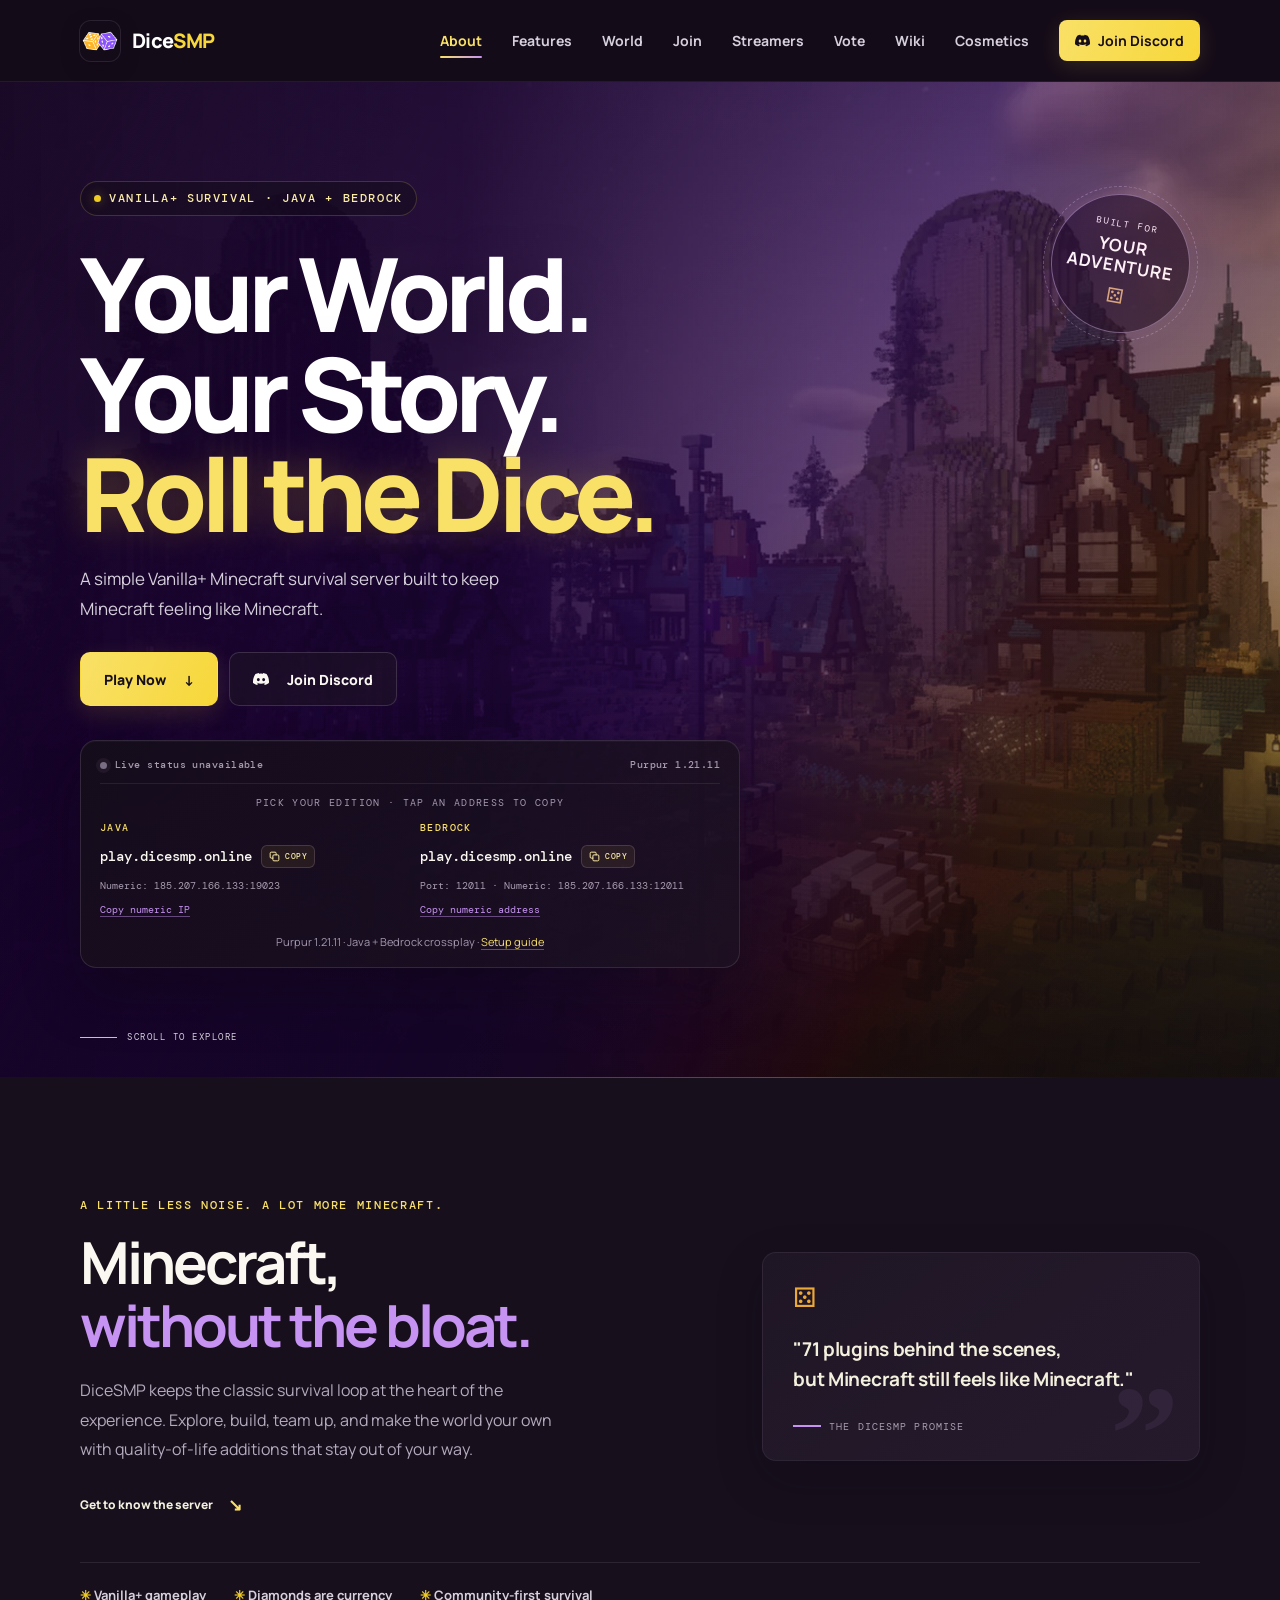
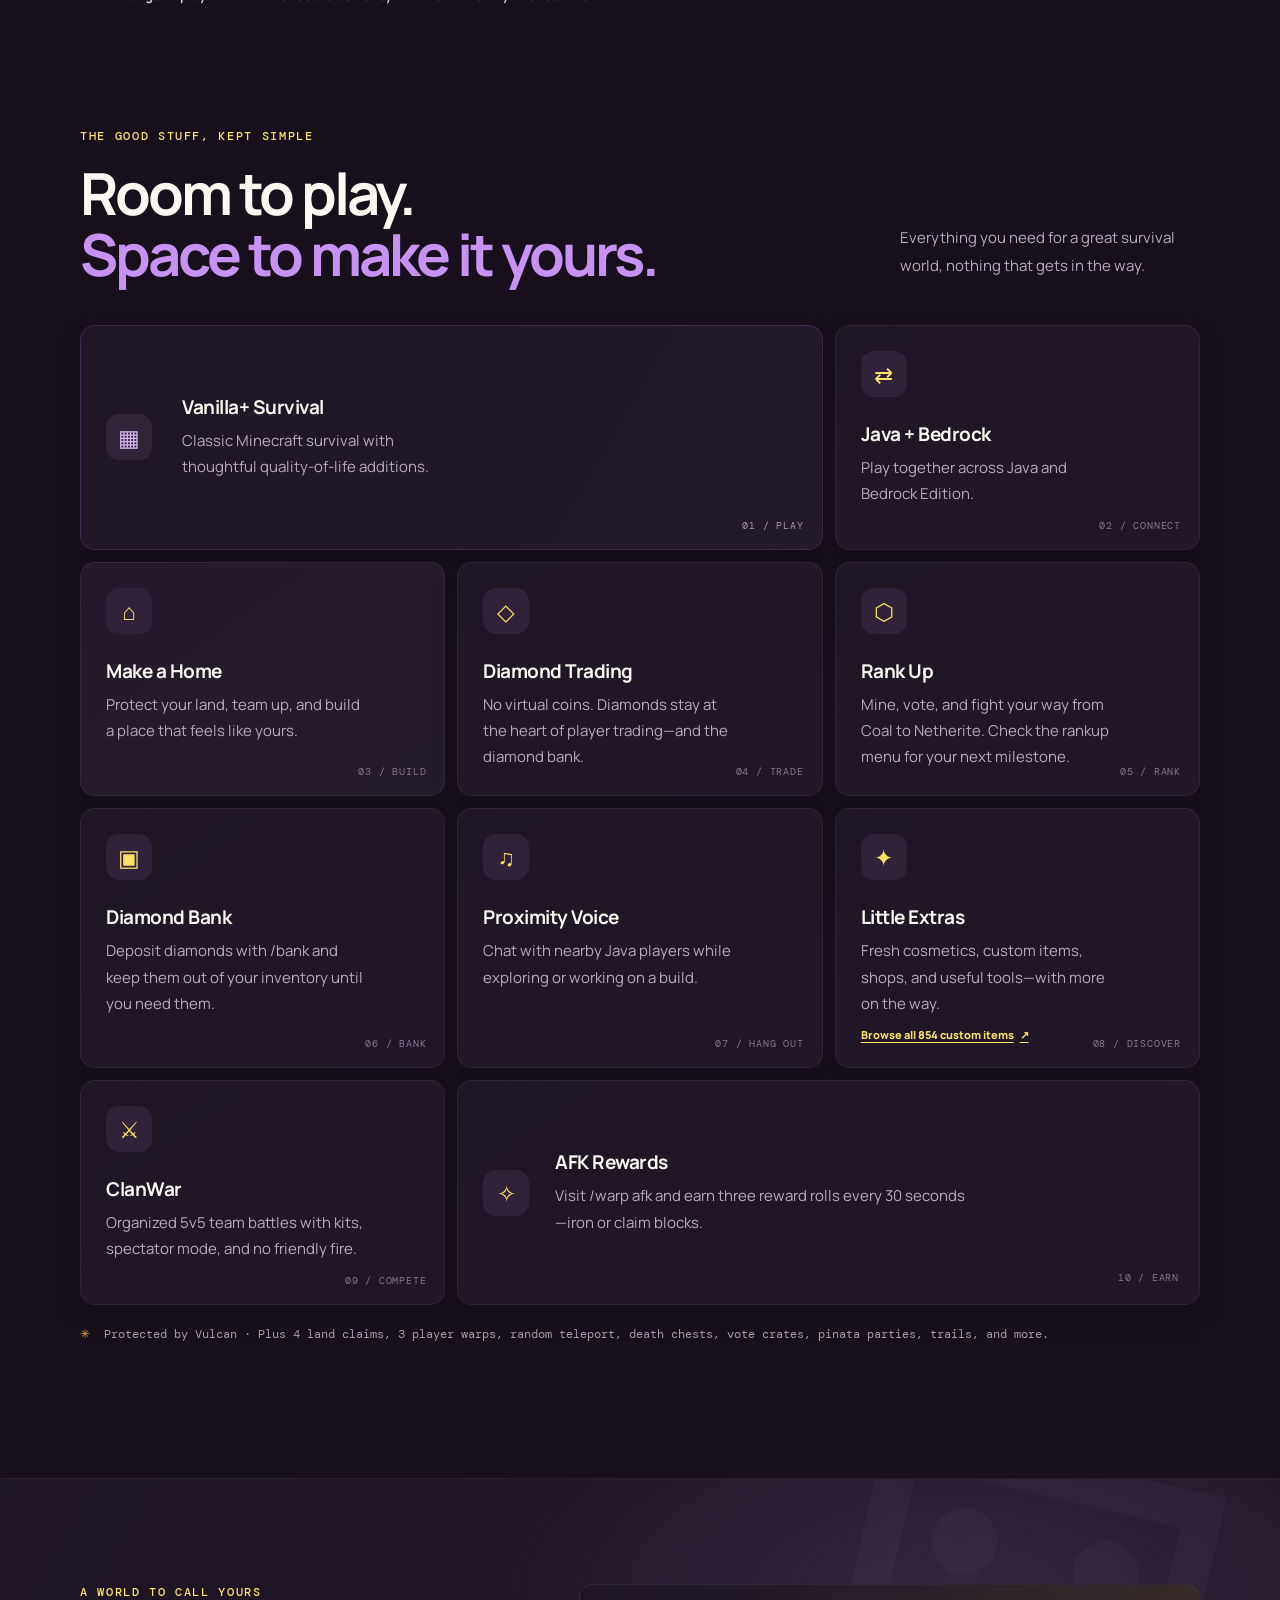
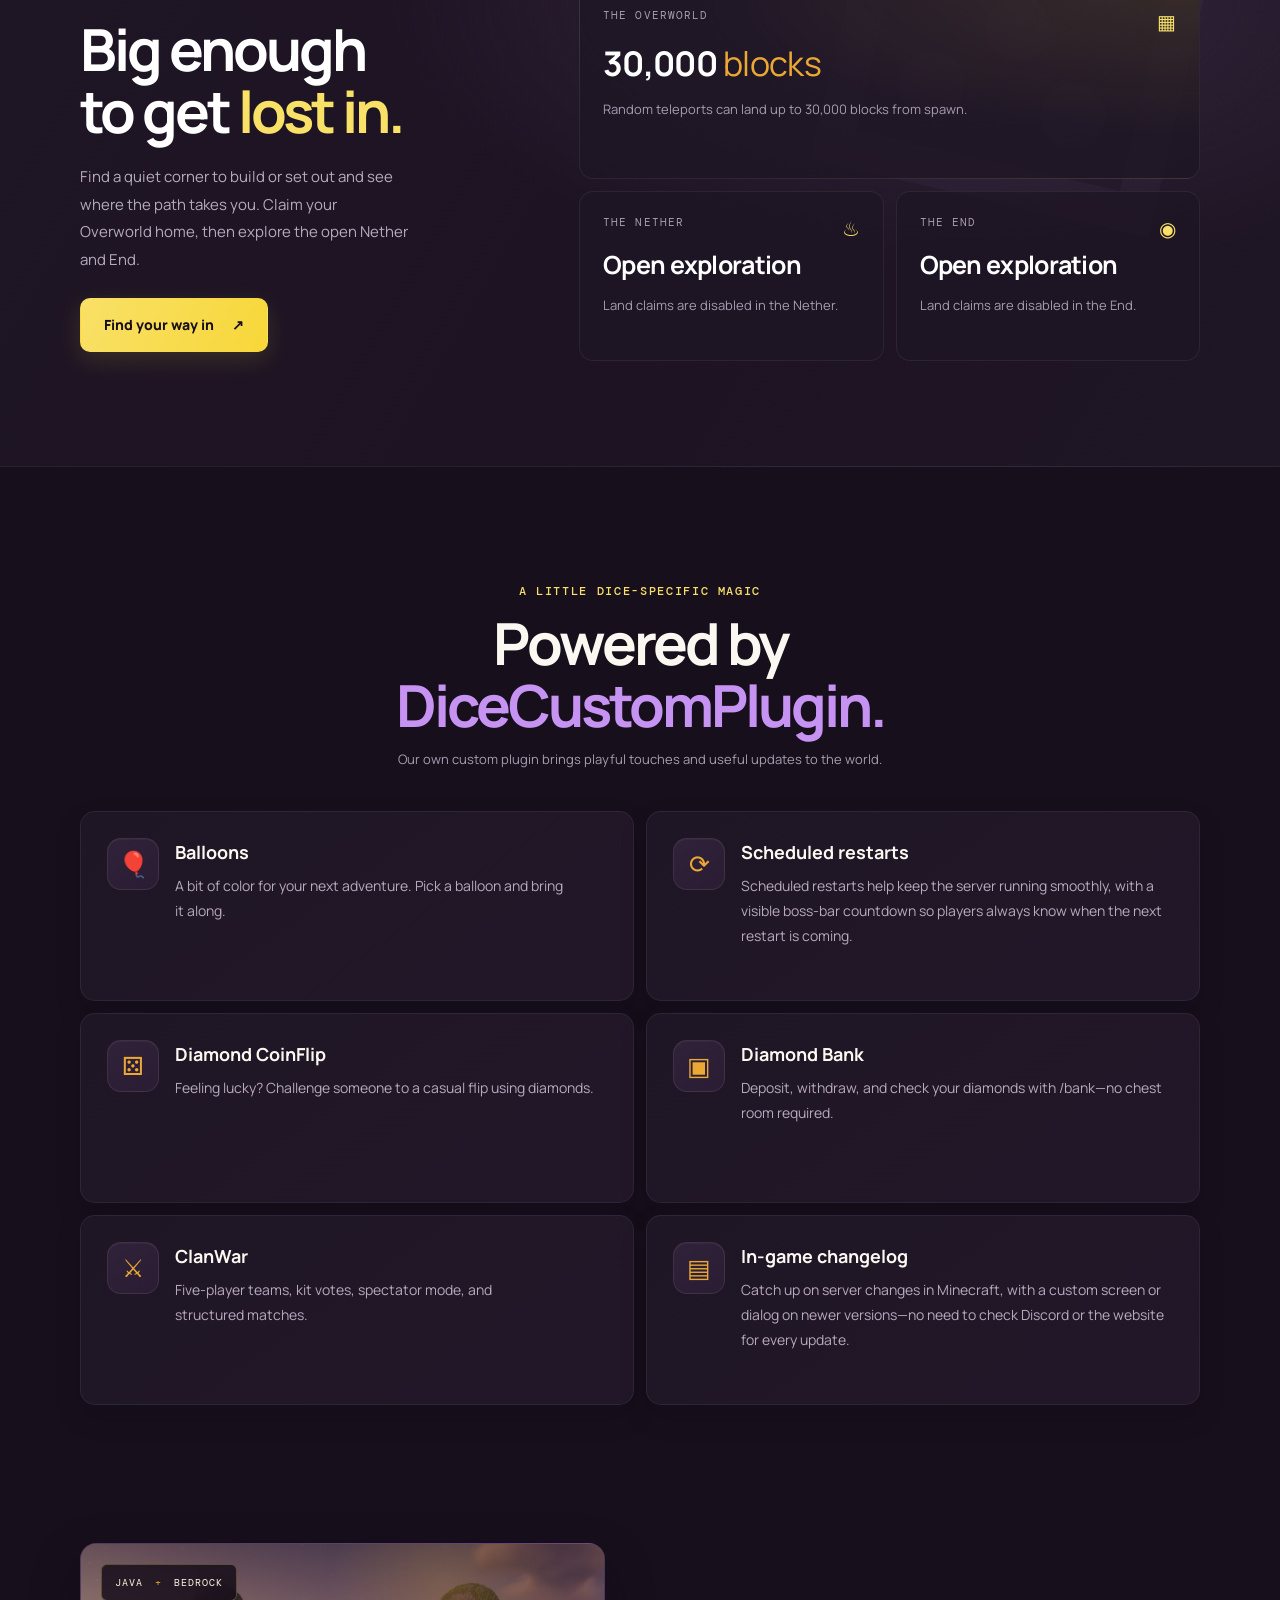
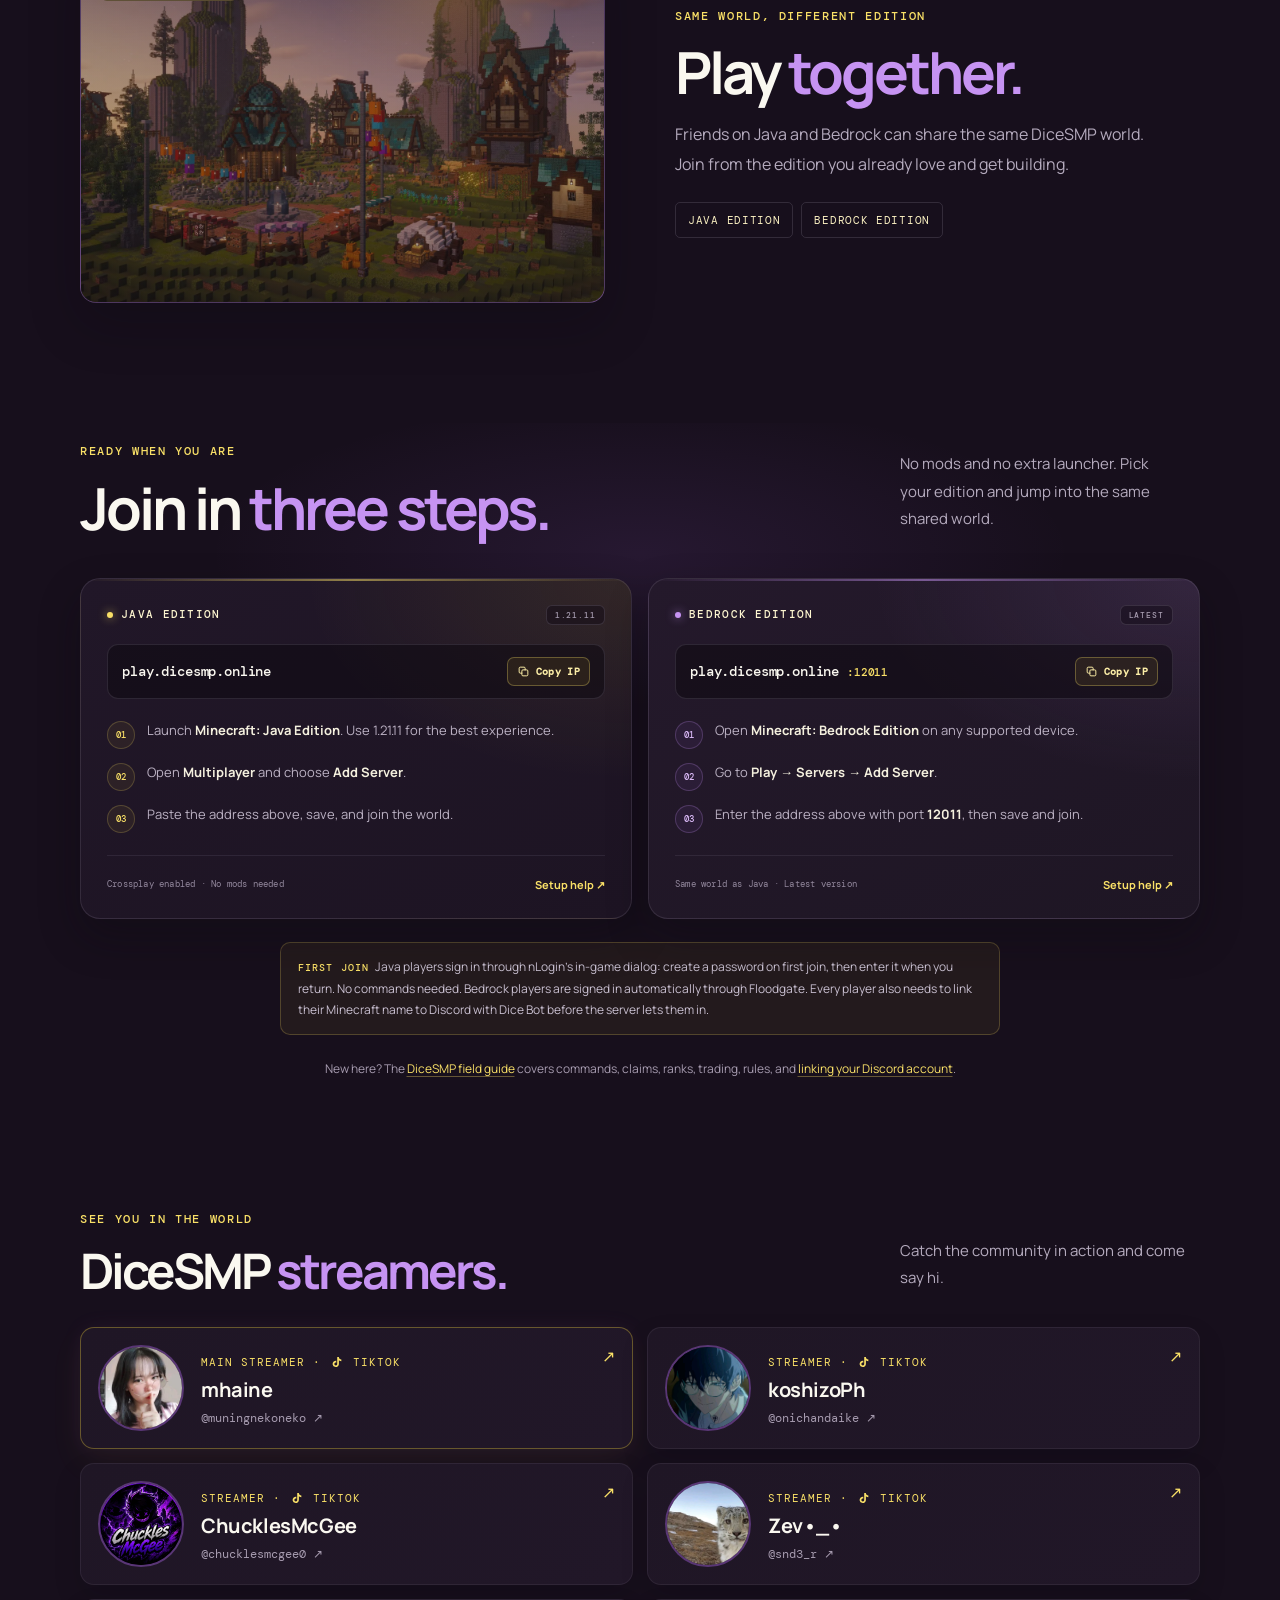
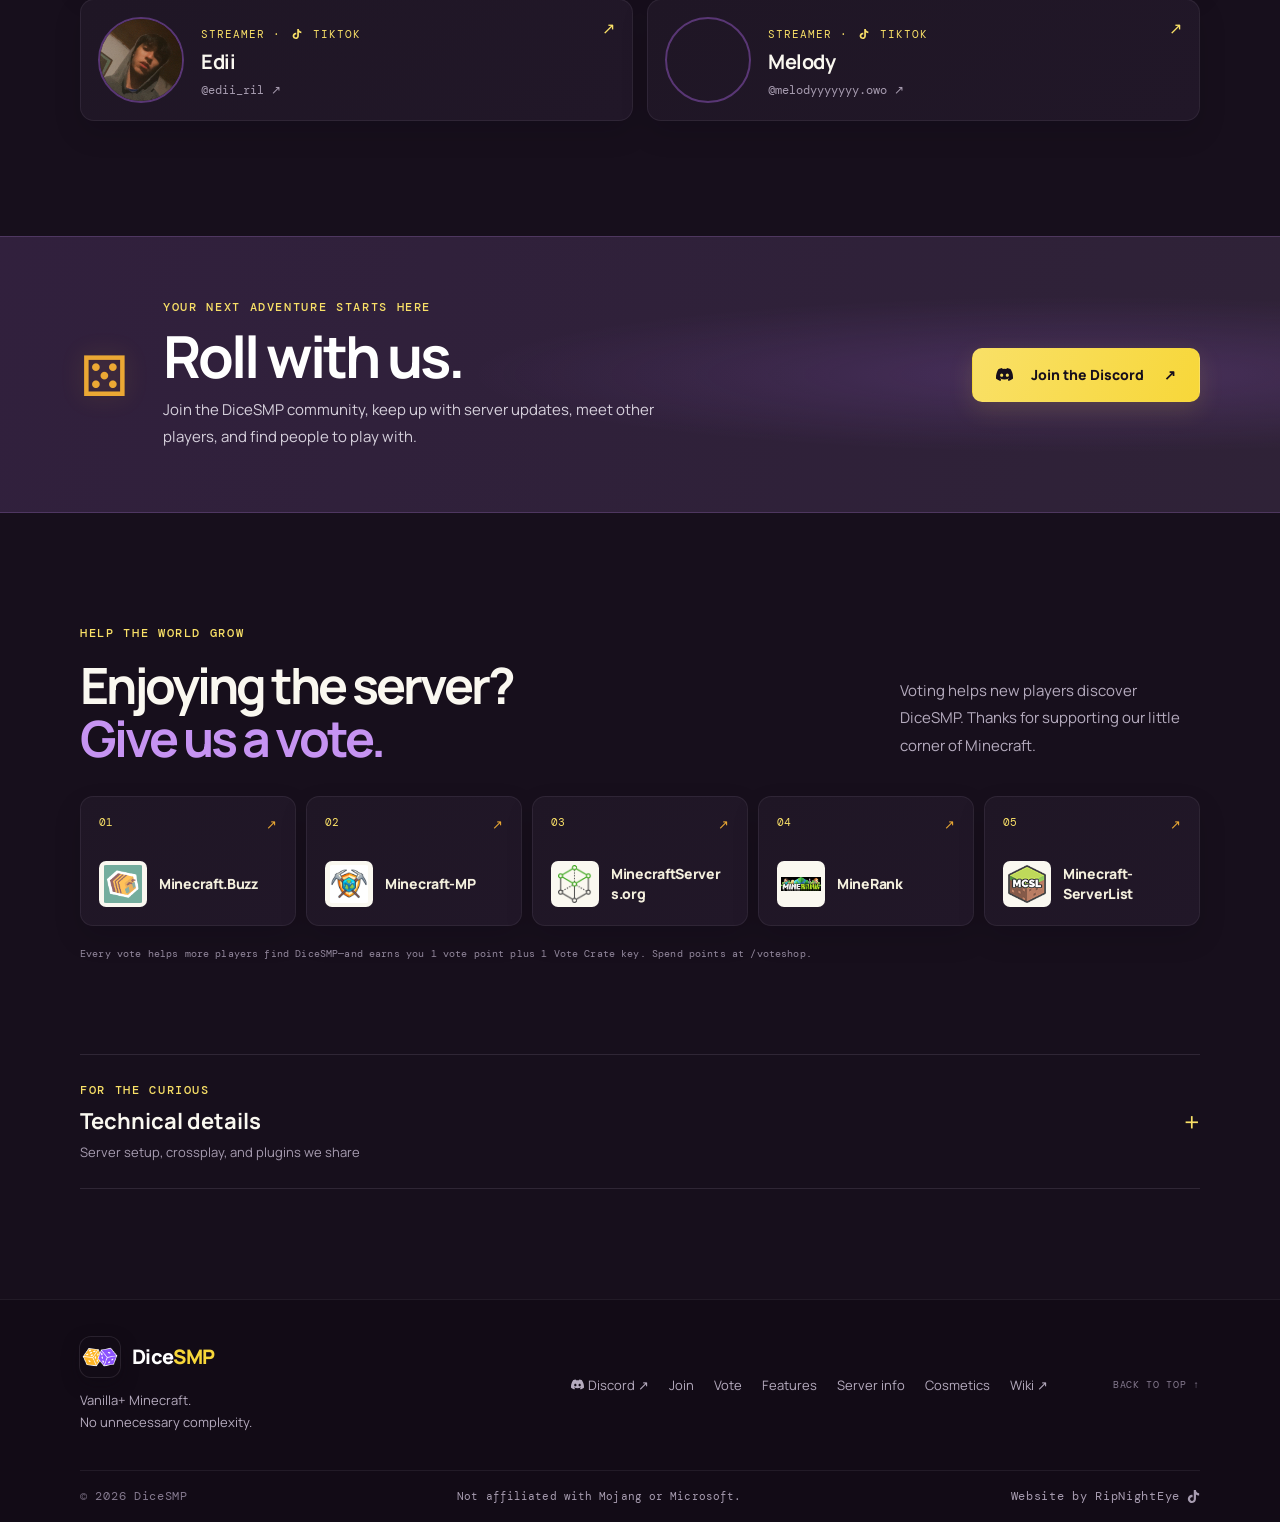
<file: index.html>
<!DOCTYPE html>
<html lang="en">
<head>
  <meta charset="utf-8">
  <meta name="viewport" content="width=device-width, initial-scale=1">
  <meta name="theme-color" content="#170f1c">
  <meta name="color-scheme" content="dark">
  <meta name="description" content="DiceSMP is a community-focused Vanilla+ Minecraft survival server for Java and Bedrock. Explore, build, trade with diamonds, and roll the dice.">
  <meta name="author" content="DiceSMP">
  <meta name="referrer" content="strict-origin-when-cross-origin">
  <title>DiceSMP — Vanilla+ Minecraft Server | Java &amp; Bedrock</title>

  <meta property="og:type" content="website">
  <meta property="og:site_name" content="DiceSMP">
  <meta property="og:title" content="DiceSMP — Your World. Your Story.">
  <meta property="og:description" content="A community-focused Vanilla+ Minecraft survival server for Java and Bedrock. Roll the dice and make the world yours.">
  <meta property="og:locale" content="en_US">
  <meta property="og:url" content="https://web.dicesmp.online/">
  <meta property="og:image" content="https://web.dicesmp.online/Logo/dicesmp-banner.jpg">
  <meta property="og:image:width" content="1195">
  <meta property="og:image:height" content="312">
  <meta property="og:image:alt" content="DiceSMP logo over a Minecraft village at sunset">
  <meta name="twitter:card" content="summary_large_image">
  <meta name="twitter:title" content="DiceSMP — Your World. Your Story.">
  <meta name="twitter:description" content="A community-focused Vanilla+ Minecraft survival server for Java and Bedrock. Roll the dice and make the world yours.">
  <meta name="twitter:image" content="https://web.dicesmp.online/Logo/dicesmp-banner.jpg">
  <meta name="twitter:image:alt" content="DiceSMP logo over a Minecraft village at sunset">

  <link rel="canonical" href="https://web.dicesmp.online/">
  <link rel="icon" type="image/png" sizes="64x64" href="Logo/favicon.png">
  <link rel="apple-touch-icon" href="Logo/apple-touch-icon.png">
  <link rel="manifest" href="site.webmanifest">
  <link rel="preload" as="image" href="Logo/dicesmp-hero.webp" type="image/webp" fetchpriority="high">
  <link rel="preload" as="font" href="fonts/manrope-latin-var.woff2" type="font/woff2" crossorigin>
  <link rel="preload" as="font" href="fonts/dm-mono-400-latin.woff2" type="font/woff2" crossorigin>
  <link rel="preload" as="font" href="fonts/dm-mono-500-latin.woff2" type="font/woff2" crossorigin>
  <link rel="dns-prefetch" href="//api.mcsrvstat.us">
  <link rel="stylesheet" href="styles.css">
  <link rel="stylesheet" href="upgrade.css">
  <script src="script.js" defer></script>
  <noscript>
    <style>
      .page-loader { display: none !important; }
      .will-reveal { opacity: 1 !important; transform: none !important; }
      .to-top, .scroll-progress, .server-status { display: none !important; }
      @media (max-width: 820px) {
        .site-header { height: auto; min-height: var(--header-h); padding-block: 12px; flex-wrap: wrap; }
        .menu-toggle { display: none !important; }
        .nav-links {
          position: static !important;
          display: flex !important;
          flex-direction: row !important;
          flex-wrap: wrap;
          align-items: center;
          gap: 2px 16px;
          width: 100%;
          max-height: none !important;
          padding: 8px 0 0 !important;
          overflow: visible !important;
          background: transparent !important;
          border: 0 !important;
          box-shadow: none !important;
          opacity: 1 !important;
          visibility: visible !important;
          transform: none !important;
          pointer-events: auto !important;
        }
        .nav-links > a { padding: 6px 0 !important; border: 0 !important; font-size: 13px !important; }
        .nav-links .nav-cta { margin: 0 !important; padding: 8px 12px !important; }
      }
    </style>
  </noscript>

  <script type="application/ld+json">
  {
    "@context": "https://schema.org",
    "@type": "Organization",
    "name": "DiceSMP",
    "url": "https://web.dicesmp.online/",
    "logo": "https://web.dicesmp.online/Logo/icon-512.png",
    "description": "A community-focused Vanilla+ Minecraft survival server for Java and Bedrock.",
    "sameAs": [
      "https://dsc.gg/dicesmp",
      "https://www.tiktok.com/@muningnekoneko"
    ]
  }
  </script>
</head>
<body id="top">
  <a class="skip-link" href="#main">Skip to content</a>

  <svg class="icon-sprite" aria-hidden="true" focusable="false" xmlns="http://www.w3.org/2000/svg">
    <symbol id="icon-discord" viewBox="0 0 24 24">
      <path d="M20.317 4.37a19.79 19.79 0 0 0-4.885-1.515.074.074 0 0 0-.078.037c-.211.375-.445.865-.609 1.25a18.27 18.27 0 0 0-5.487 0c-.164-.394-.406-.875-.618-1.25a.077.077 0 0 0-.078-.037 19.736 19.736 0 0 0-4.885 1.515.07.07 0 0 0-.032.028C.533 9.046-.319 13.58.1 18.058a.082.082 0 0 0 .031.056c2.053 1.508 4.041 2.423 5.993 3.03a.078.078 0 0 0 .084-.028c.462-.63.873-1.295 1.226-1.994a.076.076 0 0 0-.041-.106c-.653-.248-1.275-.55-1.873-.892a.077.077 0 0 1-.008-.128c.126-.094.252-.192.372-.291a.074.074 0 0 1 .078-.011c3.928 1.793 8.18 1.793 12.061 0a.074.074 0 0 1 .079.01c.12.099.246.198.373.292a.077.077 0 0 1-.007.128c-.598.35-1.22.652-1.873.892a.077.077 0 0 0-.04.107c.36.698.772 1.363 1.225 1.993a.076.076 0 0 0 .084.029c1.961-.607 3.95-1.522 6.002-3.03a.077.077 0 0 0 .032-.055c.5-5.177-.838-9.674-3.549-13.66a.061.061 0 0 0-.031-.029ZM8.02 15.331c-1.183 0-2.157-1.086-2.157-2.419s.956-2.419 2.157-2.419c1.211 0 2.176 1.096 2.157 2.419 0 1.333-.956 2.419-2.157 2.419Zm7.975 0c-1.183 0-2.157-1.086-2.157-2.419s.955-2.419 2.157-2.419c1.21 0 2.175 1.096 2.156 2.419 0 1.333-.946 2.419-2.156 2.419Z"/>
    </symbol>
    <symbol id="icon-tiktok" viewBox="0 0 24 24">
      <path d="M12.525.02c1.31-.02 2.61-.01 3.91-.02.08 1.53.63 3.09 1.75 4.17 1.12 1.11 2.7 1.62 4.24 1.79v4.03c-1.44-.05-2.89-.35-4.2-.97a11.3 11.3 0 0 1-1.62-.93c-.01 2.92.01 5.84-.02 8.75-.08 1.4-.54 2.79-1.35 3.94-1.31 1.92-3.58 3.17-5.91 3.21-1.43.08-2.86-.31-4.08-1.03-2.02-1.19-3.44-3.37-3.65-5.71-.02-.5-.03-1-.01-1.49.18-1.9 1.12-3.72 2.58-4.96 1.66-1.44 3.98-2.13 6.15-1.72.02 1.48-.04 2.96-.04 4.44-.99-.32-2.15-.23-3.02.37-.63.41-1.11 1.04-1.36 1.75-.21.51-.15 1.07-.14 1.61.24 1.64 1.82 3.02 3.5 2.87 1.12-.01 2.19-.66 2.77-1.61.19-.33.4-.67.41-1.06.1-1.79.06-3.57.07-5.36.01-4.03-.01-8.05.02-12.07Z"/>
    </symbol>
    <symbol id="icon-copy" viewBox="0 0 24 24">
      <rect x="9" y="9" width="11" height="11" rx="2" fill="none" stroke="currentColor" stroke-width="1.8"/>
      <path d="M15 9V6a2 2 0 0 0-2-2H6a2 2 0 0 0-2 2v7a2 2 0 0 0 2 2h3" fill="none" stroke="currentColor" stroke-width="1.8" stroke-linecap="round"/>
    </symbol>
    <symbol id="icon-check" viewBox="0 0 24 24">
      <path d="m5 12 4.5 4.5L19 7" fill="none" stroke="currentColor" stroke-width="2.2" stroke-linecap="round" stroke-linejoin="round"/>
    </symbol>
    <symbol id="icon-arrow-up" viewBox="0 0 24 24">
      <path d="M12 19V5m0 0-6 6m6-6 6 6" fill="none" stroke="currentColor" stroke-width="2" stroke-linecap="round" stroke-linejoin="round"/>
    </symbol>
  </svg>

  <div class="page-loader" id="pageLoader" aria-hidden="true">
    <div class="loader-emblem">
      <svg viewBox="0 0 64 64" role="presentation" aria-hidden="true">
        <path class="sprout-stem" d="M32 43V25"/>
        <path class="sprout-leaf sprout-leaf-left" d="M31 31C18 31 15 23 16 15c9 0 17 3 17 14"/>
        <path class="sprout-leaf sprout-leaf-right" d="M33 27c1-11 8-15 17-15 1 9-3 16-17 19"/>
        <path class="sprout-dice" d="m32 41 15 7-15 8-15-8 15-7Z"/>
        <path class="sprout-dice-side" d="M17 48v-8l15-8 15 8v8"/>
        <circle cx="26" cy="44" r="1.4"/><circle cx="38" cy="50" r="1.4"/><circle cx="37" cy="41" r="1.4"/>
      </svg>
      <span>Growing your next adventure…</span>
    </div>
  </div>

  <div class="scroll-progress" aria-hidden="true"><span data-scroll-progress></span></div>

  <header class="site-header" data-header>
    <a class="brand" href="#home" aria-label="DiceSMP home">
      <img src="Logo/dicesmp-logo.webp" alt="" width="40" height="40">
      <span>Dice<span class="brand-accent">SMP</span></span>
    </a>
    <button class="menu-toggle" type="button" aria-label="Open navigation" aria-expanded="false" aria-controls="primary-navigation">
      <span></span><span></span>
    </button>
    <nav class="nav-links" id="primary-navigation" aria-label="Main navigation">
      <a href="#about">About</a>
      <a href="#features">Features</a>
      <a href="#world">World</a>
      <a href="#join">Join</a>
      <a href="#streamers">Streamers</a>
      <a href="#vote">Vote</a>
      <a href="/wiki">Wiki</a>
      <a href="/cosmetics">Cosmetics</a>
      <a class="nav-cta" href="https://dsc.gg/dicesmp" target="_blank" rel="noopener noreferrer">
        <svg class="icon" aria-hidden="true"><use href="#icon-discord"></use></svg> Join Discord
      </a>
    </nav>
  </header>
  <button class="nav-scrim" type="button" tabindex="-1" aria-hidden="true" data-nav-close hidden></button>

  <main id="main">
    <section class="hero" id="home">
      <picture class="hero-art" aria-hidden="true">
        <source srcset="Logo/dicesmp-hero.webp" type="image/webp">
        <img src="Logo/dicesmp-hero.jpg" alt="" width="1920" height="1080" fetchpriority="high" decoding="async">
      </picture>
      <div class="hero-shade" aria-hidden="true"></div>
      <div class="particle-field" aria-hidden="true"></div>
      <div class="hero-content">
        <div class="eyebrow"><span class="status-dot" aria-hidden="true"></span> VANILLA+ SURVIVAL · JAVA + BEDROCK</div>
        <h1>Your World.<br>Your Story.<br><span>Roll the Dice.</span></h1>
        <p>A simple Vanilla+ Minecraft survival server built to keep Minecraft feeling like Minecraft.</p>
        <div class="hero-actions">
          <a class="button button-primary" href="#join">Play Now <span aria-hidden="true">↓</span></a>
          <a class="button button-glass" href="https://dsc.gg/dicesmp" target="_blank" rel="noopener noreferrer">
            <svg class="icon" aria-hidden="true"><use href="#icon-discord"></use></svg> Join Discord
          </a>
        </div>
        <div class="server-address" id="server-info">
          <div class="server-meta">
            <span class="server-status" data-server-status data-state="checking" role="status">
              <span class="status-beacon" aria-hidden="true"></span>
              <span data-status-text>Checking live status…</span>
            </span>
            <span class="server-version" data-server-version>Purpur 1.21.11</span>
          </div>
          <span class="address-label">PICK YOUR EDITION · TAP AN ADDRESS TO COPY</span>
          <div class="server-endpoints">
            <div class="server-endpoint">
              <span class="endpoint-edition">JAVA</span>
              <button class="copy-address" type="button" data-copy="play.dicesmp.online">
                <span>play.dicesmp.online</span>
                <span class="copy-affordance" aria-hidden="true">
                  <svg class="icon copy-glyph"><use href="#icon-copy"></use></svg><span class="copy-affordance-text">Copy</span>
                </span>
              </button>
              <span class="endpoint-alt">Numeric: 185.207.166.133:19023</span>
              <button class="copy-numeric" type="button" data-copy="185.207.166.133:19023">Copy numeric IP</button>
            </div>
            <div class="server-endpoint">
              <span class="endpoint-edition">BEDROCK</span>
              <button class="copy-address" type="button" data-copy="play.dicesmp.online">
                <span>play.dicesmp.online</span>
                <span class="copy-affordance" aria-hidden="true">
                  <svg class="icon copy-glyph"><use href="#icon-copy"></use></svg><span class="copy-affordance-text">Copy</span>
                </span>
              </button>
              <span class="endpoint-alt">Port: 12011 · Numeric: 185.207.166.133:12011</span>
              <button class="copy-numeric" type="button" data-copy="185.207.166.133:12011">Copy numeric address</button>
            </div>
          </div>
          <span class="address-note">Purpur 1.21.11 · Java + Bedrock crossplay · <a href="#join">Setup guide</a></span>
        </div>
      </div>
      <div class="hero-stamp" aria-hidden="true"><span>BUILT FOR</span><strong>YOUR<br>ADVENTURE</strong><span class="stamp-die">⚄</span></div>
      <a class="scroll-cue" href="#about"><span></span> SCROLL TO EXPLORE</a>
    </section>

    <section class="intro section-wrap" id="about">
      <div class="intro-copy">
        <div class="eyebrow eyebrow-dark">A LITTLE LESS NOISE. A LOT MORE MINECRAFT.</div>
        <h2>Minecraft,<br><span>without the bloat.</span></h2>
        <p>DiceSMP keeps the classic survival loop at the heart of the experience. Explore, build, team up, and make the world your own with quality-of-life additions that stay out of your way.</p>
        <a class="text-link" href="#features">Get to know the server <span aria-hidden="true">↘</span></a>
      </div>
      <div class="intro-note">
        <span class="note-dice" aria-hidden="true">⚄</span>
        <p>"71 plugins behind the scenes,<br>but Minecraft still feels like Minecraft."</p>
        <span class="note-line" aria-hidden="true"></span><small>THE DICESMP PROMISE</small>
      </div>
      <div class="intro-tags"><span>✳ Vanilla+ gameplay</span><span>✳ Diamonds are currency</span><span>✳ Community-first survival</span></div>
    </section>

    <section class="features-section section-wrap" id="features">
      <div class="section-heading">
        <div><div class="eyebrow">THE GOOD STUFF, KEPT SIMPLE</div><h2>Room to play.<br><span>Space to make it yours.</span></h2></div>
        <p>Everything you need for a great survival world, nothing that gets in the way.</p>
      </div>
      <div class="feature-grid">
        <article class="feature-card feature-large">
          <span class="feature-icon" aria-hidden="true">▦</span>
          <div><h3>Vanilla+ Survival</h3><p>Classic Minecraft survival with thoughtful quality-of-life additions.</p></div>
          <span class="card-index" aria-hidden="true">01 / PLAY</span>
        </article>
        <article class="feature-card">
          <span class="feature-icon" aria-hidden="true">⇄</span>
          <h3>Java + Bedrock</h3><p>Play together across Java and Bedrock Edition.</p>
          <span class="card-index" aria-hidden="true">02 / CONNECT</span>
        </article>
        <article class="feature-card feature-green">
          <span class="feature-icon" aria-hidden="true">⌂</span>
          <h3>Make a Home</h3><p>Protect your land, team up, and build a place that feels like yours.</p>
          <span class="card-index" aria-hidden="true">03 / BUILD</span>
        </article>
        <article class="feature-card">
          <span class="feature-icon" aria-hidden="true">◇</span>
          <h3>Diamond Trading</h3><p>No virtual coins. Diamonds stay at the heart of player trading—and the diamond bank.</p>
          <span class="card-index" aria-hidden="true">04 / TRADE</span>
        </article>
        <article class="feature-card">
          <span class="feature-icon" aria-hidden="true">⬡</span>
          <h3>Rank Up</h3><p>Mine, vote, and fight your way from Coal to Netherite. Check the rankup menu for your next milestone.</p>
          <span class="card-index" aria-hidden="true">05 / RANK</span>
        </article>
        <article class="feature-card">
          <span class="feature-icon" aria-hidden="true">▣</span>
          <h3>Diamond Bank</h3><p>Deposit diamonds with /bank and keep them out of your inventory until you need them.</p>
          <span class="card-index" aria-hidden="true">06 / BANK</span>
        </article>
        <article class="feature-card">
          <span class="feature-icon" aria-hidden="true">♫</span>
          <h3>Proximity Voice</h3><p>Chat with nearby Java players while exploring or working on a build.</p>
          <span class="card-index" aria-hidden="true">07 / HANG OUT</span>
        </article>
        <article class="feature-card">
          <span class="feature-icon" aria-hidden="true">✦</span>
          <h3>Little Extras</h3><p>Fresh cosmetics, custom items, shops, and useful tools—with more on the way.</p>
          <a class="card-link" href="/cosmetics">Browse all 854 custom items <span aria-hidden="true">↗</span></a>
          <span class="card-index" aria-hidden="true">08 / DISCOVER</span>
        </article>
        <article class="feature-card">
          <span class="feature-icon" aria-hidden="true">⚔</span>
          <h3>ClanWar</h3><p>Organized 5v5 team battles with kits, spectator mode, and no friendly fire.</p>
          <span class="card-index" aria-hidden="true">09 / COMPETE</span>
        </article>
        <article class="feature-card feature-wide">
          <span class="feature-icon" aria-hidden="true">✧</span>
          <div><h3>AFK Rewards</h3><p>Visit /warp afk and earn three reward rolls every 30 seconds—iron or claim blocks.</p></div>
          <span class="card-index" aria-hidden="true">10 / EARN</span>
        </article>
      </div>
      <p class="features-footnote"><span aria-hidden="true">✳</span> Protected by Vulcan · Plus 4 land claims, 3 player warps, random teleport, death chests, vote crates, pinata parties, trails, and more.</p>
    </section>

    <section class="world-section" id="world">
      <div class="world-inner section-wrap">
        <div class="world-copy">
          <div class="eyebrow">A WORLD TO CALL YOURS</div>
          <h2>Big enough<br>to get <span>lost in.</span></h2>
          <p>Find a quiet corner to build or set out and see where the path takes you. Claim your Overworld home, then explore the open Nether and End.</p>
          <a class="button button-primary" href="#join">Find your way in <span aria-hidden="true">↗</span></a>
        </div>
        <div class="world-stats">
          <article><span class="world-glyph" aria-hidden="true">▦</span><small>THE OVERWORLD</small><strong>30,000 <i>blocks</i></strong><p>Random teleports can land up to 30,000 blocks from spawn.</p></article>
          <article><span class="world-glyph" aria-hidden="true">♨</span><small>THE NETHER</small><strong>Open exploration</strong><p>Land claims are disabled in the Nether.</p></article>
          <article><span class="world-glyph" aria-hidden="true">◉</span><small>THE END</small><strong>Open exploration</strong><p>Land claims are disabled in the End.</p></article>
        </div>
      </div>
    </section>

    <section class="custom-section section-wrap">
      <div class="custom-head">
        <div class="eyebrow eyebrow-dark">A LITTLE DICE-SPECIFIC MAGIC</div>
        <h2>Powered by <span>DiceCustomPlugin.</span></h2>
        <p>Our own custom plugin brings playful touches and useful updates to the world.</p>
      </div>
      <div class="custom-grid">
        <article><span class="custom-emoji" aria-hidden="true">🎈</span><div><h3>Balloons</h3><p>A bit of color for your next adventure. Pick a balloon and bring it along.</p></div></article>
        <article><span class="custom-emoji" aria-hidden="true">⟳</span><div><h3>Scheduled restarts</h3><p>Scheduled restarts help keep the server running smoothly, with a visible boss-bar countdown so players always know when the next restart is coming.</p></div></article>
        <article><span class="custom-emoji" aria-hidden="true">⚄</span><div><h3>Diamond CoinFlip</h3><p>Feeling lucky? Challenge someone to a casual flip using diamonds.</p></div></article>
        <article><span class="custom-emoji" aria-hidden="true">▣</span><div><h3>Diamond Bank</h3><p>Deposit, withdraw, and check your diamonds with /bank—no chest room required.</p></div></article>
        <article><span class="custom-emoji" aria-hidden="true">⚔</span><div><h3>ClanWar</h3><p>Five-player teams, kit votes, spectator mode, and structured matches.</p></div></article>
        <article><span class="custom-emoji" aria-hidden="true">▤</span><div><h3>In-game changelog</h3><p>Catch up on server changes in Minecraft, with a custom screen or dialog on newer versions—no need to check Discord or the website for every update.</p></div></article>
      </div>
    </section>

    <section class="crossplay section-wrap">
      <div class="crossplay-art">
        <img class="crossplay-spawn" src="Pictures/spawn.webp" alt="DiceSMP spawn town at dusk" width="1600" height="900" loading="lazy" decoding="async">
        <div class="crossplay-badge">JAVA <span>+</span> BEDROCK</div>
      </div>
      <div class="crossplay-copy">
        <div class="eyebrow eyebrow-dark">SAME WORLD, DIFFERENT EDITION</div>
        <h2>Play <span>together.</span></h2>
        <p>Friends on Java and Bedrock can share the same DiceSMP world. Join from the edition you already love and get building.</p>
        <div class="edition-tags"><span>JAVA EDITION</span><span>BEDROCK EDITION</span></div>
      </div>
    </section>

    <section class="join-section section-wrap" id="join">
      <div class="section-heading">
        <div><div class="eyebrow eyebrow-dark">READY WHEN YOU ARE</div><h2>Join in <span>three steps.</span></h2></div>
        <p>No mods and no extra launcher. Pick your edition and jump into the same shared world.</p>
      </div>
      <div class="join-grid">
        <article class="join-card">
          <div class="join-card-head">
            <span class="join-edition"><span class="join-dot" aria-hidden="true"></span> JAVA EDITION</span>
            <span class="join-badge">1.21.11</span>
          </div>
          <div class="join-address">
            <span class="join-host">play.dicesmp.online</span>
            <button class="join-copy" type="button" data-copy="play.dicesmp.online" aria-label="Copy IP — Java server address play.dicesmp.online">
              <svg class="icon copy-glyph" aria-hidden="true"><use href="#icon-copy"></use></svg> Copy IP
            </button>
          </div>
          <ol class="join-steps">
            <li><span class="step-number" aria-hidden="true">01</span><span>Launch <strong>Minecraft: Java Edition</strong>. Use 1.21.11 for the best experience.</span></li>
            <li><span class="step-number" aria-hidden="true">02</span><span>Open <strong>Multiplayer</strong> and choose <strong>Add Server</strong>.</span></li>
            <li><span class="step-number" aria-hidden="true">03</span><span>Paste the address above, save, and join the world.</span></li>
          </ol>
          <div class="join-card-foot">
            <span class="join-foot-note">Crossplay enabled · No mods needed</span>
            <a class="join-help-link" href="/wiki#getting-started">Setup help ↗</a>
          </div>
        </article>
        <article class="join-card join-card-bedrock">
          <div class="join-card-head">
            <span class="join-edition"><span class="join-dot" aria-hidden="true"></span> BEDROCK EDITION</span>
            <span class="join-badge">LATEST</span>
          </div>
          <div class="join-address">
            <span class="join-host">play.dicesmp.online <small>:12011</small></span>
            <button class="join-copy" type="button" data-copy="play.dicesmp.online" aria-label="Copy IP — Bedrock server address play.dicesmp.online">
              <svg class="icon copy-glyph" aria-hidden="true"><use href="#icon-copy"></use></svg> Copy IP
            </button>
          </div>
          <ol class="join-steps">
            <li><span class="step-number" aria-hidden="true">01</span><span>Open <strong>Minecraft: Bedrock Edition</strong> on any supported device.</span></li>
            <li><span class="step-number" aria-hidden="true">02</span><span>Go to <strong>Play → Servers → Add Server</strong>.</span></li>
            <li><span class="step-number" aria-hidden="true">03</span><span>Enter the address above with port <strong>12011</strong>, then save and join.</span></li>
          </ol>
          <div class="join-card-foot">
            <span class="join-foot-note">Same world as Java · Latest version</span>
            <a class="join-help-link" href="/wiki#getting-started">Setup help ↗</a>
          </div>
        </article>
      </div>
      <p class="join-auth"><strong>FIRST JOIN</strong> Java players sign in through nLogin's in-game dialog: create a password on first join, then enter it when you return. No commands needed. Bedrock players are signed in automatically through Floodgate. Every player also needs to link their Minecraft name to Discord with Dice Bot before the server lets them in.</p>
      <p class="join-note">New here? The <a href="/wiki">DiceSMP field guide</a> covers commands, claims, ranks, trading, rules, and <a href="/wiki#link-discord">linking your Discord account</a>.</p>
    </section>

    <section class="streamers section-wrap" id="streamers">
      <div class="section-heading">
        <div><div class="eyebrow eyebrow-dark">SEE YOU IN THE WORLD</div><h2>DiceSMP <span>streamers.</span></h2></div>
        <p>Catch the community in action and come say hi.</p>
      </div>
      <div class="streamer-grid">
        <a class="streamer-card streamer-featured" href="https://www.tiktok.com/@muningnekoneko" target="_blank" rel="noopener noreferrer">
          <img src="Streamer PFP/mhaine.webp" alt="mhaine profile picture" width="86" height="86" loading="lazy" decoding="async">
          <div class="streamer-meta"><small>MAIN STREAMER · <svg class="icon" aria-hidden="true"><use href="#icon-tiktok"></use></svg> TIKTOK</small><h3>mhaine</h3><span>@muningnekoneko ↗</span></div>
          <span class="streamer-arrow" aria-hidden="true">↗</span>
        </a>
        <a class="streamer-card" href="https://www.tiktok.com/@onichandaike" target="_blank" rel="noopener noreferrer">
          <img src="Streamer PFP/koshizoPh.jpeg" alt="koshizoPh profile picture" width="86" height="86" loading="lazy" decoding="async">
          <div class="streamer-meta"><small>STREAMER · <svg class="icon" aria-hidden="true"><use href="#icon-tiktok"></use></svg> TIKTOK</small><h3>koshizoPh</h3><span>@onichandaike ↗</span></div>
          <span class="streamer-arrow" aria-hidden="true">↗</span>
        </a>
        <a class="streamer-card" href="https://www.tiktok.com/@chucklesmcgee0" target="_blank" rel="noopener noreferrer">
          <img src="Streamer PFP/ChucklesMcGee.jpeg" alt="ChucklesMcGee profile picture" width="86" height="86" loading="lazy" decoding="async">
          <div class="streamer-meta"><small>STREAMER · <svg class="icon" aria-hidden="true"><use href="#icon-tiktok"></use></svg> TIKTOK</small><h3>ChucklesMcGee</h3><span>@chucklesmcgee0 ↗</span></div>
          <span class="streamer-arrow" aria-hidden="true">↗</span>
        </a> 
        <a class="streamer-card" href="https://www.tiktok.com/@snd3_r" target="_blank" rel="noopener noreferrer">
          <img src="Streamer PFP/rev.webp" alt="Rev profile picture" width="86" height="86" loading="lazy" decoding="async">
          <div class="streamer-meta"><small>STREAMER · <svg class="icon" aria-hidden="true"><use href="#icon-tiktok"></use></svg> TIKTOK</small><h3>Zev•_•</h3><span>@snd3_r ↗</span></div>
          <span class="streamer-arrow" aria-hidden="true">↗</span>
        </a> 
        <a class="streamer-card" href="https://www.tiktok.com/@edii_ril" target="_blank" rel="noopener noreferrer">
          <img src="Streamer PFP/edii.jpeg" alt="Edii profile picture" width="86" height="86" loading="lazy" decoding="async">
          <div class="streamer-meta"><small>STREAMER · <svg class="icon" aria-hidden="true"><use href="#icon-tiktok"></use></svg> TIKTOK</small><h3>Edii</h3><span>@edii_ril ↗</span></div>
          <span class="streamer-arrow" aria-hidden="true">↗</span>
        </a>
        <a class="streamer-card" href="https://www.tiktok.com/@melodyyyyyyy.owo" target="_blank" rel="noopener noreferrer">
          <img src="Streamer PFP/melodyyyyyyy.jpeg" alt="Melody profile picture" width="86" height="86" loading="lazy" decoding="async">
          <div class="streamer-meta"><small>STREAMER · <svg class="icon" aria-hidden="true"><use href="#icon-tiktok"></use></svg> TIKTOK</small><h3>Melody</h3><span>@melodyyyyyyy.owo ↗</span></div>
          <span class="streamer-arrow" aria-hidden="true">↗</span>
        </a>
      </div>
    </section>

    <section class="discord-section">
      <div class="discord-inner section-wrap">
        <div class="discord-die" aria-hidden="true">⚄</div>
        <div>
          <div class="eyebrow">YOUR NEXT ADVENTURE STARTS HERE</div>
          <h2>Roll with us.</h2>
          <p>Join the DiceSMP community, keep up with server updates, meet other players, and find people to play with.</p>
          <p class="discord-live" data-discord-live hidden>
            <span class="discord-live-dot" aria-hidden="true"></span>
            <span data-discord-live-text></span>
          </p>
        </div>
        <a class="button button-light" href="https://dsc.gg/dicesmp" target="_blank" rel="noopener noreferrer">
          <svg class="icon" aria-hidden="true"><use href="#icon-discord"></use></svg> Join the Discord <span aria-hidden="true">↗</span>
        </a>
      </div>
    </section>

    <section class="vote-section section-wrap" id="vote">
      <div class="section-heading">
        <div><div class="eyebrow eyebrow-dark">HELP THE WORLD GROW</div><h2>Enjoying the server?<br><span>Give us a vote.</span></h2></div>
        <p>Voting helps new players discover DiceSMP. Thanks for supporting our little corner of Minecraft.</p>
      </div>
      <div class="vote-grid">
        <a class="vote-card" href="https://minecraft.buzz/vote/dicesmp" target="_blank" rel="noopener noreferrer" aria-label="Vote for DiceSMP on Minecraft.Buzz">
          <span class="vote-number" aria-hidden="true">01</span><span class="vote-brand"><img src="VoteSite%20Logo/MinecraftBuzz.png" alt="" width="48" height="46" loading="lazy" decoding="async"><span class="vote-site">Minecraft.Buzz</span></span><span class="vote-arrow" aria-hidden="true">↗</span>
        </a>
        <a class="vote-card" href="https://minecraft-mp.com/server/364216/vote/" target="_blank" rel="noopener noreferrer" aria-label="Vote for DiceSMP on Minecraft-MP">
          <span class="vote-number" aria-hidden="true">02</span><span class="vote-brand"><img src="VoteSite%20Logo/MinecraftMP.jpg" alt="" width="48" height="46" loading="lazy" decoding="async"><span class="vote-site">Minecraft-MP</span></span><span class="vote-arrow" aria-hidden="true">↗</span>
        </a>
        <a class="vote-card" href="https://minecraftservers.org/vote/693530" target="_blank" rel="noopener noreferrer" aria-label="Vote for DiceSMP on MinecraftServers.org">
          <span class="vote-number" aria-hidden="true">03</span><span class="vote-brand"><img src="VoteSite%20Logo/MinecraftServerOrg.png" alt="" width="48" height="46" loading="lazy" decoding="async"><span class="vote-site">MinecraftServers.org</span></span><span class="vote-arrow" aria-hidden="true">↗</span>
        </a>
        <a class="vote-card" href="https://www.minerank.com/dicesmp/vote#vote-now" target="_blank" rel="noopener noreferrer" aria-label="Vote for DiceSMP on MineRank">
          <span class="vote-number" aria-hidden="true">04</span><span class="vote-brand"><img src="VoteSite%20Logo/MineRank.jpg" alt="" width="48" height="46" loading="lazy" decoding="async"><span class="vote-site">MineRank</span></span><span class="vote-arrow" aria-hidden="true">↗</span>
        </a>
        <a class="vote-card" href="https://minecraft-serverlist.com/server/6534/vote" target="_blank" rel="noopener noreferrer" aria-label="Vote for DiceSMP on Minecraft-ServerList">
          <span class="vote-number" aria-hidden="true">05</span><span class="vote-brand"><img src="VoteSite%20Logo/MinecraftServerList.png" alt="" width="48" height="46" loading="lazy" decoding="async"><span class="vote-site">Minecraft-ServerList</span></span><span class="vote-arrow" aria-hidden="true">↗</span>
        </a>
      </div>
      <p class="vote-note">Every vote helps more players find DiceSMP—and earns you 1 vote point plus 1 Vote Crate key. Spend points at /voteshop.</p>
    </section>

    <section class="technical-section section-wrap">
      <details>
        <summary>
          <span><span class="eyebrow eyebrow-dark">FOR THE CURIOUS</span><strong>Technical details</strong><small>Server setup, crossplay, and plugins we share</small></span>
          <span class="details-plus" aria-hidden="true">+</span>
        </summary>
        <div class="technical-content">
          <div class="technical-facts">
            <p><span>Server software</span><strong>Purpur 1.21.11</strong></p>
            <p><span>Crossplay</span><strong>Geyser + Floodgate</strong></p>
            <p><span>Plugins</span><strong>71 plugins</strong></p>
            <p><span>Economy</span><strong>Diamonds, player trading, and /bank</strong></p>
            <p><span>Progression</span><strong>Coal → Netherite ranks</strong></p>
          </div>
          <div class="plugin-list">
            <h3>Plugin list</h3>
            <small class="plugin-note">Some security and server management plugins are intentionally hidden.</small>
            <p>MiniMOTD · nightcore · REDACTED_01 · REDACTED_02 · SkBee · ajLeaderboards · AngelChest · ArenaRegeneration · AxAFKZone · AxInventoryRestore · AxiomPaper · BetterTeams · ChatColor · ChatGames · ChestSort · Chunky · Citizens · Clumps · CoreProtect · REDACTED_03 · DecentHolograms · DeluxeMenus · DiceCustomPlugin · DiscordSRV · Essentials · EssentialsChat · EssentialsGeoIP · EssentialsSpawn · ExcellentCrates · REDACTED_04 · floodgate · Geyser-Spigot · GivePet · GriefPrevention · GSit · InteractiveChat · InteractiveChatDiscordSrvAddon · ItemsAdder · LagFixer · REDACTED_05 · Multiverse-Core · Multiverse-Inventories · REDACTED_06 · REDACTED_07 · nLogin · REDACTED_08 · PvPManager · PinataParty · PlaceholderAPI · pwarps · ServerChangelogs · Shopkeepers · Simple_RTP · SkinsRestorer · Skript · Skript-LuckPerms · skript-gui · skript-placeholders · skript-worldguard · SuperTrailsPro · TAB · Vault · ViaBackwards · ViaVersion · voicechat · VoidGen · Votifier · VotingPlugin · Vouchers · REDACTED_09 · REDACTED_10</p>
          </div>
        </div>
      </details>
    </section>
  </main>

  <footer class="site-footer">
    <div class="footer-main section-wrap">
      <div class="footer-brand-block">
        <a class="brand footer-brand" href="#home" aria-label="DiceSMP home">
          <img src="Logo/dicesmp-logo.webp" alt="" width="40" height="40">
          <span>Dice<span class="brand-accent">SMP</span></span>
        </a>
        <p>Vanilla+ Minecraft.<br>No unnecessary complexity.</p>
      </div>
      <nav class="footer-links" aria-label="Footer">
        <a href="https://dsc.gg/dicesmp" target="_blank" rel="noopener noreferrer"><svg class="icon" aria-hidden="true"><use href="#icon-discord"></use></svg> Discord ↗</a>
        <a href="#join">Join</a>
        <a href="#vote">Vote</a>
        <a href="#features">Features</a>
        <a href="#server-info">Server info</a>
        <a href="/cosmetics">Cosmetics</a>
        <a href="/wiki">Wiki ↗</a>
      </nav>
      <a class="back-top" href="#home">BACK TO TOP ↑</a>
    </div>
    <div class="footer-bottom section-wrap">
      <span>© <span id="year">2026</span> DiceSMP</span>
      <span class="footer-legal">Not affiliated with Mojang or Microsoft.</span>
      <a class="site-credit" href="https://www.tiktok.com/@v3irix" target="_blank" rel="noopener noreferrer">Website by RipNightEye <svg class="icon" aria-hidden="true" focusable="false"><use href="#icon-tiktok"></use></svg></a>
    </div>
  </footer>

  <button class="to-top" type="button" aria-label="Back to top" data-to-top>
    <svg class="icon" aria-hidden="true"><use href="#icon-arrow-up"></use></svg>
  </button>

  <div class="toast" role="status" aria-live="polite">
    <span class="toast-check" aria-hidden="true"><svg class="icon"><use href="#icon-check"></use></svg></span>
    <span class="toast-text">Copied</span>
  </div>
</body>
</html>
</file>
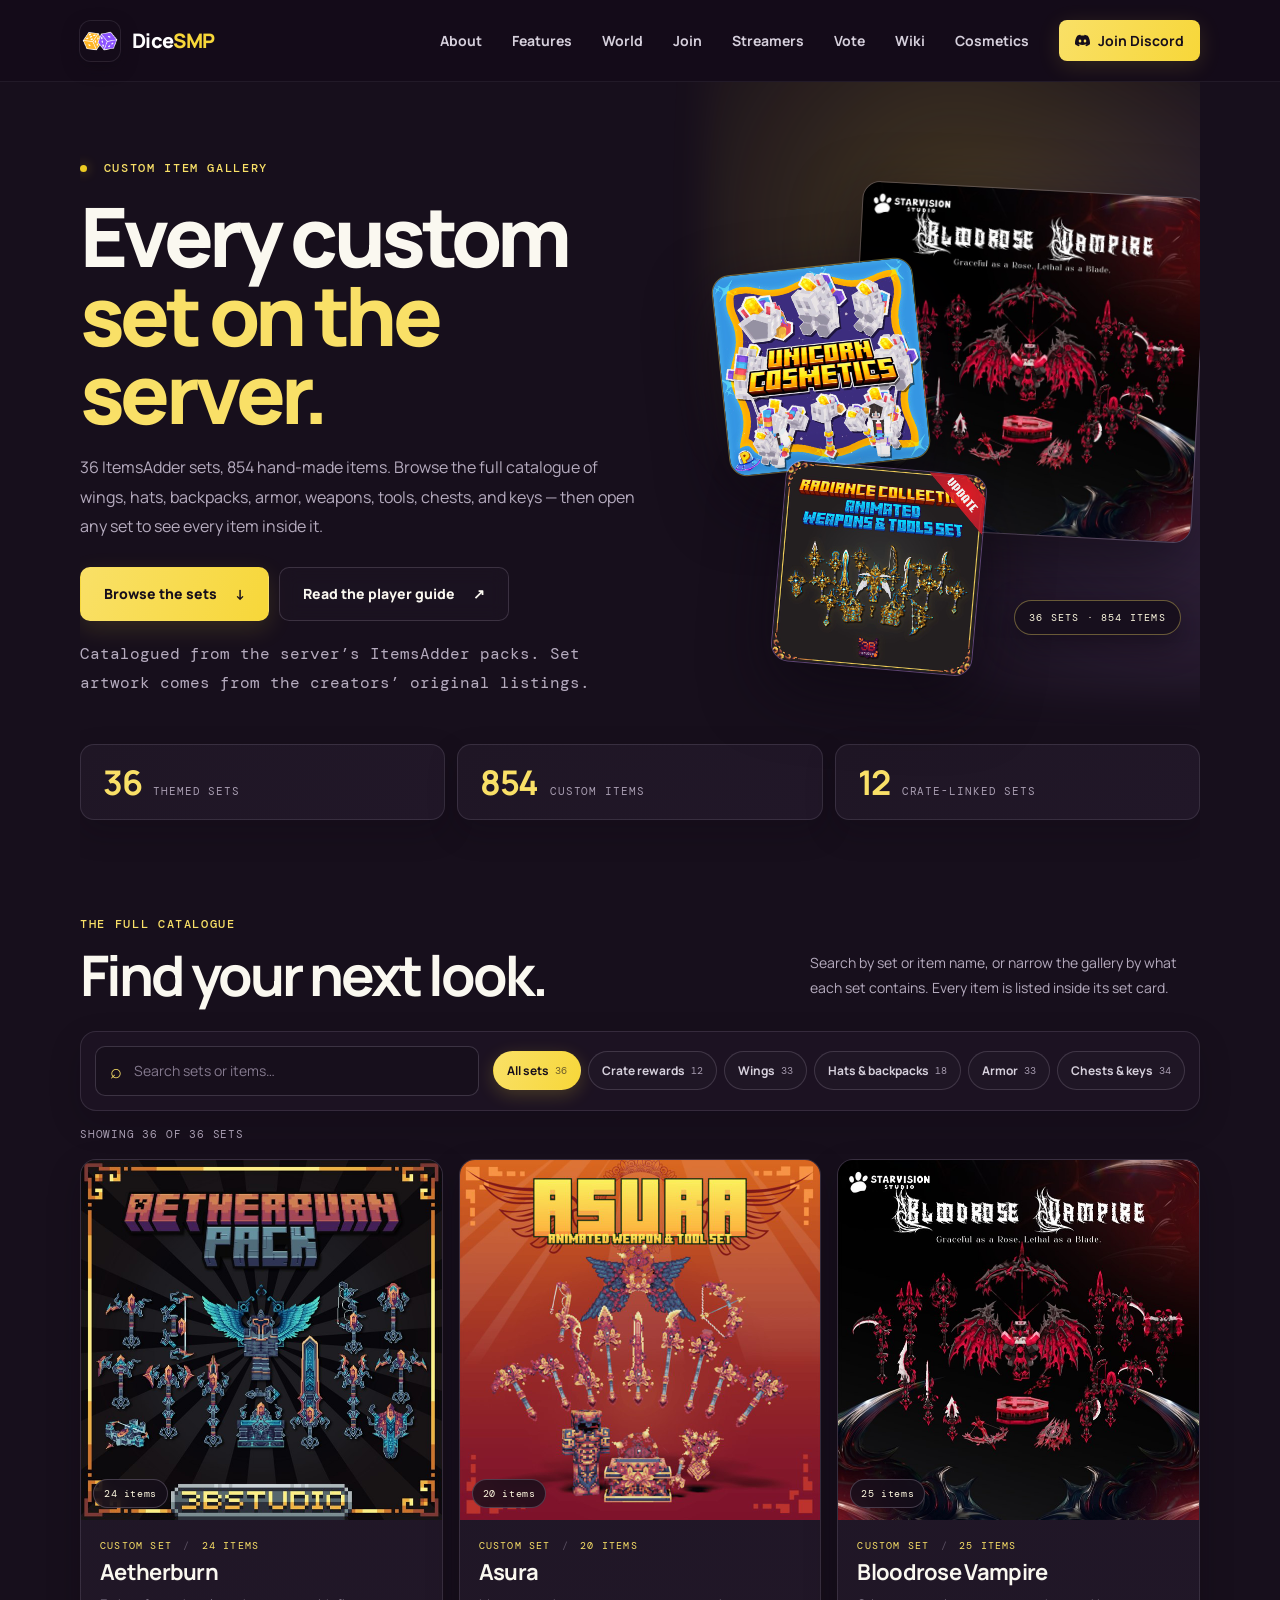
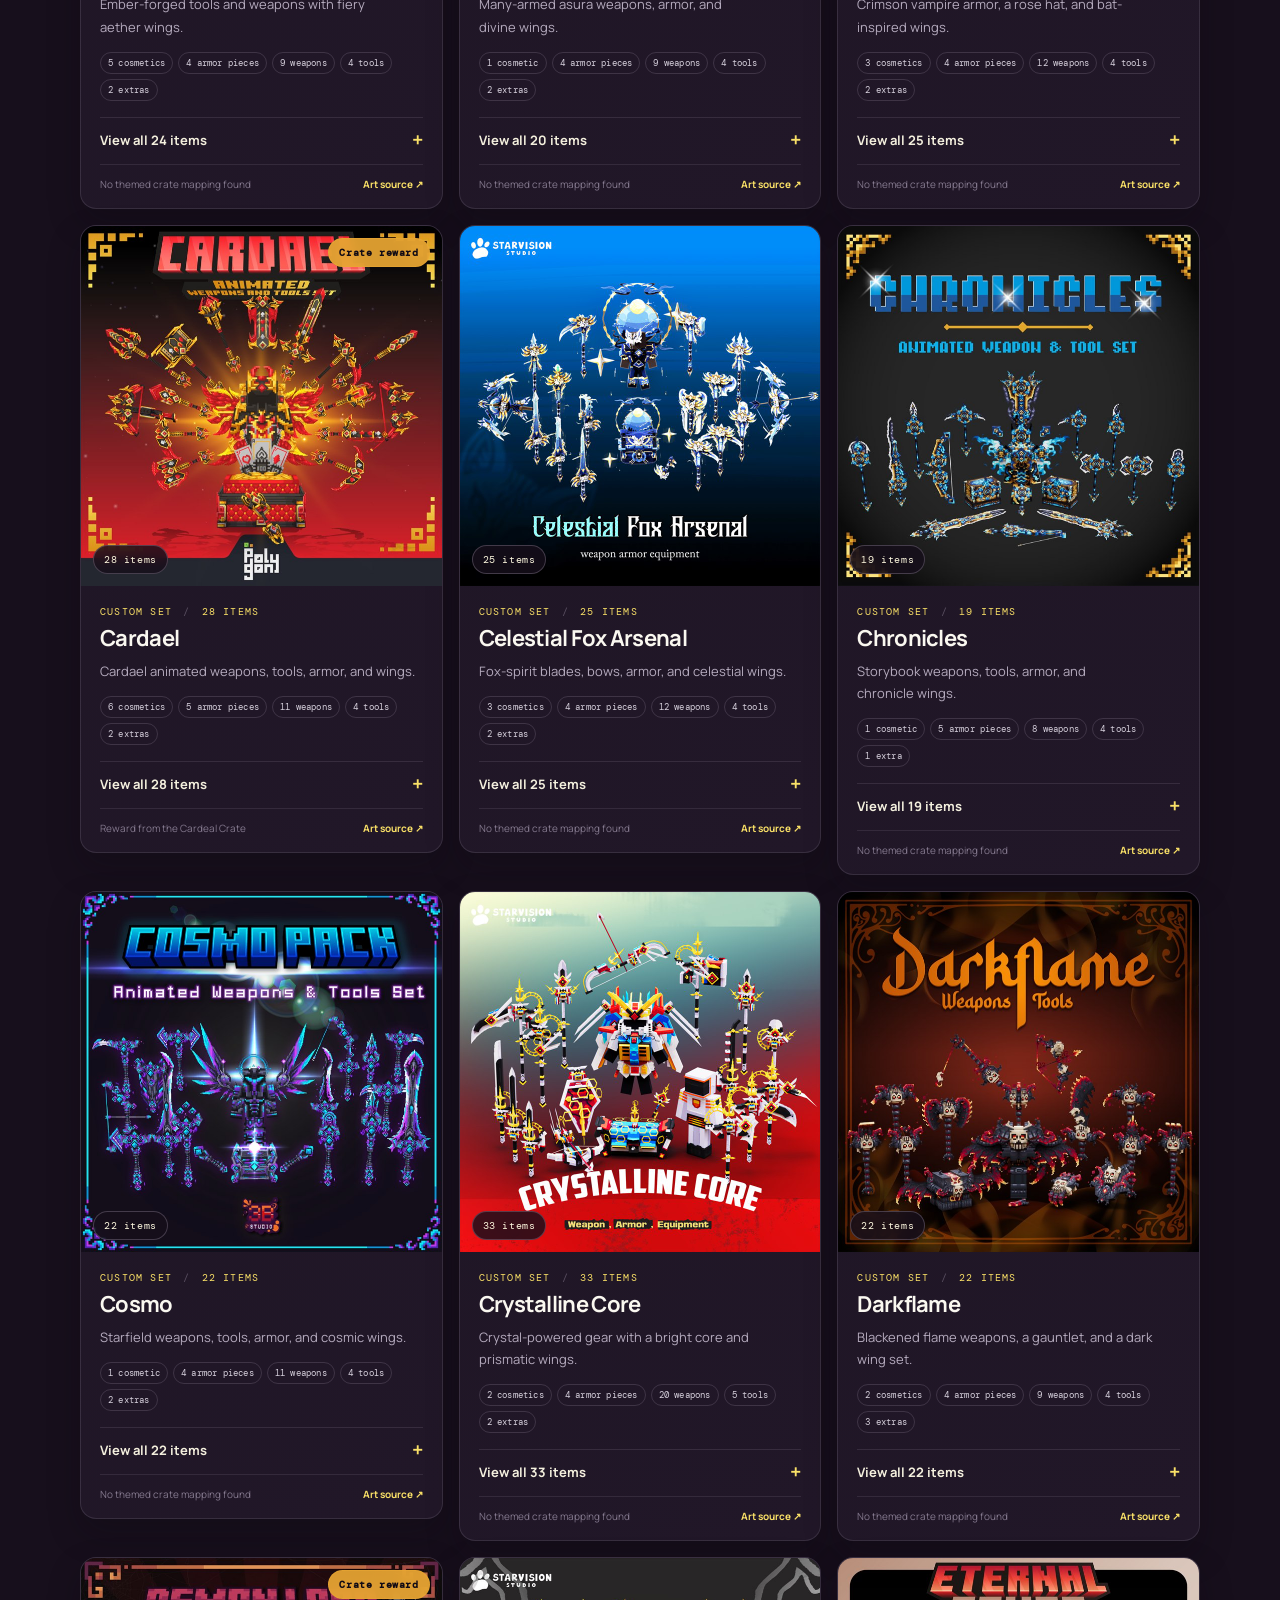
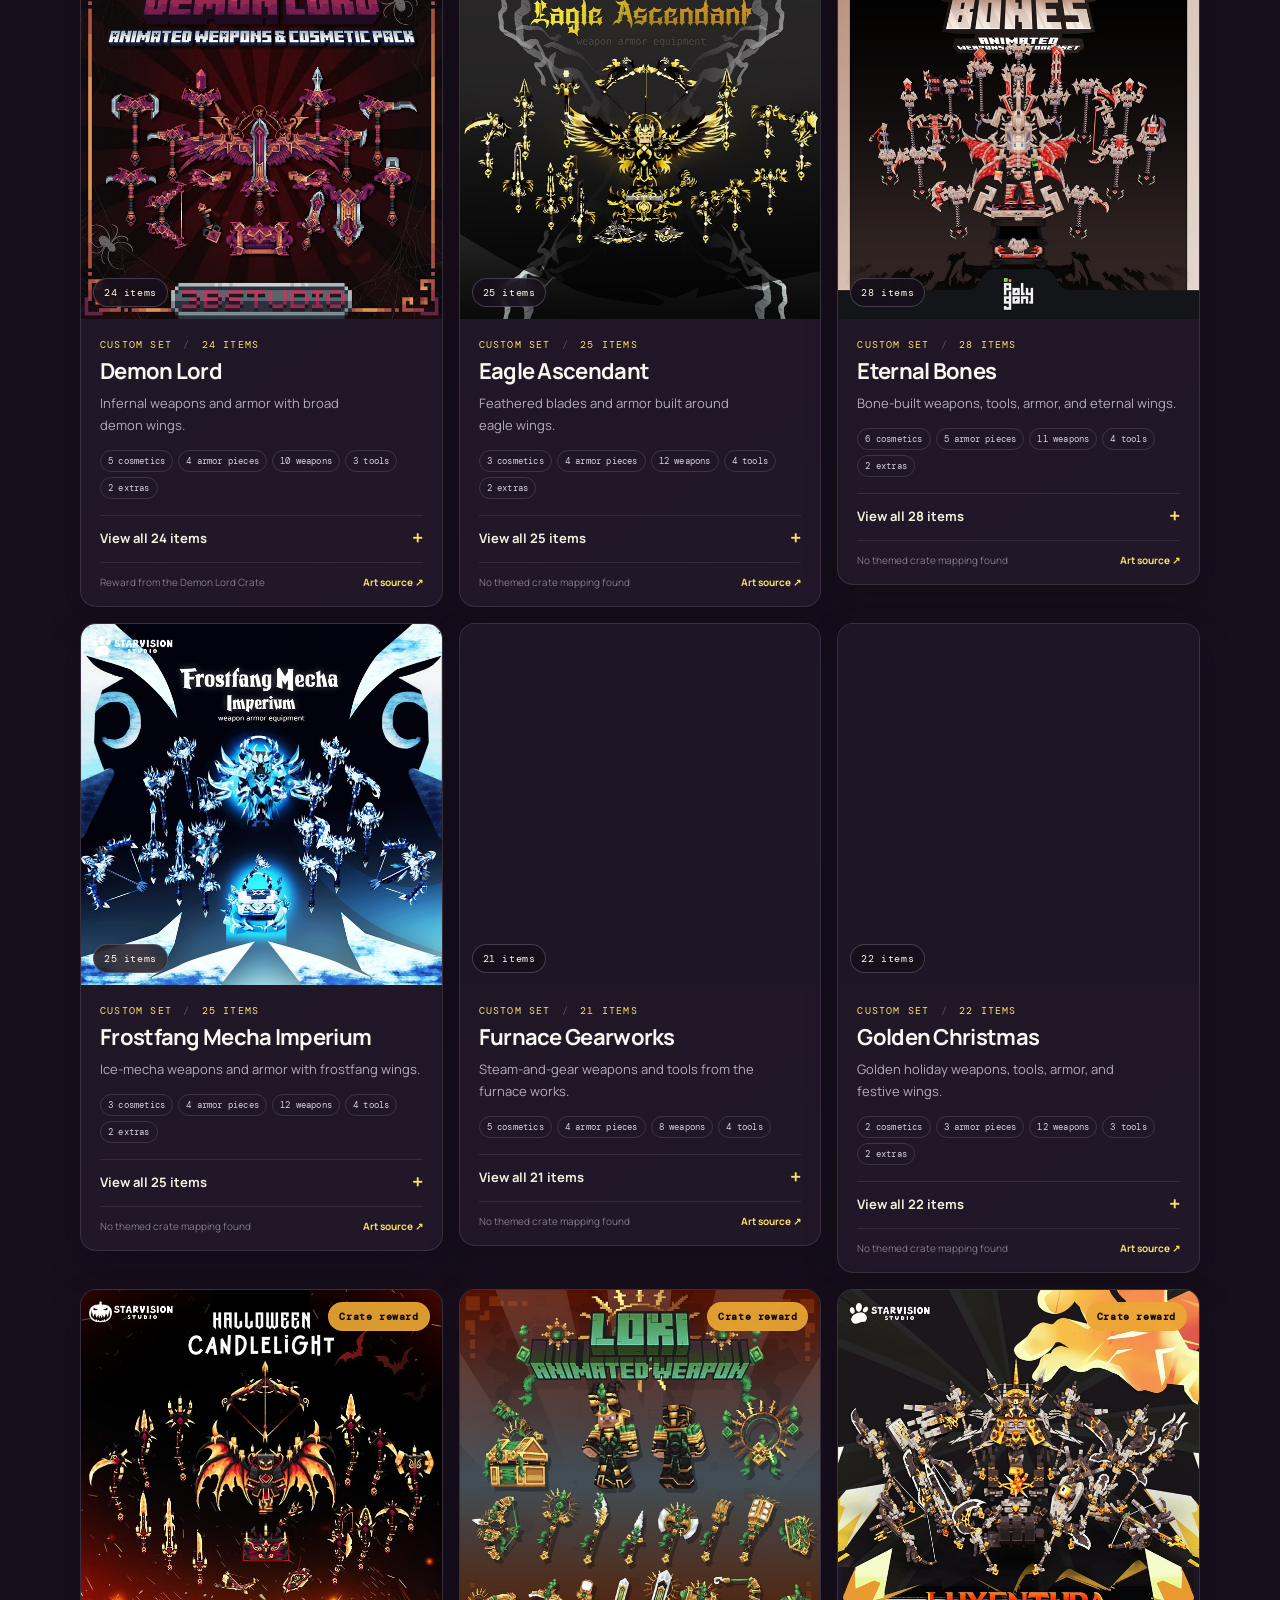
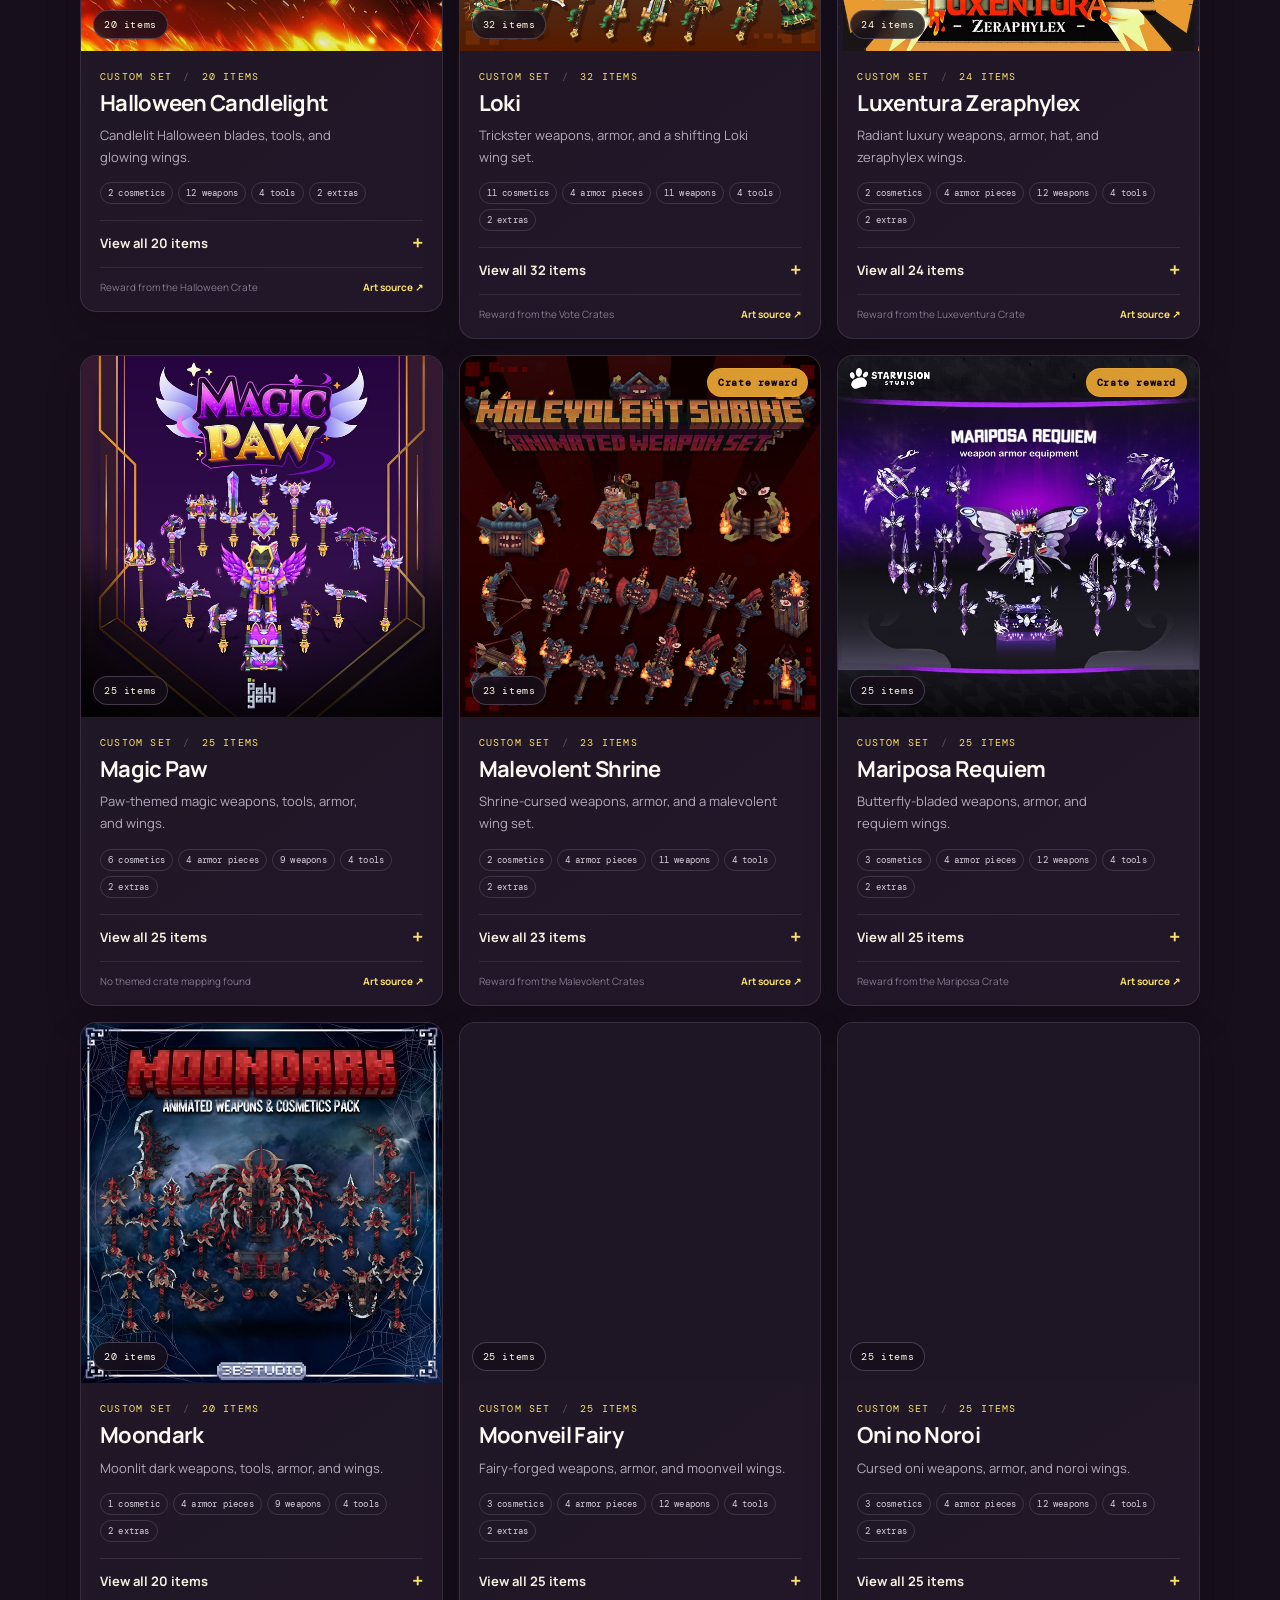
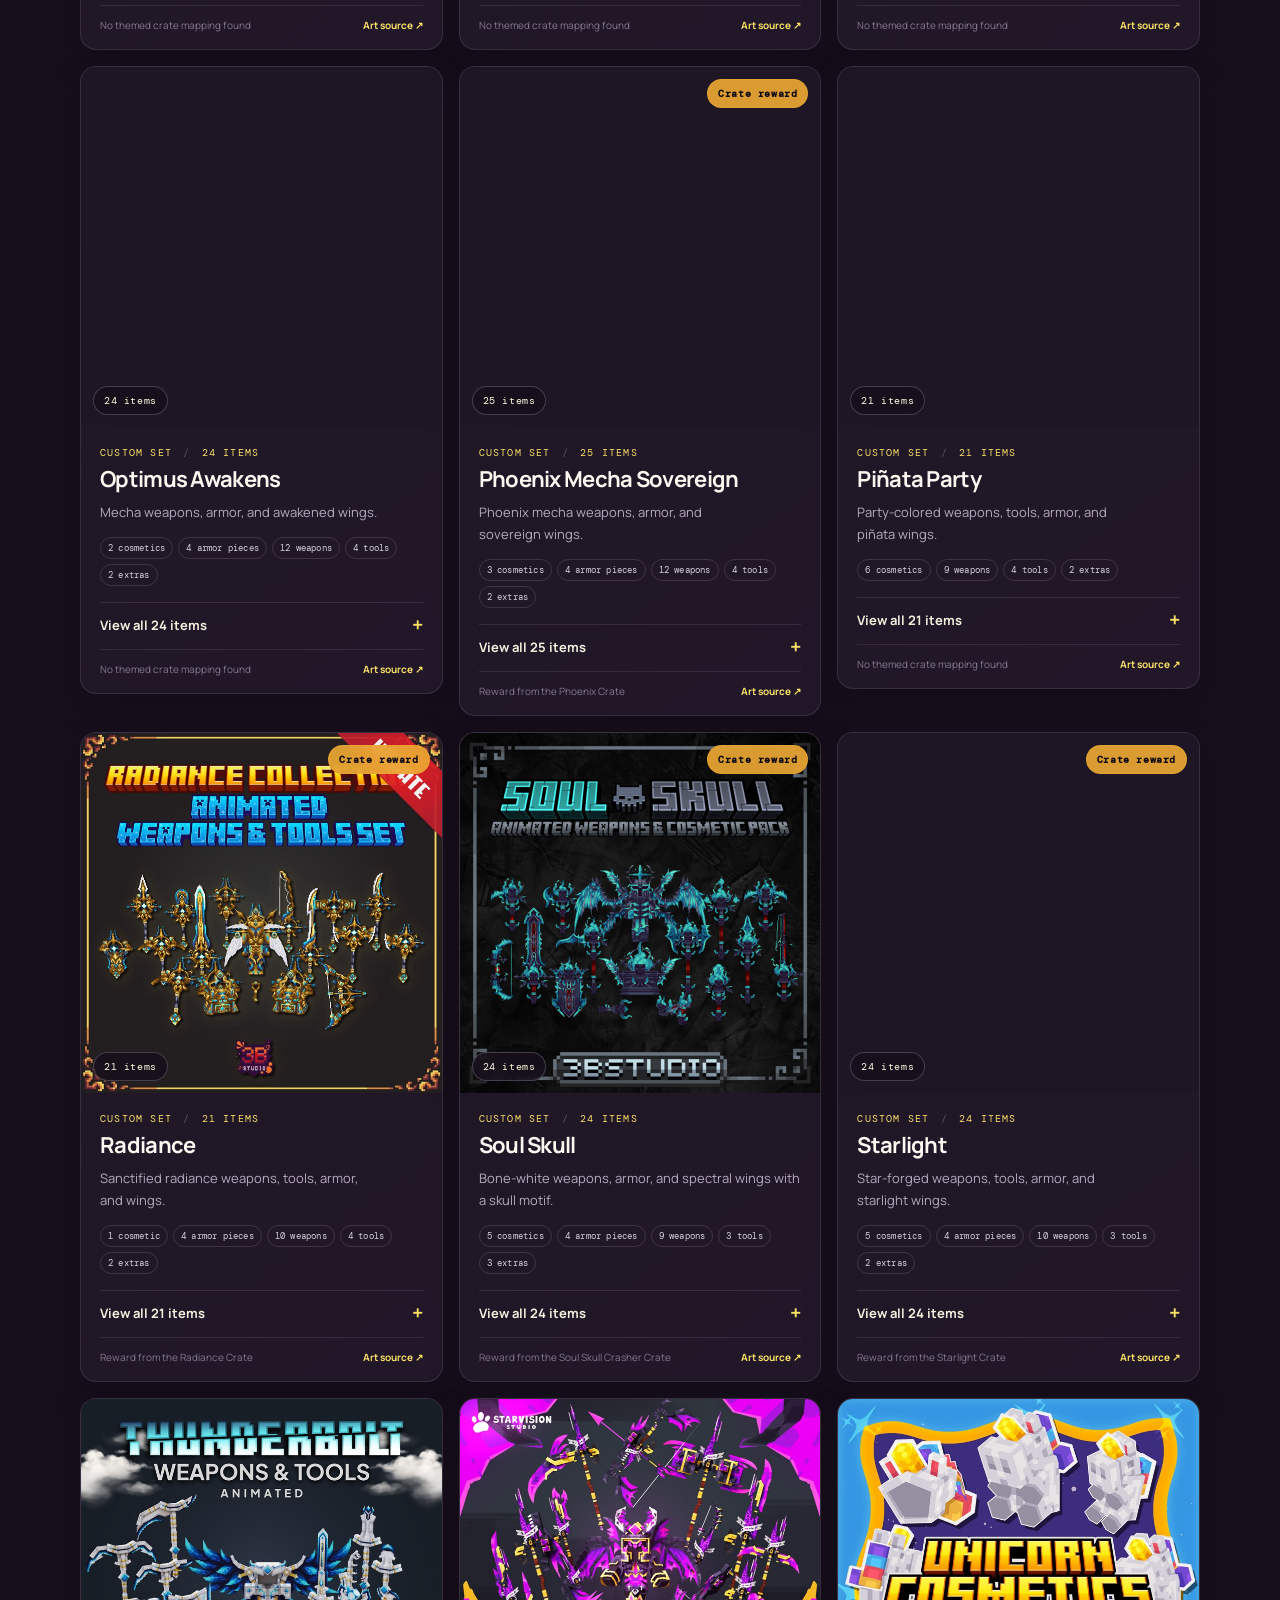
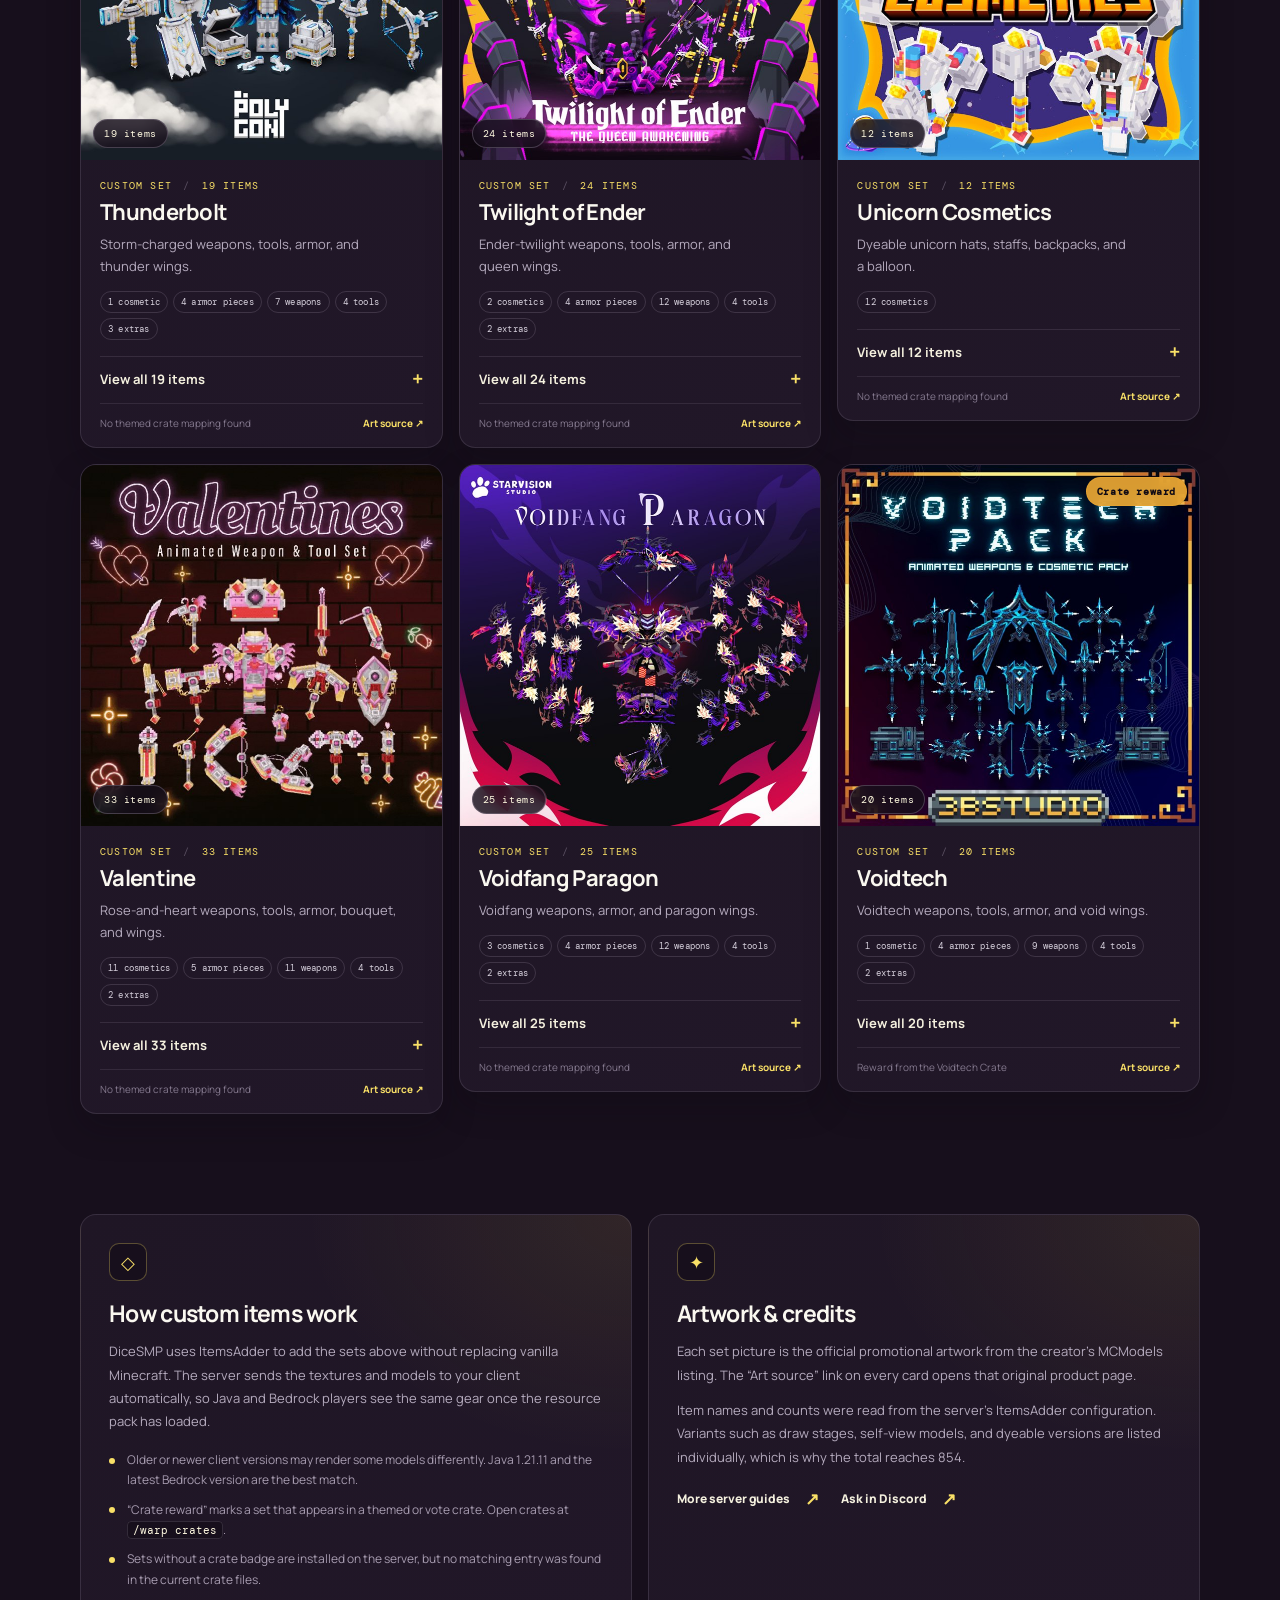
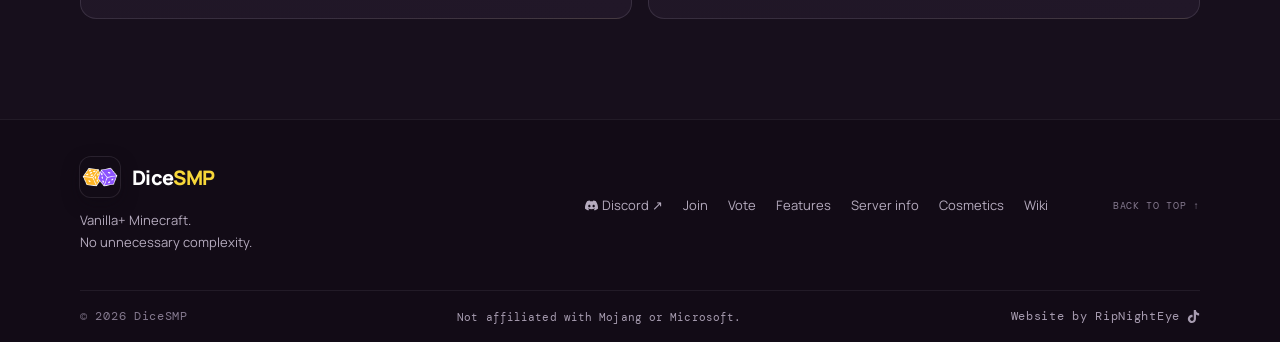
<file: cosmetics.html>
<!DOCTYPE html>
<html lang="en">
<head>
  <meta charset="utf-8">
  <meta name="viewport" content="width=device-width, initial-scale=1">
  <meta name="theme-color" content="#170f1c">
  <meta name="color-scheme" content="dark">
  <meta name="description" content="Browse all 36 custom ItemsAdder sets on DiceSMP — 854 weapons, armor pieces, tools, wings, hats, backpacks, and props, with set artwork and crate sources.">
  <meta name="author" content="DiceSMP">
  <meta name="referrer" content="strict-origin-when-cross-origin">
  <title>Cosmetics &amp; Custom Items — DiceSMP | 854 Items in 36 Sets</title>

  <meta property="og:type" content="website">
  <meta property="og:site_name" content="DiceSMP">
  <meta property="og:title" content="DiceSMP Cosmetics &amp; Custom Items">
  <meta property="og:description" content="Browse all 36 custom sets on DiceSMP — 854 weapons, armor pieces, tools, wings, hats, backpacks, and props.">
  <meta property="og:locale" content="en_US">
  <meta property="og:url" content="https://web.dicesmp.online/cosmetics">
  <meta property="og:image" content="https://web.dicesmp.online/Pictures/cosmetics/bloodrose_vampire.jpg">
  <meta property="og:image:width" content="720">
  <meta property="og:image:height" content="720">
  <meta property="og:image:alt" content="Bloodrose Vampire custom set artwork">
  <meta name="twitter:card" content="summary_large_image">
  <meta name="twitter:title" content="DiceSMP Cosmetics &amp; Custom Items">
  <meta name="twitter:description" content="Browse all 36 custom sets on DiceSMP — 854 weapons, armor pieces, tools, wings, hats, backpacks, and props.">
  <meta name="twitter:image" content="https://web.dicesmp.online/Pictures/cosmetics/bloodrose_vampire.jpg">
  <meta name="twitter:image:alt" content="Bloodrose Vampire custom set artwork">

  <link rel="canonical" href="https://web.dicesmp.online/cosmetics">
  <link rel="icon" type="image/png" sizes="64x64" href="Logo/favicon.png">
  <link rel="apple-touch-icon" href="Logo/apple-touch-icon.png">
  <link rel="manifest" href="site.webmanifest">
  <link rel="preload" as="image" href="Pictures/cosmetics/bloodrose_vampire.jpg" fetchpriority="high">
  <link rel="preload" as="font" href="fonts/manrope-latin-var.woff2" type="font/woff2" crossorigin>
  <link rel="preload" as="font" href="fonts/dm-mono-400-latin.woff2" type="font/woff2" crossorigin>
  <link rel="preload" as="font" href="fonts/dm-mono-500-latin.woff2" type="font/woff2" crossorigin>
  <link rel="dns-prefetch" href="//api.mcsrvstat.us">
  <link rel="stylesheet" href="styles.css">
  <link rel="stylesheet" href="cosmetics.css">
  <link rel="stylesheet" href="upgrade.css">
  <script src="script.js" defer></script>
  <script src="cosmetics.js" defer></script>
  <noscript>
    <style>
      .page-loader { display: none !important; }
      .will-reveal { opacity: 1 !important; transform: none !important; }
      .to-top, .scroll-progress, .server-status { display: none !important; }
      .cosmetic-toolbar { display: none !important; }
      @media (max-width: 820px) {
        .site-header { height: auto; min-height: var(--header-h); padding-block: 12px; flex-wrap: wrap; }
        .menu-toggle { display: none !important; }
        .nav-links {
          position: static !important;
          display: flex !important;
          flex-direction: row !important;
          flex-wrap: wrap;
          align-items: center;
          gap: 2px 16px;
          width: 100%;
          max-height: none !important;
          padding: 8px 0 0 !important;
          overflow: visible !important;
          background: transparent !important;
          border: 0 !important;
          box-shadow: none !important;
          opacity: 1 !important;
          visibility: visible !important;
          transform: none !important;
          pointer-events: auto !important;
        }
        .nav-links > a { padding: 6px 0 !important; border: 0 !important; font-size: 13px !important; }
        .nav-links .nav-cta { margin: 0 !important; padding: 8px 12px !important; }
      }
    </style>
  </noscript>

  <script type="application/ld+json">
{
  "@context": "https://schema.org",
  "@type": "ItemList",
  "name": "DiceSMP custom item sets",
  "description": "All 36 ItemsAdder custom sets on DiceSMP, covering 854 items.",
  "numberOfItems": 36,
  "itemListElement": [
    {
      "@type": "ListItem",
      "position": 1,
      "name": "Aetherburn",
      "url": "https://web.dicesmp.online/cosmetics#set-aetherburn",
      "image": "https://web.dicesmp.online/Pictures/cosmetics/aetherburn_pack.jpg"
    },
    {
      "@type": "ListItem",
      "position": 2,
      "name": "Asura",
      "url": "https://web.dicesmp.online/cosmetics#set-asura",
      "image": "https://web.dicesmp.online/Pictures/cosmetics/elitecreatures_asuraset.jpg"
    },
    {
      "@type": "ListItem",
      "position": 3,
      "name": "Bloodrose Vampire",
      "url": "https://web.dicesmp.online/cosmetics#set-bloodrose-vampire",
      "image": "https://web.dicesmp.online/Pictures/cosmetics/bloodrose_vampire.jpg"
    },
    {
      "@type": "ListItem",
      "position": 4,
      "name": "Cardael",
      "url": "https://web.dicesmp.online/cosmetics#set-cardael",
      "image": "https://web.dicesmp.online/Pictures/cosmetics/plny_cardael_set.jpg"
    },
    {
      "@type": "ListItem",
      "position": 5,
      "name": "Celestial Fox Arsenal",
      "url": "https://web.dicesmp.online/cosmetics#set-celestial-fox-arsenal",
      "image": "https://web.dicesmp.online/Pictures/cosmetics/celestial_fox_arsenal.jpg"
    },
    {
      "@type": "ListItem",
      "position": 6,
      "name": "Chronicles",
      "url": "https://web.dicesmp.online/cosmetics#set-chronicles",
      "image": "https://web.dicesmp.online/Pictures/cosmetics/elitecreatures_chronicles.jpg"
    },
    {
      "@type": "ListItem",
      "position": 7,
      "name": "Cosmo",
      "url": "https://web.dicesmp.online/cosmetics#set-cosmo",
      "image": "https://web.dicesmp.online/Pictures/cosmetics/cosmo_pack.jpg"
    },
    {
      "@type": "ListItem",
      "position": 8,
      "name": "Crystalline Core",
      "url": "https://web.dicesmp.online/cosmetics#set-crystalline-core",
      "image": "https://web.dicesmp.online/Pictures/cosmetics/crystalline_core_pack.jpg"
    },
    {
      "@type": "ListItem",
      "position": 9,
      "name": "Darkflame",
      "url": "https://web.dicesmp.online/cosmetics#set-darkflame",
      "image": "https://web.dicesmp.online/Pictures/cosmetics/darkflame.jpg"
    },
    {
      "@type": "ListItem",
      "position": 10,
      "name": "Demon Lord",
      "url": "https://web.dicesmp.online/cosmetics#set-demon-lord",
      "image": "https://web.dicesmp.online/Pictures/cosmetics/Demon_Lord.jpg"
    },
    {
      "@type": "ListItem",
      "position": 11,
      "name": "Eagle Ascendant",
      "url": "https://web.dicesmp.online/cosmetics#set-eagle-ascendant",
      "image": "https://web.dicesmp.online/Pictures/cosmetics/eagle_ascendant.jpg"
    },
    {
      "@type": "ListItem",
      "position": 12,
      "name": "Eternal Bones",
      "url": "https://web.dicesmp.online/cosmetics#set-eternal-bones",
      "image": "https://web.dicesmp.online/Pictures/cosmetics/plny_eternal_bones_set.jpg"
    },
    {
      "@type": "ListItem",
      "position": 13,
      "name": "Frostfang Mecha Imperium",
      "url": "https://web.dicesmp.online/cosmetics#set-frostfang-mecha-imperium",
      "image": "https://web.dicesmp.online/Pictures/cosmetics/frostfang_mecha_imperium.jpg"
    },
    {
      "@type": "ListItem",
      "position": 14,
      "name": "Furnace Gearworks",
      "url": "https://web.dicesmp.online/cosmetics#set-furnace-gearworks",
      "image": "https://web.dicesmp.online/Pictures/cosmetics/Furnace_Gearworks_Weapons_and_Tools_Set.jpg"
    },
    {
      "@type": "ListItem",
      "position": 15,
      "name": "Golden Christmas",
      "url": "https://web.dicesmp.online/cosmetics#set-golden-christmas",
      "image": "https://web.dicesmp.online/Pictures/cosmetics/golden_christmas.jpg"
    },
    {
      "@type": "ListItem",
      "position": 16,
      "name": "Halloween Candlelight",
      "url": "https://web.dicesmp.online/cosmetics#set-halloween-candlelight",
      "image": "https://web.dicesmp.online/Pictures/cosmetics/halloween_candlelight.jpg"
    },
    {
      "@type": "ListItem",
      "position": 17,
      "name": "Loki",
      "url": "https://web.dicesmp.online/cosmetics#set-loki",
      "image": "https://web.dicesmp.online/Pictures/cosmetics/Loki_set.jpg"
    },
    {
      "@type": "ListItem",
      "position": 18,
      "name": "Luxentura Zeraphylex",
      "url": "https://web.dicesmp.online/cosmetics#set-luxentura-zeraphylex",
      "image": "https://web.dicesmp.online/Pictures/cosmetics/Luxentura_Zeraphylex.jpg"
    },
    {
      "@type": "ListItem",
      "position": 19,
      "name": "Magic Paw",
      "url": "https://web.dicesmp.online/cosmetics#set-magic-paw",
      "image": "https://web.dicesmp.online/Pictures/cosmetics/plny_magicpawset.jpg"
    },
    {
      "@type": "ListItem",
      "position": 20,
      "name": "Malevolent Shrine",
      "url": "https://web.dicesmp.online/cosmetics#set-malevolent-shrine",
      "image": "https://web.dicesmp.online/Pictures/cosmetics/malevolentshrine.jpg"
    },
    {
      "@type": "ListItem",
      "position": 21,
      "name": "Mariposa Requiem",
      "url": "https://web.dicesmp.online/cosmetics#set-mariposa-requiem",
      "image": "https://web.dicesmp.online/Pictures/cosmetics/mariposa_requiem.jpg"
    },
    {
      "@type": "ListItem",
      "position": 22,
      "name": "Moondark",
      "url": "https://web.dicesmp.online/cosmetics#set-moondark",
      "image": "https://web.dicesmp.online/Pictures/cosmetics/moondark.jpg"
    },
    {
      "@type": "ListItem",
      "position": 23,
      "name": "Moonveil Fairy",
      "url": "https://web.dicesmp.online/cosmetics#set-moonveil-fairy",
      "image": "https://web.dicesmp.online/Pictures/cosmetics/moonveil_fairy_set.jpg"
    },
    {
      "@type": "ListItem",
      "position": 24,
      "name": "Oni no Noroi",
      "url": "https://web.dicesmp.online/cosmetics#set-oni-no-noroi",
      "image": "https://web.dicesmp.online/Pictures/cosmetics/oni_no_noroi.jpg"
    },
    {
      "@type": "ListItem",
      "position": 25,
      "name": "Optimus Awakens",
      "url": "https://web.dicesmp.online/cosmetics#set-optimus-awakens",
      "image": "https://web.dicesmp.online/Pictures/cosmetics/optimus_awakens.jpg"
    },
    {
      "@type": "ListItem",
      "position": 26,
      "name": "Phoenix Mecha Sovereign",
      "url": "https://web.dicesmp.online/cosmetics#set-phoenix-mecha-sovereign",
      "image": "https://web.dicesmp.online/Pictures/cosmetics/phoenixmechasovereign.jpg"
    },
    {
      "@type": "ListItem",
      "position": 27,
      "name": "Piñata Party",
      "url": "https://web.dicesmp.online/cosmetics#set-pi-ata-party",
      "image": "https://web.dicesmp.online/Pictures/cosmetics/plny_pinata_party_set.jpg"
    },
    {
      "@type": "ListItem",
      "position": 28,
      "name": "Radiance",
      "url": "https://web.dicesmp.online/cosmetics#set-radiance",
      "image": "https://web.dicesmp.online/Pictures/cosmetics/radiance_collection.jpg"
    },
    {
      "@type": "ListItem",
      "position": 29,
      "name": "Soul Skull",
      "url": "https://web.dicesmp.online/cosmetics#set-soul-skull",
      "image": "https://web.dicesmp.online/Pictures/cosmetics/3b_soul_skull.jpg"
    },
    {
      "@type": "ListItem",
      "position": 30,
      "name": "Starlight",
      "url": "https://web.dicesmp.online/cosmetics#set-starlight",
      "image": "https://web.dicesmp.online/Pictures/cosmetics/starlight.jpg"
    },
    {
      "@type": "ListItem",
      "position": 31,
      "name": "Thunderbolt",
      "url": "https://web.dicesmp.online/cosmetics#set-thunderbolt",
      "image": "https://web.dicesmp.online/Pictures/cosmetics/Thunderbolt_set.jpg"
    },
    {
      "@type": "ListItem",
      "position": 32,
      "name": "Twilight of Ender",
      "url": "https://web.dicesmp.online/cosmetics#set-twilight-of-ender",
      "image": "https://web.dicesmp.online/Pictures/cosmetics/twilight_of_ender.jpg"
    },
    {
      "@type": "ListItem",
      "position": 33,
      "name": "Unicorn Cosmetics",
      "url": "https://web.dicesmp.online/cosmetics#set-unicorn-cosmetics",
      "image": "https://web.dicesmp.online/Pictures/cosmetics/unicorn_cosmetics.jpg"
    },
    {
      "@type": "ListItem",
      "position": 34,
      "name": "Valentine",
      "url": "https://web.dicesmp.online/cosmetics#set-valentine",
      "image": "https://web.dicesmp.online/Pictures/cosmetics/valentineset.jpg"
    },
    {
      "@type": "ListItem",
      "position": 35,
      "name": "Voidfang Paragon",
      "url": "https://web.dicesmp.online/cosmetics#set-voidfang-paragon",
      "image": "https://web.dicesmp.online/Pictures/cosmetics/voidfang_paragon.jpg"
    },
    {
      "@type": "ListItem",
      "position": 36,
      "name": "Voidtech",
      "url": "https://web.dicesmp.online/cosmetics#set-voidtech",
      "image": "https://web.dicesmp.online/Pictures/cosmetics/voidtech_pack.jpg"
    }
  ]
}
  </script>
</head>
<body id="top">
  <a class="skip-link" href="#main">Skip to content</a>

  <svg class="icon-sprite" aria-hidden="true" focusable="false" xmlns="http://www.w3.org/2000/svg">
    <symbol id="icon-discord" viewBox="0 0 24 24">
      <path d="M20.317 4.37a19.79 19.79 0 0 0-4.885-1.515.074.074 0 0 0-.078.037c-.211.375-.445.865-.609 1.25a18.27 18.27 0 0 0-5.487 0c-.164-.394-.406-.875-.618-1.25a.077.077 0 0 0-.078-.037 19.736 19.736 0 0 0-4.885 1.515.07.07 0 0 0-.032.028C.533 9.046-.319 13.58.1 18.058a.082.082 0 0 0 .031.056c2.053 1.508 4.041 2.423 5.993 3.03a.078.078 0 0 0 .084-.028c.462-.63.873-1.295 1.226-1.994a.076.076 0 0 0-.041-.106c-.653-.248-1.275-.55-1.873-.892a.077.077 0 0 1-.008-.128c.126-.094.252-.192.372-.291a.074.074 0 0 1 .078-.011c3.928 1.793 8.18 1.793 12.061 0a.074.074 0 0 1 .079.01c.12.099.246.198.373.292a.077.077 0 0 1-.007.128c-.598.35-1.22.652-1.873.892a.077.077 0 0 0-.04.107c.36.698.772 1.363 1.225 1.993a.076.076 0 0 0 .084.029c1.961-.607 3.95-1.522 6.002-3.03a.077.077 0 0 0 .032-.055c.5-5.177-.838-9.674-3.549-13.66a.061.061 0 0 0-.031-.029ZM8.02 15.331c-1.183 0-2.157-1.086-2.157-2.419s.956-2.419 2.157-2.419c1.211 0 2.176 1.096 2.157 2.419 0 1.333-.956 2.419-2.157 2.419Zm7.975 0c-1.183 0-2.157-1.086-2.157-2.419s.955-2.419 2.157-2.419c1.21 0 2.175 1.096 2.156 2.419 0 1.333-.946 2.419-2.156 2.419Z"/>
    </symbol>
    <symbol id="icon-tiktok" viewBox="0 0 24 24">
      <path d="M12.525.02c1.31-.02 2.61-.01 3.91-.02.08 1.53.63 3.09 1.75 4.17 1.12 1.11 2.7 1.62 4.24 1.79v4.03c-1.44-.05-2.89-.35-4.2-.97a11.3 11.3 0 0 1-1.62-.93c-.01 2.92.01 5.84-.02 8.75-.08 1.4-.54 2.79-1.35 3.94-1.31 1.92-3.58 3.17-5.91 3.21-1.43.08-2.86-.31-4.08-1.03-2.02-1.19-3.44-3.37-3.65-5.71-.02-.5-.03-1-.01-1.49.18-1.9 1.12-3.72 2.58-4.96 1.66-1.44 3.98-2.13 6.15-1.72.02 1.48-.04 2.96-.04 4.44-.99-.32-2.15-.23-3.02.37-.63.41-1.11 1.04-1.36 1.75-.21.51-.15 1.07-.14 1.61.24 1.64 1.82 3.02 3.5 2.87 1.12-.01 2.19-.66 2.77-1.61.19-.33.4-.67.41-1.06.1-1.79.06-3.57.07-5.36.01-4.03-.01-8.05.02-12.07Z"/>
    </symbol>
    <symbol id="icon-arrow-up" viewBox="0 0 24 24">
      <path d="M12 19V5m0 0-6 6m6-6 6 6" fill="none" stroke="currentColor" stroke-width="2" stroke-linecap="round" stroke-linejoin="round"/>
    </symbol>
  </svg>

  <div class="scroll-progress" aria-hidden="true"><span data-scroll-progress></span></div>

  <header class="site-header" data-header>
    <a class="brand" href="/" aria-label="DiceSMP home">
      <img src="Logo/dicesmp-logo.webp" alt="" width="40" height="40">
      <span>Dice<span class="brand-accent">SMP</span></span>
    </a>
    <button class="menu-toggle" type="button" aria-label="Open navigation" aria-expanded="false" aria-controls="primary-navigation">
      <span></span><span></span>
    </button>
    <nav class="nav-links" id="primary-navigation" aria-label="Main navigation">
      <a href="/#about">About</a>
      <a href="/#features">Features</a>
      <a href="/#world">World</a>
      <a href="/#join">Join</a>
      <a href="/#streamers">Streamers</a>
      <a href="/#vote">Vote</a>
      <a href="/wiki">Wiki</a>
      <a href="/cosmetics" aria-current="page">Cosmetics</a>
      <a class="nav-cta" href="https://dsc.gg/dicesmp" target="_blank" rel="noopener noreferrer"><svg class="icon" aria-hidden="true"><use href="#icon-discord"></use></svg> Join Discord</a>
    </nav>
  </header>
  <button class="nav-scrim" type="button" tabindex="-1" aria-hidden="true" data-nav-close hidden></button>

  <main id="main">
    <section class="cosmetic-hero section-wrap">
      <div class="cosmetic-hero-glow" aria-hidden="true"></div>
      <div class="cosmetic-hero-copy">
        <div class="eyebrow"><span class="status-dot" aria-hidden="true"></span> CUSTOM ITEM GALLERY</div>
        <h1>Every custom<br><span>set on the server.</span></h1>
        <p>36 ItemsAdder sets, 854 hand-made items. Browse the full catalogue of wings, hats, backpacks, armor, weapons, tools, chests, and keys — then open any set to see every item inside it.</p>
        <div class="cosmetic-hero-actions">
          <a class="button button-primary" href="#sets">Browse the sets <span aria-hidden="true">↓</span></a>
          <a class="button button-glass" href="/wiki">Read the player guide <span aria-hidden="true">↗</span></a>
        </div>
        <p class="cosmetic-hero-note">Catalogued from the server’s ItemsAdder packs. Set artwork comes from the creators’ original listings.</p>
      </div>

      <div class="cosmetic-hero-art" aria-hidden="true">
        <img class="cosmetic-hero-main" src="Pictures/cosmetics/bloodrose_vampire.jpg" alt="" width="720" height="720" fetchpriority="high" decoding="async">
        <img class="cosmetic-hero-float cosmetic-hero-float-a" src="Pictures/cosmetics/unicorn_cosmetics.jpg" alt="" width="720" height="720" decoding="async">
        <img class="cosmetic-hero-float cosmetic-hero-float-b" src="Pictures/cosmetics/radiance_collection.jpg" alt="" width="720" height="720" decoding="async">
        <span class="cosmetic-hero-tag">36 SETS · 854 ITEMS</span>
      </div>

      <div class="cosmetic-stats">
        <article><strong>36</strong><span>themed sets</span></article>
        <article><strong>854</strong><span>custom items</span></article>
        <article><strong>12</strong><span>crate-linked sets</span></article>
      </div>
    </section>

    <section class="cosmetic-browser section-wrap" id="sets">
      <div class="cosmetic-browser-head">
        <div>
          <div class="eyebrow eyebrow-dark">THE FULL CATALOGUE</div>
          <h2>Find your next look.</h2>
        </div>
        <p>Search by set or item name, or narrow the gallery by what each set contains. Every item is listed inside its set card.</p>
      </div>

      <div class="cosmetic-toolbar">
        <label class="cosmetic-search">
          <span class="cosmetic-search-icon" aria-hidden="true">⌕</span>
          <span class="cosmetic-visually-hidden">Search sets and items</span>
          <input type="search" placeholder="Search sets or items…" autocomplete="off" data-cosmetic-search>
        </label>
        <div class="cosmetic-filters" role="group" aria-label="Filter sets">
          <button type="button" class="is-active" data-filter="all" aria-pressed="true">All sets <span>36</span></button>
          <button type="button" data-filter="crate" aria-pressed="false">Crate rewards <span>12</span></button>
          <button type="button" data-filter="wings" aria-pressed="false">Wings <span>33</span></button>
          <button type="button" data-filter="headwear" aria-pressed="false">Hats &amp; backpacks <span>18</span></button>
          <button type="button" data-filter="armor" aria-pressed="false">Armor <span>33</span></button>
          <button type="button" data-filter="extras" aria-pressed="false">Chests &amp; keys <span>34</span></button>
        </div>
      </div>

      <p class="cosmetic-results" data-cosmetic-results aria-live="polite">Showing 36 of 36 sets</p>

      <div class="cosmetic-grid" data-cosmetic-grid>
        <article class="cosmetic-card" id="set-aetherburn" data-tags="armor weapons tools extras wings">
          <figure class="cosmetic-art">
            <img src="Pictures/cosmetics/aetherburn_pack.jpg" alt="Official artwork for the Aetherburn custom item set" width="720" height="720" loading="eager" fetchpriority="high" decoding="async">
            <figcaption class="cosmetic-count">24 items</figcaption>
          </figure>
          <div class="cosmetic-body">
            <p class="cosmetic-kicker">CUSTOM SET <span aria-hidden="true">/</span> 24 ITEMS</p>
            <h3>Aetherburn</h3>
            <p class="cosmetic-desc">Ember-forged tools and weapons with fiery aether wings.</p>
            <div class="cosmetic-badges"><span>5 cosmetics</span><span>4 armor pieces</span><span>9 weapons</span><span>4 tools</span><span>2 extras</span></div>
            <details class="cosmetic-contents">
              <summary>View all 24 items <span class="cosmetic-plus" aria-hidden="true">+</span></summary>
              <div class="cosmetic-groups">
                <section>
                  <h4>Wings, hats &amp; cosmetics <span>5</span></h4>
                  <ul>
                    <li>Aetherburn Wings</li>
                    <li>Aetherburn Wings Cosmetics</li>
                    <li>Aetherburn Wings Cosmetics Normal 2</li>
                    <li>Aetherburn Wings Cosmetics Self</li>
                    <li>Aetherburn Wings Cosmetics Self 2</li>
                  </ul>
                </section>
                <section>
                  <h4>Armor <span>4</span></h4>
                  <ul>
                    <li>Aetherburn Boots</li>
                    <li>Aetherburn Chestplate</li>
                    <li>Aetherburn Helmet</li>
                    <li>Aetherburn Leggings</li>
                  </ul>
                </section>
                <section>
                  <h4>Weapons <span>9</span></h4>
                  <ul>
                    <li>Aetherburn Axe</li>
                    <li>Aetherburn Battle Axe</li>
                    <li>Aetherburn Bow</li>
                    <li>Aetherburn Crossbow</li>
                    <li>Aetherburn Shield</li>
                    <li>Aetherburn Sickle</li>
                    <li>Aetherburn Spear</li>
                    <li>Aetherburn Staff</li>
                    <li>Aetherburn Sword</li>
                  </ul>
                </section>
                <section>
                  <h4>Tools <span>4</span></h4>
                  <ul>
                    <li>Aetherburn Fishing Rod</li>
                    <li>Aetherburn Hoe</li>
                    <li>Aetherburn Pickaxe</li>
                    <li>Aetherburn Shovel</li>
                  </ul>
                </section>
                <section>
                  <h4>Chests, keys &amp; extras <span>2</span></h4>
                  <ul>
                    <li>Aetherburn Chest</li>
                    <li>Aetherburn Key</li>
                  </ul>
                </section>
              </div>
            </details>
            <div class="cosmetic-foot">
              <span class="cosmetic-source">No themed crate mapping found</span>
              <a href="https://mcmodels.net/products/13410/aetherburn-pack-64x" target="_blank" rel="noopener noreferrer">Art source <span aria-hidden="true">↗</span></a>
            </div>
          </div>
        </article>
        <article class="cosmetic-card" id="set-asura" data-tags="armor weapons tools extras wings">
          <figure class="cosmetic-art">
            <img src="Pictures/cosmetics/elitecreatures_asuraset.jpg" alt="Official artwork for the Asura custom item set" width="720" height="720" loading="eager" fetchpriority="high" decoding="async">
            <figcaption class="cosmetic-count">20 items</figcaption>
          </figure>
          <div class="cosmetic-body">
            <p class="cosmetic-kicker">CUSTOM SET <span aria-hidden="true">/</span> 20 ITEMS</p>
            <h3>Asura</h3>
            <p class="cosmetic-desc">Many-armed asura weapons, armor, and divine wings.</p>
            <div class="cosmetic-badges"><span>1 cosmetic</span><span>4 armor pieces</span><span>9 weapons</span><span>4 tools</span><span>2 extras</span></div>
            <details class="cosmetic-contents">
              <summary>View all 20 items <span class="cosmetic-plus" aria-hidden="true">+</span></summary>
              <div class="cosmetic-groups">
                <section>
                  <h4>Wings, hats &amp; cosmetics <span>1</span></h4>
                  <ul>
                    <li>Asura WINGS</li>
                  </ul>
                </section>
                <section>
                  <h4>Armor <span>4</span></h4>
                  <ul>
                    <li>Asura BOOTS</li>
                    <li>Asura CHESTPLATE</li>
                    <li>Asura HELMET</li>
                    <li>Asura LEGGINGS</li>
                  </ul>
                </section>
                <section>
                  <h4>Weapons <span>9</span></h4>
                  <ul>
                    <li>Asura AXE</li>
                    <li>Asura BATTLE AXE</li>
                    <li>Asura BLADE</li>
                    <li>Asura BOW</li>
                    <li>Asura HALBERD</li>
                    <li>Asura SHIELD</li>
                    <li>Asura SPEAR</li>
                    <li>Asura STAFF</li>
                    <li>Asura SWORD</li>
                  </ul>
                </section>
                <section>
                  <h4>Tools <span>4</span></h4>
                  <ul>
                    <li>Asura FISHING ROD</li>
                    <li>Asura HOE</li>
                    <li>Asura PICKAXE</li>
                    <li>Asura SHOVEL</li>
                  </ul>
                </section>
                <section>
                  <h4>Chests, keys &amp; extras <span>2</span></h4>
                  <ul>
                    <li>Asura CHEST</li>
                    <li>Asura KEY</li>
                  </ul>
                </section>
              </div>
            </details>
            <div class="cosmetic-foot">
              <span class="cosmetic-source">No themed crate mapping found</span>
              <a href="https://mcmodels.net/products/8946/asura-animated-weapon-set" target="_blank" rel="noopener noreferrer">Art source <span aria-hidden="true">↗</span></a>
            </div>
          </div>
        </article>
        <article class="cosmetic-card" id="set-bloodrose-vampire" data-tags="armor weapons tools extras wings headwear">
          <figure class="cosmetic-art">
            <img src="Pictures/cosmetics/bloodrose_vampire.jpg" alt="Official artwork for the Bloodrose Vampire custom item set" width="720" height="720" loading="eager" fetchpriority="high" decoding="async">
            <figcaption class="cosmetic-count">25 items</figcaption>
          </figure>
          <div class="cosmetic-body">
            <p class="cosmetic-kicker">CUSTOM SET <span aria-hidden="true">/</span> 25 ITEMS</p>
            <h3>Bloodrose Vampire</h3>
            <p class="cosmetic-desc">Crimson vampire armor, a rose hat, and bat-inspired wings.</p>
            <div class="cosmetic-badges"><span>3 cosmetics</span><span>4 armor pieces</span><span>12 weapons</span><span>4 tools</span><span>2 extras</span></div>
            <details class="cosmetic-contents">
              <summary>View all 25 items <span class="cosmetic-plus" aria-hidden="true">+</span></summary>
              <div class="cosmetic-groups">
                <section>
                  <h4>Wings, hats &amp; cosmetics <span>3</span></h4>
                  <ul>
                    <li>Bloodrose Vampire Hat</li>
                    <li>Bloodrose Vampire Wings</li>
                    <li>Bloodrose Vampire Wings 1</li>
                  </ul>
                </section>
                <section>
                  <h4>Armor <span>4</span></h4>
                  <ul>
                    <li>Bloodrose Vampire Boots</li>
                    <li>Bloodrose Vampire Chestplate</li>
                    <li>Bloodrose Vampire Helmet</li>
                    <li>Bloodrose Vampire Leggings</li>
                  </ul>
                </section>
                <section>
                  <h4>Weapons <span>12</span></h4>
                  <ul>
                    <li>Bloodrose Vampire Axe</li>
                    <li>Bloodrose Vampire Bow</li>
                    <li>Bloodrose Vampire Crossbow</li>
                    <li>Bloodrose Vampire Dagger</li>
                    <li>Bloodrose Vampire Hammer</li>
                    <li>Bloodrose Vampire Rapier Sword</li>
                    <li>Bloodrose Vampire Scythe</li>
                    <li>Bloodrose Vampire Shield</li>
                    <li>Bloodrose Vampire Spear</li>
                    <li>Bloodrose Vampire Staff</li>
                    <li>Bloodrose Vampire Sword</li>
                    <li>Bloodrose Vampire Trident</li>
                  </ul>
                </section>
                <section>
                  <h4>Tools <span>4</span></h4>
                  <ul>
                    <li>Bloodrose Vampire Fishing Rod</li>
                    <li>Bloodrose Vampire Hoe</li>
                    <li>Bloodrose Vampire Pickaxe</li>
                    <li>Bloodrose Vampire Shovel</li>
                  </ul>
                </section>
                <section>
                  <h4>Chests, keys &amp; extras <span>2</span></h4>
                  <ul>
                    <li>Bloodrose Vampire Chest</li>
                    <li>Bloodrose Vampire Key</li>
                  </ul>
                </section>
              </div>
            </details>
            <div class="cosmetic-foot">
              <span class="cosmetic-source">No themed crate mapping found</span>
              <a href="https://mcmodels.net/products/17029/bloodrose-vampire" target="_blank" rel="noopener noreferrer">Art source <span aria-hidden="true">↗</span></a>
            </div>
          </div>
        </article>
        <article class="cosmetic-card" id="set-cardael" data-tags="armor weapons tools extras wings crate">
          <figure class="cosmetic-art">
            <img src="Pictures/cosmetics/plny_cardael_set.jpg" alt="Official artwork for the Cardael custom item set" width="720" height="720" loading="eager" fetchpriority="high" decoding="async">
            <figcaption class="cosmetic-count">28 items</figcaption>
            <span class="cosmetic-crate-badge">Crate reward</span>
          </figure>
          <div class="cosmetic-body">
            <p class="cosmetic-kicker">CUSTOM SET <span aria-hidden="true">/</span> 28 ITEMS</p>
            <h3>Cardael</h3>
            <p class="cosmetic-desc">Cardael animated weapons, tools, armor, and wings.</p>
            <div class="cosmetic-badges"><span>6 cosmetics</span><span>5 armor pieces</span><span>11 weapons</span><span>4 tools</span><span>2 extras</span></div>
            <details class="cosmetic-contents">
              <summary>View all 28 items <span class="cosmetic-plus" aria-hidden="true">+</span></summary>
              <div class="cosmetic-groups">
                <section>
                  <h4>Wings, hats &amp; cosmetics <span>6</span></h4>
                  <ul>
                    <li>Cardael Helmet</li>
                    <li>Cardael Wings</li>
                    <li>Cardael Wings Cosmetics</li>
                    <li>Cardael Wings Cosmetics Normal 2</li>
                    <li>Cardael Wings Cosmetics Self</li>
                    <li>Cardael Wings Cosmetics Self 2</li>
                  </ul>
                </section>
                <section>
                  <h4>Armor <span>5</span></h4>
                  <ul>
                    <li>Cardael Boots</li>
                    <li>Cardael Chestplate</li>
                    <li>Cardael Helmet</li>
                    <li>Cardael Helmet Cosmetics</li>
                    <li>Cardael Leggings</li>
                  </ul>
                </section>
                <section>
                  <h4>Weapons <span>11</span></h4>
                  <ul>
                    <li>Cardael Axe</li>
                    <li>Cardael Bow</li>
                    <li>Cardael Crossbow</li>
                    <li>Cardael Hammer</li>
                    <li>Cardael Mace</li>
                    <li>Cardael Scythe</li>
                    <li>Cardael Shield</li>
                    <li>Cardael Spear</li>
                    <li>Cardael Staff</li>
                    <li>Cardael Sword</li>
                    <li>Cardael Trident</li>
                  </ul>
                </section>
                <section>
                  <h4>Tools <span>4</span></h4>
                  <ul>
                    <li>Cardael Fishing Rod</li>
                    <li>Cardael Hoe</li>
                    <li>Cardael Pickaxe</li>
                    <li>Cardael Shovel</li>
                  </ul>
                </section>
                <section>
                  <h4>Chests, keys &amp; extras <span>2</span></h4>
                  <ul>
                    <li>Cardael Chest</li>
                    <li>Cardael Key</li>
                  </ul>
                </section>
              </div>
            </details>
            <div class="cosmetic-foot">
              <span class="cosmetic-source">Reward from the Cardeal Crate</span>
              <a href="https://mcmodels.net/products/14652/cardael-animated-weapons-and-tools-set-64x" target="_blank" rel="noopener noreferrer">Art source <span aria-hidden="true">↗</span></a>
            </div>
          </div>
        </article>
        <article class="cosmetic-card" id="set-celestial-fox-arsenal" data-tags="armor weapons tools extras wings headwear">
          <figure class="cosmetic-art">
            <img src="Pictures/cosmetics/celestial_fox_arsenal.jpg" alt="Official artwork for the Celestial Fox Arsenal custom item set" width="720" height="720" loading="lazy" decoding="async">
            <figcaption class="cosmetic-count">25 items</figcaption>
          </figure>
          <div class="cosmetic-body">
            <p class="cosmetic-kicker">CUSTOM SET <span aria-hidden="true">/</span> 25 ITEMS</p>
            <h3>Celestial Fox Arsenal</h3>
            <p class="cosmetic-desc">Fox-spirit blades, bows, armor, and celestial wings.</p>
            <div class="cosmetic-badges"><span>3 cosmetics</span><span>4 armor pieces</span><span>12 weapons</span><span>4 tools</span><span>2 extras</span></div>
            <details class="cosmetic-contents">
              <summary>View all 25 items <span class="cosmetic-plus" aria-hidden="true">+</span></summary>
              <div class="cosmetic-groups">
                <section>
                  <h4>Wings, hats &amp; cosmetics <span>3</span></h4>
                  <ul>
                    <li>Celestial Fox Arsenal Hat</li>
                    <li>Celestial Fox Arsenal Wings</li>
                    <li>Celestial Fox Arsenal Wings 1</li>
                  </ul>
                </section>
                <section>
                  <h4>Armor <span>4</span></h4>
                  <ul>
                    <li>Celestial Fox Arsenal Boots</li>
                    <li>Celestial Fox Arsenal Chestplate</li>
                    <li>Celestial Fox Arsenal Helmet</li>
                    <li>Celestial Fox Arsenal Leggings</li>
                  </ul>
                </section>
                <section>
                  <h4>Weapons <span>12</span></h4>
                  <ul>
                    <li>Celestial Fox Arsenal Axe</li>
                    <li>Celestial Fox Arsenal Bow</li>
                    <li>Celestial Fox Arsenal Crossbow</li>
                    <li>Celestial Fox Arsenal Dagger</li>
                    <li>Celestial Fox Arsenal Hammer</li>
                    <li>Celestial Fox Arsenal Rapier Sword</li>
                    <li>Celestial Fox Arsenal Scythe</li>
                    <li>Celestial Fox Arsenal Shield</li>
                    <li>Celestial Fox Arsenal Spear</li>
                    <li>Celestial Fox Arsenal Staff</li>
                    <li>Celestial Fox Arsenal Sword</li>
                    <li>Celestial Fox Arsenal Trident</li>
                  </ul>
                </section>
                <section>
                  <h4>Tools <span>4</span></h4>
                  <ul>
                    <li>Celestial Fox Arsenal Fishing Rod</li>
                    <li>Celestial Fox Arsenal Hoe</li>
                    <li>Celestial Fox Arsenal Pickaxe</li>
                    <li>Celestial Fox Arsenal Shovel</li>
                  </ul>
                </section>
                <section>
                  <h4>Chests, keys &amp; extras <span>2</span></h4>
                  <ul>
                    <li>Celestial Fox Arsenal Chest</li>
                    <li>Celestial Fox Arsenal Key</li>
                  </ul>
                </section>
              </div>
            </details>
            <div class="cosmetic-foot">
              <span class="cosmetic-source">No themed crate mapping found</span>
              <a href="https://mcmodels.net/products/16359/celestial-fox-arsenal" target="_blank" rel="noopener noreferrer">Art source <span aria-hidden="true">↗</span></a>
            </div>
          </div>
        </article>
        <article class="cosmetic-card" id="set-chronicles" data-tags="armor weapons tools extras wings">
          <figure class="cosmetic-art">
            <img src="Pictures/cosmetics/elitecreatures_chronicles.jpg" alt="Official artwork for the Chronicles custom item set" width="720" height="720" loading="lazy" decoding="async">
            <figcaption class="cosmetic-count">19 items</figcaption>
          </figure>
          <div class="cosmetic-body">
            <p class="cosmetic-kicker">CUSTOM SET <span aria-hidden="true">/</span> 19 ITEMS</p>
            <h3>Chronicles</h3>
            <p class="cosmetic-desc">Storybook weapons, tools, armor, and chronicle wings.</p>
            <div class="cosmetic-badges"><span>1 cosmetic</span><span>5 armor pieces</span><span>8 weapons</span><span>4 tools</span><span>1 extra</span></div>
            <details class="cosmetic-contents">
              <summary>View all 19 items <span class="cosmetic-plus" aria-hidden="true">+</span></summary>
              <div class="cosmetic-groups">
                <section>
                  <h4>Wings, hats &amp; cosmetics <span>1</span></h4>
                  <ul>
                    <li>Chronicles Wings</li>
                  </ul>
                </section>
                <section>
                  <h4>Armor <span>5</span></h4>
                  <ul>
                    <li>Chronicles Boots</li>
                    <li>Chronicles Chestplate</li>
                    <li>Chronicles Helmet</li>
                    <li>Chronicles Helmet</li>
                    <li>Chronicles Leggings</li>
                  </ul>
                </section>
                <section>
                  <h4>Weapons <span>8</span></h4>
                  <ul>
                    <li>Chronicles Axe</li>
                    <li>Chronicles Blade</li>
                    <li>Chronicles Bow</li>
                    <li>Chronicles Crossbow</li>
                    <li>Chronicles Halberd</li>
                    <li>Chronicles Shield</li>
                    <li>Chronicles Staff</li>
                    <li>Chronicles Sword</li>
                  </ul>
                </section>
                <section>
                  <h4>Tools <span>4</span></h4>
                  <ul>
                    <li>Chronicles Fishing Rod</li>
                    <li>Chronicles Hoe</li>
                    <li>Chronicles Pickaxe</li>
                    <li>Chronicles Shovel</li>
                  </ul>
                </section>
                <section>
                  <h4>Chests, keys &amp; extras <span>1</span></h4>
                  <ul>
                    <li>Chronicles Key</li>
                  </ul>
                </section>
              </div>
            </details>
            <div class="cosmetic-foot">
              <span class="cosmetic-source">No themed crate mapping found</span>
              <a href="https://mcmodels.net/products/9696/chronicles-animated-weapon-set" target="_blank" rel="noopener noreferrer">Art source <span aria-hidden="true">↗</span></a>
            </div>
          </div>
        </article>
        <article class="cosmetic-card" id="set-cosmo" data-tags="armor weapons tools extras wings">
          <figure class="cosmetic-art">
            <img src="Pictures/cosmetics/cosmo_pack.jpg" alt="Official artwork for the Cosmo custom item set" width="720" height="720" loading="lazy" decoding="async">
            <figcaption class="cosmetic-count">22 items</figcaption>
          </figure>
          <div class="cosmetic-body">
            <p class="cosmetic-kicker">CUSTOM SET <span aria-hidden="true">/</span> 22 ITEMS</p>
            <h3>Cosmo</h3>
            <p class="cosmetic-desc">Starfield weapons, tools, armor, and cosmic wings.</p>
            <div class="cosmetic-badges"><span>1 cosmetic</span><span>4 armor pieces</span><span>11 weapons</span><span>4 tools</span><span>2 extras</span></div>
            <details class="cosmetic-contents">
              <summary>View all 22 items <span class="cosmetic-plus" aria-hidden="true">+</span></summary>
              <div class="cosmetic-groups">
                <section>
                  <h4>Wings, hats &amp; cosmetics <span>1</span></h4>
                  <ul>
                    <li>Cosmo Wings</li>
                  </ul>
                </section>
                <section>
                  <h4>Armor <span>4</span></h4>
                  <ul>
                    <li>Cosmo Boots</li>
                    <li>Cosmo Chestplate</li>
                    <li>Cosmo Helmet</li>
                    <li>Cosmo Leggings</li>
                  </ul>
                </section>
                <section>
                  <h4>Weapons <span>11</span></h4>
                  <ul>
                    <li>Cosmo Axe</li>
                    <li>Cosmo Battle Axe</li>
                    <li>Cosmo Blade</li>
                    <li>Cosmo Bow</li>
                    <li>Cosmo Dagger</li>
                    <li>Cosmo Halberd</li>
                    <li>Cosmo Shield</li>
                    <li>Cosmo Sickle</li>
                    <li>Cosmo Spear</li>
                    <li>Cosmo Staff</li>
                    <li>Cosmo Sword</li>
                  </ul>
                </section>
                <section>
                  <h4>Tools <span>4</span></h4>
                  <ul>
                    <li>Cosmo Fishing Rod</li>
                    <li>Cosmo Hoe</li>
                    <li>Cosmo Pickaxe</li>
                    <li>Cosmo Shovel</li>
                  </ul>
                </section>
                <section>
                  <h4>Chests, keys &amp; extras <span>2</span></h4>
                  <ul>
                    <li>Cosmo Chest</li>
                    <li>Cosmo Key</li>
                  </ul>
                </section>
              </div>
            </details>
            <div class="cosmetic-foot">
              <span class="cosmetic-source">No themed crate mapping found</span>
              <a href="https://mcmodels.net/products/8582/weapons-cosmo-pack" target="_blank" rel="noopener noreferrer">Art source <span aria-hidden="true">↗</span></a>
            </div>
          </div>
        </article>
        <article class="cosmetic-card" id="set-crystalline-core" data-tags="armor weapons tools extras wings headwear">
          <figure class="cosmetic-art">
            <img src="Pictures/cosmetics/crystalline_core_pack.jpg" alt="Official artwork for the Crystalline Core custom item set" width="720" height="720" loading="lazy" decoding="async">
            <figcaption class="cosmetic-count">33 items</figcaption>
          </figure>
          <div class="cosmetic-body">
            <p class="cosmetic-kicker">CUSTOM SET <span aria-hidden="true">/</span> 33 ITEMS</p>
            <h3>Crystalline Core</h3>
            <p class="cosmetic-desc">Crystal-powered gear with a bright core and prismatic wings.</p>
            <div class="cosmetic-badges"><span>2 cosmetics</span><span>4 armor pieces</span><span>20 weapons</span><span>5 tools</span><span>2 extras</span></div>
            <details class="cosmetic-contents">
              <summary>View all 33 items <span class="cosmetic-plus" aria-hidden="true">+</span></summary>
              <div class="cosmetic-groups">
                <section>
                  <h4>Wings, hats &amp; cosmetics <span>2</span></h4>
                  <ul>
                    <li>Crystalline Core Hat</li>
                    <li>Crystalline Core Wing</li>
                  </ul>
                </section>
                <section>
                  <h4>Armor <span>4</span></h4>
                  <ul>
                    <li>Crystalline Core Boots</li>
                    <li>Crystalline Core Chestplate</li>
                    <li>Crystalline Core Helmet</li>
                    <li>Crystalline Core Leggings</li>
                  </ul>
                </section>
                <section>
                  <h4>Weapons <span>20</span></h4>
                  <ul>
                    <li>Crystalline Core Axe</li>
                    <li>Crystalline Core Bow</li>
                    <li>Crystalline Core Bow 0</li>
                    <li>Crystalline Core Bow 1</li>
                    <li>Crystalline Core Bow 2</li>
                    <li>Crystalline Core Crossbow</li>
                    <li>Crystalline Core Crossbow 0</li>
                    <li>Crystalline Core Crossbow 1</li>
                    <li>Crystalline Core Crossbow 2</li>
                    <li>Crystalline Core Crossbow charged</li>
                    <li>Crystalline Core Dagger</li>
                    <li>Crystalline Core Hammer</li>
                    <li>Crystalline Core Rapier Sword</li>
                    <li>Crystalline Core Scythe</li>
                    <li>Crystalline Core Shield</li>
                    <li>Crystalline Core Shield blocking</li>
                    <li>Crystalline Core Spear</li>
                    <li>Crystalline Core Staff</li>
                    <li>Crystalline Core Sword</li>
                    <li>Crystalline Core Trident</li>
                  </ul>
                </section>
                <section>
                  <h4>Tools <span>5</span></h4>
                  <ul>
                    <li>Crystalline Core Fishing Rod</li>
                    <li>Crystalline Core Fishing Rod cast</li>
                    <li>Crystalline Core Hoe</li>
                    <li>Crystalline Core Pickaxe</li>
                    <li>Crystalline Core Shovel</li>
                  </ul>
                </section>
                <section>
                  <h4>Chests, keys &amp; extras <span>2</span></h4>
                  <ul>
                    <li>Crystalline Core Chest</li>
                    <li>Crystalline Core Key</li>
                  </ul>
                </section>
              </div>
            </details>
            <div class="cosmetic-foot">
              <span class="cosmetic-source">No themed crate mapping found</span>
              <a href="https://mcmodels.net/products/13947/crystalline-core-pack-64x" target="_blank" rel="noopener noreferrer">Art source <span aria-hidden="true">↗</span></a>
            </div>
          </div>
        </article>
        <article class="cosmetic-card" id="set-darkflame" data-tags="armor weapons tools extras wings">
          <figure class="cosmetic-art">
            <img src="Pictures/cosmetics/darkflame.jpg" alt="Official artwork for the Darkflame custom item set" width="720" height="720" loading="lazy" decoding="async">
            <figcaption class="cosmetic-count">22 items</figcaption>
          </figure>
          <div class="cosmetic-body">
            <p class="cosmetic-kicker">CUSTOM SET <span aria-hidden="true">/</span> 22 ITEMS</p>
            <h3>Darkflame</h3>
            <p class="cosmetic-desc">Blackened flame weapons, a gauntlet, and a dark wing set.</p>
            <div class="cosmetic-badges"><span>2 cosmetics</span><span>4 armor pieces</span><span>9 weapons</span><span>4 tools</span><span>3 extras</span></div>
            <details class="cosmetic-contents">
              <summary>View all 22 items <span class="cosmetic-plus" aria-hidden="true">+</span></summary>
              <div class="cosmetic-groups">
                <section>
                  <h4>Wings, hats &amp; cosmetics <span>2</span></h4>
                  <ul>
                    <li>Darkflame Helmet 2</li>
                    <li>Darkflame Wing</li>
                  </ul>
                </section>
                <section>
                  <h4>Armor <span>4</span></h4>
                  <ul>
                    <li>Darkflame Boots</li>
                    <li>Darkflame Chestplate</li>
                    <li>Darkflame Helmet</li>
                    <li>Darkflame Leggings</li>
                  </ul>
                </section>
                <section>
                  <h4>Weapons <span>9</span></h4>
                  <ul>
                    <li>Darkflame Axe</li>
                    <li>Darkflame Bow</li>
                    <li>Darkflame Gauntlet</li>
                    <li>Darkflame Mace</li>
                    <li>Darkflame Shield</li>
                    <li>Darkflame Sickle</li>
                    <li>Darkflame Spear</li>
                    <li>Darkflame Staff</li>
                    <li>Darkflame Sword</li>
                  </ul>
                </section>
                <section>
                  <h4>Tools <span>4</span></h4>
                  <ul>
                    <li>Darkflame Fishing Rod</li>
                    <li>Darkflame Hoe</li>
                    <li>Darkflame Pickaxe</li>
                    <li>Darkflame Shovel</li>
                  </ul>
                </section>
                <section>
                  <h4>Chests, keys &amp; extras <span>3</span></h4>
                  <ul>
                    <li>Darkflame Chest</li>
                    <li>Darkflame Chest Opening</li>
                    <li>Darkflame Key</li>
                  </ul>
                </section>
              </div>
            </details>
            <div class="cosmetic-foot">
              <span class="cosmetic-source">No themed crate mapping found</span>
              <a href="https://mcmodels.net/products/9589/darkflame-animated-weapon-set-volume-1" target="_blank" rel="noopener noreferrer">Art source <span aria-hidden="true">↗</span></a>
            </div>
          </div>
        </article>
        <article class="cosmetic-card" id="set-demon-lord" data-tags="armor weapons tools extras wings crate">
          <figure class="cosmetic-art">
            <img src="Pictures/cosmetics/Demon_Lord.jpg" alt="Official artwork for the Demon Lord custom item set" width="720" height="720" loading="lazy" decoding="async">
            <figcaption class="cosmetic-count">24 items</figcaption>
            <span class="cosmetic-crate-badge">Crate reward</span>
          </figure>
          <div class="cosmetic-body">
            <p class="cosmetic-kicker">CUSTOM SET <span aria-hidden="true">/</span> 24 ITEMS</p>
            <h3>Demon Lord</h3>
            <p class="cosmetic-desc">Infernal weapons and armor with broad demon wings.</p>
            <div class="cosmetic-badges"><span>5 cosmetics</span><span>4 armor pieces</span><span>10 weapons</span><span>3 tools</span><span>2 extras</span></div>
            <details class="cosmetic-contents">
              <summary>View all 24 items <span class="cosmetic-plus" aria-hidden="true">+</span></summary>
              <div class="cosmetic-groups">
                <section>
                  <h4>Wings, hats &amp; cosmetics <span>5</span></h4>
                  <ul>
                    <li>Demon Lord Wings</li>
                    <li>Demon Lord Wings Cosmetics</li>
                    <li>Demon Lord Wings Cosmetics Normal 2</li>
                    <li>Demon Lord Wings Cosmetics Self</li>
                    <li>Demon Lord Wings Cosmetics Self 2</li>
                  </ul>
                </section>
                <section>
                  <h4>Armor <span>4</span></h4>
                  <ul>
                    <li>Demon Lord Boots</li>
                    <li>Demon Lord Chestplate</li>
                    <li>Demon Lord Helmet</li>
                    <li>Demon Lord Leggings</li>
                  </ul>
                </section>
                <section>
                  <h4>Weapons <span>10</span></h4>
                  <ul>
                    <li>Demon Lord Axe</li>
                    <li>Demon Lord Battle Axe</li>
                    <li>Demon Lord Bow</li>
                    <li>Demon Lord Crossbow</li>
                    <li>Demon Lord Dagger</li>
                    <li>Demon Lord Shield</li>
                    <li>Demon Lord Sickle</li>
                    <li>Demon Lord Spear</li>
                    <li>Demon Lord Staff</li>
                    <li>Demon Lord Sword</li>
                  </ul>
                </section>
                <section>
                  <h4>Tools <span>3</span></h4>
                  <ul>
                    <li>Demon Lord Hoe</li>
                    <li>Demon Lord Pickaxe</li>
                    <li>Demon Lord Shovel</li>
                  </ul>
                </section>
                <section>
                  <h4>Chests, keys &amp; extras <span>2</span></h4>
                  <ul>
                    <li>Demon Lord Chest</li>
                    <li>Demon Lord Key</li>
                  </ul>
                </section>
              </div>
            </details>
            <div class="cosmetic-foot">
              <span class="cosmetic-source">Reward from the Demon Lord Crate</span>
              <a href="https://mcmodels.net/products/12456/demon-lord-pack" target="_blank" rel="noopener noreferrer">Art source <span aria-hidden="true">↗</span></a>
            </div>
          </div>
        </article>
        <article class="cosmetic-card" id="set-eagle-ascendant" data-tags="armor weapons tools extras wings headwear">
          <figure class="cosmetic-art">
            <img src="Pictures/cosmetics/eagle_ascendant.jpg" alt="Official artwork for the Eagle Ascendant custom item set" width="720" height="720" loading="lazy" decoding="async">
            <figcaption class="cosmetic-count">25 items</figcaption>
          </figure>
          <div class="cosmetic-body">
            <p class="cosmetic-kicker">CUSTOM SET <span aria-hidden="true">/</span> 25 ITEMS</p>
            <h3>Eagle Ascendant</h3>
            <p class="cosmetic-desc">Feathered blades and armor built around eagle wings.</p>
            <div class="cosmetic-badges"><span>3 cosmetics</span><span>4 armor pieces</span><span>12 weapons</span><span>4 tools</span><span>2 extras</span></div>
            <details class="cosmetic-contents">
              <summary>View all 25 items <span class="cosmetic-plus" aria-hidden="true">+</span></summary>
              <div class="cosmetic-groups">
                <section>
                  <h4>Wings, hats &amp; cosmetics <span>3</span></h4>
                  <ul>
                    <li>Eagle Ascendant Hat</li>
                    <li>Eagle Ascendant Wings</li>
                    <li>Eagle Ascendant Wings 1</li>
                  </ul>
                </section>
                <section>
                  <h4>Armor <span>4</span></h4>
                  <ul>
                    <li>Eagle Ascendant Boots</li>
                    <li>Eagle Ascendant Chestplate</li>
                    <li>Eagle Ascendant Helmet</li>
                    <li>Eagle Ascendant Leggings</li>
                  </ul>
                </section>
                <section>
                  <h4>Weapons <span>12</span></h4>
                  <ul>
                    <li>Eagle Ascendant Axe</li>
                    <li>Eagle Ascendant Bow</li>
                    <li>Eagle Ascendant Crossbow</li>
                    <li>Eagle Ascendant Dagger</li>
                    <li>Eagle Ascendant Hammer</li>
                    <li>Eagle Ascendant Rapier Sword</li>
                    <li>Eagle Ascendant Scythe</li>
                    <li>Eagle Ascendant Shield</li>
                    <li>Eagle Ascendant Spear</li>
                    <li>Eagle Ascendant Staff</li>
                    <li>Eagle Ascendant Sword</li>
                    <li>Eagle Ascendant Trident</li>
                  </ul>
                </section>
                <section>
                  <h4>Tools <span>4</span></h4>
                  <ul>
                    <li>Eagle Ascendant Fishing Rod</li>
                    <li>Eagle Ascendant Hoe</li>
                    <li>Eagle Ascendant Pickaxe</li>
                    <li>Eagle Ascendant Shovel</li>
                  </ul>
                </section>
                <section>
                  <h4>Chests, keys &amp; extras <span>2</span></h4>
                  <ul>
                    <li>Eagle Ascendant Chest</li>
                    <li>Eagle Ascendant Key</li>
                  </ul>
                </section>
              </div>
            </details>
            <div class="cosmetic-foot">
              <span class="cosmetic-source">No themed crate mapping found</span>
              <a href="https://mcmodels.net/products/16709/eagle-ascendant" target="_blank" rel="noopener noreferrer">Art source <span aria-hidden="true">↗</span></a>
            </div>
          </div>
        </article>
        <article class="cosmetic-card" id="set-eternal-bones" data-tags="armor weapons tools extras wings">
          <figure class="cosmetic-art">
            <img src="Pictures/cosmetics/plny_eternal_bones_set.jpg" alt="Official artwork for the Eternal Bones custom item set" width="720" height="720" loading="lazy" decoding="async">
            <figcaption class="cosmetic-count">28 items</figcaption>
          </figure>
          <div class="cosmetic-body">
            <p class="cosmetic-kicker">CUSTOM SET <span aria-hidden="true">/</span> 28 ITEMS</p>
            <h3>Eternal Bones</h3>
            <p class="cosmetic-desc">Bone-built weapons, tools, armor, and eternal wings.</p>
            <div class="cosmetic-badges"><span>6 cosmetics</span><span>5 armor pieces</span><span>11 weapons</span><span>4 tools</span><span>2 extras</span></div>
            <details class="cosmetic-contents">
              <summary>View all 28 items <span class="cosmetic-plus" aria-hidden="true">+</span></summary>
              <div class="cosmetic-groups">
                <section>
                  <h4>Wings, hats &amp; cosmetics <span>6</span></h4>
                  <ul>
                    <li>Eternal Bones Helmet</li>
                    <li>Eternal Bones Wings</li>
                    <li>Wings Cosmetics</li>
                    <li>Wings Cosmetics Normal 2</li>
                    <li>Wings Cosmetics Self</li>
                    <li>Wings Cosmetics Self 2</li>
                  </ul>
                </section>
                <section>
                  <h4>Armor <span>5</span></h4>
                  <ul>
                    <li>Eternal Bones Boots</li>
                    <li>Eternal Bones Chestplate</li>
                    <li>Eternal Bones Helmet</li>
                    <li>Eternal Bones Leggings</li>
                    <li>Helmet Cosmetics</li>
                  </ul>
                </section>
                <section>
                  <h4>Weapons <span>11</span></h4>
                  <ul>
                    <li>Eternal Bones Axe</li>
                    <li>Eternal Bones Bow</li>
                    <li>Eternal Bones Crossbow</li>
                    <li>Eternal Bones Hammer</li>
                    <li>Eternal Bones Mace</li>
                    <li>Eternal Bones Scythe</li>
                    <li>Eternal Bones Shield</li>
                    <li>Eternal Bones Spear</li>
                    <li>Eternal Bones Staff</li>
                    <li>Eternal Bones Sword</li>
                    <li>Eternal Bones Trident</li>
                  </ul>
                </section>
                <section>
                  <h4>Tools <span>4</span></h4>
                  <ul>
                    <li>Eternal Bones Fishing Rod</li>
                    <li>Eternal Bones Hoe</li>
                    <li>Eternal Bones Pickaxe</li>
                    <li>Eternal Bones Shovel</li>
                  </ul>
                </section>
                <section>
                  <h4>Chests, keys &amp; extras <span>2</span></h4>
                  <ul>
                    <li>Eternal Bones Chest</li>
                    <li>Eternal Bones Key</li>
                  </ul>
                </section>
              </div>
            </details>
            <div class="cosmetic-foot">
              <span class="cosmetic-source">No themed crate mapping found</span>
              <a href="https://mcmodels.net/products/15218/eternal-bones-animated-weapons-and-tools-set-64x" target="_blank" rel="noopener noreferrer">Art source <span aria-hidden="true">↗</span></a>
            </div>
          </div>
        </article>
        <article class="cosmetic-card" id="set-frostfang-mecha-imperium" data-tags="armor weapons tools extras wings headwear">
          <figure class="cosmetic-art">
            <img src="Pictures/cosmetics/frostfang_mecha_imperium.jpg" alt="Official artwork for the Frostfang Mecha Imperium custom item set" width="720" height="720" loading="lazy" decoding="async">
            <figcaption class="cosmetic-count">25 items</figcaption>
          </figure>
          <div class="cosmetic-body">
            <p class="cosmetic-kicker">CUSTOM SET <span aria-hidden="true">/</span> 25 ITEMS</p>
            <h3>Frostfang Mecha Imperium</h3>
            <p class="cosmetic-desc">Ice-mecha weapons and armor with frostfang wings.</p>
            <div class="cosmetic-badges"><span>3 cosmetics</span><span>4 armor pieces</span><span>12 weapons</span><span>4 tools</span><span>2 extras</span></div>
            <details class="cosmetic-contents">
              <summary>View all 25 items <span class="cosmetic-plus" aria-hidden="true">+</span></summary>
              <div class="cosmetic-groups">
                <section>
                  <h4>Wings, hats &amp; cosmetics <span>3</span></h4>
                  <ul>
                    <li>Frostfang Mecha Imperium Hat</li>
                    <li>Frostfang Wings</li>
                    <li>Frostfang Wings 2</li>
                  </ul>
                </section>
                <section>
                  <h4>Armor <span>4</span></h4>
                  <ul>
                    <li>Frostfang Mecha Imperium Boots</li>
                    <li>Frostfang Mecha Imperium Chestplate</li>
                    <li>Frostfang Mecha Imperium Helmet</li>
                    <li>Frostfang Mecha Imperium Leggings</li>
                  </ul>
                </section>
                <section>
                  <h4>Weapons <span>12</span></h4>
                  <ul>
                    <li>Frostfang Mecha Axe</li>
                    <li>Frostfang Mecha Bow</li>
                    <li>Frostfang Mecha Crossbow</li>
                    <li>Frostfang Mecha Dagger</li>
                    <li>Frostfang Mecha Hammer</li>
                    <li>Frostfang Mecha Rapier Sword</li>
                    <li>Frostfang Mecha Scythe</li>
                    <li>Frostfang Mecha Shield</li>
                    <li>Frostfang Mecha Spear</li>
                    <li>Frostfang Mecha Staff</li>
                    <li>Frostfang Mecha Sword</li>
                    <li>Frostfang Mecha Trident</li>
                  </ul>
                </section>
                <section>
                  <h4>Tools <span>4</span></h4>
                  <ul>
                    <li>Frostfang Mecha Fishing Rod</li>
                    <li>Frostfang Mecha Hoe</li>
                    <li>Frostfang Mecha Pickaxe</li>
                    <li>Frostfang Mecha Shovel</li>
                  </ul>
                </section>
                <section>
                  <h4>Chests, keys &amp; extras <span>2</span></h4>
                  <ul>
                    <li>Frostfang Mecha Crate</li>
                    <li>Frostfang Mecha Key</li>
                  </ul>
                </section>
              </div>
            </details>
            <div class="cosmetic-foot">
              <span class="cosmetic-source">No themed crate mapping found</span>
              <a href="https://mcmodels.net/products/16313/frostfang-mecha-imperium" target="_blank" rel="noopener noreferrer">Art source <span aria-hidden="true">↗</span></a>
            </div>
          </div>
        </article>
        <article class="cosmetic-card" id="set-furnace-gearworks" data-tags="armor weapons tools wings">
          <figure class="cosmetic-art">
            <img src="Pictures/cosmetics/Furnace_Gearworks_Weapons_and_Tools_Set.jpg" alt="Official artwork for the Furnace Gearworks custom item set" width="720" height="720" loading="lazy" decoding="async">
            <figcaption class="cosmetic-count">21 items</figcaption>
          </figure>
          <div class="cosmetic-body">
            <p class="cosmetic-kicker">CUSTOM SET <span aria-hidden="true">/</span> 21 ITEMS</p>
            <h3>Furnace Gearworks</h3>
            <p class="cosmetic-desc">Steam-and-gear weapons and tools from the furnace works.</p>
            <div class="cosmetic-badges"><span>5 cosmetics</span><span>4 armor pieces</span><span>8 weapons</span><span>4 tools</span></div>
            <details class="cosmetic-contents">
              <summary>View all 21 items <span class="cosmetic-plus" aria-hidden="true">+</span></summary>
              <div class="cosmetic-groups">
                <section>
                  <h4>Wings, hats &amp; cosmetics <span>5</span></h4>
                  <ul>
                    <li>Furnace Gearwork Wings</li>
                    <li>Furnace Gearwork Wings Cosmetics</li>
                    <li>Furnace Gearwork Wings Cosmetics Normal 2</li>
                    <li>Furnace Gearwork Wings Cosmetics Self</li>
                    <li>Furnace Gearwork Wings Cosmetics Self 2</li>
                  </ul>
                </section>
                <section>
                  <h4>Armor <span>4</span></h4>
                  <ul>
                    <li>Furnace Gearwork Boots</li>
                    <li>Furnace Gearwork Chestplate</li>
                    <li>Furnace Gearwork Helmet</li>
                    <li>Furnace Gearwork Leggings</li>
                  </ul>
                </section>
                <section>
                  <h4>Weapons <span>8</span></h4>
                  <ul>
                    <li>Furnace Gearwork Axe</li>
                    <li>Furnace Gearwork Battle Axe</li>
                    <li>Furnace Gearwork Bow</li>
                    <li>Furnace Gearwork Hammer</li>
                    <li>Furnace Gearwork Shield</li>
                    <li>Furnace Gearwork Sickle</li>
                    <li>Furnace Gearwork Spear</li>
                    <li>Furnace Gearwork Sword</li>
                  </ul>
                </section>
                <section>
                  <h4>Tools <span>4</span></h4>
                  <ul>
                    <li>Furnace Gearwork Fishing Rod</li>
                    <li>Furnace Gearwork Hoe</li>
                    <li>Furnace Gearwork Pickaxe</li>
                    <li>Furnace Gearwork Shovel</li>
                  </ul>
                </section>
              </div>
            </details>
            <div class="cosmetic-foot">
              <span class="cosmetic-source">No themed crate mapping found</span>
              <a href="https://mcmodels.net/products/12173/weapons-furnace-gearworks" target="_blank" rel="noopener noreferrer">Art source <span aria-hidden="true">↗</span></a>
            </div>
          </div>
        </article>
        <article class="cosmetic-card" id="set-golden-christmas" data-tags="armor weapons tools extras wings headwear">
          <figure class="cosmetic-art">
            <img src="Pictures/cosmetics/golden_christmas.jpg" alt="Official artwork for the Golden Christmas custom item set" width="720" height="720" loading="lazy" decoding="async">
            <figcaption class="cosmetic-count">22 items</figcaption>
          </figure>
          <div class="cosmetic-body">
            <p class="cosmetic-kicker">CUSTOM SET <span aria-hidden="true">/</span> 22 ITEMS</p>
            <h3>Golden Christmas</h3>
            <p class="cosmetic-desc">Golden holiday weapons, tools, armor, and festive wings.</p>
            <div class="cosmetic-badges"><span>2 cosmetics</span><span>3 armor pieces</span><span>12 weapons</span><span>3 tools</span><span>2 extras</span></div>
            <details class="cosmetic-contents">
              <summary>View all 22 items <span class="cosmetic-plus" aria-hidden="true">+</span></summary>
              <div class="cosmetic-groups">
                <section>
                  <h4>Wings, hats &amp; cosmetics <span>2</span></h4>
                  <ul>
                    <li>Golden Christmas Hat</li>
                    <li>Golden Christmas Wings</li>
                  </ul>
                </section>
                <section>
                  <h4>Armor <span>3</span></h4>
                  <ul>
                    <li>Golden Christmas Boots</li>
                    <li>Golden Christmas Chestplate</li>
                    <li>Golden Christmas Leggings</li>
                  </ul>
                </section>
                <section>
                  <h4>Weapons <span>12</span></h4>
                  <ul>
                    <li>Golden Christmas Axe</li>
                    <li>Golden Christmas Baton</li>
                    <li>Golden Christmas Bow</li>
                    <li>Golden Christmas Greataxe</li>
                    <li>Golden Christmas Greatsword</li>
                    <li>Golden Christmas Hammer</li>
                    <li>Golden Christmas Scythe</li>
                    <li>Golden Christmas Shield</li>
                    <li>Golden Christmas Spear</li>
                    <li>Golden Christmas Staff</li>
                    <li>Golden Christmas Sword</li>
                    <li>Golden Christmas Trident</li>
                  </ul>
                </section>
                <section>
                  <h4>Tools <span>3</span></h4>
                  <ul>
                    <li>Golden Christmas Hoe</li>
                    <li>Golden Christmas Pickaxe</li>
                    <li>Golden Christmas Shovel</li>
                  </ul>
                </section>
                <section>
                  <h4>Chests, keys &amp; extras <span>2</span></h4>
                  <ul>
                    <li>Golden Christmas Chest</li>
                    <li>Golden Christmas Key</li>
                  </ul>
                </section>
              </div>
            </details>
            <div class="cosmetic-foot">
              <span class="cosmetic-source">No themed crate mapping found</span>
              <a href="https://mcmodels.net/products/10324/golden-christmas-animated-set" target="_blank" rel="noopener noreferrer">Art source <span aria-hidden="true">↗</span></a>
            </div>
          </div>
        </article>
        <article class="cosmetic-card" id="set-halloween-candlelight" data-tags="weapons tools extras wings crate">
          <figure class="cosmetic-art">
            <img src="Pictures/cosmetics/halloween_candlelight.jpg" alt="Official artwork for the Halloween Candlelight custom item set" width="720" height="720" loading="lazy" decoding="async">
            <figcaption class="cosmetic-count">20 items</figcaption>
            <span class="cosmetic-crate-badge">Crate reward</span>
          </figure>
          <div class="cosmetic-body">
            <p class="cosmetic-kicker">CUSTOM SET <span aria-hidden="true">/</span> 20 ITEMS</p>
            <h3>Halloween Candlelight</h3>
            <p class="cosmetic-desc">Candlelit Halloween blades, tools, and glowing wings.</p>
            <div class="cosmetic-badges"><span>2 cosmetics</span><span>12 weapons</span><span>4 tools</span><span>2 extras</span></div>
            <details class="cosmetic-contents">
              <summary>View all 20 items <span class="cosmetic-plus" aria-hidden="true">+</span></summary>
              <div class="cosmetic-groups">
                <section>
                  <h4>Wings, hats &amp; cosmetics <span>2</span></h4>
                  <ul>
                    <li>Halloween Candlelight Wings</li>
                    <li>Halloween Candlelight Wings 1</li>
                  </ul>
                </section>
                <section>
                  <h4>Weapons <span>12</span></h4>
                  <ul>
                    <li>Halloween Candlelight Axe</li>
                    <li>Halloween Candlelight Bow</li>
                    <li>Halloween Candlelight Crossbow</li>
                    <li>Halloween Candlelight Dagger</li>
                    <li>Halloween Candlelight Hammer</li>
                    <li>Halloween Candlelight Rapier Sword</li>
                    <li>Halloween Candlelight Scythe</li>
                    <li>Halloween Candlelight Shield</li>
                    <li>Halloween Candlelight Spear</li>
                    <li>Halloween Candlelight Staff</li>
                    <li>Halloween Candlelight Sword</li>
                    <li>Halloween Candlelight Trident</li>
                  </ul>
                </section>
                <section>
                  <h4>Tools <span>4</span></h4>
                  <ul>
                    <li>Halloween Candlelight Fishing Rod</li>
                    <li>Halloween Candlelight Hoe</li>
                    <li>Halloween Candlelight Pickaxe</li>
                    <li>Halloween Candlelight Shovel</li>
                  </ul>
                </section>
                <section>
                  <h4>Chests, keys &amp; extras <span>2</span></h4>
                  <ul>
                    <li>Halloween Candlelight Chest</li>
                    <li>Halloween Candlelight Key</li>
                  </ul>
                </section>
              </div>
            </details>
            <div class="cosmetic-foot">
              <span class="cosmetic-source">Reward from the Halloween Crate</span>
              <a href="https://mcmodels.net/products/17379/halloween-candlelight" target="_blank" rel="noopener noreferrer">Art source <span aria-hidden="true">↗</span></a>
            </div>
          </div>
        </article>
        <article class="cosmetic-card" id="set-loki" data-tags="armor weapons tools extras headwear crate">
          <figure class="cosmetic-art">
            <img src="Pictures/cosmetics/Loki_set.jpg" alt="Official artwork for the Loki custom item set" width="720" height="720" loading="lazy" decoding="async">
            <figcaption class="cosmetic-count">32 items</figcaption>
            <span class="cosmetic-crate-badge">Crate reward</span>
          </figure>
          <div class="cosmetic-body">
            <p class="cosmetic-kicker">CUSTOM SET <span aria-hidden="true">/</span> 32 ITEMS</p>
            <h3>Loki</h3>
            <p class="cosmetic-desc">Trickster weapons, armor, and a shifting Loki wing set.</p>
            <div class="cosmetic-badges"><span>11 cosmetics</span><span>4 armor pieces</span><span>11 weapons</span><span>4 tools</span><span>2 extras</span></div>
            <details class="cosmetic-contents">
              <summary>View all 32 items <span class="cosmetic-plus" aria-hidden="true">+</span></summary>
              <div class="cosmetic-groups">
                <section>
                  <h4>Wings, hats &amp; cosmetics <span>11</span></h4>
                  <ul>
                    <li>Loki Back</li>
                    <li>Loki Back Normal</li>
                    <li>Loki Back Normal 2</li>
                    <li>Loki Back Self</li>
                    <li>Loki Back Self 2</li>
                    <li>Loki Backpack</li>
                    <li>Loki Backpack Normal</li>
                    <li>Loki Backpack Normal 2</li>
                    <li>Loki Backpack Self</li>
                    <li>Loki Backpack Self 2</li>
                    <li>Loki Hat</li>
                  </ul>
                </section>
                <section>
                  <h4>Armor <span>4</span></h4>
                  <ul>
                    <li>Loki Boots</li>
                    <li>Loki Chestplate</li>
                    <li>Loki Helmet</li>
                    <li>Loki Leggings</li>
                  </ul>
                </section>
                <section>
                  <h4>Weapons <span>11</span></h4>
                  <ul>
                    <li>Loki Axe</li>
                    <li>Loki Bow</li>
                    <li>Loki Crossbow</li>
                    <li>Loki Dagger</li>
                    <li>Loki Greatsword</li>
                    <li>Loki Hammer</li>
                    <li>Loki Mace</li>
                    <li>Loki Shield</li>
                    <li>Loki Spear</li>
                    <li>Loki Staff</li>
                    <li>Loki Sword</li>
                  </ul>
                </section>
                <section>
                  <h4>Tools <span>4</span></h4>
                  <ul>
                    <li>Loki Fishing Rod</li>
                    <li>Loki Hoe</li>
                    <li>Loki Pickaxe</li>
                    <li>Loki Shovel</li>
                  </ul>
                </section>
                <section>
                  <h4>Chests, keys &amp; extras <span>2</span></h4>
                  <ul>
                    <li>Loki Chest</li>
                    <li>Loki Key</li>
                  </ul>
                </section>
              </div>
            </details>
            <div class="cosmetic-foot">
              <span class="cosmetic-source">Reward from the Vote Crates</span>
              <a href="https://mcmodels.net/products/12163/loki-animated-weapon-set" target="_blank" rel="noopener noreferrer">Art source <span aria-hidden="true">↗</span></a>
            </div>
          </div>
        </article>
        <article class="cosmetic-card" id="set-luxentura-zeraphylex" data-tags="armor weapons tools extras wings headwear crate">
          <figure class="cosmetic-art">
            <img src="Pictures/cosmetics/Luxentura_Zeraphylex.jpg" alt="Official artwork for the Luxentura Zeraphylex custom item set" width="720" height="720" loading="lazy" decoding="async">
            <figcaption class="cosmetic-count">24 items</figcaption>
            <span class="cosmetic-crate-badge">Crate reward</span>
          </figure>
          <div class="cosmetic-body">
            <p class="cosmetic-kicker">CUSTOM SET <span aria-hidden="true">/</span> 24 ITEMS</p>
            <h3>Luxentura Zeraphylex</h3>
            <p class="cosmetic-desc">Radiant luxury weapons, armor, hat, and zeraphylex wings.</p>
            <div class="cosmetic-badges"><span>2 cosmetics</span><span>4 armor pieces</span><span>12 weapons</span><span>4 tools</span><span>2 extras</span></div>
            <details class="cosmetic-contents">
              <summary>View all 24 items <span class="cosmetic-plus" aria-hidden="true">+</span></summary>
              <div class="cosmetic-groups">
                <section>
                  <h4>Wings, hats &amp; cosmetics <span>2</span></h4>
                  <ul>
                    <li>Luxentura Zeraphylex Hat</li>
                    <li>Luxentura Zeraphylex Wing</li>
                  </ul>
                </section>
                <section>
                  <h4>Armor <span>4</span></h4>
                  <ul>
                    <li>Luxentura Zeraphylex Boots</li>
                    <li>Luxentura Zeraphylex Chestplate</li>
                    <li>Luxentura Zeraphylex Helmet</li>
                    <li>Luxentura Zeraphylex Leggings</li>
                  </ul>
                </section>
                <section>
                  <h4>Weapons <span>12</span></h4>
                  <ul>
                    <li>Luxentura Zeraphylex Axe</li>
                    <li>Luxentura Zeraphylex Bow</li>
                    <li>Luxentura Zeraphylex Crossbow</li>
                    <li>Luxentura Zeraphylex Dagger</li>
                    <li>Luxentura Zeraphylex Hammer</li>
                    <li>Luxentura Zeraphylex Rapier Sword</li>
                    <li>Luxentura Zeraphylex Scythe</li>
                    <li>Luxentura Zeraphylex Shield</li>
                    <li>Luxentura Zeraphylex Spear</li>
                    <li>Luxentura Zeraphylex Staff</li>
                    <li>Luxentura Zeraphylex Sword</li>
                    <li>Luxentura Zeraphylex Trident</li>
                  </ul>
                </section>
                <section>
                  <h4>Tools <span>4</span></h4>
                  <ul>
                    <li>Luxentura Zeraphylex Fishing Rod</li>
                    <li>Luxentura Zeraphylex Hoe</li>
                    <li>Luxentura Zeraphylex Pickaxe</li>
                    <li>Luxentura Zeraphylex Shovel</li>
                  </ul>
                </section>
                <section>
                  <h4>Chests, keys &amp; extras <span>2</span></h4>
                  <ul>
                    <li>Luxentura Zeraphylex Chest</li>
                    <li>Luxentura Zeraphylex Key</li>
                  </ul>
                </section>
              </div>
            </details>
            <div class="cosmetic-foot">
              <span class="cosmetic-source">Reward from the Luxeventura Crate</span>
              <a href="https://mcmodels.net/products/14426/luxentura-zeraphylex" target="_blank" rel="noopener noreferrer">Art source <span aria-hidden="true">↗</span></a>
            </div>
          </div>
        </article>
        <article class="cosmetic-card" id="set-magic-paw" data-tags="armor weapons tools extras wings">
          <figure class="cosmetic-art">
            <img src="Pictures/cosmetics/plny_magicpawset.jpg" alt="Official artwork for the Magic Paw custom item set" width="720" height="720" loading="lazy" decoding="async">
            <figcaption class="cosmetic-count">25 items</figcaption>
          </figure>
          <div class="cosmetic-body">
            <p class="cosmetic-kicker">CUSTOM SET <span aria-hidden="true">/</span> 25 ITEMS</p>
            <h3>Magic Paw</h3>
            <p class="cosmetic-desc">Paw-themed magic weapons, tools, armor, and wings.</p>
            <div class="cosmetic-badges"><span>6 cosmetics</span><span>4 armor pieces</span><span>9 weapons</span><span>4 tools</span><span>2 extras</span></div>
            <details class="cosmetic-contents">
              <summary>View all 25 items <span class="cosmetic-plus" aria-hidden="true">+</span></summary>
              <div class="cosmetic-groups">
                <section>
                  <h4>Wings, hats &amp; cosmetics <span>6</span></h4>
                  <ul>
                    <li>Magic Paw Helmet</li>
                    <li>Magic Paw Wings</li>
                    <li>Magic Paw Wings Cosmetics</li>
                    <li>Magic Paw Wings Cosmetics Normal 2</li>
                    <li>Magic Paw Wings Cosmetics Self</li>
                    <li>Magic Paw Wings Cosmetics Self 2</li>
                  </ul>
                </section>
                <section>
                  <h4>Armor <span>4</span></h4>
                  <ul>
                    <li>Magic Paw Boots</li>
                    <li>Magic Paw Chestplate</li>
                    <li>Magic Paw Helmet</li>
                    <li>Magic Paw Leggings</li>
                  </ul>
                </section>
                <section>
                  <h4>Weapons <span>9</span></h4>
                  <ul>
                    <li>Magic Paw Axe</li>
                    <li>Magic Paw Bow</li>
                    <li>Magic Paw Crossbow</li>
                    <li>Magic Paw Mace</li>
                    <li>Magic Paw Shield</li>
                    <li>Magic Paw Spear</li>
                    <li>Magic Paw Staff</li>
                    <li>Magic Paw Sword</li>
                    <li>Magic Paw Trident</li>
                  </ul>
                </section>
                <section>
                  <h4>Tools <span>4</span></h4>
                  <ul>
                    <li>Magic Paw Fishing Rod</li>
                    <li>Magic Paw Hoe</li>
                    <li>Magic Paw Pickaxe</li>
                    <li>Magic Paw Shovel</li>
                  </ul>
                </section>
                <section>
                  <h4>Chests, keys &amp; extras <span>2</span></h4>
                  <ul>
                    <li>Magic Paw Chest</li>
                    <li>Magic Paw Key</li>
                  </ul>
                </section>
              </div>
            </details>
            <div class="cosmetic-foot">
              <span class="cosmetic-source">No themed crate mapping found</span>
              <a href="https://mcmodels.net/products/16562/magic-paw-set-64x" target="_blank" rel="noopener noreferrer">Art source <span aria-hidden="true">↗</span></a>
            </div>
          </div>
        </article>
        <article class="cosmetic-card" id="set-malevolent-shrine" data-tags="armor weapons tools extras headwear crate">
          <figure class="cosmetic-art">
            <img src="Pictures/cosmetics/malevolentshrine.jpg" alt="Official artwork for the Malevolent Shrine custom item set" width="720" height="720" loading="lazy" decoding="async">
            <figcaption class="cosmetic-count">23 items</figcaption>
            <span class="cosmetic-crate-badge">Crate reward</span>
          </figure>
          <div class="cosmetic-body">
            <p class="cosmetic-kicker">CUSTOM SET <span aria-hidden="true">/</span> 23 ITEMS</p>
            <h3>Malevolent Shrine</h3>
            <p class="cosmetic-desc">Shrine-cursed weapons, armor, and a malevolent wing set.</p>
            <div class="cosmetic-badges"><span>2 cosmetics</span><span>4 armor pieces</span><span>11 weapons</span><span>4 tools</span><span>2 extras</span></div>
            <details class="cosmetic-contents">
              <summary>View all 23 items <span class="cosmetic-plus" aria-hidden="true">+</span></summary>
              <div class="cosmetic-groups">
                <section>
                  <h4>Wings, hats &amp; cosmetics <span>2</span></h4>
                  <ul>
                    <li>Malevolent Shrine Backpack</li>
                    <li>Malevolent Shrine Hat</li>
                  </ul>
                </section>
                <section>
                  <h4>Armor <span>4</span></h4>
                  <ul>
                    <li>Malevolent Shrine Boots</li>
                    <li>Malevolent Shrine Chestplate</li>
                    <li>Malevolent Shrine Helmet</li>
                    <li>Malevolent Shrine Leggings</li>
                  </ul>
                </section>
                <section>
                  <h4>Weapons <span>11</span></h4>
                  <ul>
                    <li>Malevolent Shrine Axe</li>
                    <li>Malevolent Shrine Bow</li>
                    <li>Malevolent Shrine Crossbow</li>
                    <li>Malevolent Shrine Dagger</li>
                    <li>Malevolent Shrine Greatsword</li>
                    <li>Malevolent Shrine Hammer</li>
                    <li>Malevolent Shrine Mace</li>
                    <li>Malevolent Shrine Shield</li>
                    <li>Malevolent Shrine Spear</li>
                    <li>Malevolent Shrine Staff</li>
                    <li>Malevolent Shrine Sword</li>
                  </ul>
                </section>
                <section>
                  <h4>Tools <span>4</span></h4>
                  <ul>
                    <li>Malevolent Shrine Fishing Rod</li>
                    <li>Malevolent Shrine Hoe</li>
                    <li>Malevolent Shrine Pickaxe</li>
                    <li>Malevolent Shrine Shovel</li>
                  </ul>
                </section>
                <section>
                  <h4>Chests, keys &amp; extras <span>2</span></h4>
                  <ul>
                    <li>Malevolent Shrine Chest</li>
                    <li>Malevolent Shrine Key</li>
                  </ul>
                </section>
              </div>
            </details>
            <div class="cosmetic-foot">
              <span class="cosmetic-source">Reward from the Malevolent Crates</span>
              <a href="https://mcmodels.net/products/14162/malevolent-shrine-animated-weapon-set" target="_blank" rel="noopener noreferrer">Art source <span aria-hidden="true">↗</span></a>
            </div>
          </div>
        </article>
        <article class="cosmetic-card" id="set-mariposa-requiem" data-tags="armor weapons tools extras wings headwear crate">
          <figure class="cosmetic-art">
            <img src="Pictures/cosmetics/mariposa_requiem.jpg" alt="Official artwork for the Mariposa Requiem custom item set" width="720" height="720" loading="lazy" decoding="async">
            <figcaption class="cosmetic-count">25 items</figcaption>
            <span class="cosmetic-crate-badge">Crate reward</span>
          </figure>
          <div class="cosmetic-body">
            <p class="cosmetic-kicker">CUSTOM SET <span aria-hidden="true">/</span> 25 ITEMS</p>
            <h3>Mariposa Requiem</h3>
            <p class="cosmetic-desc">Butterfly-bladed weapons, armor, and requiem wings.</p>
            <div class="cosmetic-badges"><span>3 cosmetics</span><span>4 armor pieces</span><span>12 weapons</span><span>4 tools</span><span>2 extras</span></div>
            <details class="cosmetic-contents">
              <summary>View all 25 items <span class="cosmetic-plus" aria-hidden="true">+</span></summary>
              <div class="cosmetic-groups">
                <section>
                  <h4>Wings, hats &amp; cosmetics <span>3</span></h4>
                  <ul>
                    <li>Mariposa Requiem Hat</li>
                    <li>Mariposa Requiem Wings</li>
                    <li>Mariposa Requiem Wings 1</li>
                  </ul>
                </section>
                <section>
                  <h4>Armor <span>4</span></h4>
                  <ul>
                    <li>Mariposa Requiem Boots</li>
                    <li>Mariposa Requiem Chestplate</li>
                    <li>Mariposa Requiem Helmet</li>
                    <li>Mariposa Requiem Leggings</li>
                  </ul>
                </section>
                <section>
                  <h4>Weapons <span>12</span></h4>
                  <ul>
                    <li>Mariposa Requiem Axe</li>
                    <li>Mariposa Requiem Bow</li>
                    <li>Mariposa Requiem Crossbow</li>
                    <li>Mariposa Requiem Dagger</li>
                    <li>Mariposa Requiem Hammer</li>
                    <li>Mariposa Requiem Rapier Sword</li>
                    <li>Mariposa Requiem Scythe</li>
                    <li>Mariposa Requiem Shield</li>
                    <li>Mariposa Requiem Spear</li>
                    <li>Mariposa Requiem Staff</li>
                    <li>Mariposa Requiem Sword</li>
                    <li>Mariposa Requiem Trident</li>
                  </ul>
                </section>
                <section>
                  <h4>Tools <span>4</span></h4>
                  <ul>
                    <li>Mariposa Requiem Fishing Rod</li>
                    <li>Mariposa Requiem Hoe</li>
                    <li>Mariposa Requiem Pickaxe</li>
                    <li>Mariposa Requiem Shovel</li>
                  </ul>
                </section>
                <section>
                  <h4>Chests, keys &amp; extras <span>2</span></h4>
                  <ul>
                    <li>Mariposa Requiem Chest</li>
                    <li>Mariposa Requiem Key</li>
                  </ul>
                </section>
              </div>
            </details>
            <div class="cosmetic-foot">
              <span class="cosmetic-source">Reward from the Mariposa Crate</span>
              <a href="https://mcmodels.net/products/16028/mariposa-requiem" target="_blank" rel="noopener noreferrer">Art source <span aria-hidden="true">↗</span></a>
            </div>
          </div>
        </article>
        <article class="cosmetic-card" id="set-moondark" data-tags="armor weapons tools extras wings">
          <figure class="cosmetic-art">
            <img src="Pictures/cosmetics/moondark.jpg" alt="Official artwork for the Moondark custom item set" width="720" height="720" loading="lazy" decoding="async">
            <figcaption class="cosmetic-count">20 items</figcaption>
          </figure>
          <div class="cosmetic-body">
            <p class="cosmetic-kicker">CUSTOM SET <span aria-hidden="true">/</span> 20 ITEMS</p>
            <h3>Moondark</h3>
            <p class="cosmetic-desc">Moonlit dark weapons, tools, armor, and wings.</p>
            <div class="cosmetic-badges"><span>1 cosmetic</span><span>4 armor pieces</span><span>9 weapons</span><span>4 tools</span><span>2 extras</span></div>
            <details class="cosmetic-contents">
              <summary>View all 20 items <span class="cosmetic-plus" aria-hidden="true">+</span></summary>
              <div class="cosmetic-groups">
                <section>
                  <h4>Wings, hats &amp; cosmetics <span>1</span></h4>
                  <ul>
                    <li>Moondark Wings</li>
                  </ul>
                </section>
                <section>
                  <h4>Armor <span>4</span></h4>
                  <ul>
                    <li>Moondark Boots</li>
                    <li>Moondark Chestplate</li>
                    <li>Moondark Helmet</li>
                    <li>Moondark Leggings</li>
                  </ul>
                </section>
                <section>
                  <h4>Weapons <span>9</span></h4>
                  <ul>
                    <li>Moondark Axe</li>
                    <li>Moondark Battle Axe</li>
                    <li>Moondark Bow</li>
                    <li>Moondark Crossbow</li>
                    <li>Moondark Shield</li>
                    <li>Moondark Sickle</li>
                    <li>Moondark Spear</li>
                    <li>Moondark Staff</li>
                    <li>Moondark Sword</li>
                  </ul>
                </section>
                <section>
                  <h4>Tools <span>4</span></h4>
                  <ul>
                    <li>Moondark Fishing Rod</li>
                    <li>Moondark Hoe</li>
                    <li>Moondark Pickaxe</li>
                    <li>Moondark Shovel</li>
                  </ul>
                </section>
                <section>
                  <h4>Chests, keys &amp; extras <span>2</span></h4>
                  <ul>
                    <li>Moondark Chest</li>
                    <li>Moondark Key</li>
                  </ul>
                </section>
              </div>
            </details>
            <div class="cosmetic-foot">
              <span class="cosmetic-source">No themed crate mapping found</span>
              <a href="https://mcmodels.net/products/17728/moondark-pack" target="_blank" rel="noopener noreferrer">Art source <span aria-hidden="true">↗</span></a>
            </div>
          </div>
        </article>
        <article class="cosmetic-card" id="set-moonveil-fairy" data-tags="armor weapons tools extras wings headwear">
          <figure class="cosmetic-art">
            <img src="Pictures/cosmetics/moonveil_fairy_set.jpg" alt="Official artwork for the Moonveil Fairy custom item set" width="720" height="720" loading="lazy" decoding="async">
            <figcaption class="cosmetic-count">25 items</figcaption>
          </figure>
          <div class="cosmetic-body">
            <p class="cosmetic-kicker">CUSTOM SET <span aria-hidden="true">/</span> 25 ITEMS</p>
            <h3>Moonveil Fairy</h3>
            <p class="cosmetic-desc">Fairy-forged weapons, armor, and moonveil wings.</p>
            <div class="cosmetic-badges"><span>3 cosmetics</span><span>4 armor pieces</span><span>12 weapons</span><span>4 tools</span><span>2 extras</span></div>
            <details class="cosmetic-contents">
              <summary>View all 25 items <span class="cosmetic-plus" aria-hidden="true">+</span></summary>
              <div class="cosmetic-groups">
                <section>
                  <h4>Wings, hats &amp; cosmetics <span>3</span></h4>
                  <ul>
                    <li>Moonveil Fairy Hat</li>
                    <li>Moonveil Fairy Wings</li>
                    <li>Moonveil Fairy Wings 1</li>
                  </ul>
                </section>
                <section>
                  <h4>Armor <span>4</span></h4>
                  <ul>
                    <li>Moonveil Fairy Boots</li>
                    <li>Moonveil Fairy Chestplate</li>
                    <li>Moonveil Fairy Helmet</li>
                    <li>Moonveil Fairy Leggings</li>
                  </ul>
                </section>
                <section>
                  <h4>Weapons <span>12</span></h4>
                  <ul>
                    <li>Moonveil Fairy Axe</li>
                    <li>Moonveil Fairy Bow</li>
                    <li>Moonveil Fairy Crossbow</li>
                    <li>Moonveil Fairy Dagger</li>
                    <li>Moonveil Fairy Hammer</li>
                    <li>Moonveil Fairy Rapier Sword</li>
                    <li>Moonveil Fairy Scythe</li>
                    <li>Moonveil Fairy Shield</li>
                    <li>Moonveil Fairy Spear</li>
                    <li>Moonveil Fairy Staff</li>
                    <li>Moonveil Fairy Sword</li>
                    <li>Moonveil Fairy Trident</li>
                  </ul>
                </section>
                <section>
                  <h4>Tools <span>4</span></h4>
                  <ul>
                    <li>Moonveil Fairy Fishing Rod</li>
                    <li>Moonveil Fairy Hoe</li>
                    <li>Moonveil Fairy Pickaxe</li>
                    <li>Moonveil Fairy Shovel</li>
                  </ul>
                </section>
                <section>
                  <h4>Chests, keys &amp; extras <span>2</span></h4>
                  <ul>
                    <li>Moonveil Fairy Chest</li>
                    <li>Moonveil Fairy Key</li>
                  </ul>
                </section>
              </div>
            </details>
            <div class="cosmetic-foot">
              <span class="cosmetic-source">No themed crate mapping found</span>
              <a href="https://mcmodels.net/products/17741/moonveil-fairy-set" target="_blank" rel="noopener noreferrer">Art source <span aria-hidden="true">↗</span></a>
            </div>
          </div>
        </article>
        <article class="cosmetic-card" id="set-oni-no-noroi" data-tags="armor weapons tools extras wings headwear">
          <figure class="cosmetic-art">
            <img src="Pictures/cosmetics/oni_no_noroi.jpg" alt="Official artwork for the Oni no Noroi custom item set" width="720" height="720" loading="lazy" decoding="async">
            <figcaption class="cosmetic-count">25 items</figcaption>
          </figure>
          <div class="cosmetic-body">
            <p class="cosmetic-kicker">CUSTOM SET <span aria-hidden="true">/</span> 25 ITEMS</p>
            <h3>Oni no Noroi</h3>
            <p class="cosmetic-desc">Cursed oni weapons, armor, and noroi wings.</p>
            <div class="cosmetic-badges"><span>3 cosmetics</span><span>4 armor pieces</span><span>12 weapons</span><span>4 tools</span><span>2 extras</span></div>
            <details class="cosmetic-contents">
              <summary>View all 25 items <span class="cosmetic-plus" aria-hidden="true">+</span></summary>
              <div class="cosmetic-groups">
                <section>
                  <h4>Wings, hats &amp; cosmetics <span>3</span></h4>
                  <ul>
                    <li>Oni no Noroi Hat</li>
                    <li>Oni no Noroi Wings</li>
                    <li>Oni no Noroi Wings 1</li>
                  </ul>
                </section>
                <section>
                  <h4>Armor <span>4</span></h4>
                  <ul>
                    <li>Oni no Noroi Boots</li>
                    <li>Oni no Noroi Chestplate</li>
                    <li>Oni no Noroi Helmet</li>
                    <li>Oni no Noroi Leggings</li>
                  </ul>
                </section>
                <section>
                  <h4>Weapons <span>12</span></h4>
                  <ul>
                    <li>Oni no Noroi Axe</li>
                    <li>Oni no Noroi Bow</li>
                    <li>Oni no Noroi Crossbow</li>
                    <li>Oni no Noroi Dagger</li>
                    <li>Oni no Noroi Hammer</li>
                    <li>Oni no Noroi Rapier Sword</li>
                    <li>Oni no Noroi Scythe</li>
                    <li>Oni no Noroi Shield</li>
                    <li>Oni no Noroi Spear</li>
                    <li>Oni no Noroi Staff</li>
                    <li>Oni no Noroi Sword</li>
                    <li>Oni no Noroi Trident</li>
                  </ul>
                </section>
                <section>
                  <h4>Tools <span>4</span></h4>
                  <ul>
                    <li>Oni no Noroi Fishing Rod</li>
                    <li>Oni no Noroi Hoe</li>
                    <li>Oni no Noroi Pickaxe</li>
                    <li>Oni no Noroi Shovel</li>
                  </ul>
                </section>
                <section>
                  <h4>Chests, keys &amp; extras <span>2</span></h4>
                  <ul>
                    <li>Oni no Noroi Chest</li>
                    <li>Oni no Noroi Key</li>
                  </ul>
                </section>
              </div>
            </details>
            <div class="cosmetic-foot">
              <span class="cosmetic-source">No themed crate mapping found</span>
              <a href="https://mcmodels.net/products/17470/oni-no-noroi" target="_blank" rel="noopener noreferrer">Art source <span aria-hidden="true">↗</span></a>
            </div>
          </div>
        </article>
        <article class="cosmetic-card" id="set-optimus-awakens" data-tags="armor weapons tools extras wings headwear">
          <figure class="cosmetic-art">
            <img src="Pictures/cosmetics/optimus_awakens.jpg" alt="Official artwork for the Optimus Awakens custom item set" width="720" height="720" loading="lazy" decoding="async">
            <figcaption class="cosmetic-count">24 items</figcaption>
          </figure>
          <div class="cosmetic-body">
            <p class="cosmetic-kicker">CUSTOM SET <span aria-hidden="true">/</span> 24 ITEMS</p>
            <h3>Optimus Awakens</h3>
            <p class="cosmetic-desc">Mecha weapons, armor, and awakened wings.</p>
            <div class="cosmetic-badges"><span>2 cosmetics</span><span>4 armor pieces</span><span>12 weapons</span><span>4 tools</span><span>2 extras</span></div>
            <details class="cosmetic-contents">
              <summary>View all 24 items <span class="cosmetic-plus" aria-hidden="true">+</span></summary>
              <div class="cosmetic-groups">
                <section>
                  <h4>Wings, hats &amp; cosmetics <span>2</span></h4>
                  <ul>
                    <li>Optimus Awakens Hat</li>
                    <li>Optimus Awakens Wing</li>
                  </ul>
                </section>
                <section>
                  <h4>Armor <span>4</span></h4>
                  <ul>
                    <li>Optimus Awakens Boots</li>
                    <li>Optimus Awakens Chestplate</li>
                    <li>Optimus Awakens Helmet</li>
                    <li>Optimus Awakens Leggings</li>
                  </ul>
                </section>
                <section>
                  <h4>Weapons <span>12</span></h4>
                  <ul>
                    <li>Optimus Awakens Axe</li>
                    <li>Optimus Awakens Bow</li>
                    <li>Optimus Awakens Crossbow</li>
                    <li>Optimus Awakens Dagger</li>
                    <li>Optimus Awakens Hammer</li>
                    <li>Optimus Awakens Rapier Sword</li>
                    <li>Optimus Awakens Scythe</li>
                    <li>Optimus Awakens Shield</li>
                    <li>Optimus Awakens Spear</li>
                    <li>Optimus Awakens Staff</li>
                    <li>Optimus Awakens Sword</li>
                    <li>Optimus Awakens Trident</li>
                  </ul>
                </section>
                <section>
                  <h4>Tools <span>4</span></h4>
                  <ul>
                    <li>Optimus Awakens Fishing Rod</li>
                    <li>Optimus Awakens Hoe</li>
                    <li>Optimus Awakens Pickaxe</li>
                    <li>Optimus Awakens Shovel</li>
                  </ul>
                </section>
                <section>
                  <h4>Chests, keys &amp; extras <span>2</span></h4>
                  <ul>
                    <li>Optimus Awakens Chest</li>
                    <li>Optimus Awakens Key</li>
                  </ul>
                </section>
              </div>
            </details>
            <div class="cosmetic-foot">
              <span class="cosmetic-source">No themed crate mapping found</span>
              <a href="https://mcmodels.net/products/14581/optimus-awakens" target="_blank" rel="noopener noreferrer">Art source <span aria-hidden="true">↗</span></a>
            </div>
          </div>
        </article>
        <article class="cosmetic-card" id="set-phoenix-mecha-sovereign" data-tags="armor weapons tools extras wings headwear crate">
          <figure class="cosmetic-art">
            <img src="Pictures/cosmetics/phoenixmechasovereign.jpg" alt="Official artwork for the Phoenix Mecha Sovereign custom item set" width="720" height="720" loading="lazy" decoding="async">
            <figcaption class="cosmetic-count">25 items</figcaption>
            <span class="cosmetic-crate-badge">Crate reward</span>
          </figure>
          <div class="cosmetic-body">
            <p class="cosmetic-kicker">CUSTOM SET <span aria-hidden="true">/</span> 25 ITEMS</p>
            <h3>Phoenix Mecha Sovereign</h3>
            <p class="cosmetic-desc">Phoenix mecha weapons, armor, and sovereign wings.</p>
            <div class="cosmetic-badges"><span>3 cosmetics</span><span>4 armor pieces</span><span>12 weapons</span><span>4 tools</span><span>2 extras</span></div>
            <details class="cosmetic-contents">
              <summary>View all 25 items <span class="cosmetic-plus" aria-hidden="true">+</span></summary>
              <div class="cosmetic-groups">
                <section>
                  <h4>Wings, hats &amp; cosmetics <span>3</span></h4>
                  <ul>
                    <li>Phoenix Mecha Sovereign Hat</li>
                    <li>Phoenix Mecha Sovereign Wings</li>
                    <li>Phoenix Mecha Sovereign Wings 1</li>
                  </ul>
                </section>
                <section>
                  <h4>Armor <span>4</span></h4>
                  <ul>
                    <li>Phoenix Mecha Sovereign Boots</li>
                    <li>Phoenix Mecha Sovereign Chestplate</li>
                    <li>Phoenix Mecha Sovereign Helmet</li>
                    <li>Phoenix Mecha Sovereign Leggings</li>
                  </ul>
                </section>
                <section>
                  <h4>Weapons <span>12</span></h4>
                  <ul>
                    <li>Phoenix Mecha Sovereign Axe</li>
                    <li>Phoenix Mecha Sovereign Bow</li>
                    <li>Phoenix Mecha Sovereign Crossbow</li>
                    <li>Phoenix Mecha Sovereign Dagger</li>
                    <li>Phoenix Mecha Sovereign Hammer</li>
                    <li>Phoenix Mecha Sovereign Rapier Sword</li>
                    <li>Phoenix Mecha Sovereign Scythe</li>
                    <li>Phoenix Mecha Sovereign Shield</li>
                    <li>Phoenix Mecha Sovereign Spear</li>
                    <li>Phoenix Mecha Sovereign Staff</li>
                    <li>Phoenix Mecha Sovereign Sword</li>
                    <li>Phoenix Mecha Sovereign Trident</li>
                  </ul>
                </section>
                <section>
                  <h4>Tools <span>4</span></h4>
                  <ul>
                    <li>Phoenix Mecha Sovereign Fishing Rod</li>
                    <li>Phoenix Mecha Sovereign Hoe</li>
                    <li>Phoenix Mecha Sovereign Pickaxe</li>
                    <li>Phoenix Mecha Sovereign Shovel</li>
                  </ul>
                </section>
                <section>
                  <h4>Chests, keys &amp; extras <span>2</span></h4>
                  <ul>
                    <li>Phoenix Mecha Sovereign Chest</li>
                    <li>Phoenix Mecha Sovereign Key</li>
                  </ul>
                </section>
              </div>
            </details>
            <div class="cosmetic-foot">
              <span class="cosmetic-source">Reward from the Phoenix Crate</span>
              <a href="https://mcmodels.net/products/14559/phoenix-mecha-sovereign" target="_blank" rel="noopener noreferrer">Art source <span aria-hidden="true">↗</span></a>
            </div>
          </div>
        </article>
        <article class="cosmetic-card" id="set-pi-ata-party" data-tags="weapons tools extras wings">
          <figure class="cosmetic-art">
            <img src="Pictures/cosmetics/plny_pinata_party_set.jpg" alt="Official artwork for the Piñata Party custom item set" width="720" height="720" loading="lazy" decoding="async">
            <figcaption class="cosmetic-count">21 items</figcaption>
          </figure>
          <div class="cosmetic-body">
            <p class="cosmetic-kicker">CUSTOM SET <span aria-hidden="true">/</span> 21 ITEMS</p>
            <h3>Piñata Party</h3>
            <p class="cosmetic-desc">Party-colored weapons, tools, armor, and piñata wings.</p>
            <div class="cosmetic-badges"><span>6 cosmetics</span><span>9 weapons</span><span>4 tools</span><span>2 extras</span></div>
            <details class="cosmetic-contents">
              <summary>View all 21 items <span class="cosmetic-plus" aria-hidden="true">+</span></summary>
              <div class="cosmetic-groups">
                <section>
                  <h4>Wings, hats &amp; cosmetics <span>6</span></h4>
                  <ul>
                    <li>Piñata Party Helmet</li>
                    <li>Piñata Party Wings</li>
                    <li>Piñata Party Wings Cosmetics</li>
                    <li>Piñata Party Wings Cosmetics Normal 2</li>
                    <li>Piñata Party Wings Cosmetics Self</li>
                    <li>Piñata Party Wings Cosmetics Self 2</li>
                  </ul>
                </section>
                <section>
                  <h4>Weapons <span>9</span></h4>
                  <ul>
                    <li>Piñata Party Axe</li>
                    <li>Piñata Party Bow</li>
                    <li>Piñata Party Crossbow</li>
                    <li>Piñata Party Mace</li>
                    <li>Piñata Party Shield</li>
                    <li>Piñata Party Spear</li>
                    <li>Piñata Party Staff</li>
                    <li>Piñata Party Sword</li>
                    <li>Piñata Party Trident</li>
                  </ul>
                </section>
                <section>
                  <h4>Tools <span>4</span></h4>
                  <ul>
                    <li>Piñata Party Fishing Rod</li>
                    <li>Piñata Party Hoe</li>
                    <li>Piñata Party Pickaxe</li>
                    <li>Piñata Party Shovel</li>
                  </ul>
                </section>
                <section>
                  <h4>Chests, keys &amp; extras <span>2</span></h4>
                  <ul>
                    <li>Piñata Party Chest</li>
                    <li>Piñata Party Key</li>
                  </ul>
                </section>
              </div>
            </details>
            <div class="cosmetic-foot">
              <span class="cosmetic-source">No themed crate mapping found</span>
              <a href="https://mcmodels.net/products/16978/pinata-party-set" target="_blank" rel="noopener noreferrer">Art source <span aria-hidden="true">↗</span></a>
            </div>
          </div>
        </article>
        <article class="cosmetic-card" id="set-radiance" data-tags="armor weapons tools extras wings crate">
          <figure class="cosmetic-art">
            <img src="Pictures/cosmetics/radiance_collection.jpg" alt="Official artwork for the Radiance custom item set" width="720" height="720" loading="lazy" decoding="async">
            <figcaption class="cosmetic-count">21 items</figcaption>
            <span class="cosmetic-crate-badge">Crate reward</span>
          </figure>
          <div class="cosmetic-body">
            <p class="cosmetic-kicker">CUSTOM SET <span aria-hidden="true">/</span> 21 ITEMS</p>
            <h3>Radiance</h3>
            <p class="cosmetic-desc">Sanctified radiance weapons, tools, armor, and wings.</p>
            <div class="cosmetic-badges"><span>1 cosmetic</span><span>4 armor pieces</span><span>10 weapons</span><span>4 tools</span><span>2 extras</span></div>
            <details class="cosmetic-contents">
              <summary>View all 21 items <span class="cosmetic-plus" aria-hidden="true">+</span></summary>
              <div class="cosmetic-groups">
                <section>
                  <h4>Wings, hats &amp; cosmetics <span>1</span></h4>
                  <ul>
                    <li>Radiance Wings</li>
                  </ul>
                </section>
                <section>
                  <h4>Armor <span>4</span></h4>
                  <ul>
                    <li>Radiance Boots</li>
                    <li>Radiance Chestplate</li>
                    <li>Radiance Helmet</li>
                    <li>Radiance Leggings</li>
                  </ul>
                </section>
                <section>
                  <h4>Weapons <span>10</span></h4>
                  <ul>
                    <li>Radiance Axe</li>
                    <li>Radiance Battle Axe</li>
                    <li>Radiance Blade</li>
                    <li>Radiance Bow</li>
                    <li>Radiance Halberd</li>
                    <li>Radiance Hammer</li>
                    <li>Radiance Shield</li>
                    <li>Radiance Spear</li>
                    <li>Radiance Staff</li>
                    <li>Radiance Sword</li>
                  </ul>
                </section>
                <section>
                  <h4>Tools <span>4</span></h4>
                  <ul>
                    <li>Radiance Fishing Rod</li>
                    <li>Radiance Hoe</li>
                    <li>Radiance Pickaxe</li>
                    <li>Radiance Shovel</li>
                  </ul>
                </section>
                <section>
                  <h4>Chests, keys &amp; extras <span>2</span></h4>
                  <ul>
                    <li>Radiance Chest</li>
                    <li>Radiance Key</li>
                  </ul>
                </section>
              </div>
            </details>
            <div class="cosmetic-foot">
              <span class="cosmetic-source">Reward from the Radiance Crate</span>
              <a href="https://mcmodels.net/products/8791/weapons-sanctified-radiance" target="_blank" rel="noopener noreferrer">Art source <span aria-hidden="true">↗</span></a>
            </div>
          </div>
        </article>
        <article class="cosmetic-card" id="set-soul-skull" data-tags="armor weapons tools extras wings crate">
          <figure class="cosmetic-art">
            <img src="Pictures/cosmetics/3b_soul_skull.jpg" alt="Official artwork for the Soul Skull custom item set" width="720" height="720" loading="lazy" decoding="async">
            <figcaption class="cosmetic-count">24 items</figcaption>
            <span class="cosmetic-crate-badge">Crate reward</span>
          </figure>
          <div class="cosmetic-body">
            <p class="cosmetic-kicker">CUSTOM SET <span aria-hidden="true">/</span> 24 ITEMS</p>
            <h3>Soul Skull</h3>
            <p class="cosmetic-desc">Bone-white weapons, armor, and spectral wings with a skull motif.</p>
            <div class="cosmetic-badges"><span>5 cosmetics</span><span>4 armor pieces</span><span>9 weapons</span><span>3 tools</span><span>3 extras</span></div>
            <details class="cosmetic-contents">
              <summary>View all 24 items <span class="cosmetic-plus" aria-hidden="true">+</span></summary>
              <div class="cosmetic-groups">
                <section>
                  <h4>Wings, hats &amp; cosmetics <span>5</span></h4>
                  <ul>
                    <li>Soul Skull Wings</li>
                    <li>Soul Skull Wings Cosmetics</li>
                    <li>Soul Skull Wings Cosmetics Normal 2</li>
                    <li>Soul Skull Wings Cosmetics Self</li>
                    <li>Soul Skull Wings Cosmetics Self 2</li>
                  </ul>
                </section>
                <section>
                  <h4>Armor <span>4</span></h4>
                  <ul>
                    <li>Soul Skull Boots</li>
                    <li>Soul Skull Chestplate</li>
                    <li>Soul Skull Helmet</li>
                    <li>Soul Skull Leggings</li>
                  </ul>
                </section>
                <section>
                  <h4>Weapons <span>9</span></h4>
                  <ul>
                    <li>Soul Skull Axe</li>
                    <li>Soul Skull Battle Axe</li>
                    <li>Soul Skull Bow</li>
                    <li>Soul Skull Crossbow</li>
                    <li>Soul Skull Shield</li>
                    <li>Soul Skull Sickle</li>
                    <li>Soul Skull Spear</li>
                    <li>Soul Skull Staff</li>
                    <li>Soul Skull Sword</li>
                  </ul>
                </section>
                <section>
                  <h4>Tools <span>3</span></h4>
                  <ul>
                    <li>Soul Skull Hoe</li>
                    <li>Soul Skull Pickaxe</li>
                    <li>Soul Skull Shovel</li>
                  </ul>
                </section>
                <section>
                  <h4>Chests, keys &amp; extras <span>3</span></h4>
                  <ul>
                    <li>Soul Skull Chest</li>
                    <li>Soul Skull Fishingrod</li>
                    <li>Soul Skull Key</li>
                  </ul>
                </section>
              </div>
            </details>
            <div class="cosmetic-foot">
              <span class="cosmetic-source">Reward from the Soul Skull Crasher Crate</span>
              <a href="https://mcmodels.net/products/15052/soul-skull-64x" target="_blank" rel="noopener noreferrer">Art source <span aria-hidden="true">↗</span></a>
            </div>
          </div>
        </article>
        <article class="cosmetic-card" id="set-starlight" data-tags="armor weapons tools extras wings crate">
          <figure class="cosmetic-art">
            <img src="Pictures/cosmetics/starlight.jpg" alt="Official artwork for the Starlight custom item set" width="720" height="720" loading="lazy" decoding="async">
            <figcaption class="cosmetic-count">24 items</figcaption>
            <span class="cosmetic-crate-badge">Crate reward</span>
          </figure>
          <div class="cosmetic-body">
            <p class="cosmetic-kicker">CUSTOM SET <span aria-hidden="true">/</span> 24 ITEMS</p>
            <h3>Starlight</h3>
            <p class="cosmetic-desc">Star-forged weapons, tools, armor, and starlight wings.</p>
            <div class="cosmetic-badges"><span>5 cosmetics</span><span>4 armor pieces</span><span>10 weapons</span><span>3 tools</span><span>2 extras</span></div>
            <details class="cosmetic-contents">
              <summary>View all 24 items <span class="cosmetic-plus" aria-hidden="true">+</span></summary>
              <div class="cosmetic-groups">
                <section>
                  <h4>Wings, hats &amp; cosmetics <span>5</span></h4>
                  <ul>
                    <li>Star Light Wings</li>
                    <li>Star Light Wings Cosmetics</li>
                    <li>Star Light Wings Cosmetics Normal 2</li>
                    <li>Star Light Wings Cosmetics Self</li>
                    <li>Star Light Wings Cosmetics Self 2</li>
                  </ul>
                </section>
                <section>
                  <h4>Armor <span>4</span></h4>
                  <ul>
                    <li>Star Light Boots</li>
                    <li>Star Light Chestplate</li>
                    <li>Star Light Helmet</li>
                    <li>Star Light Leggings</li>
                  </ul>
                </section>
                <section>
                  <h4>Weapons <span>10</span></h4>
                  <ul>
                    <li>Star Light Axe</li>
                    <li>Star Light Battle Axe</li>
                    <li>Star Light Blade</li>
                    <li>Star Light Bow</li>
                    <li>Star Light Dagger</li>
                    <li>Star Light Shield</li>
                    <li>Star Light Sickle</li>
                    <li>Star Light Spear</li>
                    <li>Star Light Staff</li>
                    <li>Star Light Sword</li>
                  </ul>
                </section>
                <section>
                  <h4>Tools <span>3</span></h4>
                  <ul>
                    <li>Star Light Hoe</li>
                    <li>Star Light Pickaxe</li>
                    <li>Star Light Shovel</li>
                  </ul>
                </section>
                <section>
                  <h4>Chests, keys &amp; extras <span>2</span></h4>
                  <ul>
                    <li>Star Light Chest</li>
                    <li>Star Light Key</li>
                  </ul>
                </section>
              </div>
            </details>
            <div class="cosmetic-foot">
              <span class="cosmetic-source">Reward from the Starlight Crate</span>
              <a href="https://mcmodels.net/products/15403/starlight-animated-weapon-set" target="_blank" rel="noopener noreferrer">Art source <span aria-hidden="true">↗</span></a>
            </div>
          </div>
        </article>
        <article class="cosmetic-card" id="set-thunderbolt" data-tags="armor weapons tools extras wings">
          <figure class="cosmetic-art">
            <img src="Pictures/cosmetics/Thunderbolt_set.jpg" alt="Official artwork for the Thunderbolt custom item set" width="720" height="720" loading="lazy" decoding="async">
            <figcaption class="cosmetic-count">19 items</figcaption>
          </figure>
          <div class="cosmetic-body">
            <p class="cosmetic-kicker">CUSTOM SET <span aria-hidden="true">/</span> 19 ITEMS</p>
            <h3>Thunderbolt</h3>
            <p class="cosmetic-desc">Storm-charged weapons, tools, armor, and thunder wings.</p>
            <div class="cosmetic-badges"><span>1 cosmetic</span><span>4 armor pieces</span><span>7 weapons</span><span>4 tools</span><span>3 extras</span></div>
            <details class="cosmetic-contents">
              <summary>View all 19 items <span class="cosmetic-plus" aria-hidden="true">+</span></summary>
              <div class="cosmetic-groups">
                <section>
                  <h4>Wings, hats &amp; cosmetics <span>1</span></h4>
                  <ul>
                    <li>Thunderbolt Wings</li>
                  </ul>
                </section>
                <section>
                  <h4>Armor <span>4</span></h4>
                  <ul>
                    <li>thunderbolt Boots</li>
                    <li>thunderbolt Chestplate</li>
                    <li>Thunderbolt Crown</li>
                    <li>thunderbolt Leggings</li>
                  </ul>
                </section>
                <section>
                  <h4>Weapons <span>7</span></h4>
                  <ul>
                    <li>Thunderbolt Axe</li>
                    <li>Thunderbolt Bow</li>
                    <li>Thunderbolt Hammer</li>
                    <li>Thunderbolt Scythe</li>
                    <li>Thunderbolt Shield</li>
                    <li>Thunderbolt Spear</li>
                    <li>Thunderbolt Sword</li>
                  </ul>
                </section>
                <section>
                  <h4>Tools <span>4</span></h4>
                  <ul>
                    <li>Thunderbolt Fishing Rod</li>
                    <li>Thunderbolt Hoe</li>
                    <li>Thunderbolt Pickaxe</li>
                    <li>Thunderbolt Shovel</li>
                  </ul>
                </section>
                <section>
                  <h4>Chests, keys &amp; extras <span>3</span></h4>
                  <ul>
                    <li>Thunderbolt Chest</li>
                    <li>Thunderbolt Chest Opening</li>
                    <li>Thunderbolt Key</li>
                  </ul>
                </section>
              </div>
            </details>
            <div class="cosmetic-foot">
              <span class="cosmetic-source">No themed crate mapping found</span>
              <a href="https://mcmodels.net/products/10486/thunderbolt-animated-weapons-tools-set" target="_blank" rel="noopener noreferrer">Art source <span aria-hidden="true">↗</span></a>
            </div>
          </div>
        </article>
        <article class="cosmetic-card" id="set-twilight-of-ender" data-tags="armor weapons tools extras wings headwear">
          <figure class="cosmetic-art">
            <img src="Pictures/cosmetics/twilight_of_ender.jpg" alt="Official artwork for the Twilight of Ender custom item set" width="720" height="720" loading="lazy" decoding="async">
            <figcaption class="cosmetic-count">24 items</figcaption>
          </figure>
          <div class="cosmetic-body">
            <p class="cosmetic-kicker">CUSTOM SET <span aria-hidden="true">/</span> 24 ITEMS</p>
            <h3>Twilight of Ender</h3>
            <p class="cosmetic-desc">Ender-twilight weapons, tools, armor, and queen wings.</p>
            <div class="cosmetic-badges"><span>2 cosmetics</span><span>4 armor pieces</span><span>12 weapons</span><span>4 tools</span><span>2 extras</span></div>
            <details class="cosmetic-contents">
              <summary>View all 24 items <span class="cosmetic-plus" aria-hidden="true">+</span></summary>
              <div class="cosmetic-groups">
                <section>
                  <h4>Wings, hats &amp; cosmetics <span>2</span></h4>
                  <ul>
                    <li>Twilight of Ender Hat</li>
                    <li>Twilight of Ender Wing</li>
                  </ul>
                </section>
                <section>
                  <h4>Armor <span>4</span></h4>
                  <ul>
                    <li>Twilight of Ender Boots</li>
                    <li>Twilight of Ender Chestplate</li>
                    <li>Twilight of Ender Helmet</li>
                    <li>Twilight of Ender Leggings</li>
                  </ul>
                </section>
                <section>
                  <h4>Weapons <span>12</span></h4>
                  <ul>
                    <li>Twilight of Ender Axe</li>
                    <li>Twilight of Ender Bow</li>
                    <li>Twilight of Ender Crossbow</li>
                    <li>Twilight of Ender Dagger</li>
                    <li>Twilight of Ender Hammer</li>
                    <li>Twilight of Ender Rapier Sword</li>
                    <li>Twilight of Ender Scythe</li>
                    <li>Twilight of Ender Shield</li>
                    <li>Twilight of Ender Spear</li>
                    <li>Twilight of Ender Staff</li>
                    <li>Twilight of Ender Sword</li>
                    <li>Twilight of Ender Trident</li>
                  </ul>
                </section>
                <section>
                  <h4>Tools <span>4</span></h4>
                  <ul>
                    <li>Twilight of Ender Fishing Rod</li>
                    <li>Twilight of Ender Hoe</li>
                    <li>Twilight of Ender Pickaxe</li>
                    <li>Twilight of Ender Shovel</li>
                  </ul>
                </section>
                <section>
                  <h4>Chests, keys &amp; extras <span>2</span></h4>
                  <ul>
                    <li>Twilight of Ender Chest</li>
                    <li>Twilight of Ender Key</li>
                  </ul>
                </section>
              </div>
            </details>
            <div class="cosmetic-foot">
              <span class="cosmetic-source">No themed crate mapping found</span>
              <a href="https://mcmodels.net/products/14377/twilight-of-ender-the-queen-awakening" target="_blank" rel="noopener noreferrer">Art source <span aria-hidden="true">↗</span></a>
            </div>
          </div>
        </article>
        <article class="cosmetic-card" id="set-unicorn-cosmetics" data-tags="headwear">
          <figure class="cosmetic-art">
            <img src="Pictures/cosmetics/unicorn_cosmetics.jpg" alt="Official artwork for the Unicorn Cosmetics custom item set" width="720" height="720" loading="lazy" decoding="async">
            <figcaption class="cosmetic-count">12 items</figcaption>
          </figure>
          <div class="cosmetic-body">
            <p class="cosmetic-kicker">CUSTOM SET <span aria-hidden="true">/</span> 12 ITEMS</p>
            <h3>Unicorn Cosmetics</h3>
            <p class="cosmetic-desc">Dyeable unicorn hats, staffs, backpacks, and a balloon.</p>
            <div class="cosmetic-badges"><span>12 cosmetics</span></div>
            <details class="cosmetic-contents">
              <summary>View all 12 items <span class="cosmetic-plus" aria-hidden="true">+</span></summary>
              <div class="cosmetic-groups">
                <section>
                  <h4>Wings, hats &amp; cosmetics <span>12</span></h4>
                  <ul>
                    <li>Unicorn Backpack</li>
                    <li>Unicorn Backpack Dyeable</li>
                    <li>Unicorn Backpack Thirdperson</li>
                    <li>Unicorn Backpack Thirdperson Dyeable</li>
                    <li>Unicorn Backpack Thirdperson Self</li>
                    <li>Unicorn Backpack Thirdperson Self Dyeable</li>
                    <li>Unicorn Balloon</li>
                    <li>Unicorn Balloon Dyeable</li>
                    <li>Unicorn Hat</li>
                    <li>Unicorn Hat Dyeable</li>
                    <li>Unicorn Staff</li>
                    <li>Unicorn Staff Dyeable</li>
                  </ul>
                </section>
              </div>
            </details>
            <div class="cosmetic-foot">
              <span class="cosmetic-source">No themed crate mapping found</span>
              <a href="https://mcmodels.net/products/15760/unicorn-cosmetics" target="_blank" rel="noopener noreferrer">Art source <span aria-hidden="true">↗</span></a>
            </div>
          </div>
        </article>
        <article class="cosmetic-card" id="set-valentine" data-tags="armor weapons tools extras wings headwear">
          <figure class="cosmetic-art">
            <img src="Pictures/cosmetics/valentineset.jpg" alt="Official artwork for the Valentine custom item set" width="720" height="720" loading="lazy" decoding="async">
            <figcaption class="cosmetic-count">33 items</figcaption>
          </figure>
          <div class="cosmetic-body">
            <p class="cosmetic-kicker">CUSTOM SET <span aria-hidden="true">/</span> 33 ITEMS</p>
            <h3>Valentine</h3>
            <p class="cosmetic-desc">Rose-and-heart weapons, tools, armor, bouquet, and wings.</p>
            <div class="cosmetic-badges"><span>11 cosmetics</span><span>5 armor pieces</span><span>11 weapons</span><span>4 tools</span><span>2 extras</span></div>
            <details class="cosmetic-contents">
              <summary>View all 33 items <span class="cosmetic-plus" aria-hidden="true">+</span></summary>
              <div class="cosmetic-groups">
                <section>
                  <h4>Wings, hats &amp; cosmetics <span>11</span></h4>
                  <ul>
                    <li>Valentine Bouquet</li>
                    <li>Valentine Bouquet Cosmetics</li>
                    <li>Valentine Bouquet Cosmetics Normal 2</li>
                    <li>Valentine Bouquet Cosmetics Self</li>
                    <li>Valentine Bouquet Cosmetics Self 2</li>
                    <li>Valentine Head</li>
                    <li>Valentine Wings</li>
                    <li>Valentine Wings Cosmetics</li>
                    <li>Valentine Wings Cosmetics Normal 2</li>
                    <li>Valentine Wings Cosmetics Self</li>
                    <li>Valentine Wings Cosmetics Self 2</li>
                  </ul>
                </section>
                <section>
                  <h4>Armor <span>5</span></h4>
                  <ul>
                    <li>Valentine Boots</li>
                    <li>Valentine Chestplate</li>
                    <li>Valentine Head Cosmetics</li>
                    <li>Valentine Helmet</li>
                    <li>Valentine Leggings</li>
                  </ul>
                </section>
                <section>
                  <h4>Weapons <span>11</span></h4>
                  <ul>
                    <li>Valentine Axe</li>
                    <li>Valentine Bow</li>
                    <li>Valentine Crossbow</li>
                    <li>Valentine Great Sword</li>
                    <li>Valentine Hammer</li>
                    <li>Valentine Scythe</li>
                    <li>Valentine Shield</li>
                    <li>Valentine Spear</li>
                    <li>Valentine Staff</li>
                    <li>Valentine Sword</li>
                    <li>Valentine Trident</li>
                  </ul>
                </section>
                <section>
                  <h4>Tools <span>4</span></h4>
                  <ul>
                    <li>Valentine Fishing Rod</li>
                    <li>Valentine Hoe</li>
                    <li>Valentine Pickaxe</li>
                    <li>Valentine Shovel</li>
                  </ul>
                </section>
                <section>
                  <h4>Chests, keys &amp; extras <span>2</span></h4>
                  <ul>
                    <li>Valentine Chest</li>
                    <li>Valentine Key</li>
                  </ul>
                </section>
              </div>
            </details>
            <div class="cosmetic-foot">
              <span class="cosmetic-source">No themed crate mapping found</span>
              <a href="https://mcmodels.net/products/10170/valentines-animated-weapon-and-tool-set" target="_blank" rel="noopener noreferrer">Art source <span aria-hidden="true">↗</span></a>
            </div>
          </div>
        </article>
        <article class="cosmetic-card" id="set-voidfang-paragon" data-tags="armor weapons tools extras wings headwear">
          <figure class="cosmetic-art">
            <img src="Pictures/cosmetics/voidfang_paragon.jpg" alt="Official artwork for the Voidfang Paragon custom item set" width="720" height="720" loading="lazy" decoding="async">
            <figcaption class="cosmetic-count">25 items</figcaption>
          </figure>
          <div class="cosmetic-body">
            <p class="cosmetic-kicker">CUSTOM SET <span aria-hidden="true">/</span> 25 ITEMS</p>
            <h3>Voidfang Paragon</h3>
            <p class="cosmetic-desc">Voidfang weapons, armor, and paragon wings.</p>
            <div class="cosmetic-badges"><span>3 cosmetics</span><span>4 armor pieces</span><span>12 weapons</span><span>4 tools</span><span>2 extras</span></div>
            <details class="cosmetic-contents">
              <summary>View all 25 items <span class="cosmetic-plus" aria-hidden="true">+</span></summary>
              <div class="cosmetic-groups">
                <section>
                  <h4>Wings, hats &amp; cosmetics <span>3</span></h4>
                  <ul>
                    <li>Voidfang Paragon Hat</li>
                    <li>Voidfang Paragon Wings</li>
                    <li>Voidfang Paragon Wings 1</li>
                  </ul>
                </section>
                <section>
                  <h4>Armor <span>4</span></h4>
                  <ul>
                    <li>Voidfang Paragon Boots</li>
                    <li>Voidfang Paragon Chestplate</li>
                    <li>Voidfang Paragon Helmet</li>
                    <li>Voidfang Paragon Leggings</li>
                  </ul>
                </section>
                <section>
                  <h4>Weapons <span>12</span></h4>
                  <ul>
                    <li>Voidfang Paragon Axe</li>
                    <li>Voidfang Paragon Bow</li>
                    <li>Voidfang Paragon Crossbow</li>
                    <li>Voidfang Paragon Dagger</li>
                    <li>Voidfang Paragon Hammer</li>
                    <li>Voidfang Paragon Rapier Sword</li>
                    <li>Voidfang Paragon Scythe</li>
                    <li>Voidfang Paragon Shield</li>
                    <li>Voidfang Paragon Spear</li>
                    <li>Voidfang Paragon Staff</li>
                    <li>Voidfang Paragon Sword</li>
                    <li>Voidfang Paragon Trident</li>
                  </ul>
                </section>
                <section>
                  <h4>Tools <span>4</span></h4>
                  <ul>
                    <li>Voidfang Paragon Fishing Rod</li>
                    <li>Voidfang Paragon Hoe</li>
                    <li>Voidfang Paragon Pickaxe</li>
                    <li>Voidfang Paragon Shovel</li>
                  </ul>
                </section>
                <section>
                  <h4>Chests, keys &amp; extras <span>2</span></h4>
                  <ul>
                    <li>Voidfang Paragon Chest</li>
                    <li>Voidfang Paragon Key</li>
                  </ul>
                </section>
              </div>
            </details>
            <div class="cosmetic-foot">
              <span class="cosmetic-source">No themed crate mapping found</span>
              <a href="https://mcmodels.net/products/16871/voidfang-paragon" target="_blank" rel="noopener noreferrer">Art source <span aria-hidden="true">↗</span></a>
            </div>
          </div>
        </article>
        <article class="cosmetic-card" id="set-voidtech" data-tags="armor weapons tools extras wings crate">
          <figure class="cosmetic-art">
            <img src="Pictures/cosmetics/voidtech_pack.jpg" alt="Official artwork for the Voidtech custom item set" width="720" height="720" loading="lazy" decoding="async">
            <figcaption class="cosmetic-count">20 items</figcaption>
            <span class="cosmetic-crate-badge">Crate reward</span>
          </figure>
          <div class="cosmetic-body">
            <p class="cosmetic-kicker">CUSTOM SET <span aria-hidden="true">/</span> 20 ITEMS</p>
            <h3>Voidtech</h3>
            <p class="cosmetic-desc">Voidtech weapons, tools, armor, and void wings.</p>
            <div class="cosmetic-badges"><span>1 cosmetic</span><span>4 armor pieces</span><span>9 weapons</span><span>4 tools</span><span>2 extras</span></div>
            <details class="cosmetic-contents">
              <summary>View all 20 items <span class="cosmetic-plus" aria-hidden="true">+</span></summary>
              <div class="cosmetic-groups">
                <section>
                  <h4>Wings, hats &amp; cosmetics <span>1</span></h4>
                  <ul>
                    <li>Voidtech Wings</li>
                  </ul>
                </section>
                <section>
                  <h4>Armor <span>4</span></h4>
                  <ul>
                    <li>Voidtech Boots</li>
                    <li>Voidtech Chestplate</li>
                    <li>Voidtech Helmet</li>
                    <li>Voidtech Leggings</li>
                  </ul>
                </section>
                <section>
                  <h4>Weapons <span>9</span></h4>
                  <ul>
                    <li>Voidtech Axe</li>
                    <li>Voidtech Battle Axe</li>
                    <li>Voidtech Bow</li>
                    <li>Voidtech Crossbow</li>
                    <li>Voidtech Shield</li>
                    <li>Voidtech Sickle</li>
                    <li>Voidtech Spear</li>
                    <li>Voidtech Staff</li>
                    <li>Voidtech Sword</li>
                  </ul>
                </section>
                <section>
                  <h4>Tools <span>4</span></h4>
                  <ul>
                    <li>Voidtech Fishing Rod</li>
                    <li>Voidtech Hoe</li>
                    <li>Voidtech Pickaxe</li>
                    <li>Voidtech Shovel</li>
                  </ul>
                </section>
                <section>
                  <h4>Chests, keys &amp; extras <span>2</span></h4>
                  <ul>
                    <li>Voidtech Chest</li>
                    <li>Voidtech Key</li>
                  </ul>
                </section>
              </div>
            </details>
            <div class="cosmetic-foot">
              <span class="cosmetic-source">Reward from the Voidtech Crate</span>
              <a href="https://mcmodels.net/products/14081/weapons-voidtech-pack" target="_blank" rel="noopener noreferrer">Art source <span aria-hidden="true">↗</span></a>
            </div>
          </div>
        </article>
      </div>

      <div class="cosmetic-empty" data-cosmetic-empty hidden>
        <strong>No sets match that search.</strong>
        <p>Try a different item name, or clear the filters to see all 36 sets.</p>
        <button type="button" class="button button-primary" data-cosmetic-reset>Clear search &amp; filters</button>
      </div>
    </section>

    <section class="cosmetic-notes section-wrap" aria-label="About custom items">
      <div class="cosmetic-note-card">
        <span class="cosmetic-note-icon" aria-hidden="true">◇</span>
        <h2>How custom items work</h2>
        <p>DiceSMP uses ItemsAdder to add the sets above without replacing vanilla Minecraft. The server sends the textures and models to your client automatically, so Java and Bedrock players see the same gear once the resource pack has loaded.</p>
        <ul>
          <li>Older or newer client versions may render some models differently. Java 1.21.11 and the latest Bedrock version are the best match.</li>
          <li>“Crate reward” marks a set that appears in a themed or vote crate. Open crates at <code>/warp crates</code>.</li>
          <li>Sets without a crate badge are installed on the server, but no matching entry was found in the current crate files.</li>
        </ul>
      </div>
      <div class="cosmetic-note-card">
        <span class="cosmetic-note-icon" aria-hidden="true">✦</span>
        <h2>Artwork &amp; credits</h2>
        <p>Each set picture is the official promotional artwork from the creator’s MCModels listing. The “Art source” link on every card opens that original product page.</p>
        <p>Item names and counts were read from the server’s ItemsAdder configuration. Variants such as draw stages, self-view models, and dyeable versions are listed individually, which is why the total reaches 854.</p>
        <div class="cosmetic-note-actions">
          <a class="text-link" href="/wiki">More server guides <span aria-hidden="true">↗</span></a>
          <a class="text-link" href="https://dsc.gg/dicesmp" target="_blank" rel="noopener noreferrer">Ask in Discord <span aria-hidden="true">↗</span></a>
        </div>
      </div>
    </section>
  </main>

  <footer class="site-footer">
    <div class="footer-main section-wrap">
      <div class="footer-brand-block">
        <a class="brand footer-brand" href="/" aria-label="DiceSMP home">
          <img src="Logo/dicesmp-logo.webp" alt="" width="40" height="40">
          <span>Dice<span class="brand-accent">SMP</span></span>
        </a>
        <p>Vanilla+ Minecraft.<br>No unnecessary complexity.</p>
      </div>
      <nav class="footer-links" aria-label="Footer">
        <a href="https://dsc.gg/dicesmp" target="_blank" rel="noopener noreferrer"><svg class="icon" aria-hidden="true"><use href="#icon-discord"></use></svg> Discord ↗</a>
        <a href="/#join">Join</a>
        <a href="/#vote">Vote</a>
        <a href="/#features">Features</a>
        <a href="/#server-info">Server info</a>
        <a href="/cosmetics" aria-current="page">Cosmetics</a>
        <a href="/wiki">Wiki</a>
      </nav>
      <a class="back-top" href="#top">BACK TO TOP ↑</a>
    </div>
    <div class="footer-bottom section-wrap">
      <span>© <span id="year">2026</span> DiceSMP</span>
      <span class="footer-legal">Not affiliated with Mojang or Microsoft.</span>
      <a class="site-credit" href="https://www.tiktok.com/@v3irix" target="_blank" rel="noopener noreferrer">Website by RipNightEye <svg class="icon" aria-hidden="true" focusable="false"><use href="#icon-tiktok"></use></svg></a>
    </div>
  </footer>

  <button class="to-top" type="button" aria-label="Back to top" data-to-top>
    <svg class="icon" aria-hidden="true"><use href="#icon-arrow-up"></use></svg>
  </button>
</body>
</html>
</file>
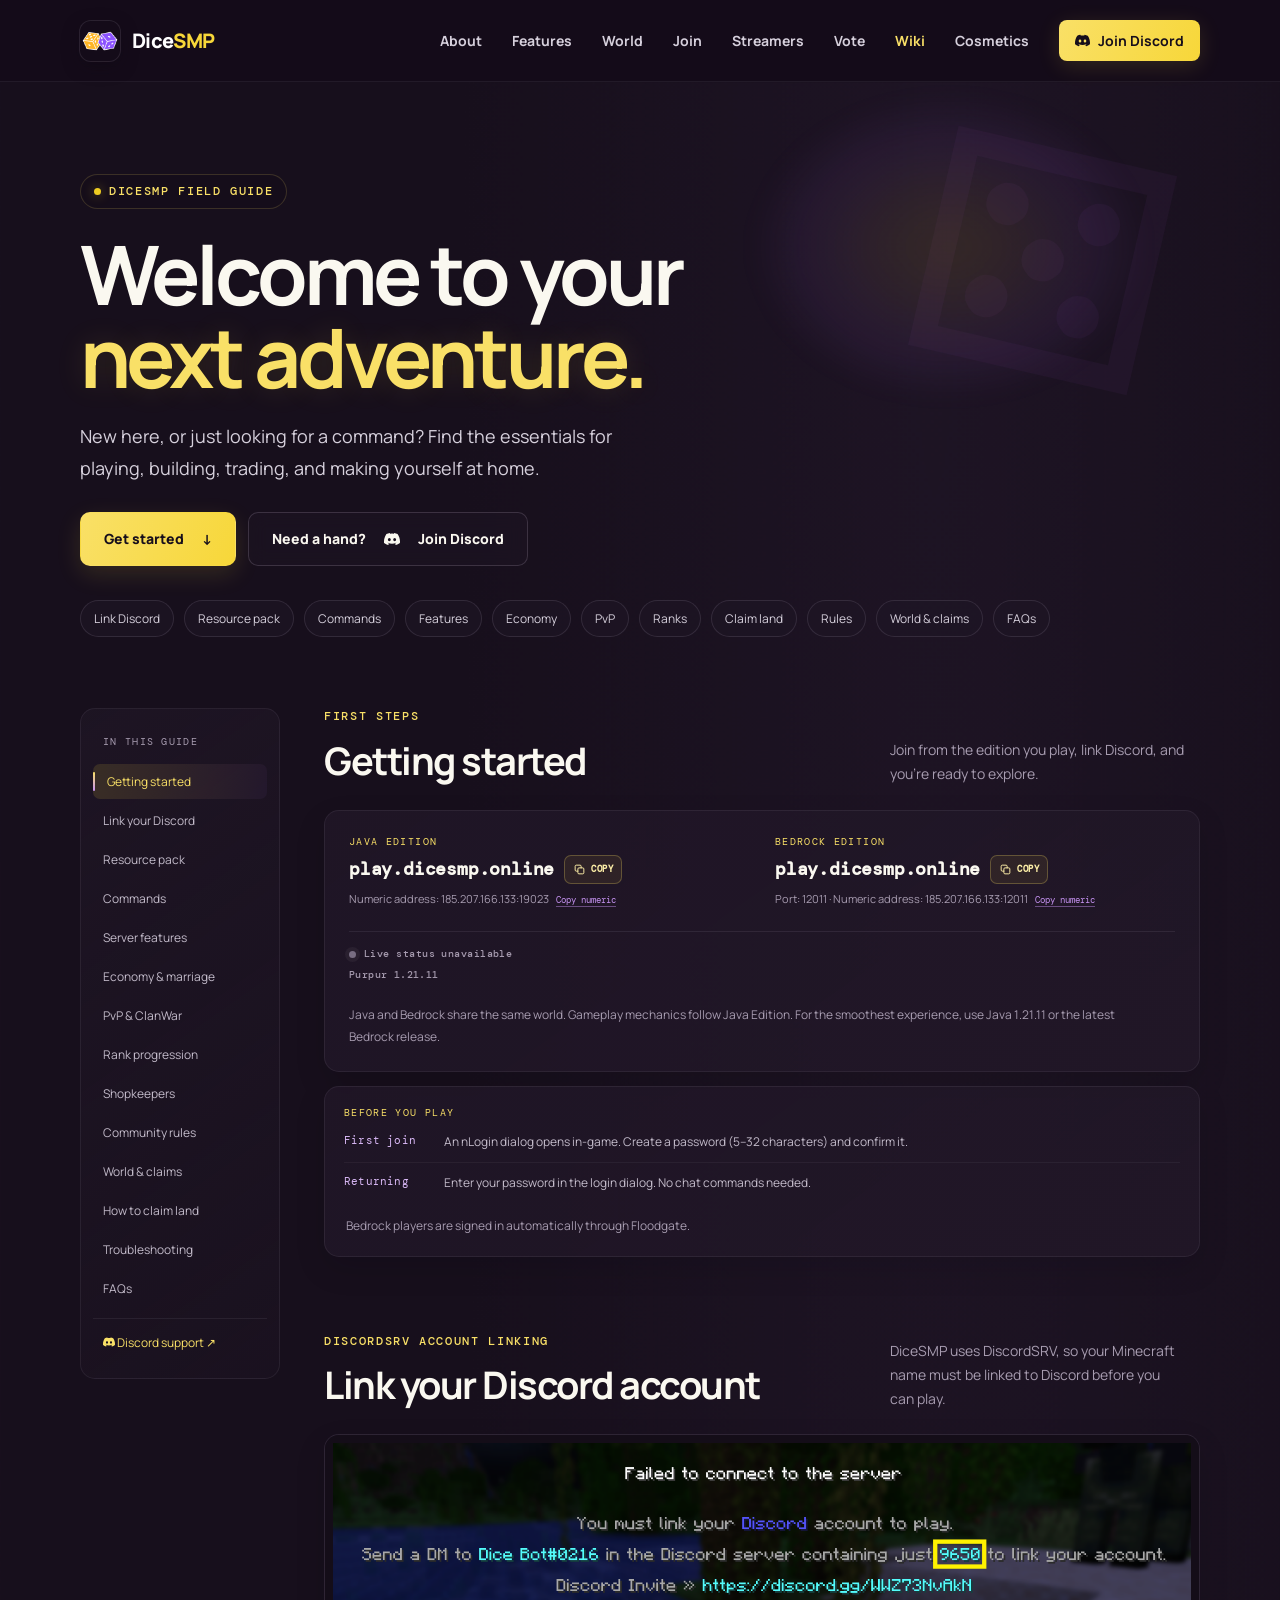
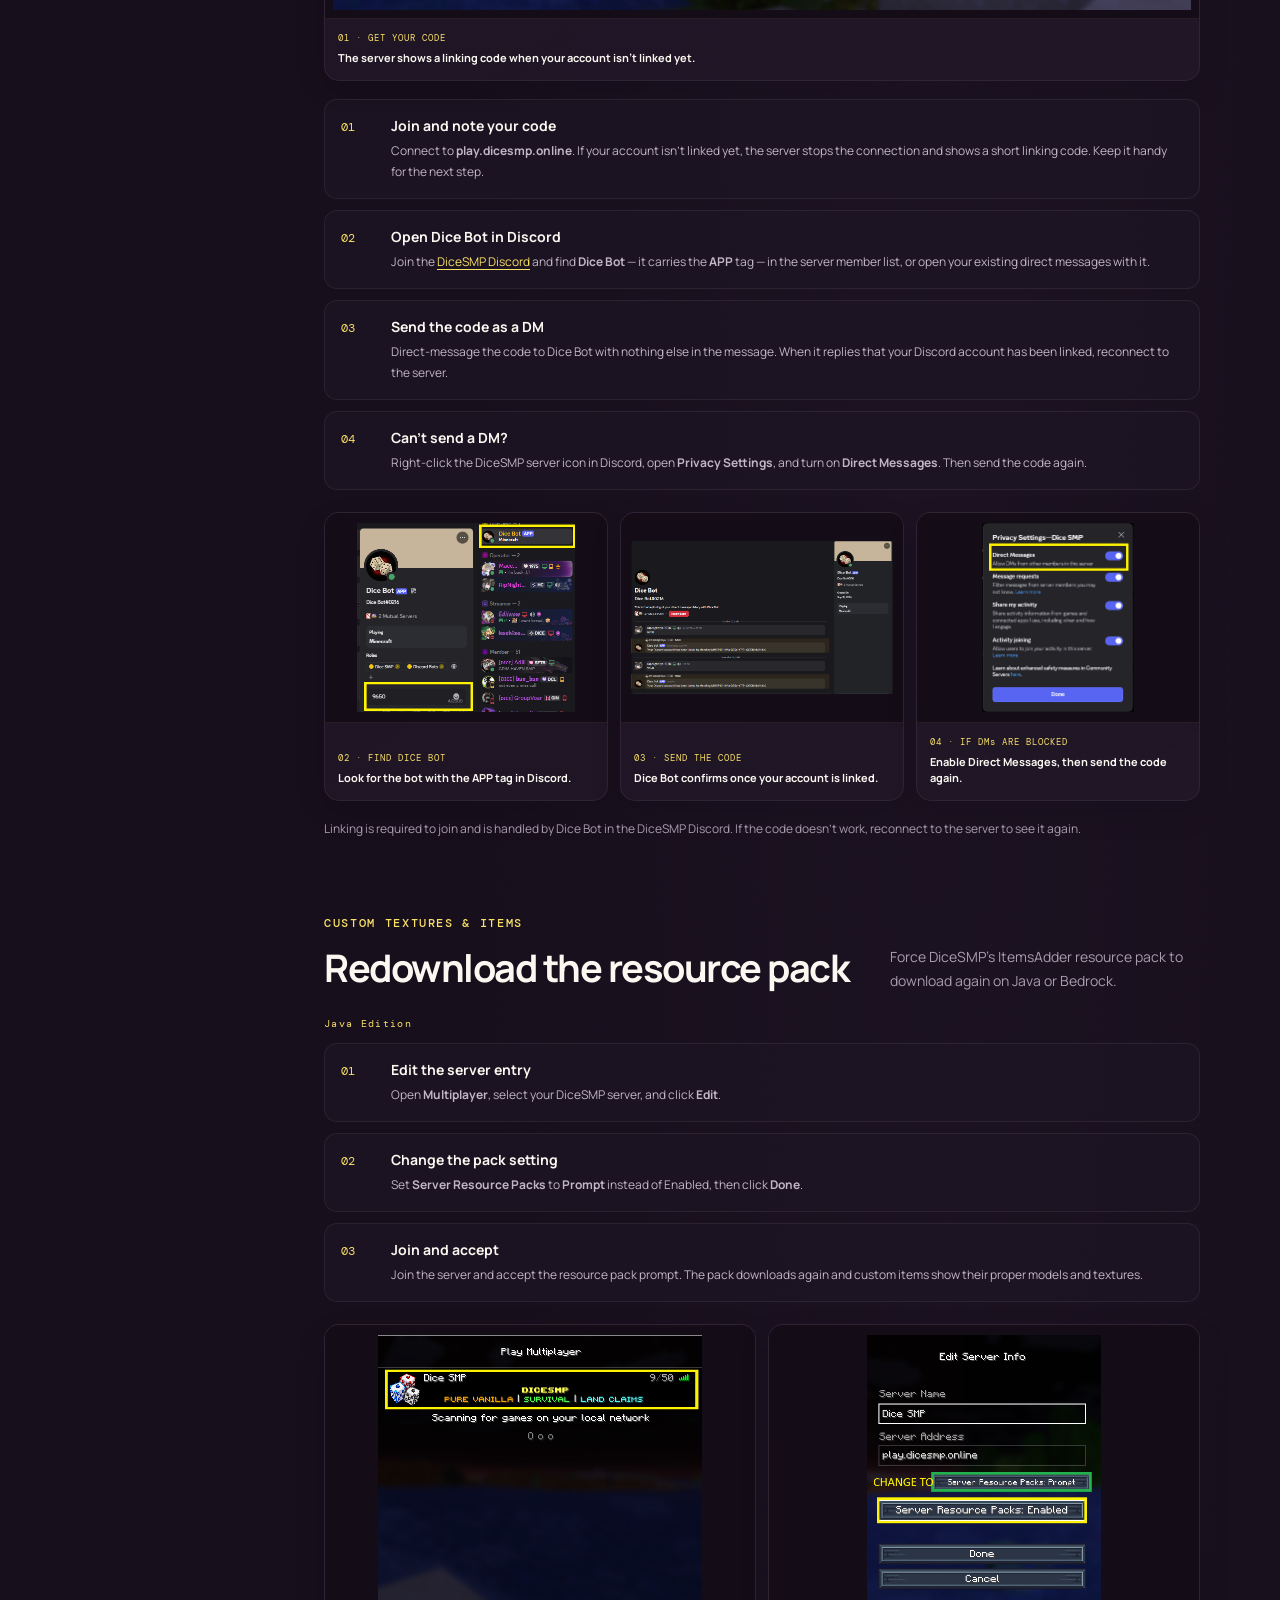
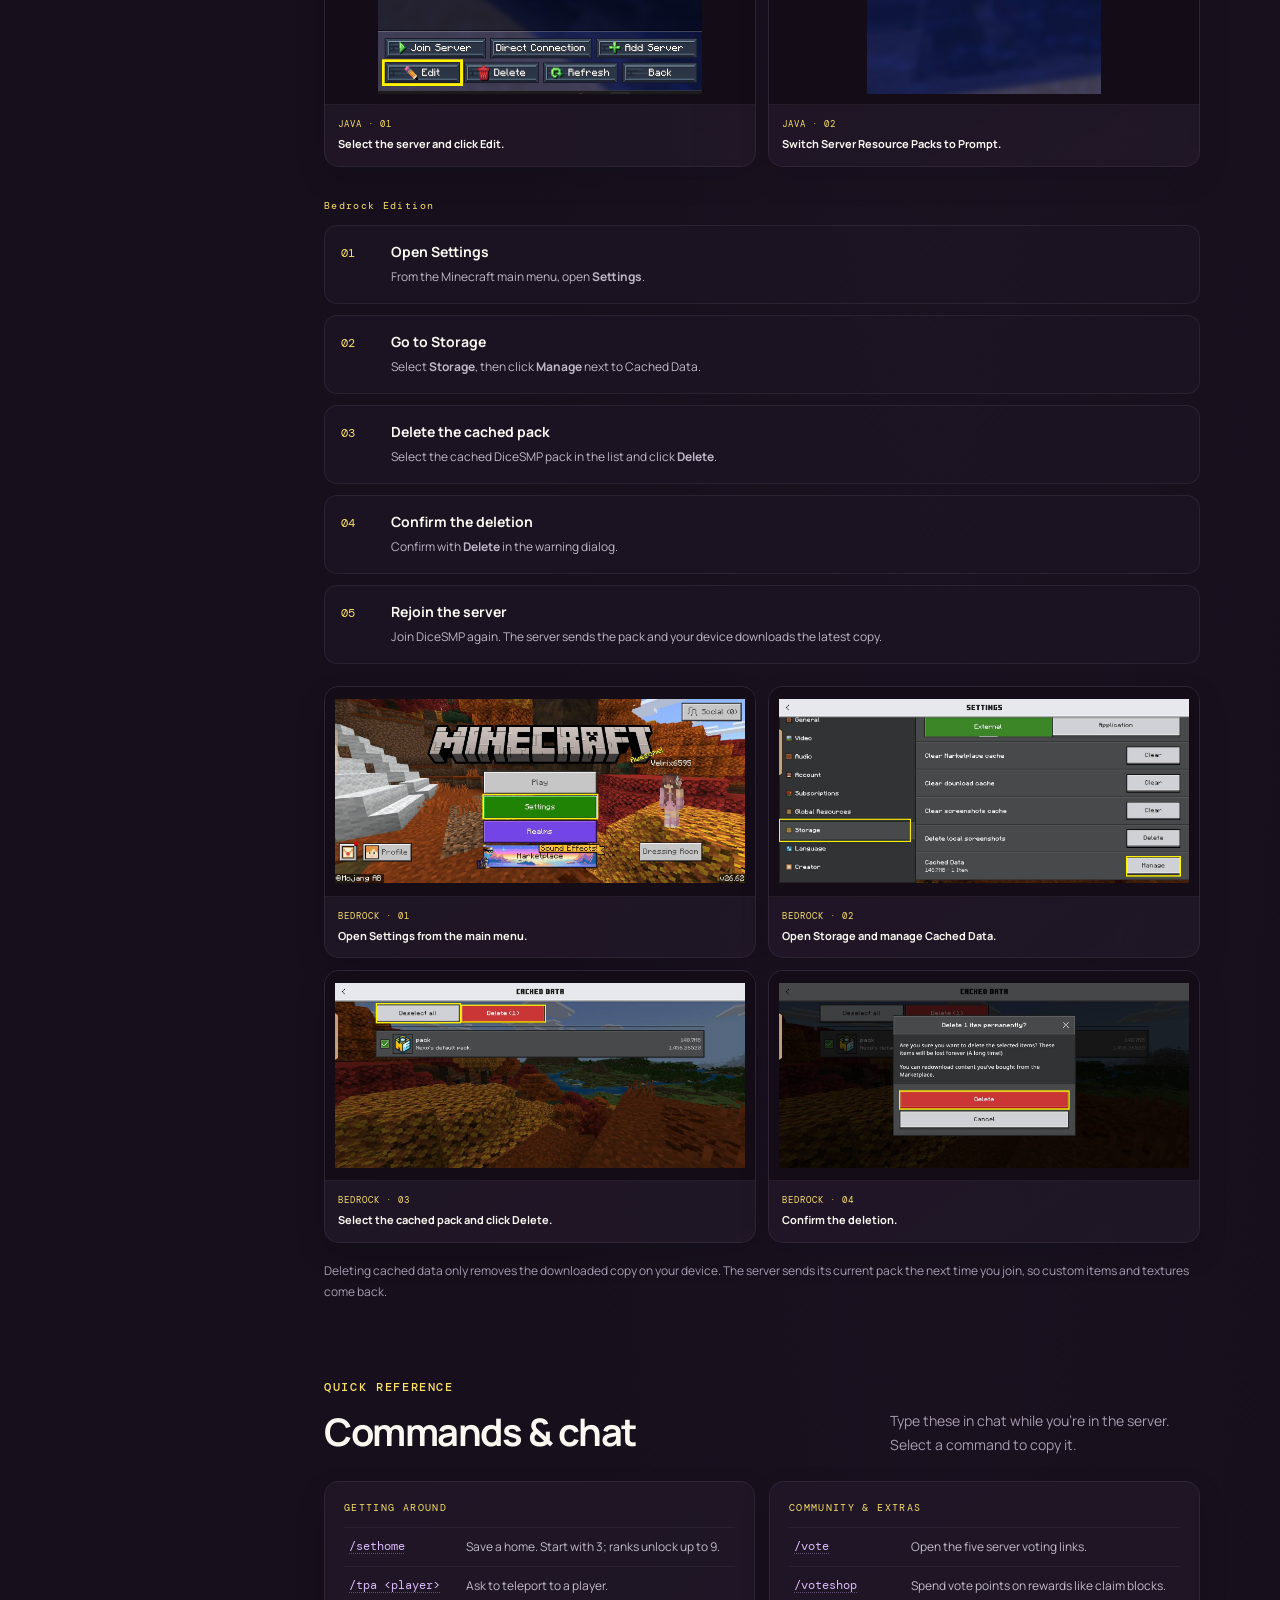
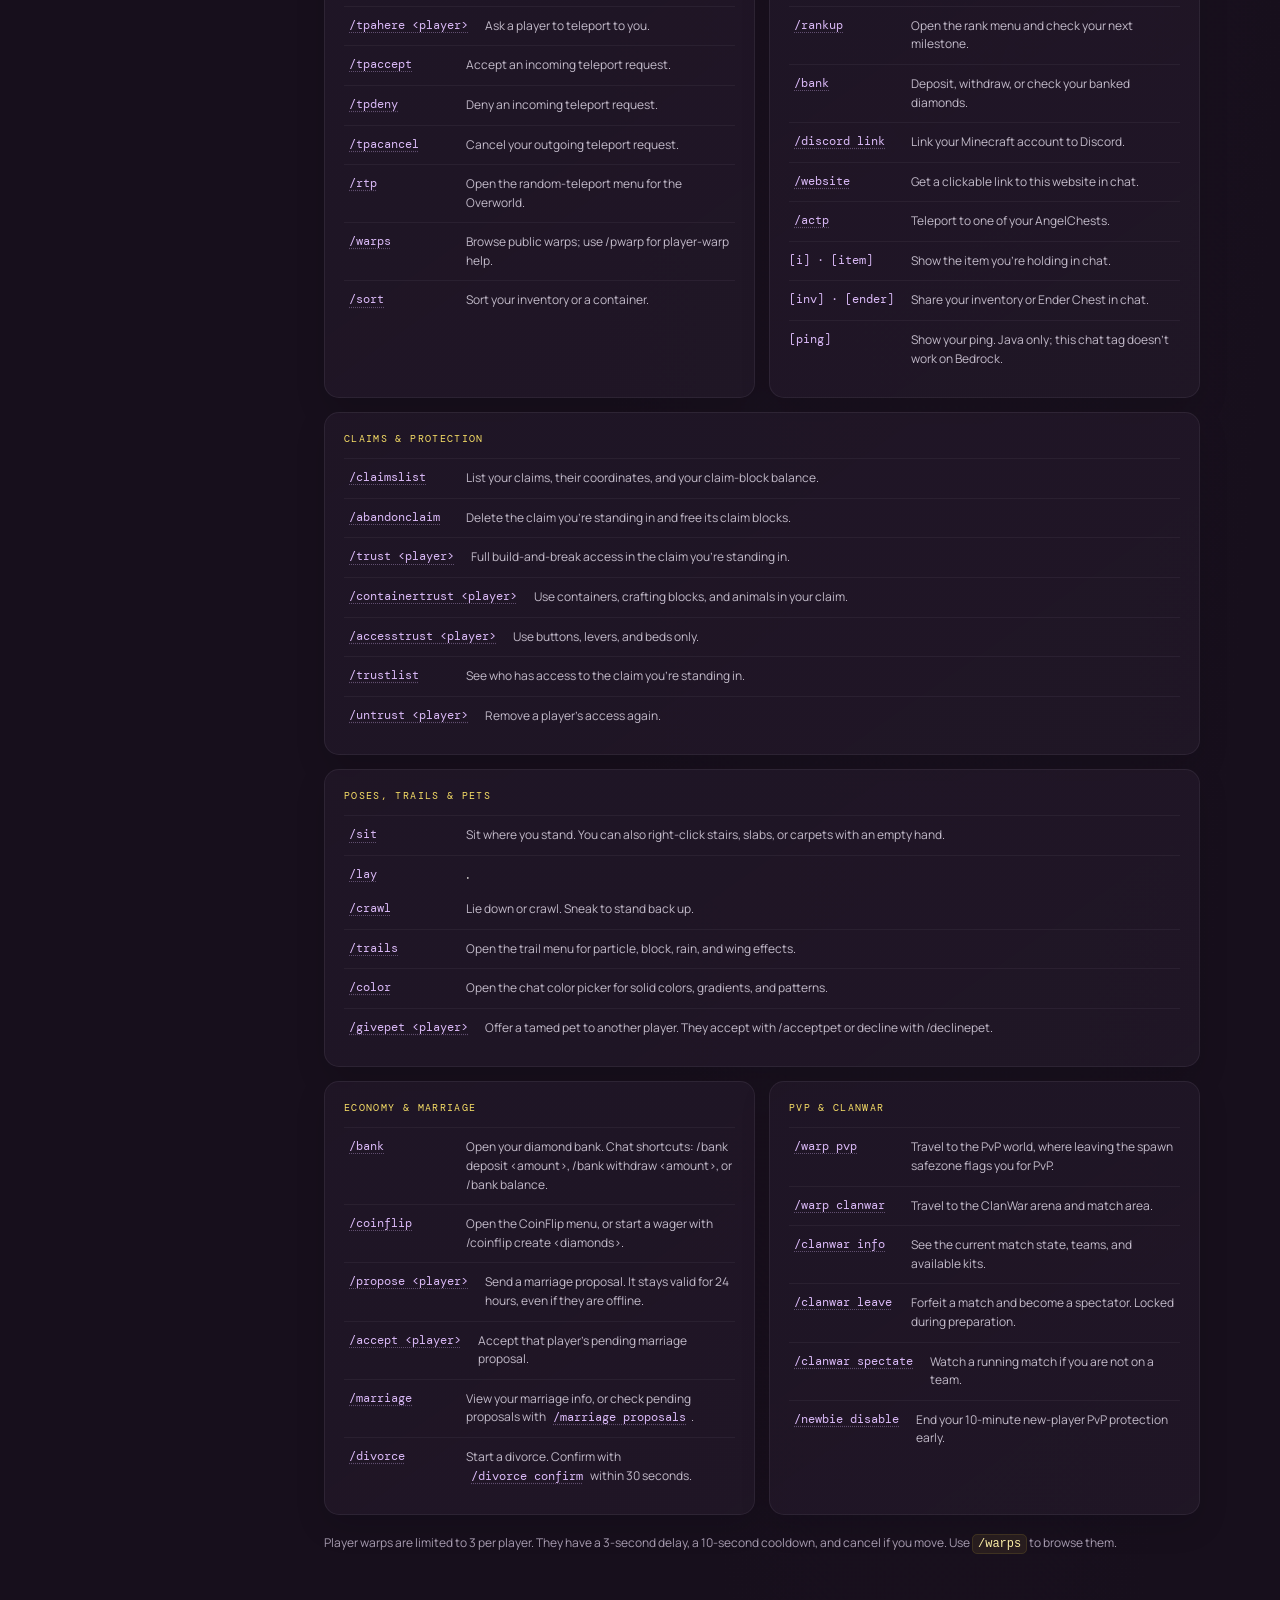
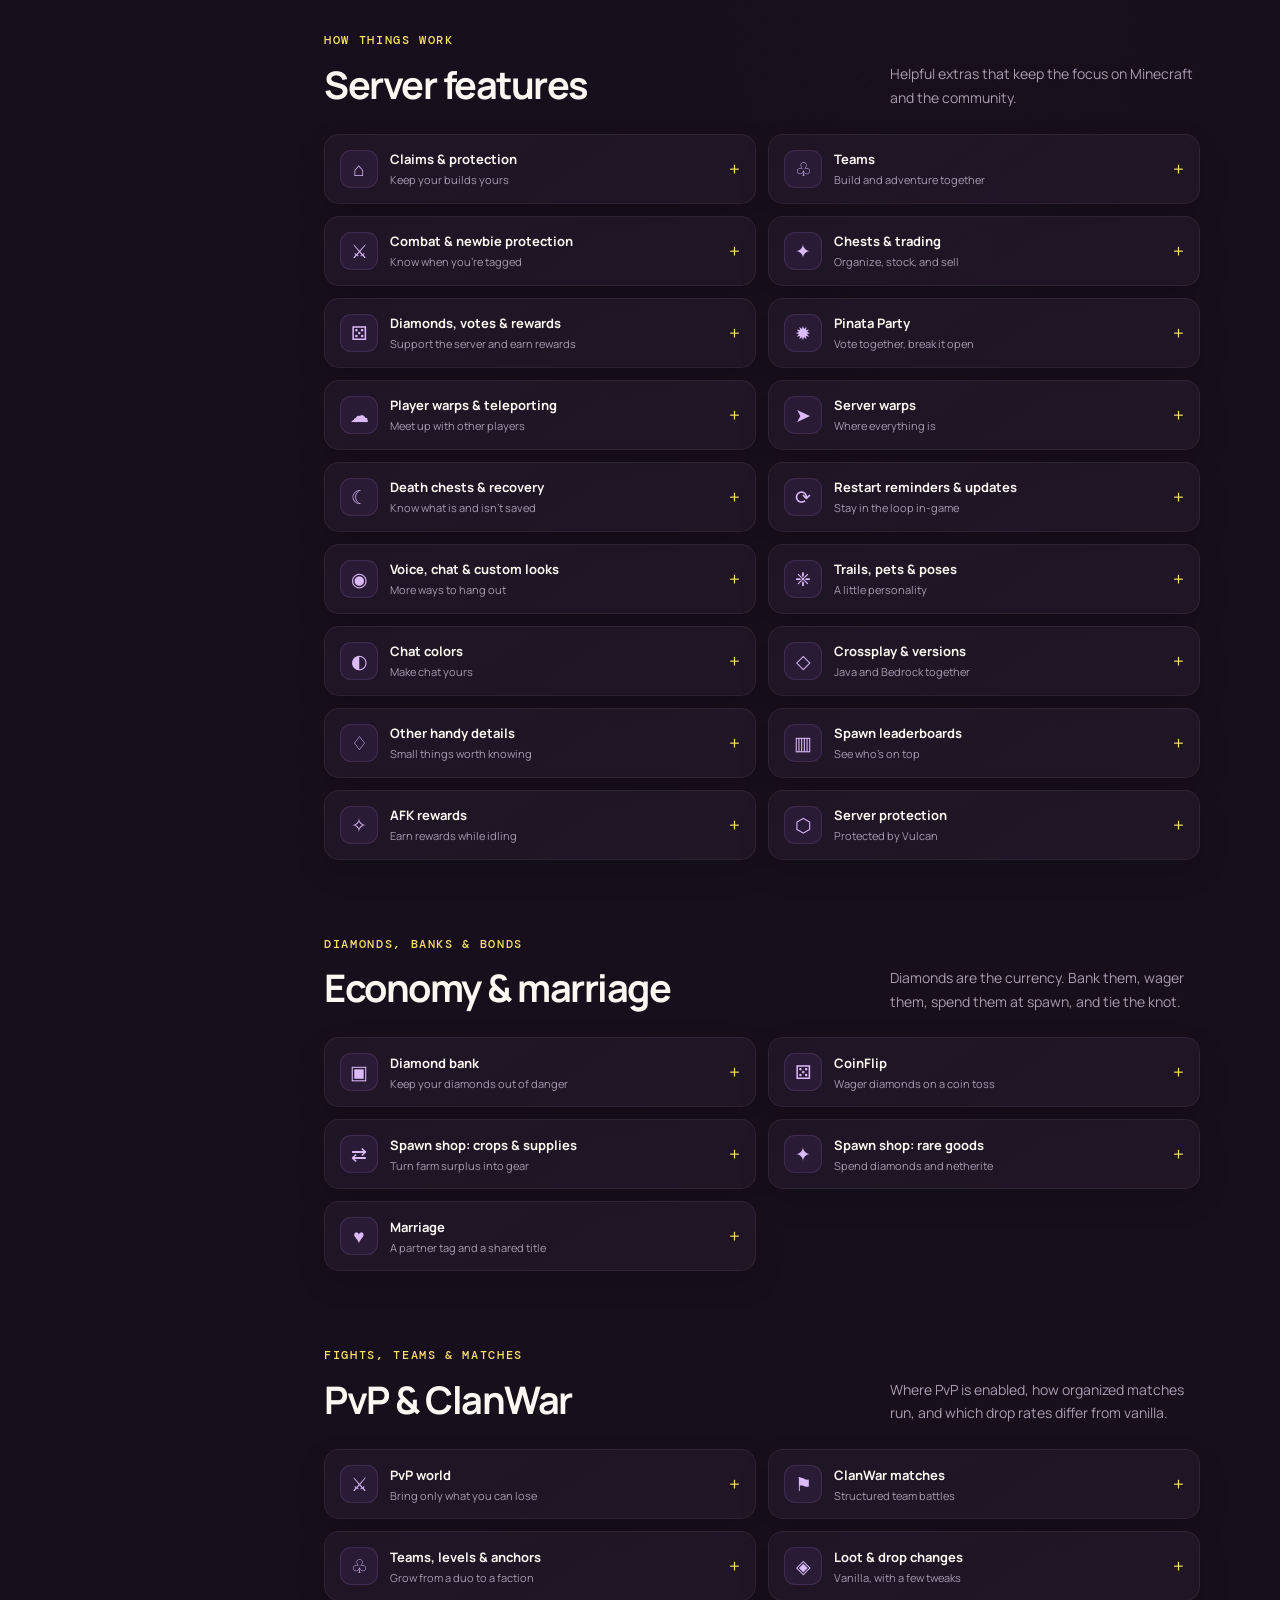
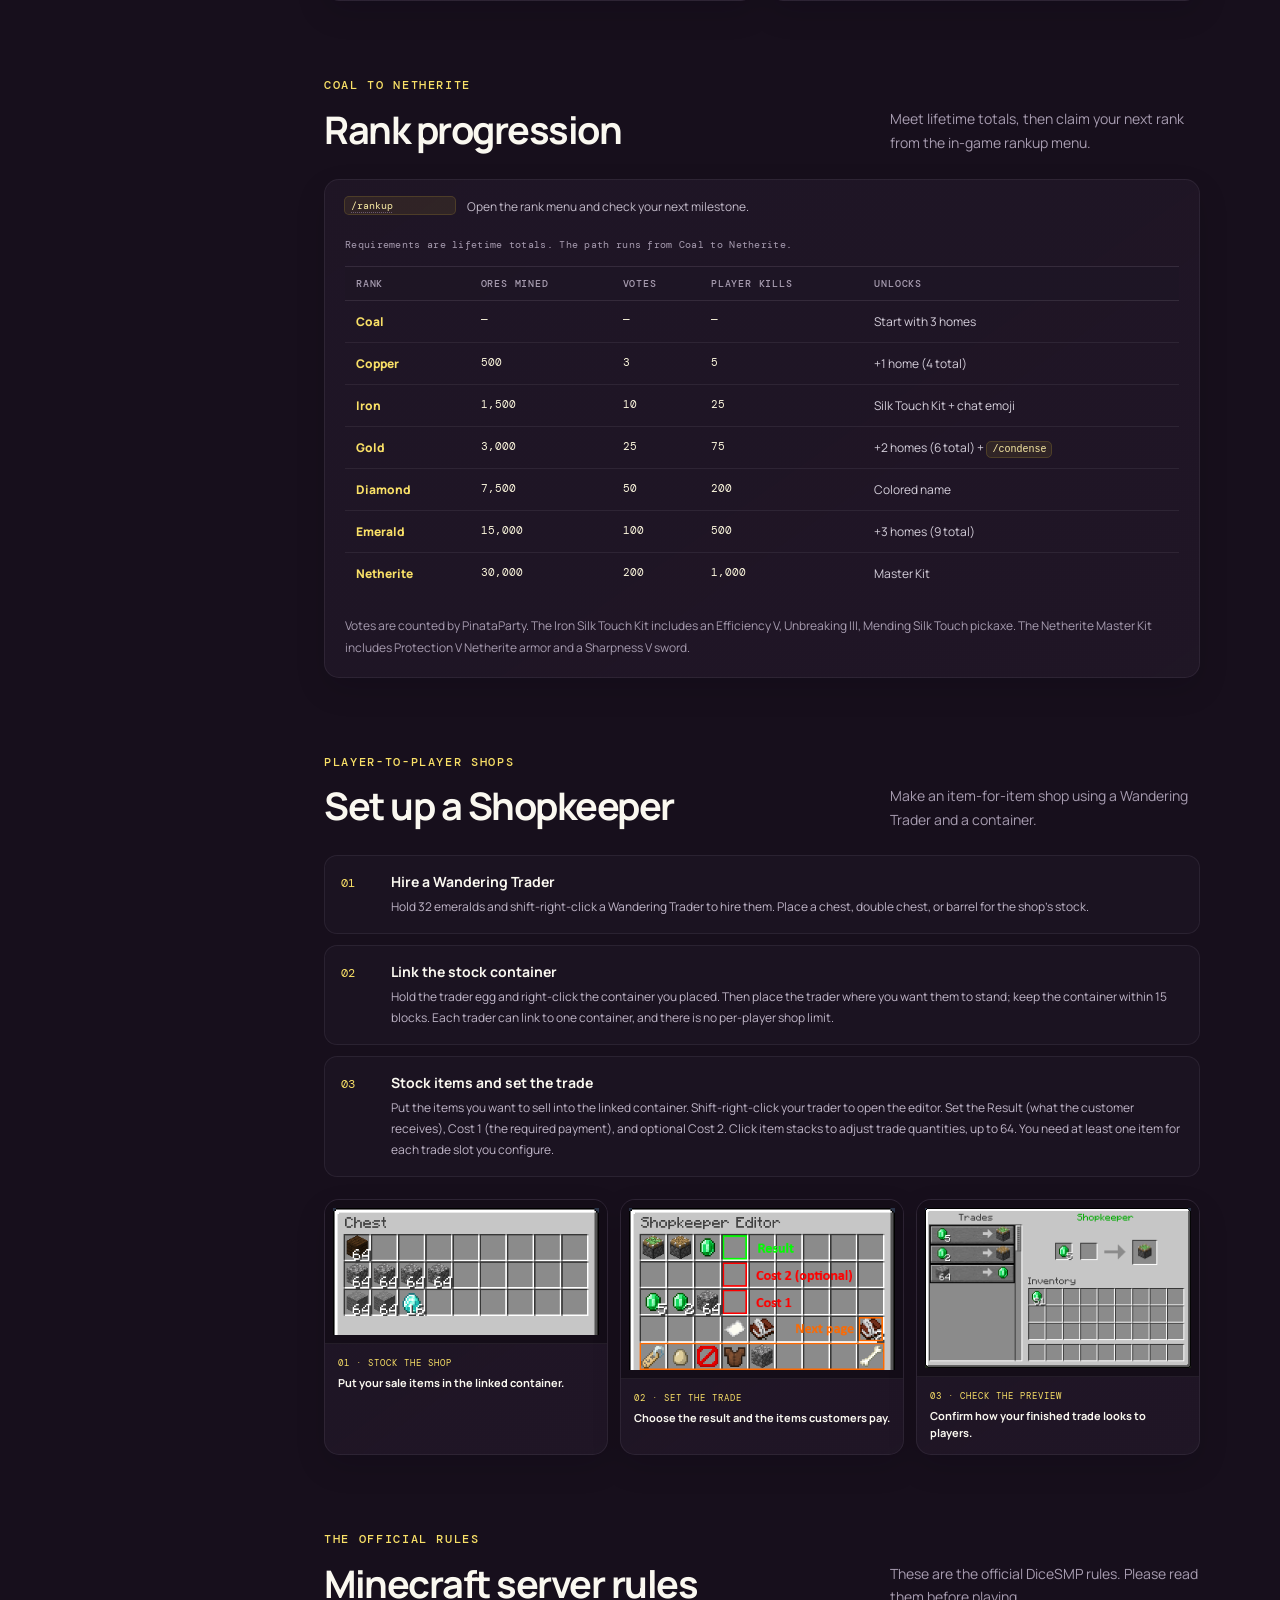
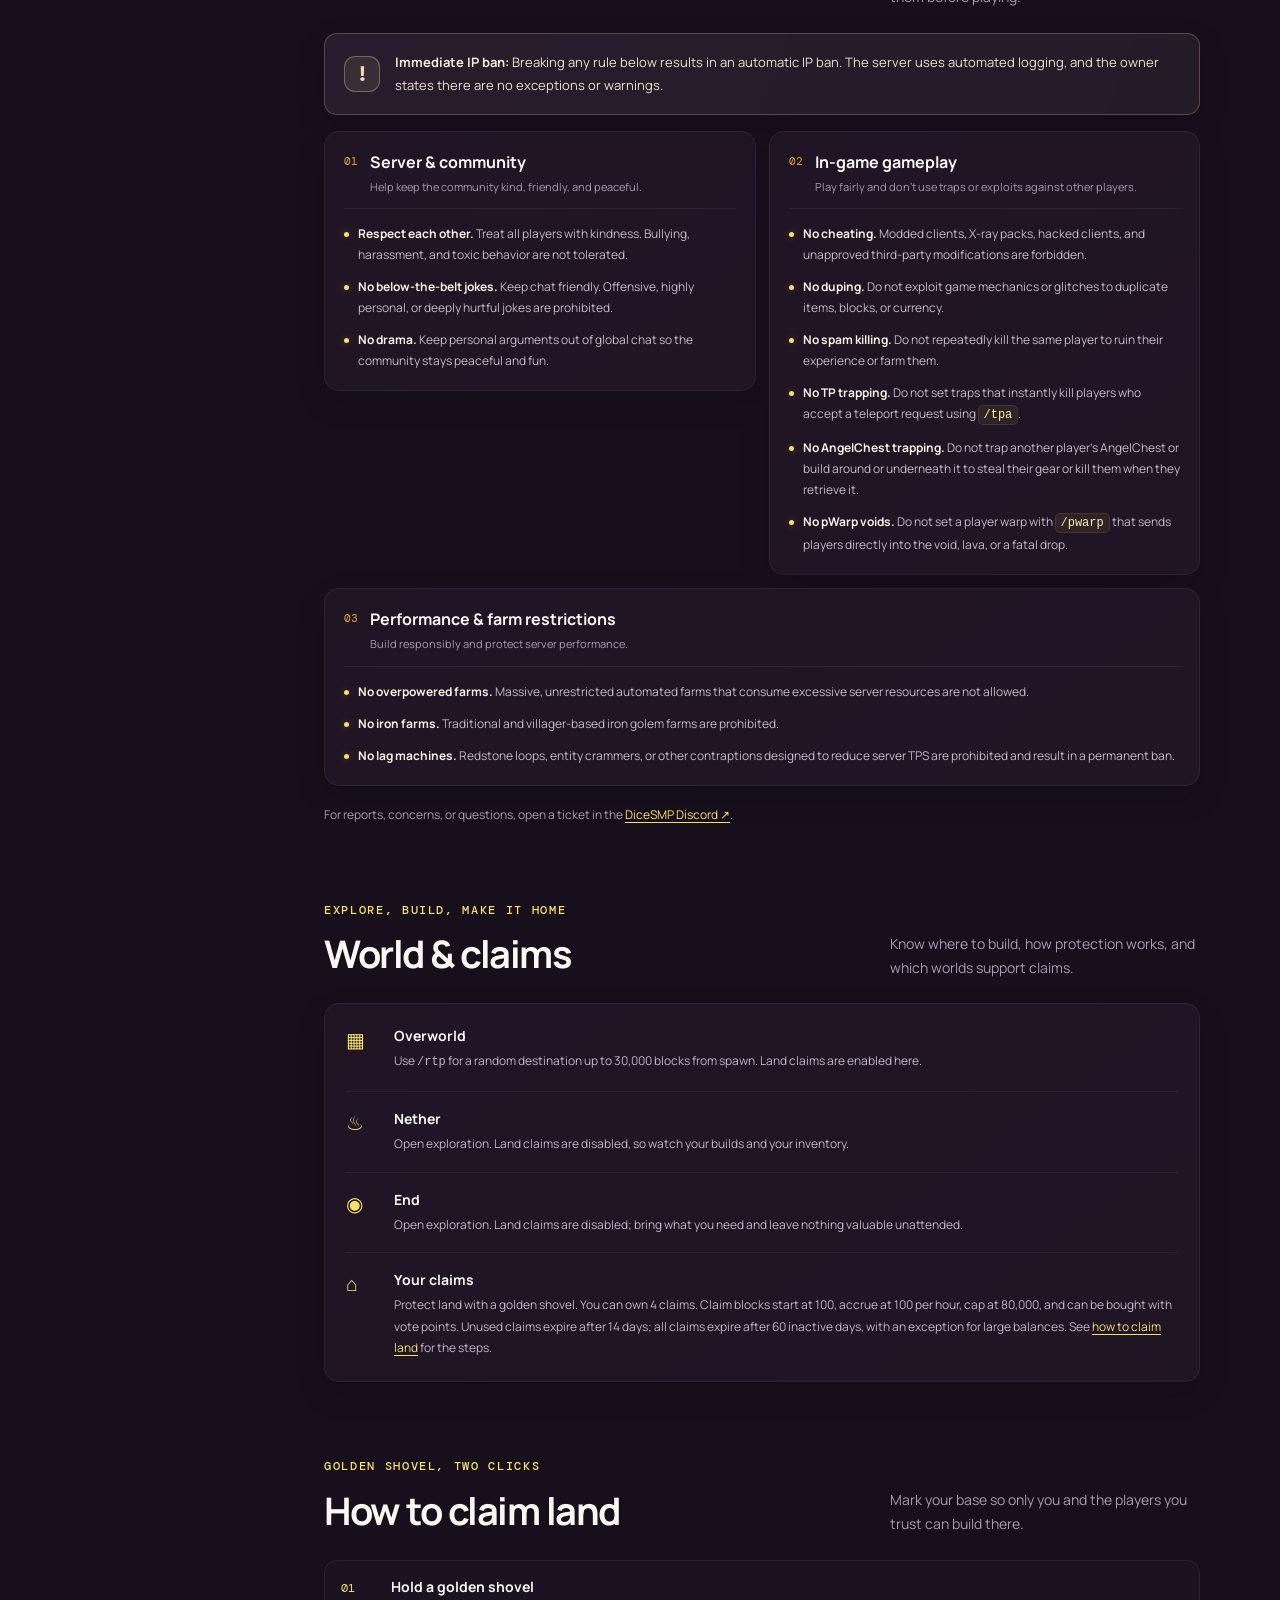
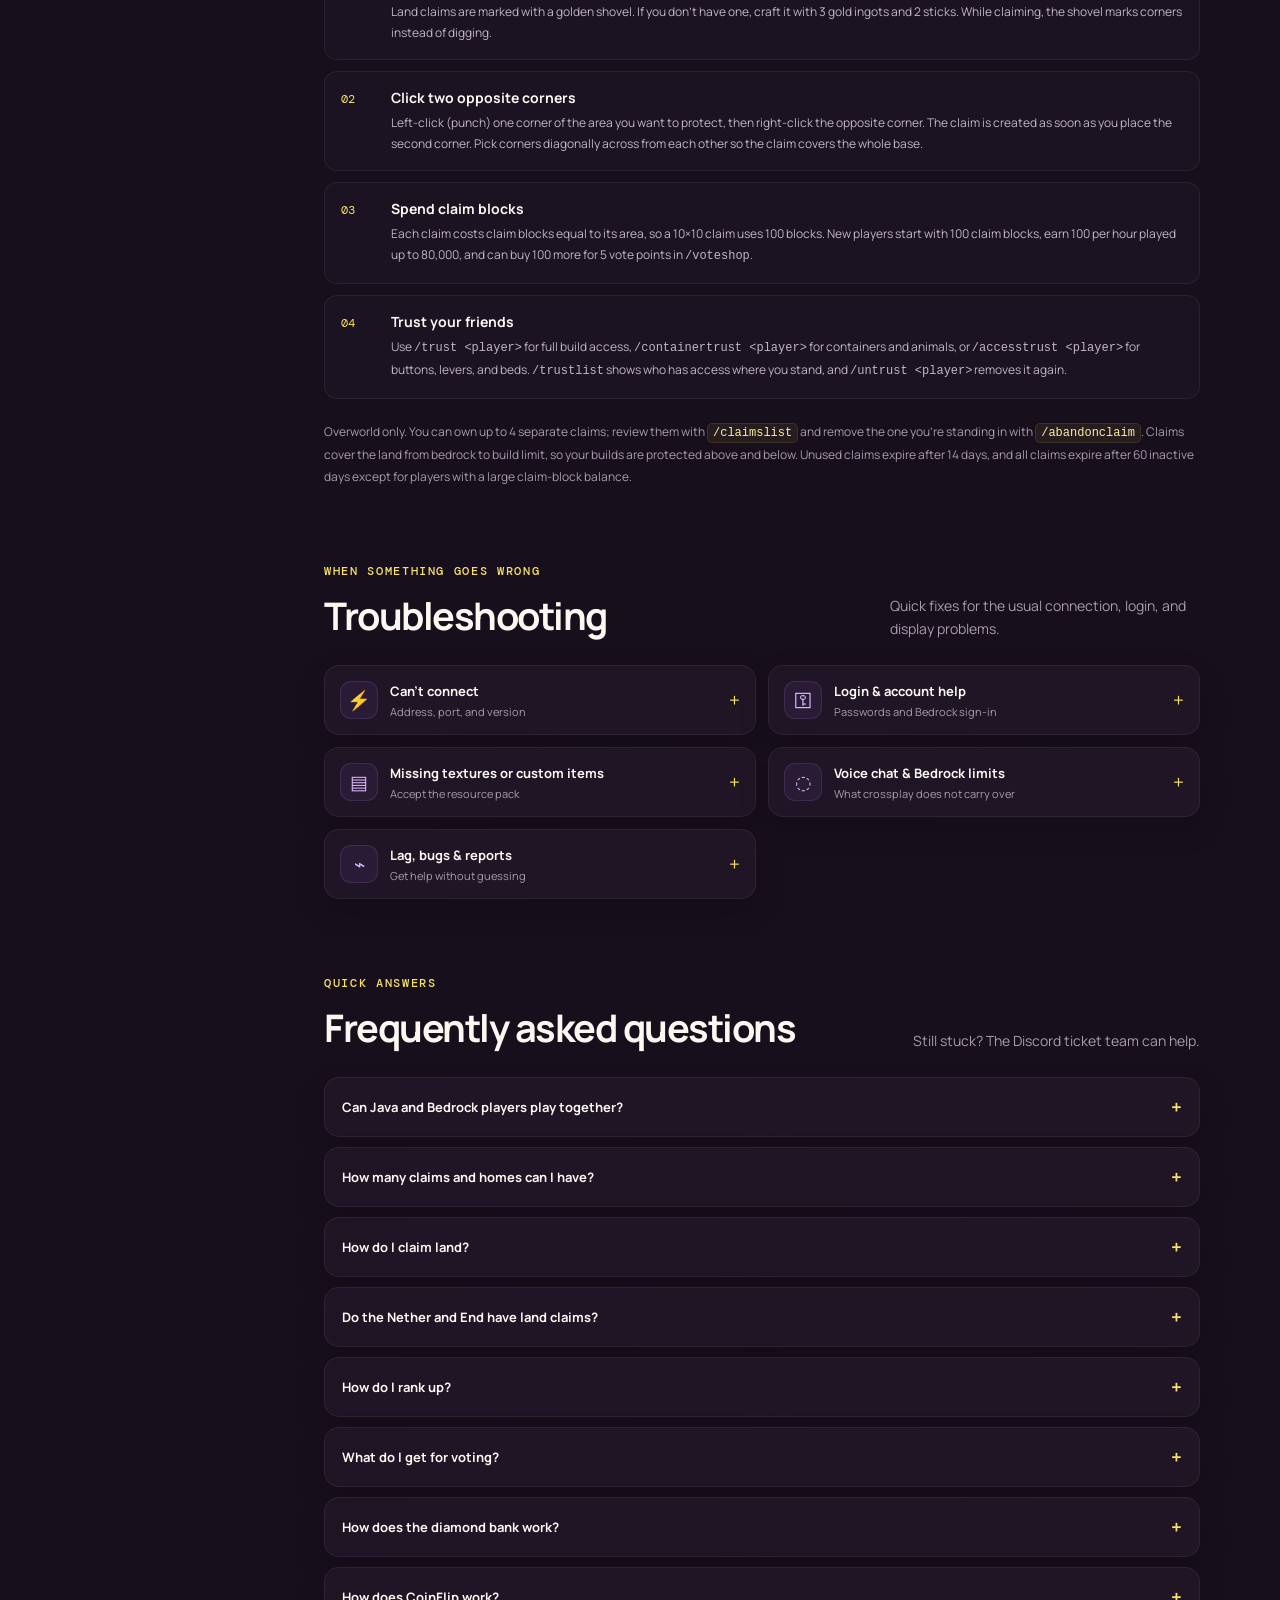
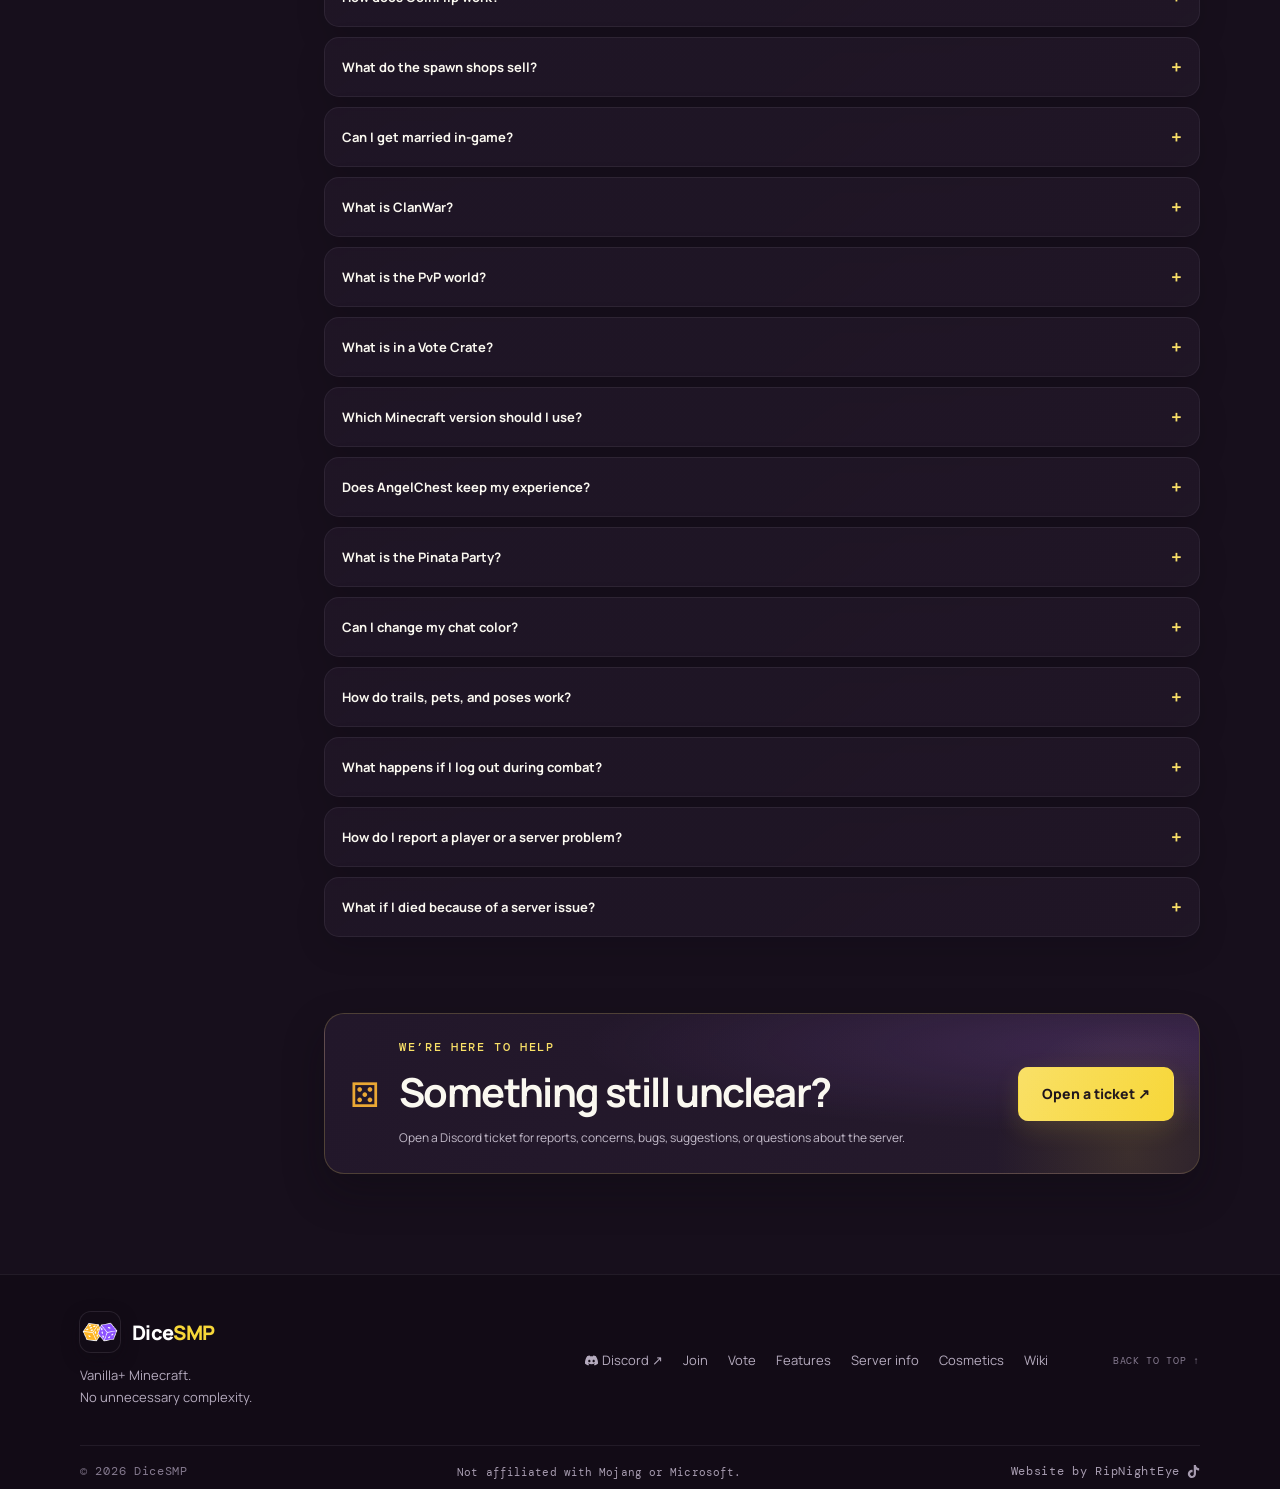
<file: wiki.html>
<!DOCTYPE html>
<html lang="en">
<head>
  <meta charset="utf-8">
  <meta name="viewport" content="width=device-width, initial-scale=1">
  <meta name="theme-color" content="#170f1c">
  <meta name="color-scheme" content="dark">
  <meta name="description" content="The DiceSMP player guide: Discord account linking, commands, ranks, land claims, shopkeepers, diamonds and banking, marriage, ClanWar, PvP, trails, voting, rules, and common questions.">
  <meta name="author" content="DiceSMP">
  <meta name="referrer" content="strict-origin-when-cross-origin">
  <title>Player Guide — DiceSMP Wiki | Commands, Ranks &amp; Rules</title>

  <meta property="og:type" content="article">
  <meta property="og:site_name" content="DiceSMP">
  <meta property="og:title" content="DiceSMP Player Guide — Commands, Claims &amp; Rules">
  <meta property="og:description" content="Everything you need to settle into DiceSMP: linking Discord, commands, ranks, claims, shopkeepers, the diamond economy, marriage, ClanWar, PvP, rules, and quick answers.">
  <meta property="og:locale" content="en_US">
  <meta property="og:url" content="https://web.dicesmp.online/wiki">
  <meta property="og:image" content="https://web.dicesmp.online/Logo/dicesmp-banner.jpg">
  <meta property="og:image:width" content="1195">
  <meta property="og:image:height" content="312">
  <meta property="og:image:alt" content="DiceSMP logo over a Minecraft village at sunset">
  <meta name="twitter:card" content="summary_large_image">
  <meta name="twitter:title" content="DiceSMP Player Guide">
  <meta name="twitter:description" content="Everything you need to settle into DiceSMP: Discord linking, commands, ranks, claims, shopkeepers, rules, and quick answers.">
  <meta name="twitter:image" content="https://web.dicesmp.online/Logo/dicesmp-banner.jpg">
  <meta name="twitter:image:alt" content="DiceSMP logo over a Minecraft village at sunset">

  <link rel="canonical" href="https://web.dicesmp.online/wiki">
  <link rel="icon" type="image/png" sizes="64x64" href="Logo/favicon.png">
  <link rel="apple-touch-icon" href="Logo/apple-touch-icon.png">
  <link rel="manifest" href="site.webmanifest">
  <link rel="preload" as="font" href="fonts/manrope-latin-var.woff2" type="font/woff2" crossorigin>
  <link rel="preload" as="font" href="fonts/dm-mono-400-latin.woff2" type="font/woff2" crossorigin>
  <link rel="preload" as="font" href="fonts/dm-mono-500-latin.woff2" type="font/woff2" crossorigin>
  <link rel="dns-prefetch" href="//api.mcsrvstat.us">
  <link rel="stylesheet" href="styles.css">
  <link rel="stylesheet" href="wiki.css">
  <link rel="stylesheet" href="upgrade.css">
  <script src="script.js" defer></script>
  <noscript>
    <style>
      .page-loader { display: none !important; }
      .will-reveal { opacity: 1 !important; transform: none !important; }
      .to-top, .scroll-progress, .server-status { display: none !important; }
      @media (max-width: 820px) {
        .site-header { height: auto; min-height: var(--header-h); padding-block: 12px; flex-wrap: wrap; }
        .menu-toggle { display: none !important; }
        .nav-links {
          position: static !important;
          display: flex !important;
          flex-direction: row !important;
          flex-wrap: wrap;
          align-items: center;
          gap: 2px 16px;
          width: 100%;
          max-height: none !important;
          padding: 8px 0 0 !important;
          overflow: visible !important;
          background: transparent !important;
          border: 0 !important;
          box-shadow: none !important;
          opacity: 1 !important;
          visibility: visible !important;
          transform: none !important;
          pointer-events: auto !important;
        }
        .nav-links > a { padding: 6px 0 !important; border: 0 !important; font-size: 13px !important; }
        .nav-links .nav-cta { margin: 0 !important; padding: 8px 12px !important; }
      }
    </style>
  </noscript>

  <script type="application/ld+json">
  {
    "@context": "https://schema.org",
    "@type": "FAQPage",
    "mainEntity": [
      {
        "@type": "Question",
        "name": "Can Java and Bedrock players play together?",
        "acceptedAnswer": { "@type": "Answer", "text": "Yes. Join play.dicesmp.online. Bedrock uses port 12011. Server mechanics are based on Java Edition." }
      },
      {
        "@type": "Question",
        "name": "How many claims and homes can I have?",
        "acceptedAnswer": { "@type": "Answer", "text": "You can own up to 4 separate land claims in the Overworld. Homes start at 3 and increase with rank: Copper 4, Gold 6, and Emerald 9." }
      },
      {
        "@type": "Question",
        "name": "How do I claim land?",
        "acceptedAnswer": { "@type": "Answer", "text": "Hold a golden shovel, left-click one corner of the area, then right-click the opposite corner. Claims cost claim blocks equal to their area, and new players start with 100. Manage them with /claimslist and /abandonclaim, and use /trust <player> to share access. This works in the Overworld only." }
      },
      {
        "@type": "Question",
        "name": "Do the Nether and End have land claims?",
        "acceptedAnswer": { "@type": "Answer", "text": "No. GriefPrevention claims are enabled in the Overworld only. The Nether and End are open exploration without land claims." }
      },
      {
        "@type": "Question",
        "name": "How do I rank up?",
        "acceptedAnswer": { "@type": "Answer", "text": "Open the rankup menu in game and meet each rank's lifetime ore, vote, and player-kill requirements. The path runs from Coal to Netherite and also unlocks more homes and kits." }
      },
      {
        "@type": "Question",
        "name": "What do I get for voting?",
        "acceptedAnswer": { "@type": "Answer", "text": "Each vote gives 1 vote point and 1 Vote Crate key. Spend 5 vote points for 100 claim blocks in the voteshop, then use your keys at /warp crates." }
      },
      {
        "@type": "Question",
        "name": "Does AngelChest keep my experience?",
        "acceptedAnswer": { "@type": "Answer", "text": "Yes. AngelChest stores your items and collects your experience. A chest lasts 10,000 seconds, and you can have up to 5 at once." }
      },
      {
        "@type": "Question",
        "name": "What is the Pinata Party?",
        "acceptedAnswer": { "@type": "Answer", "text": "Every 50 votes, a pinata spawns at /warp pinata after a 5-second countdown. Hit it for a chance at copper, iron, gold, diamonds, netherite scrap, or a very rare mace." }
      },
      {
        "@type": "Question",
        "name": "Can I change my chat color?",
        "acceptedAnswer": { "@type": "Answer", "text": "Yes. Open /color to pick a solid color, gradient, or pattern for your chat messages. Use /color reset to clear it." }
      },
      {
        "@type": "Question",
        "name": "How do trails, pets, and poses work?",
        "acceptedAnswer": { "@type": "Answer", "text": "Open /trails for cosmetic trails. Use /sit, /lay, or /crawl to change pose, and sneak to stand. /givepet <player> offers a tamed pet; the other player uses /acceptpet." }
      },
      {
        "@type": "Question",
        "name": "What happens if I log out during combat?",
        "acceptedAnswer": { "@type": "Answer", "text": "A 15-second combat tag blocks teleports and most commands. Logging out while tagged counts as a death and drops your inventory, experience, and armor." }
      },
      {
        "@type": "Question",
        "name": "How do I report a player or a server problem?",
        "acceptedAnswer": { "@type": "Answer", "text": "Open a ticket in the DiceSMP Discord for reports, concerns, bugs, or suggestions." }
      },
      {
        "@type": "Question",
        "name": "What if I died because of a server issue?",
        "acceptedAnswer": { "@type": "Answer", "text": "Contact staff through a Discord ticket. Staff can restore items when the death was caused by a server issue, not player error." }
      },
      {
        "@type": "Question",
        "name": "How does the diamond bank work?",
        "acceptedAnswer": { "@type": "Answer", "text": "Run /bank to open your personal diamond bank. Deposit diamonds from your inventory, withdraw them again, or check your balance. The bank keeps them separately from your inventory, and monthly balances appear on the spawn leaderboards." }
      },
      {
        "@type": "Question",
        "name": "How does CoinFlip work?",
        "acceptedAnswer": { "@type": "Answer", "text": "Run /coinflip to open the menu, or /coinflip create <diamonds> to start a wager. Your diamonds are held in escrow while you pick heads or tails; the winner takes the pot." }
      },
      {
        "@type": "Question",
        "name": "What do the spawn shops sell?",
        "acceptedAnswer": { "@type": "Answer", "text": "Admin shopkeepers near spawn trade 64 crops for 10 iron ingots, 64 iron ingots for 10 diamonds, and 64 crops for a 100-claim-block voucher. They also sell books, paper, gunpowder, ender pearls, TNT, totems, wind charges, ominous bottles, emeralds, and nether stars for gold, copper, diamonds, or netherite." }
      },
      {
        "@type": "Question",
        "name": "Can I get married in-game?",
        "acceptedAnswer": { "@type": "Answer", "text": "Yes. Use /propose <player> and have them accept with /accept <player>. Proposals last 24 hours and can be sent while the other player is offline. Married players show a partner suffix; /divorce asks for confirmation within 30 seconds. The fake ban message after marrying is a developer joke, not a real punishment." }
      },
      {
        "@type": "Question",
        "name": "What is ClanWar?",
        "acceptedAnswer": { "@type": "Answer", "text": "/warp clanwar takes you to the match area. Each team holds up to 5 players, and a 60-second preparation phase starts the match. Players vote on one of four kits for 30 seconds, and the vote ends early if everyone agrees. Friendly fire is off, disconnecting or leaving eliminates you, and players not in the match can watch with /clanwar spectate." }
      },
      {
        "@type": "Question",
        "name": "What is the PvP world?",
        "acceptedAnswer": { "@type": "Answer", "text": "/warp pvp takes you to the PvP world. The spawn safezone there blocks PvP; once you leave it, you are in survival and can be attacked. Your inventory is shared with the other worlds, spawn eggs cannot be used there, and there are no land claims." }
      },
      {
        "@type": "Question",
        "name": "What is in a Vote Crate?",
        "acceptedAnswer": { "@type": "Answer", "text": "Vote Crate keys come from the five vote sites, one key per site every 24 hours. Open crates at /warp crates or /warp votecrate. Iron gear and food are the common pulls; iron ingots, diamonds, and a Shopkeeper are the rare pulls." }
      },
      {
        "@type": "Question",
        "name": "Which Minecraft version should I use?",
        "acceptedAnswer": { "@type": "Answer", "text": "Java players should use 1.21.11 and Bedrock players the latest version. ViaVersion and ViaBackwards let other client versions join, but custom items and textures may look wrong on older or newer versions." }
      }
    ]
  }
  </script>
</head>
<body class="wiki-page" id="top">
  <a class="skip-link" href="#main">Skip to content</a>

  <svg class="icon-sprite" aria-hidden="true" focusable="false" xmlns="http://www.w3.org/2000/svg">
    <symbol id="icon-discord" viewBox="0 0 24 24">
      <path d="M20.317 4.37a19.79 19.79 0 0 0-4.885-1.515.074.074 0 0 0-.078.037c-.211.375-.445.865-.609 1.25a18.27 18.27 0 0 0-5.487 0c-.164-.394-.406-.875-.618-1.25a.077.077 0 0 0-.078-.037 19.736 19.736 0 0 0-4.885 1.515.07.07 0 0 0-.032.028C.533 9.046-.319 13.58.1 18.058a.082.082 0 0 0 .031.056c2.053 1.508 4.041 2.423 5.993 3.03a.078.078 0 0 0 .084-.028c.462-.63.873-1.295 1.226-1.994a.076.076 0 0 0-.041-.106c-.653-.248-1.275-.55-1.873-.892a.077.077 0 0 1-.008-.128c.126-.094.252-.192.372-.291a.074.074 0 0 1 .078-.011c3.928 1.793 8.18 1.793 12.061 0a.074.074 0 0 1 .079.01c.12.099.246.198.373.292a.077.077 0 0 1-.007.128c-.598.35-1.22.652-1.873.892a.077.077 0 0 0-.04.107c.36.698.772 1.363 1.225 1.993a.076.076 0 0 0 .084.029c1.961-.607 3.95-1.522 6.002-3.03a.077.077 0 0 0 .032-.055c.5-5.177-.838-9.674-3.549-13.66a.061.061 0 0 0-.031-.029ZM8.02 15.331c-1.183 0-2.157-1.086-2.157-2.419s.956-2.419 2.157-2.419c1.211 0 2.176 1.096 2.157 2.419 0 1.333-.956 2.419-2.157 2.419Zm7.975 0c-1.183 0-2.157-1.086-2.157-2.419s.955-2.419 2.157-2.419c1.21 0 2.175 1.096 2.156 2.419 0 1.333-.946 2.419-2.156 2.419Z"/>
    </symbol>
    <symbol id="icon-tiktok" viewBox="0 0 24 24">
      <path d="M12.525.02c1.31-.02 2.61-.01 3.91-.02.08 1.53.63 3.09 1.75 4.17 1.12 1.11 2.7 1.62 4.24 1.79v4.03c-1.44-.05-2.89-.35-4.2-.97a11.3 11.3 0 0 1-1.62-.93c-.01 2.92.01 5.84-.02 8.75-.08 1.4-.54 2.79-1.35 3.94-1.31 1.92-3.58 3.17-5.91 3.21-1.43.08-2.86-.31-4.08-1.03-2.02-1.19-3.44-3.37-3.65-5.71-.02-.5-.03-1-.01-1.49.18-1.9 1.12-3.72 2.58-4.96 1.66-1.44 3.98-2.13 6.15-1.72.02 1.48-.04 2.96-.04 4.44-.99-.32-2.15-.23-3.02.37-.63.41-1.11 1.04-1.36 1.75-.21.51-.15 1.07-.14 1.61.24 1.64 1.82 3.02 3.5 2.87 1.12-.01 2.19-.66 2.77-1.61.19-.33.4-.67.41-1.06.1-1.79.06-3.57.07-5.36.01-4.03-.01-8.05.02-12.07Z"/>
    </symbol>
    <symbol id="icon-copy" viewBox="0 0 24 24">
      <rect x="9" y="9" width="11" height="11" rx="2" fill="none" stroke="currentColor" stroke-width="1.8"/>
      <path d="M15 9V6a2 2 0 0 0-2-2H6a2 2 0 0 0-2 2v7a2 2 0 0 0 2 2h3" fill="none" stroke="currentColor" stroke-width="1.8" stroke-linecap="round"/>
    </symbol>
    <symbol id="icon-check" viewBox="0 0 24 24">
      <path d="m5 12 4.5 4.5L19 7" fill="none" stroke="currentColor" stroke-width="2.2" stroke-linecap="round" stroke-linejoin="round"/>
    </symbol>
    <symbol id="icon-arrow-up" viewBox="0 0 24 24">
      <path d="M12 19V5m0 0-6 6m6-6 6 6" fill="none" stroke="currentColor" stroke-width="2" stroke-linecap="round" stroke-linejoin="round"/>
    </symbol>
  </svg>

  <div class="page-loader" id="pageLoader" aria-hidden="true">
    <div class="loader-emblem">
      <svg viewBox="0 0 64 64" role="presentation" aria-hidden="true">
        <path class="sprout-stem" d="M32 43V25"/>
        <path class="sprout-leaf sprout-leaf-left" d="M31 31C18 31 15 23 16 15c9 0 17 3 17 14"/>
        <path class="sprout-leaf sprout-leaf-right" d="M33 27c1-11 8-15 17-15 1 9-3 16-17 19"/>
        <path class="sprout-dice" d="m32 41 15 7-15 8-15-8 15-7Z"/>
        <path class="sprout-dice-side" d="M17 48v-8l15-8 15 8v8"/>
        <circle cx="26" cy="44" r="1.4"/><circle cx="38" cy="50" r="1.4"/><circle cx="37" cy="41" r="1.4"/>
      </svg>
      <span>Opening the field guide…</span>
    </div>
  </div>

  <div class="scroll-progress" aria-hidden="true"><span data-scroll-progress></span></div>

  <header class="site-header" data-header>
    <a class="brand" href="/" aria-label="DiceSMP home">
      <img src="Logo/dicesmp-logo.webp" alt="" width="40" height="40">
      <span>Dice<span class="brand-accent">SMP</span></span>
    </a>
    <button class="menu-toggle" type="button" aria-label="Open navigation" aria-expanded="false" aria-controls="primary-navigation">
      <span></span><span></span>
    </button>
    <nav class="nav-links" id="primary-navigation" aria-label="Main navigation">
      <a href="/#about">About</a>
      <a href="/#features">Features</a>
      <a href="/#world">World</a>
      <a href="/#join">Join</a>
      <a href="/#streamers">Streamers</a>
      <a href="/#vote">Vote</a>
      <a href="/wiki" aria-current="page">Wiki</a>
      <a href="/cosmetics">Cosmetics</a>
      <a class="nav-cta" href="https://dsc.gg/dicesmp" target="_blank" rel="noopener noreferrer"><svg class="icon" aria-hidden="true"><use href="#icon-discord"></use></svg> Join Discord</a>
    </nav>
  </header>
  <button class="nav-scrim" type="button" tabindex="-1" aria-hidden="true" data-nav-close hidden></button>

  <main class="wiki-main" id="main">
    <section class="wiki-hero section-wrap">
      <div class="wiki-hero-glow" aria-hidden="true"></div>
      <div class="eyebrow"><span class="status-dot" aria-hidden="true"></span> DICESMP FIELD GUIDE</div>
      <h1>Welcome to your<br><span>next adventure.</span></h1>
      <p>New here, or just looking for a command? Find the essentials for playing, building, trading, and making yourself at home.</p>
      <div class="wiki-hero-actions">
        <a class="button button-primary" href="#getting-started">Get started <span aria-hidden="true">↓</span></a>
        <a class="button button-glass" href="https://dsc.gg/dicesmp" target="_blank" rel="noopener noreferrer">Need a hand? <svg class="icon" aria-hidden="true"><use href="#icon-discord"></use></svg> Join Discord</a>
      </div>
      <div class="wiki-quick-links">
        <a href="#link-discord">Link Discord</a><a href="#resource-pack">Resource pack</a><a href="#commands">Commands</a><a href="#features-guide">Features</a><a href="#economy-guide">Economy</a><a href="#pvp-guide">PvP</a><a href="#ranks">Ranks</a><a href="#claim-land">Claim land</a><a href="#rules">Rules</a><a href="#world-guide">World &amp; claims</a><a href="#faq">FAQs</a>
      </div>
    </section>

    <div class="wiki-layout section-wrap">
      <aside class="wiki-toc" aria-label="Wiki contents" data-toc>
        <span class="toc-title">IN THIS GUIDE</span>
        <a href="#getting-started">Getting started</a>
        <a href="#link-discord">Link your Discord</a>
        <a href="#resource-pack">Resource pack</a>
        <a href="#commands">Commands</a>
        <a href="#features-guide">Server features</a>
        <a href="#economy-guide">Economy &amp; marriage</a>
        <a href="#pvp-guide">PvP &amp; ClanWar</a>
        <a href="#ranks">Rank progression</a>
        <a href="#shopkeepers">Shopkeepers</a>
        <a href="#rules">Community rules</a>
        <a href="#world-guide">World &amp; claims</a>
        <a href="#claim-land">How to claim land</a>
        <a href="#troubleshooting">Troubleshooting</a>
        <a href="#faq">FAQs</a>
        <a class="toc-support" href="https://dsc.gg/dicesmp" target="_blank" rel="noopener noreferrer"><svg class="icon" aria-hidden="true"><use href="#icon-discord"></use></svg> Discord support ↗</a>
      </aside>

      <div class="wiki-content">
        <section class="wiki-section" id="getting-started">
          <div class="wiki-section-head">
            <div><div class="eyebrow">FIRST STEPS</div><h2>Getting started</h2></div>
            <p>Join from the edition you play, link Discord, and you’re ready to explore.</p>
          </div>
          <div class="wiki-card connect-card">
            <div class="connect-row">
              <span class="connect-edition">JAVA EDITION</span>
              <div class="connect-address">
                <strong>play.dicesmp.online</strong>
                <button class="copy-address copy-compact" type="button" data-copy="play.dicesmp.online" aria-label="Copy — Java server address play.dicesmp.online">
                  <svg class="icon copy-glyph" aria-hidden="true"><use href="#icon-copy"></use></svg><span class="copy-label">Copy</span>
                </button>
              </div>
              <small>Numeric address: 185.207.166.133:19023 <button class="copy-numeric" type="button" data-copy="185.207.166.133:19023">Copy numeric</button></small>
            </div>
            <div class="connect-row">
              <span class="connect-edition">BEDROCK EDITION</span>
              <div class="connect-address">
                <strong>play.dicesmp.online</strong>
                <button class="copy-address copy-compact" type="button" data-copy="play.dicesmp.online" aria-label="Copy — Bedrock server address play.dicesmp.online">
                  <svg class="icon copy-glyph" aria-hidden="true"><use href="#icon-copy"></use></svg><span class="copy-label">Copy</span>
                </button>
              </div>
              <small>Port: 12011 · Numeric address: 185.207.166.133:12011 <button class="copy-numeric" type="button" data-copy="185.207.166.133:12011">Copy numeric</button></small>
            </div>
            <div class="connect-meta">
              <span class="server-status" data-server-status data-state="checking" role="status">
                <span class="status-beacon" aria-hidden="true"></span>
                <span data-status-text>Checking live status…</span>
              </span>
              <span class="server-version" data-server-version>Purpur 1.21.11</span>
            </div>
            <p class="wiki-note">Java and Bedrock share the same world. Gameplay mechanics follow Java Edition. For the smoothest experience, use Java 1.21.11 or the latest Bedrock release.</p>
          </div>
          <div class="wiki-card auth-card">
            <span class="command-group">BEFORE YOU PLAY</span>
            <div class="auth-flow">
              <div class="auth-step">
                <span class="auth-step-label">First join</span>
                <p>An nLogin dialog opens in-game. Create a password (5–32 characters) and confirm it.</p>
              </div>
              <div class="auth-step">
                <span class="auth-step-label">Returning</span>
                <p>Enter your password in the login dialog. No chat commands needed.</p>
              </div>
            </div>
            <p class="wiki-note">Bedrock players are signed in automatically through Floodgate.</p>
          </div>
        </section>

        <section class="wiki-section" id="link-discord">
          <div class="wiki-section-head">
            <div><div class="eyebrow">DISCORDSRV ACCOUNT LINKING</div><h2>Link your Discord account</h2></div>
            <p>DiceSMP uses DiscordSRV, so your Minecraft name must be linked to Discord before you can play.</p>
          </div>
          <figure class="wiki-card shop-shot link-shot">
            <a href="Pictures/link-account/step-1-link-code.png"><img src="Pictures/link-account/step-1-link-code.png" alt="Minecraft disconnect screen showing the Discord linking code and Discord invite" width="998" height="194" loading="lazy"></a>
            <figcaption><span>01 · GET YOUR CODE</span><strong>The server shows a linking code when your account isn’t linked yet.</strong></figcaption>
          </figure>
          <ol class="shop-steps">
            <li><span class="step-number">01</span><div><h3>Join and note your code</h3><p>Connect to <strong>play.dicesmp.online</strong>. If your account isn’t linked yet, the server stops the connection and shows a short linking code. Keep it handy for the next step.</p></div></li>
            <li><span class="step-number">02</span><div><h3>Open Dice Bot in Discord</h3><p>Join the <a href="https://dsc.gg/dicesmp" target="_blank" rel="noopener noreferrer">DiceSMP Discord</a> and find <strong>Dice Bot</strong> — it carries the <strong>APP</strong> tag — in the server member list, or open your existing direct messages with it.</p></div></li>
            <li><span class="step-number">03</span><div><h3>Send the code as a DM</h3><p>Direct-message the code to Dice Bot with nothing else in the message. When it replies that your Discord account has been linked, reconnect to the server.</p></div></li>
            <li><span class="step-number">04</span><div><h3>Can’t send a DM?</h3><p>Right-click the DiceSMP server icon in Discord, open <strong>Privacy Settings</strong>, and turn on <strong>Direct Messages</strong>. Then send the code again.</p></div></li>
          </ol>
          <div class="shop-gallery link-gallery">
            <figure class="wiki-card shop-shot">
              <a href="Pictures/link-account/step-2-find-dice-bot.png"><img src="Pictures/link-account/step-2-find-dice-bot.png" alt="Dice Bot shown in the DiceSMP Discord member list and direct messages" width="434" height="376" loading="lazy"></a>
              <figcaption><span>02 · FIND DICE BOT</span><strong>Look for the bot with the APP tag in Discord.</strong></figcaption>
            </figure>
            <figure class="wiki-card shop-shot">
              <a href="Pictures/link-account/step-3-send-code.png"><img src="Pictures/link-account/step-3-send-code.png" alt="Direct message to Dice Bot containing the linking code and a confirmation reply" width="1035" height="605" loading="lazy"></a>
              <figcaption><span>03 · SEND THE CODE</span><strong>Dice Bot confirms once your account is linked.</strong></figcaption>
            </figure>
            <figure class="wiki-card shop-shot">
              <a href="Pictures/link-account/step-4-direct-messages.png"><img src="Pictures/link-account/step-4-direct-messages.png" alt="Discord privacy settings with the Direct Messages toggle turned on" width="305" height="380" loading="lazy"></a>
              <figcaption><span>04 · IF DMs ARE BLOCKED</span><strong>Enable Direct Messages, then send the code again.</strong></figcaption>
            </figure>
          </div>
          <p class="wiki-note">Linking is required to join and is handled by Dice Bot in the DiceSMP Discord. If the code doesn’t work, reconnect to the server to see it again.</p>
        </section>

        <section class="wiki-section" id="resource-pack">
          <div class="wiki-section-head">
            <div><div class="eyebrow">CUSTOM TEXTURES &amp; ITEMS</div><h2>Redownload the resource pack</h2></div>
            <p>Force DiceSMP’s ItemsAdder resource pack to download again on Java or Bedrock.</p>
          </div>
          <div class="pack-block">
            <h3 class="command-group">Java Edition</h3>
            <ol class="shop-steps">
              <li><span class="step-number">01</span><div><h3>Edit the server entry</h3><p>Open <strong>Multiplayer</strong>, select your DiceSMP server, and click <strong>Edit</strong>.</p></div></li>
              <li><span class="step-number">02</span><div><h3>Change the pack setting</h3><p>Set <strong>Server Resource Packs</strong> to <strong>Prompt</strong> instead of Enabled, then click <strong>Done</strong>.</p></div></li>
              <li><span class="step-number">03</span><div><h3>Join and accept</h3><p>Join the server and accept the resource pack prompt. The pack downloads again and custom items show their proper models and textures.</p></div></li>
            </ol>
            <div class="shop-gallery link-gallery pack-gallery pack-gallery-java">
              <figure class="wiki-card shop-shot">
                <a href="Pictures/resource-pack/java/select-server.png"><img src="Pictures/resource-pack/java/select-server.png" alt="Minecraft Java multiplayer list with the Dice SMP server selected and the Edit button highlighted" width="638" height="705" loading="lazy"></a>
                <figcaption><span>JAVA · 01</span><strong>Select the server and click Edit.</strong></figcaption>
              </figure>
              <figure class="wiki-card shop-shot">
                <a href="Pictures/resource-pack/java/resource-packs-prompt.png"><img src="Pictures/resource-pack/java/resource-packs-prompt.png" alt="Edit Server Info screen with Server Resource Packs set to Prompt" width="451" height="692" loading="lazy"></a>
                <figcaption><span>JAVA · 02</span><strong>Switch Server Resource Packs to Prompt.</strong></figcaption>
              </figure>
            </div>
          </div>
          <div class="pack-block">
            <h3 class="command-group">Bedrock Edition</h3>
            <ol class="shop-steps">
              <li><span class="step-number">01</span><div><h3>Open Settings</h3><p>From the Minecraft main menu, open <strong>Settings</strong>.</p></div></li>
              <li><span class="step-number">02</span><div><h3>Go to Storage</h3><p>Select <strong>Storage</strong>, then click <strong>Manage</strong> next to Cached Data.</p></div></li>
              <li><span class="step-number">03</span><div><h3>Delete the cached pack</h3><p>Select the cached DiceSMP pack in the list and click <strong>Delete</strong>.</p></div></li>
              <li><span class="step-number">04</span><div><h3>Confirm the deletion</h3><p>Confirm with <strong>Delete</strong> in the warning dialog.</p></div></li>
              <li><span class="step-number">05</span><div><h3>Rejoin the server</h3><p>Join DiceSMP again. The server sends the pack and your device downloads the latest copy.</p></div></li>
            </ol>
            <div class="shop-gallery link-gallery pack-gallery">
              <figure class="wiki-card shop-shot">
                <a href="Pictures/resource-pack/bedrock/settings.jpg"><img src="Pictures/resource-pack/bedrock/settings.jpg" alt="Minecraft Bedrock main menu with the Settings button highlighted" width="1600" height="720" loading="lazy"></a>
                <figcaption><span>BEDROCK · 01</span><strong>Open Settings from the main menu.</strong></figcaption>
              </figure>
              <figure class="wiki-card shop-shot">
                <a href="Pictures/resource-pack/bedrock/storage-cached-data.jpg"><img src="Pictures/resource-pack/bedrock/storage-cached-data.jpg" alt="Bedrock settings showing the Storage section and the Manage button for Cached Data" width="1600" height="720" loading="lazy"></a>
                <figcaption><span>BEDROCK · 02</span><strong>Open Storage and manage Cached Data.</strong></figcaption>
              </figure>
              <figure class="wiki-card shop-shot">
                <a href="Pictures/resource-pack/bedrock/cached-data-delete.jpg"><img src="Pictures/resource-pack/bedrock/cached-data-delete.jpg" alt="Bedrock Cached Data screen with a pack selected and the Delete button highlighted" width="1600" height="720" loading="lazy"></a>
                <figcaption><span>BEDROCK · 03</span><strong>Select the cached pack and click Delete.</strong></figcaption>
              </figure>
              <figure class="wiki-card shop-shot">
                <a href="Pictures/resource-pack/bedrock/confirm-delete.jpg"><img src="Pictures/resource-pack/bedrock/confirm-delete.jpg" alt="Bedrock delete confirmation dialog with the Delete button highlighted" width="1600" height="720" loading="lazy"></a>
                <figcaption><span>BEDROCK · 04</span><strong>Confirm the deletion.</strong></figcaption>
              </figure>
            </div>
          </div>
          <p class="wiki-note">Deleting cached data only removes the downloaded copy on your device. The server sends its current pack the next time you join, so custom items and textures come back.</p>
        </section>

        <section class="wiki-section" id="commands">
          <div class="wiki-section-head">
            <div><div class="eyebrow">QUICK REFERENCE</div><h2>Commands &amp; chat</h2></div>
            <p>Type these in chat while you’re in the server. Select a command to copy it.</p>
          </div>
          <div class="command-grid">
            <article class="wiki-card command-card">
              <span class="command-group">GETTING AROUND</span>
              <div class="command-row"><code>/sethome</code><span>Save a home. Start with 3; ranks unlock up to 9.</span></div>
              <div class="command-row"><code>/tpa &lt;player&gt;</code><span>Ask to teleport to a player.</span></div>
              <div class="command-row"><code>/tpahere &lt;player&gt;</code><span>Ask a player to teleport to you.</span></div>
              <div class="command-row"><code>/tpaccept</code><span>Accept an incoming teleport request.</span></div>
              <div class="command-row"><code>/tpdeny</code><span>Deny an incoming teleport request.</span></div>
              <div class="command-row"><code>/tpacancel</code><span>Cancel your outgoing teleport request.</span></div>
              <div class="command-row"><code>/rtp</code><span>Open the random-teleport menu for the Overworld.</span></div>
              <div class="command-row"><code>/warps</code><span>Browse public warps; use /pwarp for player-warp help.</span></div>
              <div class="command-row"><code>/sort</code><span>Sort your inventory or a container.</span></div>
            </article>
            <article class="wiki-card command-card">
              <span class="command-group">COMMUNITY &amp; EXTRAS</span>
              <div class="command-row"><code>/vote</code><span>Open the five server voting links.</span></div>
              <div class="command-row"><code>/voteshop</code><span>Spend vote points on rewards like claim blocks.</span></div>
              <div class="command-row"><code>/rankup</code><span>Open the rank menu and check your next milestone.</span></div>
              <div class="command-row"><code>/bank</code><span>Deposit, withdraw, or check your banked diamonds.</span></div>
              <div class="command-row"><code>/discord link</code><span>Link your Minecraft account to Discord.</span></div>
              <div class="command-row"><code>/website</code><span>Get a clickable link to this website in chat.</span></div>
              <div class="command-row"><code>/actp</code><span>Teleport to one of your AngelChests.</span></div>
              <div class="command-row"><code>[i] · [item]</code><span>Show the item you’re holding in chat.</span></div>
              <div class="command-row"><code>[inv] · [ender]</code><span>Share your inventory or Ender Chest in chat.</span></div>
              <div class="command-row"><code>[ping]</code><span>Show your ping. Java only; this chat tag doesn’t work on Bedrock.</span></div>
            </article>
            <article class="wiki-card command-card command-card-wide">
              <span class="command-group">CLAIMS &amp; PROTECTION</span>
              <div class="command-row"><code>/claimslist</code><span>List your claims, their coordinates, and your claim-block balance.</span></div>
              <div class="command-row"><code>/abandonclaim</code><span>Delete the claim you’re standing in and free its claim blocks.</span></div>
              <div class="command-row"><code>/trust &lt;player&gt;</code><span>Full build-and-break access in the claim you’re standing in.</span></div>
              <div class="command-row"><code>/containertrust &lt;player&gt;</code><span>Use containers, crafting blocks, and animals in your claim.</span></div>
              <div class="command-row"><code>/accesstrust &lt;player&gt;</code><span>Use buttons, levers, and beds only.</span></div>
              <div class="command-row"><code>/trustlist</code><span>See who has access to the claim you’re standing in.</span></div>
              <div class="command-row"><code>/untrust &lt;player&gt;</code><span>Remove a player’s access again.</span></div>
            </article>
            <article class="wiki-card command-card command-card-wide">
              <span class="command-group">POSES, TRAILS &amp; PETS</span>
              <div class="command-row"><code>/sit</code><span>Sit where you stand. You can also right-click stairs, slabs, or carpets with an empty hand.</span></div>
              <div class="command-row"><code>/lay</code> · <code>/crawl</code><span>Lie down or crawl. Sneak to stand back up.</span></div>
              <div class="command-row"><code>/trails</code><span>Open the trail menu for particle, block, rain, and wing effects.</span></div>
              <div class="command-row"><code>/color</code><span>Open the chat color picker for solid colors, gradients, and patterns.</span></div>
              <div class="command-row"><code>/givepet &lt;player&gt;</code><span>Offer a tamed pet to another player. They accept with /acceptpet or decline with /declinepet.</span></div>
            </article>
            <article class="wiki-card command-card">
              <span class="command-group">ECONOMY &amp; MARRIAGE</span>
              <div class="command-row"><code>/bank</code><span>Open your diamond bank. Chat shortcuts: /bank deposit &lt;amount&gt;, /bank withdraw &lt;amount&gt;, or /bank balance.</span></div>
              <div class="command-row"><code>/coinflip</code><span>Open the CoinFlip menu, or start a wager with /coinflip create &lt;diamonds&gt;.</span></div>
              <div class="command-row"><code>/propose &lt;player&gt;</code><span>Send a marriage proposal. It stays valid for 24 hours, even if they are offline.</span></div>
              <div class="command-row"><code>/accept &lt;player&gt;</code><span>Accept that player’s pending marriage proposal.</span></div>
              <div class="command-row"><code>/marriage</code><span>View your marriage info, or check pending proposals with <code>/marriage proposals</code>.</span></div>
              <div class="command-row"><code>/divorce</code><span>Start a divorce. Confirm with <code>/divorce confirm</code> within 30 seconds.</span></div>
            </article>
            <article class="wiki-card command-card">
              <span class="command-group">PVP &amp; CLANWAR</span>
              <div class="command-row"><code>/warp pvp</code><span>Travel to the PvP world, where leaving the spawn safezone flags you for PvP.</span></div>
              <div class="command-row"><code>/warp clanwar</code><span>Travel to the ClanWar arena and match area.</span></div>
              <div class="command-row"><code>/clanwar info</code><span>See the current match state, teams, and available kits.</span></div>
              <div class="command-row"><code>/clanwar leave</code><span>Forfeit a match and become a spectator. Locked during preparation.</span></div>
              <div class="command-row"><code>/clanwar spectate</code><span>Watch a running match if you are not on a team.</span></div>
              <div class="command-row"><code>/newbie disable</code><span>End your 10-minute new-player PvP protection early.</span></div>
            </article>
          </div>
          <p class="wiki-note">Player warps are limited to 3 per player. They have a 3-second delay, a 10-second cooldown, and cancel if you move. Use <code>/warps</code> to browse them.</p>
        </section>

        <section class="wiki-section" id="features-guide">
          <div class="wiki-section-head">
            <div><div class="eyebrow">HOW THINGS WORK</div><h2>Server features</h2></div>
            <p>Helpful extras that keep the focus on Minecraft and the community.</p>
          </div>
          <div class="guide-grid">
            <details class="wiki-card guide-card">
              <summary><span class="guide-icon" aria-hidden="true">⌂</span><span><strong>Claims &amp; protection</strong><small>Keep your builds yours</small></span><span class="guide-plus" aria-hidden="true">+</span></summary>
              <div class="guide-body"><p>Use a golden shovel to select two corners and create a protected claim. You can own up to 4 separate claims. Claim blocks start at 100, accrue at 100 per hour played, and cap at 80,000; 5 vote points buy 100 more in <code>/voteshop</code>. Unused claims expire after 14 days, and all claims expire after 60 days of inactivity except for players with a large claim-block balance. Creepers and TNT won’t damage the surface or claimed land.</p></div>
            </details>
            <details class="wiki-card guide-card">
              <summary><span class="guide-icon" aria-hidden="true">♧</span><span><strong>Teams</strong><small>Build and adventure together</small></span><span class="guide-plus" aria-hidden="true">+</span></summary>
              <div class="guide-body"><p>Teams start at 10 players, 10 team chests, and 1 team warp. Level 2 costs 20 score and raises the limits to 20 players, 20 chests, and 2 warps; level 3 costs 40 score and allows 30 players, 25 chests, and 3 warps. Player kills add team score, and teams can set a home and respawn at their team anchor. The PvP &amp; ClanWar section covers match rules and team scoring in detail.</p></div>
            </details>
            <details class="wiki-card guide-card">
              <summary><span class="guide-icon" aria-hidden="true">⚔</span><span><strong>Combat &amp; newbie protection</strong><small>Know when you’re tagged</small></span><span class="guide-plus" aria-hidden="true">+</span></summary>
              <div class="guide-body"><p>Attacking or being attacked starts a 15-second combat tag, shown in your action bar and a boss bar. While tagged, teleports and most commands are blocked; logging out counts as dying and drops your inventory, experience, and armor. New players get 10 minutes of PvP protection and can end it early with <code>/newbie disable</code>. Killing the same player more than five times within 20 minutes can trigger a kick for kill abuse.</p></div>
            </details>
            <details class="wiki-card guide-card">
              <summary><span class="guide-icon" aria-hidden="true">✦</span><span><strong>Chests &amp; trading</strong><small>Organize, stock, and sell</small></span><span class="guide-plus" aria-hidden="true">+</span></summary>
              <div class="guide-body"><p>Shopkeepers let you set up item-for-item trades using a hired Wandering Trader and a linked container. Hiring costs 32 emeralds, each trader links to one container within 15 blocks, and there is no per-player shop limit. Some shopkeepers also sell vouchers; right-click one to add 100 claim blocks. See the illustrated setup below.</p></div>
            </details>
            <details class="wiki-card guide-card">
              <summary><span class="guide-icon" aria-hidden="true">⚄</span><span><strong>Diamonds, votes &amp; rewards</strong><small>Support the server and earn rewards</small></span><span class="guide-plus" aria-hidden="true">+</span></summary>
              <div class="guide-body"><p>Diamonds are used for player trading, the CoinFlip game, and the diamond bank. Each vote gives 1 vote point and 1 Vote Crate key—not a diamond. Vote once every 24 hours on each of five sites: MinecraftServers.org, Minecraft.Buzz, Minecraft-MP.com, Minerank, and minecraft-serverlist.com. Spend 5 points for 100 claim blocks in <code>/voteshop</code>, then open your Vote Crates at <code>/warp crates</code>; their 15 rewards include iron gear, food, diamonds, and a Shopkeeper. Votes also fill the shared Pinata meter—see the Pinata Party card below. ChatGames run every 5–10 minutes with 120-second rounds: a win pays 1 diamond, with a 50% chance of 1 extra and a 5% chance of 10 extra.</p></div>
            </details>
            <details class="wiki-card guide-card">
              <summary><span class="guide-icon" aria-hidden="true">✹</span><span><strong>Pinata Party</strong><small>Vote together, break it open</small></span><span class="guide-plus" aria-hidden="true">+</span></summary>
              <div class="guide-body"><p>Votes also count toward a shared Pinata meter. Every 50 votes, a pinata spawns at <code>/warp pinata</code> after a 5-second countdown. Hit it to earn a roll at these drops—each one rolls independently, so a single hit can bring more than one:</p><ul class="reward-odds"><li><strong>50%</strong><span>Copper block</span></li><li><strong>35%</strong><span>Iron ingot</span></li><li><strong>20%</strong><span>Gold ingot</span></li><li><strong>10%</strong><span>Diamond</span></li><li><strong>5%</strong><span>Netherite scrap</span></li><li><strong>0.3%</strong><span>Mace</span></li></ul></div>
            </details>
            <details class="wiki-card guide-card">
              <summary><span class="guide-icon" aria-hidden="true">☁</span><span><strong>Player warps &amp; teleporting</strong><small>Meet up with other players</small></span><span class="guide-plus" aria-hidden="true">+</span></summary>
              <div class="guide-body"><p>Essentials handles <code>/home</code>, <code>/tpa</code>, and <code>/tpahere</code>. Homes start at 3 and increase with rank up to 9. Teleport requests expire after 120 seconds, and you can have at most 3 pending at once. Player warps are public destinations: each player can create up to 3 with <code>/setwarp</code> and remove them with <code>/delwarp</code>. Browse them with <code>/warps</code>; warps have a 3-second delay, a 10-second cooldown, and cancel if you move.</p></div>
            </details>
            <details class="wiki-card guide-card">
              <summary><span class="guide-icon" aria-hidden="true">➤</span><span><strong>Server warps</strong><small>Where everything is</small></span><span class="guide-plus" aria-hidden="true">+</span></summary>
              <div class="guide-body"><p>Server-run warps cover the main services: <code>/warp shop</code> for the admin shops, <code>/warp crates</code> and <code>/warp votecrate</code> for crates, <code>/warp afk</code> for AFK rewards, <code>/warp pinata</code> for Pinata Parties, <code>/warp leaderboards</code> for the spawn boards, <code>/warp clanwar</code> for matches, and <code>/warp pvp</code> for the PvP arena. Use <code>/warps</code> to browse every public destination, including player-made warps.</p></div>
            </details>
            <details class="wiki-card guide-card">
              <summary><span class="guide-icon" aria-hidden="true">☾</span><span><strong>Death chests &amp; recovery</strong><small>Know what is and isn’t saved</small></span><span class="guide-plus" aria-hidden="true">+</span></summary>
              <div class="guide-body"><p>AngelChest protects your items and collects your experience. A chest lasts 10,000 seconds, and you can have up to 5 at once; when a sixth is created, the oldest chest drops its contents. PvP death chests are protected. Use <code>/actp</code> to teleport to a chest, <code>/aclist</code> to list them, or <code>/acfetch</code> to fetch one. If a server issue caused your death, staff may restore lost items; deaths caused by player error aren’t eligible for server-related restoration.</p></div>
            </details>
            <details class="wiki-card guide-card">
              <summary><span class="guide-icon" aria-hidden="true">⟳</span><span><strong>Restart reminders &amp; updates</strong><small>Stay in the loop in-game</small></span><span class="guide-plus" aria-hidden="true">+</span></summary>
              <div class="guide-body"><p>The in-game changelog keeps server updates available right in Minecraft, so you don’t need to visit Discord or the website every time something changes. On supported newer Minecraft versions, updates appear through a custom screen/dialog. DiceCustomPlugin also announces scheduled restarts up to 24 hours ahead and shows a boss-bar countdown as restart time approaches.</p></div>
            </details>
            <details class="wiki-card guide-card">
              <summary><span class="guide-icon" aria-hidden="true">◉</span><span><strong>Voice, chat &amp; custom looks</strong><small>More ways to hang out</small></span><span class="guide-plus" aria-hidden="true">+</span></summary>
              <div class="guide-body"><p>DiscordSRV syncs in-game chat with Discord; use <code>/discord link</code> to connect your account. InteractiveChat supports item, inventory, Ender Chest, and ping tags in chat; its Discord add-on brings supported previews to Discord too. Voice chat is Java-only. ItemsAdder adds custom textures, items, and cosmetics — <a href="/cosmetics">browse the full cosmetics gallery</a>.</p></div>
            </details>
            <details class="wiki-card guide-card">
              <summary><span class="guide-icon" aria-hidden="true">❈</span><span><strong>Trails, pets &amp; poses</strong><small>A little personality</small></span><span class="guide-plus" aria-hidden="true">+</span></summary>
              <div class="guide-body"><p>Open <code>/trails</code> for particle, block, rain, and wing trails; they hide for 30 seconds when you enter combat. GivePet lets you offer a tamed pet with <code>/givepet &lt;player&gt;</code>, and the recipient confirms with <code>/acceptpet</code>. For downtime, <code>/sit</code>, <code>/lay</code>, and <code>/crawl</code> change your pose—sneak to stand up, or right-click stairs, slabs, and carpets with an empty hand to sit.</p></div>
            </details>
            <details class="wiki-card guide-card">
              <summary><span class="guide-icon" aria-hidden="true">◐</span><span><strong>Chat colors</strong><small>Make chat yours</small></span><span class="guide-plus" aria-hidden="true">+</span></summary>
              <div class="guide-body"><p><code>/color</code> opens a picker for solid colors, gradients, and patterns that tint your chat messages. The choice is cosmetic, and you can clear it again with <code>/color reset</code>.</p></div>
            </details>
            <details class="wiki-card guide-card">
              <summary><span class="guide-icon" aria-hidden="true">◇</span><span><strong>Crossplay &amp; versions</strong><small>Java and Bedrock together</small></span><span class="guide-plus" aria-hidden="true">+</span></summary>
              <div class="guide-body"><p>Geyser and Floodgate let Bedrock players join the Java server; gameplay mechanics follow Java. ViaVersion and ViaBackwards support other client versions, but items or textures may look different when your game version is older or newer than the server. For best results, Java players should use 1.21.11 and Bedrock players the latest version.</p></div>
            </details>
            <details class="wiki-card guide-card">
              <summary><span class="guide-icon" aria-hidden="true">♢</span><span><strong>Other handy details</strong><small>Small things worth knowing</small></span><span class="guide-plus" aria-hidden="true">+</span></summary>
              <div class="guide-body"><p>Clumps combines nearby experience orbs into fewer, larger orbs to make XP collection smoother and reduce the number of entities on the ground. Simple_RTP sends you up to 30,000 blocks from spawn in the Overworld, with a 160-second cooldown and a 5-second countdown; random teleport is disabled in the Nether and End. SkinsRestorer lets players using offline-mode clients display custom skins. CoreProtect keeps activity logs for staff investigations. nLogin adds password authentication because the server runs in offline mode: Java players use in-game dialogs to create a password on first join and sign in when they return, while Bedrock players are signed in automatically through Floodgate. Balloons from DiceCustomPlugin follow your character around.</p></div>
            </details>
            <details class="wiki-card guide-card">
              <summary><span class="guide-icon" aria-hidden="true">▥</span><span><strong>Spawn leaderboards</strong><small>See who’s on top</small></span><span class="guide-plus" aria-hidden="true">+</span></summary>
              <div class="guide-body"><p>A ring of holograms around spawn shows the top 10 for monthly deaths, all-time playtime, monthly diamond bank balances, monthly player kills, team score, and monthly votes. The boards refresh every second.</p></div>
            </details>
            <details class="wiki-card guide-card">
              <summary><span class="guide-icon" aria-hidden="true">✧</span><span><strong>AFK rewards</strong><small>Earn rewards while idling</small></span><span class="guide-plus" aria-hidden="true">+</span></summary>
              <div class="guide-body"><p>Visit <code>/warp afk</code> to enter the AFK zone. Every 5 minutes you get 3 reward rolls; each roll has its own chance. <code>/afk</code> is the normal AFK toggle, not the reward zone.</p><ul class="reward-odds"><li><strong>10%</strong><span>1 Iron Ingot</span></li><li><strong>10%</strong><span>30 Claim Blocks</span></li><li><strong>80%</strong><span>Nothing</span></li></ul></div>
            </details>
            <details class="wiki-card guide-card">
              <summary><span class="guide-icon" aria-hidden="true">⬡</span><span><strong>Server protection</strong><small>Protected by Vulcan</small></span><span class="guide-plus" aria-hidden="true">+</span></summary>
              <div class="guide-body"><p>DiceSMP is protected by Vulcan.</p></div>
            </details>
          </div>
        </section>

        <section class="wiki-section" id="economy-guide">
          <div class="wiki-section-head">
            <div><div class="eyebrow">DIAMONDS, BANKS &amp; BONDS</div><h2>Economy &amp; marriage</h2></div>
            <p>Diamonds are the currency. Bank them, wager them, spend them at spawn, and tie the knot.</p>
          </div>
          <div class="guide-grid">
            <details class="wiki-card guide-card">
              <summary><span class="guide-icon" aria-hidden="true">▣</span><span><strong>Diamond bank</strong><small>Keep your diamonds out of danger</small></span><span class="guide-plus" aria-hidden="true">+</span></summary>
              <div class="guide-body"><p><code>/bank</code> opens a menu with your balance and one-click deposit or withdraw options. The same actions work from chat with <code>/bank deposit &lt;amount&gt;</code>, <code>/bank withdraw &lt;amount&gt;</code>, and <code>/bank balance</code>. Banked diamonds are kept separately from your inventory, so a death does not scatter them. The bank is storage, not an investment—it pays no interest. Monthly bank balances appear on the spawn leaderboards.</p></div>
            </details>
            <details class="wiki-card guide-card">
              <summary><span class="guide-icon" aria-hidden="true">⚄</span><span><strong>CoinFlip</strong><small>Wager diamonds on a coin toss</small></span><span class="guide-plus" aria-hidden="true">+</span></summary>
              <div class="guide-body"><p><code>/coinflip</code> opens the CoinFlip menu, where you can browse open wagers or start your own with <code>/coinflip create &lt;diamonds&gt;</code>. You pick heads or tails, and both wagers sit in escrow until the flip resolves; the winner takes the pot. Only diamonds can be wagered. If the menu refuses to open, your rank may be missing the <code>dicecustomplugin.coinflip.use</code> permission—everyone has it by default.</p></div>
            </details>
            <details class="wiki-card guide-card">
              <summary><span class="guide-icon" aria-hidden="true">⇄</span><span><strong>Spawn shop: crops &amp; supplies</strong><small>Turn farm surplus into gear</small></span><span class="guide-plus" aria-hidden="true">+</span></summary>
              <div class="guide-body"><p>Admin shopkeepers near spawn buy crops and sell everyday supplies. These are fixed trades, not player shops.</p><ul class="reward-odds trade-list"><li><strong>64 crops</strong><span>10 iron ingots</span></li><li><strong>64 iron ingots</strong><span>10 diamonds</span></li><li><strong>64 crops</strong><span>100 claim-block voucher</span></li><li><strong>32 gold ingots</strong><span>16 books</span></li><li><strong>32 copper ingots</strong><span>32 paper</span></li><li><strong>32 copper ingots</strong><span>32 gunpowder</span></li><li><strong>32 copper ingots</strong><span>16 ender pearls</span></li><li><strong>64 gold ingots</strong><span>32 TNT</span></li></ul><p>The iron trade accepts carrots, potatoes, beetroot, wheat, or cactus. The claim-block voucher trade accepts carrots, potatoes, wheat, or beetroot. The voucher is a separate item that looks like a gold block—right-click it to add 100 claim blocks. It is the only voucher currently sold by the spawn shops.</p></div>
            </details>
            <details class="wiki-card guide-card">
              <summary><span class="guide-icon" aria-hidden="true">✦</span><span><strong>Spawn shop: rare goods</strong><small>Spend diamonds and netherite</small></span><span class="guide-plus" aria-hidden="true">+</span></summary>
              <div class="guide-body"><p>A second admin shopkeeper trades high-end materials. Bring a full stack of diamonds before you visit.</p><ul class="reward-odds trade-list"><li><strong>32 diamonds</strong><span>1 totem of undying</span></li><li><strong>32 diamonds</strong><span>64 wind charges</span></li><li><strong>64 diamonds</strong><span>10 ominous bottles</span></li><li><strong>64 diamonds</strong><span>32 emeralds</span></li><li><strong>64 netherite ingots</strong><span>1 nether star</span></li></ul><p>Ominous bottles are normally rare because trial-chamber drops are nerfed, so the shop is the reliable way to stock up for bad omen runs.</p></div>
            </details>
            <details class="wiki-card guide-card">
              <summary><span class="guide-icon" aria-hidden="true">♥</span><span><strong>Marriage</strong><small>A partner tag and a shared title</small></span><span class="guide-plus" aria-hidden="true">+</span></summary>
              <div class="guide-body"><p>Marriage is a social feature: your partner’s name appears in your nameplate, tab list, and a second line under your name. Use <code>/propose &lt;player&gt;</code>; they accept with <code>/accept &lt;player&gt;</code>. Proposals stay valid for 24 hours and can be sent while the other player is offline—they see it when they next log in. <code>/marriage</code> shows your partner and marriage date, and <code>/marriage proposals</code> lists pending offers. <code>/divorce</code> starts the process and must be confirmed with <code>/divorce confirm</code> within 30 seconds. After a marriage is accepted, a fake “YOU HAVE BEEN BANNED” screen briefly kicks both players; it is a developer joke, never a real ban.</p></div>
            </details>
          </div>
        </section>

        <section class="wiki-section" id="pvp-guide">
          <div class="wiki-section-head">
            <div><div class="eyebrow">FIGHTS, TEAMS &amp; MATCHES</div><h2>PvP &amp; ClanWar</h2></div>
            <p>Where PvP is enabled, how organized matches run, and which drop rates differ from vanilla.</p>
          </div>
          <div class="guide-grid">
            <details class="wiki-card guide-card">
              <summary><span class="guide-icon" aria-hidden="true">⚔</span><span><strong>PvP world</strong><small>Bring only what you can lose</small></span><span class="guide-plus" aria-hidden="true">+</span></summary>
              <div class="guide-body"><p><code>/warp pvp</code> takes you to the dedicated PvP arena. The arena spawn is a safezone where PvP is denied but doors, buttons, and anvils still work. Step outside the safezone and you are in survival and can be attacked; leaving it also grants one-time fall-damage immunity for that transition. Your inventory is shared with the Overworld, Nether, and End, so leave valuables in your bank or a chest first. Spawn eggs are blocked in the arena, natural mob spawning is disabled, and land claims do not apply there. In the Overworld, standing inside a claim stops other players from damaging you. Combat tags still apply: logging out while tagged counts as a death.</p></div>
            </details>
            <details class="wiki-card guide-card">
              <summary><span class="guide-icon" aria-hidden="true">⚑</span><span><strong>ClanWar matches</strong><small>Structured team battles</small></span><span class="guide-plus" aria-hidden="true">+</span></summary>
              <div class="guide-body"><p><code>/warp clanwar</code> leads to the match arena. Each team holds up to 5 players, and the roster locks when a match starts. A 60-second preparation phase follows, during which players vote for one of four preset kits for 30 seconds. If every player votes, preparation drops to 10 seconds; you can change your vote while voting is open. Friendly fire is off, a scoreboard and tab list track the teams, and the last team standing wins (a draw is possible). Disconnecting eliminates you, while <code>/clanwar leave</code> during the fight forfeits your spot and puts you into spectator mode; leaving during preparation is locked. Players who are not on a team can watch with <code>/clanwar spectate</code>, and <code>/clanwar info</code> shows the current state. The plugin supports up to 9 kits; four are configured right now.</p></div>
            </details>
            <details class="wiki-card guide-card">
              <summary><span class="guide-icon" aria-hidden="true">♧</span><span><strong>Teams, levels &amp; anchors</strong><small>Grow from a duo to a faction</small></span><span class="guide-plus" aria-hidden="true">+</span></summary>
              <div class="guide-body"><p>Teams start at level 1 with 10 member slots, 10 team chests, and 1 team warp. Level 2 costs 20 team score and raises the limits to 20 members, 20 chests, and 2 warps. Level 3 costs 40 score and allows 30 members, 25 chests, and 3 warps. Each player kill adds 1 score; deaths add nothing, and repeat kills within 60 seconds do not farm extra score. Teams can set a home, respawn at their team anchor, and ally with up to 5 other teams. Use <code>/team</code> to create, invite, and manage yours.</p></div>
            </details>
            <details class="wiki-card guide-card">
              <summary><span class="guide-icon" aria-hidden="true">◈</span><span><strong>Loot &amp; drop changes</strong><small>Vanilla, with a few tweaks</small></span><span class="guide-plus" aria-hidden="true">+</span></summary>
              <div class="guide-body"><p>Two drop rates are different from vanilla. Evokers lose their totem drop 50% of the time, so a totem is a 50/50 drop. Ominous bottles are removed from 94% of the drops that would contain them, leaving only a 6% chance. Rank ore counts include coal, iron, copper, gold, redstone, lapis, diamond, emerald, nether quartz, nether gold, and ancient debris, and both normal and deepslate variants count. Ores outside that list do not advance the ore requirement in <code>/rankup</code>.</p></div>
            </details>
          </div>
        </section>

        <section class="wiki-section" id="ranks">
          <div class="wiki-section-head">
            <div><div class="eyebrow">COAL TO NETHERITE</div><h2>Rank progression</h2></div>
            <p>Meet lifetime totals, then claim your next rank from the in-game rankup menu.</p>
          </div>
          <div class="wiki-card rank-card">
            <div class="command-row rank-command"><code>/rankup</code><span>Open the rank menu and check your next milestone.</span></div>
            <p class="rank-table-note" id="rank-table-note">Requirements are lifetime totals. The path runs from Coal to Netherite.</p>
            <p class="table-scroll-hint">Swipe or scroll sideways to see all columns <span aria-hidden="true">→</span></p>
            <section class="rank-table-wrap" aria-label="Rank requirements table" tabindex="0">
              <table class="rank-table" aria-labelledby="rank-table-note">
                <thead>
                  <tr><th scope="col">Rank</th><th scope="col">Ores mined</th><th scope="col">Votes</th><th scope="col">Player kills</th><th scope="col">Unlocks</th></tr>
                </thead>
                <tbody>
                  <tr><td><span class="rank-name">Coal</span></td><td>—</td><td>—</td><td>—</td><td>Start with 3 homes</td></tr>
                  <tr><td><span class="rank-name">Copper</span></td><td>500</td><td>3</td><td>5</td><td>+1 home (4 total)</td></tr>
                  <tr><td><span class="rank-name">Iron</span></td><td>1,500</td><td>10</td><td>25</td><td>Silk Touch Kit + chat emoji</td></tr>
                  <tr><td><span class="rank-name">Gold</span></td><td>3,000</td><td>25</td><td>75</td><td>+2 homes (6 total) + <code>/condense</code></td></tr>
                  <tr><td><span class="rank-name">Diamond</span></td><td>7,500</td><td>50</td><td>200</td><td>Colored name</td></tr>
                  <tr><td><span class="rank-name">Emerald</span></td><td>15,000</td><td>100</td><td>500</td><td>+3 homes (9 total)</td></tr>
                  <tr><td><span class="rank-name">Netherite</span></td><td>30,000</td><td>200</td><td>1,000</td><td>Master Kit</td></tr>
                </tbody>
              </table>
            </section>
            <p class="wiki-note">Votes are counted by PinataParty. The Iron Silk Touch Kit includes an Efficiency V, Unbreaking III, Mending Silk Touch pickaxe. The Netherite Master Kit includes Protection V Netherite armor and a Sharpness V sword.</p>
          </div>
        </section>

        <section class="wiki-section" id="shopkeepers">
          <div class="wiki-section-head">
            <div><div class="eyebrow">PLAYER-TO-PLAYER SHOPS</div><h2>Set up a Shopkeeper</h2></div>
            <p>Make an item-for-item shop using a Wandering Trader and a container.</p>
          </div>
          <ol class="shop-steps">
            <li><span class="step-number">01</span><div><h3>Hire a Wandering Trader</h3><p>Hold 32 emeralds and shift-right-click a Wandering Trader to hire them. Place a chest, double chest, or barrel for the shop’s stock.</p></div></li>
            <li><span class="step-number">02</span><div><h3>Link the stock container</h3><p>Hold the trader egg and right-click the container you placed. Then place the trader where you want them to stand; keep the container within 15 blocks. Each trader can link to one container, and there is no per-player shop limit.</p></div></li>
            <li><span class="step-number">03</span><div><h3>Stock items and set the trade</h3><p>Put the items you want to sell into the linked container. Shift-right-click your trader to open the editor. Set the Result (what the customer receives), Cost 1 (the required payment), and optional Cost 2. Click item stacks to adjust trade quantities, up to 64. You need at least one item for each trade slot you configure.</p></div></li>
          </ol>
          <div class="shop-gallery">
            <figure class="wiki-card shop-shot">
              <a href="Pictures/container.png"><img src="Pictures/container.png" alt="Container stocked with items for a Shopkeeper" width="352" height="167" loading="lazy"></a>
              <figcaption><span>01 · STOCK THE SHOP</span><strong>Put your sale items in the linked container.</strong></figcaption>
            </figure>
            <figure class="wiki-card shop-shot">
              <a href="Pictures/shopkeepereditgui.png"><img src="Pictures/shopkeepereditgui.png" alt="Shopkeeper editor showing Result, Cost 1, and optional Cost 2" width="352" height="214" loading="lazy"></a>
              <figcaption><span>02 · SET THE TRADE</span><strong>Choose the result and the items customers pay.</strong></figcaption>
            </figure>
            <figure class="wiki-card shop-shot">
              <a href="Pictures/result.png"><img src="Pictures/result.png" alt="Player-facing Shopkeeper trade preview" width="552" height="332" loading="lazy"></a>
              <figcaption><span>03 · CHECK THE PREVIEW</span><strong>Confirm how your finished trade looks to players.</strong></figcaption>
            </figure>
          </div>
        </section>

        <section class="wiki-section" id="rules">
          <div class="wiki-section-head">
            <div><div class="eyebrow">THE OFFICIAL RULES</div><h2>Minecraft server rules</h2></div>
            <p>These are the official DiceSMP rules. Please read them before playing.</p>
          </div>
          <div class="rule-penalty">
            <span class="penalty-mark" aria-hidden="true">!</span>
            <p><strong>Immediate IP ban:</strong> Breaking any rule below results in an automatic IP ban. The server uses automated logging, and the owner states there are no exceptions or warnings.</p>
          </div>
          <div class="official-rule-groups">
            <article class="wiki-card official-rule-group">
              <div class="rule-group-heading"><span>01</span><div><h3>Server &amp; community</h3><p>Help keep the community kind, friendly, and peaceful.</p></div></div>
              <ul>
                <li><strong>Respect each other.</strong> Treat all players with kindness. Bullying, harassment, and toxic behavior are not tolerated.</li>
                <li><strong>No below-the-belt jokes.</strong> Keep chat friendly. Offensive, highly personal, or deeply hurtful jokes are prohibited.</li>
                <li><strong>No drama.</strong> Keep personal arguments out of global chat so the community stays peaceful and fun.</li>
              </ul>
            </article>
            <article class="wiki-card official-rule-group">
              <div class="rule-group-heading"><span>02</span><div><h3>In-game gameplay</h3><p>Play fairly and don’t use traps or exploits against other players.</p></div></div>
              <ul>
                <li><strong>No cheating.</strong> Modded clients, X-ray packs, hacked clients, and unapproved third-party modifications are forbidden.</li>
                <li><strong>No duping.</strong> Do not exploit game mechanics or glitches to duplicate items, blocks, or currency.</li>
                <li><strong>No spam killing.</strong> Do not repeatedly kill the same player to ruin their experience or farm them.</li>
                <li><strong>No TP trapping.</strong> Do not set traps that instantly kill players who accept a teleport request using <code>/tpa</code>.</li>
                <li><strong>No AngelChest trapping.</strong> Do not trap another player’s AngelChest or build around or underneath it to steal their gear or kill them when they retrieve it.</li>
                <li><strong>No pWarp voids.</strong> Do not set a player warp with <code>/pwarp</code> that sends players directly into the void, lava, or a fatal drop.</li>
              </ul>
            </article>
            <article class="wiki-card official-rule-group">
              <div class="rule-group-heading"><span>03</span><div><h3>Performance &amp; farm restrictions</h3><p>Build responsibly and protect server performance.</p></div></div>
              <ul>
                <li><strong>No overpowered farms.</strong> Massive, unrestricted automated farms that consume excessive server resources are not allowed.</li>
                <li><strong>No iron farms.</strong> Traditional and villager-based iron golem farms are prohibited.</li>
                <li><strong>No lag machines.</strong> Redstone loops, entity crammers, or other contraptions designed to reduce server TPS are prohibited and result in a permanent ban.</li>
              </ul>
            </article>
          </div>
          <p class="wiki-note official-rules-note">For reports, concerns, or questions, open a ticket in the <a href="https://dsc.gg/dicesmp" target="_blank" rel="noopener noreferrer">DiceSMP Discord ↗</a>.</p>
        </section>

        <section class="wiki-section" id="world-guide">
          <div class="wiki-section-head">
            <div><div class="eyebrow">EXPLORE, BUILD, MAKE IT HOME</div><h2>World &amp; claims</h2></div>
            <p>Know where to build, how protection works, and which worlds support claims.</p>
          </div>
          <div class="wiki-card world-guide-card">
            <article><span class="world-guide-icon" aria-hidden="true">▦</span><div><h3>Overworld</h3><p>Use <code>/rtp</code> for a random destination up to 30,000 blocks from spawn. Land claims are enabled here.</p></div></article>
            <article><span class="world-guide-icon" aria-hidden="true">♨</span><div><h3>Nether</h3><p>Open exploration. Land claims are disabled, so watch your builds and your inventory.</p></div></article>
            <article><span class="world-guide-icon" aria-hidden="true">◉</span><div><h3>End</h3><p>Open exploration. Land claims are disabled; bring what you need and leave nothing valuable unattended.</p></div></article>
            <article><span class="world-guide-icon" aria-hidden="true">⌂</span><div><h3>Your claims</h3><p>Protect land with a golden shovel. You can own 4 claims. Claim blocks start at 100, accrue at 100 per hour, cap at 80,000, and can be bought with vote points. Unused claims expire after 14 days; all claims expire after 60 inactive days, with an exception for large balances. See <a href="#claim-land">how to claim land</a> for the steps.</p></div></article>
          </div>
        </section>

        <section class="wiki-section" id="claim-land">
          <div class="wiki-section-head">
            <div><div class="eyebrow">GOLDEN SHOVEL, TWO CLICKS</div><h2>How to claim land</h2></div>
            <p>Mark your base so only you and the players you trust can build there.</p>
          </div>
          <ol class="shop-steps">
            <li><span class="step-number">01</span><div><h3>Hold a golden shovel</h3><p>Land claims are marked with a golden shovel. If you don’t have one, craft it with 3 gold ingots and 2 sticks. While claiming, the shovel marks corners instead of digging.</p></div></li>
            <li><span class="step-number">02</span><div><h3>Click two opposite corners</h3><p>Left-click (punch) one corner of the area you want to protect, then right-click the opposite corner. The claim is created as soon as you place the second corner. Pick corners diagonally across from each other so the claim covers the whole base.</p></div></li>
            <li><span class="step-number">03</span><div><h3>Spend claim blocks</h3><p>Each claim costs claim blocks equal to its area, so a 10×10 claim uses 100 blocks. New players start with 100 claim blocks, earn 100 per hour played up to 80,000, and can buy 100 more for 5 vote points in <code>/voteshop</code>.</p></div></li>
            <li><span class="step-number">04</span><div><h3>Trust your friends</h3><p>Use <code>/trust &lt;player&gt;</code> for full build access, <code>/containertrust &lt;player&gt;</code> for containers and animals, or <code>/accesstrust &lt;player&gt;</code> for buttons, levers, and beds. <code>/trustlist</code> shows who has access where you stand, and <code>/untrust &lt;player&gt;</code> removes it again.</p></div></li>
          </ol>
          <p class="wiki-note">Overworld only. You can own up to 4 separate claims; review them with <code>/claimslist</code> and remove the one you’re standing in with <code>/abandonclaim</code>. Claims cover the land from bedrock to build limit, so your builds are protected above and below. Unused claims expire after 14 days, and all claims expire after 60 inactive days except for players with a large claim-block balance.</p>
        </section>

        <section class="wiki-section" id="troubleshooting">
          <div class="wiki-section-head">
            <div><div class="eyebrow">WHEN SOMETHING GOES WRONG</div><h2>Troubleshooting</h2></div>
            <p>Quick fixes for the usual connection, login, and display problems.</p>
          </div>
          <div class="guide-grid">
            <details class="wiki-card guide-card">
              <summary><span class="guide-icon" aria-hidden="true">⚡</span><span><strong>Can’t connect</strong><small>Address, port, and version</small></span><span class="guide-plus" aria-hidden="true">+</span></summary>
              <div class="guide-body"><p>Java players join <code>play.dicesmp.online</code>; Bedrock players use the same address with port <code>12011</code>. Java is best on 1.21.11. ViaVersion and ViaBackwards allow other versions, but very old or very new clients may see missing items, textures, or UI elements. If the server is restarting, wait for the boss-bar countdown to finish and reconnect. A failed first attempt is usually a version mismatch or a typo in the address.</p></div>
            </details>
            <details class="wiki-card guide-card">
              <summary><span class="guide-icon" aria-hidden="true">⚿</span><span><strong>Login &amp; account help</strong><small>Passwords and Bedrock sign-in</small></span><span class="guide-plus" aria-hidden="true">+</span></summary>
              <div class="guide-body"><p>The server runs in offline mode, so nLogin adds password protection. Java players create a password through the in-game dialog on first join and sign in when they return. Bedrock players are signed in automatically through Floodgate. Staff will never ask for your password, and you should never share it in chat or Discord. If you are locked out, open a Discord ticket instead of creating duplicate accounts.</p></div>
            </details>
            <details class="wiki-card guide-card">
              <summary><span class="guide-icon" aria-hidden="true">▤</span><span><strong>Missing textures or custom items</strong><small>Accept the resource pack</small></span><span class="guide-plus" aria-hidden="true">+</span></summary>
              <div class="guide-body"><p>ItemsAdder supplies custom models and textures through the server resource pack. Accept the pack prompt when you join; without it, custom items keep their function but may look like ordinary vanilla items. If the download fails, reconnect and accept the prompt again, and make sure your client is allowed to use server resource packs. Switching game versions can also make custom content render incorrectly—try 1.21.11 on Java if something looks wrong. To force a fresh download, see <a href="#resource-pack">Redownload the resource pack</a>.</p></div>
            </details>
            <details class="wiki-card guide-card">
              <summary><span class="guide-icon" aria-hidden="true">◌</span><span><strong>Voice chat &amp; Bedrock limits</strong><small>What crossplay does not carry over</small></span><span class="guide-plus" aria-hidden="true">+</span></summary>
              <div class="guide-body"><p>Proximity voice chat is Java-only. Bedrock players cannot use it, and they also cannot use Java-only chat tags such as <code>[i]</code>, <code>[inv]</code>, or <code>[ping]</code>. Chat itself, claims, shops, crates, and combat work for both editions. If voice chat is silent on Java, check that the mod is installed and that your microphone is selected in its settings.</p></div>
            </details>
            <details class="wiki-card guide-card">
              <summary><span class="guide-icon" aria-hidden="true">⌁</span><span><strong>Lag, bugs &amp; reports</strong><small>Get help without guessing</small></span><span class="guide-plus" aria-hidden="true">+</span></summary>
              <div class="guide-body"><p>For lag, lower your render and simulation distance, disable heavy shaders, and check whether a restart is counting down. For a persistent problem, open a Discord ticket with the time, world, coordinates, and what you were doing. Staff can inspect CoreProtect logs for block and container changes. Report bugs and suspected cheaters privately through a ticket rather than confronting players in chat.</p></div>
            </details>
          </div>
        </section>

        <section class="wiki-section" id="faq">
          <div class="wiki-section-head">
            <div><div class="eyebrow">QUICK ANSWERS</div><h2>Frequently asked questions</h2></div>
            <p>Still stuck? The Discord ticket team can help.</p>
          </div>
          <div class="faq-list">
            <details class="wiki-card faq-item"><summary>Can Java and Bedrock players play together?<span class="guide-plus" aria-hidden="true">+</span></summary><p>Yes. Join <code>play.dicesmp.online</code>. Bedrock uses port <code>12011</code>. Server mechanics are based on Java Edition.</p></details>
            <details class="wiki-card faq-item"><summary>How many claims and homes can I have?<span class="guide-plus" aria-hidden="true">+</span></summary><p>You can own up to 4 separate land claims in the Overworld. Homes start at 3 and increase with rank: Copper 4, Gold 6, and Emerald 9.</p></details>
            <details class="wiki-card faq-item"><summary>How do I claim land?<span class="guide-plus" aria-hidden="true">+</span></summary><p>Hold a golden shovel, left-click one corner of the area, then right-click the opposite corner. Claims cost claim blocks equal to their area, and new players start with 100. Manage them with <code>/claimslist</code> and <code>/abandonclaim</code>, and use <code>/trust &lt;player&gt;</code> to share access. This works in the Overworld only.</p></details>
            <details class="wiki-card faq-item"><summary>Do the Nether and End have land claims?<span class="guide-plus" aria-hidden="true">+</span></summary><p>No. GriefPrevention claims are enabled in the Overworld only. The Nether and End are open exploration without land claims.</p></details>
            <details class="wiki-card faq-item"><summary>How do I rank up?<span class="guide-plus" aria-hidden="true">+</span></summary><p>Open <code>/rankup</code> in game and meet the lifetime ore, vote, and player-kill requirements for your next rank. The path runs from Coal to Netherite and also unlocks more homes and kits.</p></details>
            <details class="wiki-card faq-item"><summary>What do I get for voting?<span class="guide-plus" aria-hidden="true">+</span></summary><p>Each vote gives 1 vote point and 1 Vote Crate key. Spend 5 points for 100 claim blocks in <code>/voteshop</code>, then use your keys at <code>/warp crates</code>.</p></details>
            <details class="wiki-card faq-item"><summary>How does the diamond bank work?<span class="guide-plus" aria-hidden="true">+</span></summary><p>Run <code>/bank</code> to open your personal diamond bank. Deposit diamonds from your inventory, withdraw them again, or check your balance. The bank keeps them separately from your inventory, and monthly balances appear on the spawn leaderboards.</p></details>
            <details class="wiki-card faq-item"><summary>How does CoinFlip work?<span class="guide-plus" aria-hidden="true">+</span></summary><p>Run <code>/coinflip</code> to open the menu, or <code>/coinflip create &lt;diamonds&gt;</code> to start a wager. Your diamonds are held in escrow while you pick heads or tails; the winner takes the pot.</p></details>
            <details class="wiki-card faq-item"><summary>What do the spawn shops sell?<span class="guide-plus" aria-hidden="true">+</span></summary><p>Admin shopkeepers near spawn trade 64 crops for 10 iron ingots, 64 iron ingots for 10 diamonds, and 64 crops for a 100-claim-block voucher. They also sell books, paper, gunpowder, ender pearls, TNT, totems, wind charges, ominous bottles, emeralds, and nether stars for gold, copper, diamonds, or netherite.</p></details>
            <details class="wiki-card faq-item"><summary>Can I get married in-game?<span class="guide-plus" aria-hidden="true">+</span></summary><p>Yes. Use <code>/propose &lt;player&gt;</code> and have them accept with <code>/accept &lt;player&gt;</code>. Proposals last 24 hours and can be sent while the other player is offline. Married players show a partner suffix; <code>/divorce</code> asks for confirmation within 30 seconds. The fake ban message after marrying is a developer joke, not a real punishment.</p></details>
            <details class="wiki-card faq-item"><summary>What is ClanWar?<span class="guide-plus" aria-hidden="true">+</span></summary><p><code>/warp clanwar</code> takes you to the match area. Each team holds up to 5 players, and a 60-second preparation phase starts the match. Players vote on one of four kits for 30 seconds, and the vote ends early if everyone agrees. Friendly fire is off; disconnecting or leaving eliminates you, and players not in the match can watch with <code>/clanwar spectate</code>.</p></details>
            <details class="wiki-card faq-item"><summary>What is the PvP world?<span class="guide-plus" aria-hidden="true">+</span></summary><p><code>/warp pvp</code> takes you to the PvP arena. Its spawn safezone blocks PvP; once you leave it, you are in survival and can be attacked. Your inventory is shared with the other worlds, spawn eggs cannot be used there, and there are no land claims.</p></details>
            <details class="wiki-card faq-item"><summary>What is in a Vote Crate?<span class="guide-plus" aria-hidden="true">+</span></summary><p>Vote Crate keys come from the five vote sites, one key per site every 24 hours. Open crates at <code>/warp crates</code> or <code>/warp votecrate</code>. Iron gear and food are the common pulls; iron ingots, diamonds, and a Shopkeeper are the rare pulls.</p></details>
            <details class="wiki-card faq-item"><summary>Which Minecraft version should I use?<span class="guide-plus" aria-hidden="true">+</span></summary><p>Java players should use 1.21.11 and Bedrock players the latest version. ViaVersion and ViaBackwards let other client versions join, but custom items and textures may look wrong on older or newer versions.</p></details>
            <details class="wiki-card faq-item"><summary>Does AngelChest keep my experience?<span class="guide-plus" aria-hidden="true">+</span></summary><p>Yes. AngelChest stores your items and collects your experience. A chest lasts 10,000 seconds, and you can have up to 5 at once.</p></details>
            <details class="wiki-card faq-item"><summary>What is the Pinata Party?<span class="guide-plus" aria-hidden="true">+</span></summary><p>Every 50 votes, a pinata spawns at <code>/warp pinata</code> after a 5-second countdown. Hit it for a chance at copper, iron, gold, diamonds, netherite scrap, or a very rare mace.</p></details>
            <details class="wiki-card faq-item"><summary>Can I change my chat color?<span class="guide-plus" aria-hidden="true">+</span></summary><p>Yes. Open <code>/color</code> to pick a solid color, gradient, or pattern for your chat messages. Use <code>/color reset</code> to clear it.</p></details>
            <details class="wiki-card faq-item"><summary>How do trails, pets, and poses work?<span class="guide-plus" aria-hidden="true">+</span></summary><p>Open <code>/trails</code> for cosmetic trails. Use <code>/sit</code>, <code>/lay</code>, or <code>/crawl</code> to change pose, and sneak to stand. <code>/givepet &lt;player&gt;</code> offers a tamed pet; the other player uses <code>/acceptpet</code>.</p></details>
            <details class="wiki-card faq-item"><summary>What happens if I log out during combat?<span class="guide-plus" aria-hidden="true">+</span></summary><p>A 15-second combat tag blocks teleports and most commands. Logging out while tagged counts as a death and drops your inventory, experience, and armor.</p></details>
            <details class="wiki-card faq-item"><summary>How do I report a player or a server problem?<span class="guide-plus" aria-hidden="true">+</span></summary><p>Open a ticket in the DiceSMP Discord for reports, concerns, bugs, or suggestions.</p></details>
            <details class="wiki-card faq-item"><summary>What if I died because of a server issue?<span class="guide-plus" aria-hidden="true">+</span></summary><p>Contact staff through a Discord ticket. Staff can restore items when the death was caused by a server issue, not player error.</p></details>
          </div>
        </section>

        <section class="wiki-help">
          <span class="help-die" aria-hidden="true">⚄</span>
          <div><div class="eyebrow">WE’RE HERE TO HELP</div><h2>Something still unclear?</h2><p>Open a Discord ticket for reports, concerns, bugs, suggestions, or questions about the server.</p></div>
          <a class="button button-primary" href="https://dsc.gg/dicesmp" target="_blank" rel="noopener noreferrer">Open a ticket ↗</a>
        </section>
      </div>
    </div>
  </main>

  <footer class="site-footer">
    <div class="footer-main section-wrap">
      <div class="footer-brand-block">
        <a class="brand footer-brand" href="/" aria-label="DiceSMP home">
          <img src="Logo/dicesmp-logo.webp" alt="" width="40" height="40">
          <span>Dice<span class="brand-accent">SMP</span></span>
        </a>
        <p>Vanilla+ Minecraft.<br>No unnecessary complexity.</p>
      </div>
      <nav class="footer-links" aria-label="Footer">
        <a href="https://dsc.gg/dicesmp" target="_blank" rel="noopener noreferrer"><svg class="icon" aria-hidden="true"><use href="#icon-discord"></use></svg> Discord ↗</a>
        <a href="/#join">Join</a>
        <a href="/#vote">Vote</a>
        <a href="/#features">Features</a>
        <a href="/#server-info">Server info</a>
        <a href="/cosmetics">Cosmetics</a>
        <a href="/wiki" aria-current="page">Wiki</a>
      </nav>
      <a class="back-top" href="#top">BACK TO TOP ↑</a>
    </div>
    <div class="footer-bottom section-wrap">
      <span>© <span id="year">2026</span> DiceSMP</span>
      <span class="footer-legal">Not affiliated with Mojang or Microsoft.</span>
      <a class="site-credit" href="https://www.tiktok.com/@v3irix" target="_blank" rel="noopener noreferrer">Website by RipNightEye <svg class="icon" aria-hidden="true" focusable="false"><use href="#icon-tiktok"></use></svg></a>
    </div>
  </footer>

  <button class="to-top" type="button" aria-label="Back to top" data-to-top>
    <svg class="icon" aria-hidden="true"><use href="#icon-arrow-up"></use></svg>
  </button>

  <div class="toast" role="status" aria-live="polite">
    <span class="toast-check" aria-hidden="true"><svg class="icon"><use href="#icon-check"></use></svg></span>
    <span class="toast-text">Copied</span>
  </div>
</body>
</html>
</file>
<file: styles.css>
:root{--ink:#1d1820;--muted:#6d6871;--paper:#efedf1;--accent:#d1d479;--accent-deep:#919438;--dark:#141116;--line:rgba(255,255,255,.13);--font:'Manrope',Arial,sans-serif;--mono:'DM Mono',monospace}*{box-sizing:border-box}html{scroll-behavior:smooth;scroll-padding-top:80px}body{margin:0;background:var(--paper);color:var(--ink);font-family:var(--font);-webkit-font-smoothing:antialiased}a{color:inherit;text-decoration:none}button{font:inherit}.section-wrap{width:min(1120px,calc(100% - 64px));margin-inline:auto}.site-header{height:76px;padding:0 max(32px,calc((100vw - 1120px)/2));display:flex;align-items:center;justify-content:space-between;background:var(--dark);color:#fff;position:relative;z-index:10}.brand{display:flex;align-items:center;gap:10px;font-size:18px;font-weight:800;letter-spacing:-.7px}.brand img{width:34px;height:34px;border-radius:9px;object-fit:cover}.brand-accent{color:var(--accent)}.nav-links{display:flex;align-items:center;gap:32px;font-size:12px;font-weight:700;color:#d0cdd3}.nav-links>a:not(.nav-cta):hover,.footer-links a:hover{color:var(--accent)}.nav-cta{padding:11px 16px;background:var(--accent);color:#1d1820;border-radius:4px}.nav-cta span{margin-left:12px}.menu-toggle{display:none}.hero{min-height:680px;height:min(790px,calc(100vh - 76px));max-height:850px;position:relative;overflow:hidden;background:#1e1922;color:white}.hero-art,.hero-shade{position:absolute;inset:0}.hero-art{background-image:url('Logo/dicesmp-hero.webp');background-position:center 48%;background-size:cover;filter:saturate(.8)}.hero-shade{background:linear-gradient(90deg,rgba(16,14,18,.96) 0%,rgba(16,14,18,.83) 35%,rgba(16,14,18,.24) 75%),linear-gradient(0deg,rgba(16,14,18,.72),transparent 36%)}.hero-content{position:relative;z-index:1;width:min(1120px,calc(100% - 64px));margin:auto;padding-top:96px}.eyebrow{font:500 10px/1.4 var(--mono);letter-spacing:1.5px;color:#d5d797}.status-dot{display:inline-block;width:7px;height:7px;background:var(--accent);border-radius:50%;margin-right:8px;box-shadow:0 0 12px #d1d47988}.hero h1{font-size:clamp(52px,7.2vw,92px);line-height:.99;letter-spacing:-6px;margin:27px 0 20px;font-weight:800}.hero h1 span{color:var(--accent)}.hero-content>p{max-width:420px;color:#d4d2d6;font-size:15px;line-height:1.75;margin:0 0 27px}.hero-actions{display:flex;gap:11px}.button{display:inline-flex;align-items:center;justify-content:center;gap:18px;padding:14px 20px;min-height:48px;font-size:12px;font-weight:800;border-radius:4px;transition:transform .2s,background .2s}.button:hover{transform:translateY(-2px)}.button-primary{background:var(--accent);color:#1b161e}.button-primary:hover{background:#e0e28e}.button-glass{border:1px solid #ffffff45;background:#ffffff10;color:white}.discord-mark{font-size:15px}.server-address{margin-top:45px;display:grid;grid-template-columns:max-content max-content;column-gap:16px;align-items:center}.address-label{grid-column:1/-1;font:10px var(--mono);letter-spacing:1.4px;color:#aca8af;margin-bottom:8px}.copy-address{border:0;background:none;color:#fff;padding:0;text-align:left;font:500 14px var(--mono);cursor:pointer}.copy-address:hover{color:var(--accent)}.copy-icon{margin-left:6px;color:var(--accent)}.address-note{font-size:10px;color:#bdbac0}.hero-stamp{position:absolute;right:max(7%,calc((100vw - 1120px)/2));bottom:90px;width:139px;height:139px;border:1px solid #ffffff64;border-radius:50%;transform:rotate(10deg);display:flex;flex-direction:column;align-items:center;justify-content:center;text-align:center;color:#e3dfe6;background:#14111655}.hero-stamp>span:first-child{font:9px var(--mono);letter-spacing:2px}.hero-stamp strong{font-size:17px;line-height:1.15;letter-spacing:1px;margin:6px}.stamp-die{color:var(--accent);font-size:20px}.scroll-cue{position:absolute;bottom:29px;left:max(32px,calc((100vw - 1120px)/2));font:9px var(--mono);letter-spacing:1.5px;color:#c7c3ca;display:flex;align-items:center;gap:10px}.scroll-cue span{height:1px;width:37px;background:var(--accent)}.intro{padding-top:120px;padding-bottom:104px;display:grid;grid-template-columns:1.15fr .85fr;gap:46px 90px;align-items:center}.eyebrow-dark{color:#766f7c}.intro h2,.section-heading h2,.world-copy h2,.custom-head h2,.crossplay h2,.discord-inner h2{font-size:clamp(36px,5vw,58px);line-height:1.08;letter-spacing:-3px;margin:17px 0 20px}.intro h2 span,.section-heading h2 span,.custom-head h2 span,.crossplay h2 span,.vote-section h2 span{color:var(--accent-deep)}.intro-copy>p,.crossplay-copy>p{max-width:480px;font-size:14px;line-height:1.9;color:#6d6871}.text-link{display:inline-flex;gap:15px;align-items:center;margin-top:12px;font-size:12px;font-weight:800}.text-link span{color:var(--accent-deep);font-size:17px}.intro-note{background:#e5e1e8;padding:25px 30px;position:relative;min-height:190px}.note-dice{font-size:27px;color:var(--accent-deep)}.intro-note p{font-size:16px;font-weight:700;line-height:1.6;letter-spacing:-.3px}.note-line{display:inline-block;width:28px;height:2px;background:var(--accent-deep);margin-right:8px;vertical-align:middle}.intro-note small{font:9px var(--mono);letter-spacing:1.1px;color:#68626d}.intro-tags{grid-column:1/-1;border-top:1px solid #d6d2d9;padding-top:23px;display:flex;gap:34px;flex-wrap:wrap;font-size:11px;font-weight:700;color:#5b5560}.intro-tags span:first-letter{color:var(--accent-deep)}.features-section{padding:20px 0 120px}.section-heading{display:flex;justify-content:space-between;align-items:end;gap:35px;margin-bottom:40px}.section-heading h2{margin-bottom:0}.section-heading>p{max-width:300px;font-size:13px;line-height:1.8;color:var(--muted);margin-bottom:5px}.feature-grid{display:grid;grid-template-columns:repeat(3,1fr);gap:12px}.feature-card{background:#e7e4e9;min-height:215px;padding:22px;position:relative;display:flex;flex-direction:column;align-items:flex-start;transition:transform .2s,background .2s}.feature-card:hover{transform:translateY(-4px);background:#e0dce4}.feature-large{grid-column:span 2;background:#201b24;color:#fff;flex-direction:row;align-items:center;gap:27px}.feature-large:hover{background:#2a232e}.feature-icon{width:39px;height:39px;border-radius:50%;display:grid;place-items:center;background:#eaebca;color:#7f8231;font-size:20px;margin-bottom:24px}.feature-large .feature-icon{background:#382e3e;color:var(--accent);margin:0}.feature-card h3{font-size:16px;letter-spacing:-.5px;margin:0 0 8px}.feature-card p{color:#746f78;font-size:12px;line-height:1.75;margin:0;max-width:260px}.feature-large p{color:#b7b4ba}.feature-green{background:#ebeccd}.card-index{font:9px var(--mono);color:#8d8892;letter-spacing:.8px;position:absolute;bottom:17px;right:18px}.feature-large .card-index{color:#a29da6}.features-footnote{font:10px var(--mono);color:#736e78;margin-top:19px}.features-footnote span{color:var(--accent-deep);margin-right:7px}.world-section{background:#19151c;color:white;position:relative;overflow:hidden}.world-section:after{content:'⚄';position:absolute;right:4%;top:-100px;font-size:480px;line-height:1;color:#ffffff04;transform:rotate(13deg)}.world-inner{padding-block:105px;display:grid;grid-template-columns:.8fr 1.2fr;gap:85px;position:relative;z-index:1}.world-copy h2{margin-top:17px}.world-copy h2 span{color:var(--accent)}.world-copy>p{font-size:13px;line-height:1.8;color:#b1adb4;max-width:330px;margin-bottom:24px}.world-stats{display:grid;grid-template-columns:1fr 1fr;align-content:center;gap:12px}.world-stats article{padding:20px;background:#261f2a;border:1px solid #ffffff0c;min-height:154px}.world-stats article:first-child{grid-column:1/-1;min-height:180px}.world-glyph{float:right;color:#c0c361;font-size:20px}.world-stats small{display:block;color:#9f9ba3;font:9px var(--mono);letter-spacing:1.1px;margin-bottom:18px}.world-stats strong{display:block;font-size:21px;letter-spacing:-.7px}.world-stats i{color:var(--accent);font-style:normal;font-weight:400}.world-stats article:first-child strong{font-size:29px}.world-stats p{font-size:10px;color:#aba7af;margin-bottom:0}.custom-section{padding-block:116px 108px}.custom-head{text-align:center;max-width:550px;margin:0 auto 43px}.custom-head h2{margin:12px 0}.custom-head>p{font-size:13px;color:var(--muted)}.custom-grid{display:grid;grid-template-columns:repeat(3,1fr);gap:12px}.custom-grid article{padding:25px 21px;min-height:178px;background:#e5e1e8;display:flex;gap:16px;align-items:flex-start}.custom-emoji{font-size:25px;line-height:1.3}.custom-grid h3{font-size:14px;margin:2px 0 9px}.custom-grid p{font-size:11px;line-height:1.8;color:#726d77;margin:0}.crossplay{display:grid;grid-template-columns:1fr 1fr;gap:70px;align-items:center;padding-block:30px 120px}.crossplay-art{height:330px;background:#ddd8e2;position:relative;overflow:hidden}.pixel-sun{position:absolute;width:72px;height:72px;background:#ecd880;right:20%;top:47px;border-radius:50%}.pixel-hill{position:absolute;bottom:-80px;transform:rotate(45deg);width:330px;height:330px}.hill-back{background:#81748d;left:-20px}.hill-front{background:#574b61;right:-130px;bottom:-160px}.crossplay-badge{position:absolute;left:20px;top:20px;background:#1c181f;color:#fff;padding:11px 13px;font:10px var(--mono);letter-spacing:1px}.crossplay-badge span{color:var(--accent);padding-inline:5px}.crossplay-copy h2{margin-bottom:15px}.edition-tags{display:flex;gap:8px;margin-top:23px}.edition-tags span{border:1px solid #c9c5cd;padding:8px 10px;color:#5a555f;font:9px var(--mono);letter-spacing:.7px}.streamers{padding-block:20px 115px}.streamers .section-heading{margin-bottom:30px}.streamers .section-heading h2{font-size:clamp(34px,4.4vw,49px)}.streamer-grid{display:grid;grid-template-columns:1fr 1fr;gap:14px}.streamer-card{padding:14px;background:#e5e1e8;display:flex;align-items:center;gap:17px;position:relative;transition:transform .2s,background .2s}.streamer-card:hover{transform:translateY(-3px);background:#dfdae3}.streamer-card img{width:76px;height:76px;object-fit:cover;border-radius:50%}.streamer-meta small{font:9px var(--mono);letter-spacing:1px;color:#7a757f}.streamer-meta h3{margin:5px 0 2px;font-size:17px;letter-spacing:-.4px}.streamer-meta>span{font:10px var(--mono);color:#6d6871}.streamer-arrow{margin-left:auto;color:var(--accent-deep);align-self:flex-start}.discord-section{background:#322a38;color:#fff}.discord-inner{min-height:250px;display:flex;align-items:center;gap:34px;padding-block:44px}.discord-die{font-size:56px;color:var(--accent)}.discord-inner h2{font-size:43px;margin:9px 0}.discord-inner p{font-size:12px;color:#ccc8d0;max-width:510px;line-height:1.8;margin:0}.discord-inner .button{margin-left:auto;white-space:nowrap}.button-light{background:#efedf1;color:#211c25}.button-light:hover{background:#fff}.vote-section{padding-block:112px 92px}.vote-section .section-heading{margin-bottom:31px}.vote-section h2{font-size:clamp(34px,4.4vw,50px)}.vote-grid{display:grid;grid-template-columns:repeat(5,1fr);gap:10px}.vote-card{background:#e5e1e8;min-height:115px;padding:15px;display:flex;flex-direction:column;justify-content:space-between;transition:background .2s,transform .2s}.vote-card:hover{background:#ebeccd;transform:translateY(-3px)}.vote-number{font:9px var(--mono);color:#8a858f}.vote-site{font-size:12px;font-weight:800;letter-spacing:-.3px;padding-right:6px}.vote-arrow{position:absolute;align-self:flex-end;color:var(--accent-deep);font-size:13px}.technical-section{padding-bottom:110px}.technical-section details{border-top:1px solid #d4d0d7;border-bottom:1px solid #d4d0d7}.technical-section summary{padding:22px 0;display:flex;justify-content:space-between;align-items:center;cursor:pointer;list-style:none}.technical-section summary::-webkit-details-marker{display:none}.technical-section summary>span:first-child{display:grid;gap:7px}.technical-section summary strong{font-size:18px}.technical-section summary small{color:#79747d;font-size:11px}.details-plus{font-size:27px;color:var(--accent-deep);transition:transform .2s}.technical-section details[open] .details-plus{transform:rotate(45deg)}.technical-content{padding:10px 0 25px;display:grid;grid-template-columns:1fr 2fr;gap:45px}.technical-facts p{border-bottom:1px solid #d9d6db;padding:10px 0;margin:0;display:flex;justify-content:space-between;gap:15px;font-size:10px}.technical-facts p span{color:#78737c}.technical-facts p strong{text-align:right}.plugin-list h3{font-size:12px;margin:10px 0}.plugin-list p{font:10px/1.9 var(--mono);color:#68636c}.site-footer{background:#161218;color:#fff}.footer-main{min-height:155px;display:flex;align-items:center;gap:35px}.footer-brand{flex-shrink:0}.footer-main>p{font-size:10px;line-height:1.7;color:#b1adb4;margin-right:auto}.footer-links{display:flex;gap:20px;font-size:10px;color:#c4c1c7}.back-top{font:9px var(--mono);letter-spacing:.7px;color:#aca8b0;margin-left:30px}.back-top:hover{color:var(--accent)}.footer-bottom{border-top:1px solid #ffffff18;min-height:52px;display:flex;justify-content:space-between;align-items:center;color:#8c8791;font:9px var(--mono);letter-spacing:.7px}.footer-bottom b{color:var(--accent);margin-left:5px}.toast{position:fixed;bottom:20px;left:50%;transform:translate(-50%,15px);opacity:0;pointer-events:none;background:#f4f5e4;color:#211c25;padding:11px 16px;border-radius:4px;font-size:12px;font-weight:700;box-shadow:0 8px 30px #0003;transition:opacity .2s,transform .2s;z-index:20}.toast.show{opacity:1;transform:translate(-50%,0)}
@media(max-width:800px){.site-header{padding-inline:25px}.nav-links{gap:17px}.nav-links>a{font-size:11px}.hero{height:690px}.hero-content{padding-top:93px}.hero-stamp{right:6%;bottom:82px;width:116px;height:116px}.hero-stamp strong{font-size:14px}.section-wrap{width:calc(100% - 50px)}.world-inner{gap:35px}.feature-card{padding:18px}.crossplay{gap:35px}.footer-main{gap:22px}.footer-links{gap:12px}.back-top{margin-left:5px}}
@media(max-width:620px){html{scroll-padding-top:65px}.section-wrap{width:calc(100% - 40px)}.site-header{height:65px;padding-inline:20px}.menu-toggle{border:0;background:none;display:flex;flex-direction:column;gap:6px;padding:10px}.menu-toggle span{width:23px;height:2px;background:#fff;transition:transform .2s}.menu-toggle[aria-expanded=true] span:first-child{transform:translateY(4px) rotate(45deg)}.menu-toggle[aria-expanded=true] span:last-child{transform:translateY(-4px) rotate(-45deg)}.nav-links{position:absolute;top:65px;left:0;right:0;background:#141116;padding:14px 20px 22px;display:none;flex-direction:column;align-items:stretch;gap:0}.nav-links.open{display:flex}.nav-links>a{padding:13px 4px;border-bottom:1px solid #ffffff14;font-size:12px}.nav-links .nav-cta{text-align:center;margin-top:12px;padding:13px}.hero{height:690px;min-height:620px;max-height:none}.hero-art{background-position:61% center}.hero-shade{background:linear-gradient(90deg,rgba(16,14,18,.93),rgba(16,14,18,.42)),linear-gradient(0deg,rgba(16,14,18,.75),transparent 60%)}.hero-content{width:calc(100% - 40px);padding-top:83px}.hero h1{font-size:clamp(52px,14vw,74px);letter-spacing:-4px;margin-top:24px}.hero-content>p{font-size:13px;max-width:335px}.hero-actions{flex-wrap:wrap}.button{padding:13px 16px}.server-address{margin-top:35px;grid-template-columns:1fr;gap:6px}.address-label{margin-bottom:3px}.address-note{margin-top:1px}.hero-stamp{width:86px;height:86px;right:20px;bottom:88px}.hero-stamp>span:first-child{font-size:7px}.hero-stamp strong{font-size:11px;margin:3px}.stamp-die{font-size:15px}.scroll-cue{left:20px;font-size:8px;bottom:22px}.intro{padding-top:80px;padding-bottom:75px;grid-template-columns:1fr;gap:28px}.intro h2,.section-heading h2,.world-copy h2,.custom-head h2,.crossplay h2{font-size:42px;letter-spacing:-2.4px}.intro-copy>p{font-size:13px}.intro-note{min-height:150px;padding:21px}.intro-note p{font-size:14px}.intro-tags{gap:12px 20px;padding-top:18px;font-size:10px}.features-section{padding:5px 0 78px}.section-heading{display:block;margin-bottom:25px}.section-heading>p{margin-top:17px}.feature-grid{grid-template-columns:1fr 1fr;gap:9px}.feature-card{min-height:202px;padding:15px}.feature-large{grid-column:span 2;min-height:145px;gap:15px}.feature-large .feature-icon{flex:none}.feature-card h3{font-size:13px}.feature-card p{font-size:10px}.card-index{font-size:8px;right:10px;bottom:10px}.feature-icon{margin-bottom:17px;width:34px;height:34px}.features-footnote{font-size:9px;line-height:1.8}.world-inner{padding-block:75px;grid-template-columns:1fr;gap:34px}.world-copy>p{font-size:12px}.world-stats{gap:8px}.world-stats article{padding:15px;min-height:137px}.world-stats article:first-child{min-height:155px}.world-stats small{font-size:8px;margin-bottom:14px}.world-stats strong{font-size:16px}.world-stats article:first-child strong{font-size:25px}.world-stats p{font-size:9px;line-height:1.5}.custom-section{padding-block:78px}.custom-head{margin-bottom:28px}.custom-head h2{font-size:39px}.custom-grid{grid-template-columns:1fr;gap:8px}.custom-grid article{min-height:0;padding:18px}.custom-grid p{max-width:390px}.crossplay{grid-template-columns:1fr;gap:28px;padding-block:10px 80px}.crossplay-art{height:245px}.crossplay-copy h2{margin-top:14px}.crossplay-copy>p{font-size:12px}.streamers{padding-block:0 78px}.streamer-grid{grid-template-columns:1fr;gap:9px}.streamer-card{padding:12px;gap:13px}.streamer-card img{width:64px;height:64px}.streamer-meta h3{font-size:15px}.streamer-meta>span{font-size:9px}.discord-inner{min-height:0;padding-block:39px;display:grid;grid-template-columns:42px 1fr;gap:4px 14px}.discord-die{grid-row:span 2;font-size:39px}.discord-inner h2{font-size:36px}.discord-inner p{font-size:11px}.discord-inner .button{grid-column:2;margin:20px 0 0 auto;justify-self:start}.vote-section{padding-block:78px 65px}.vote-section .section-heading>p{margin-bottom:0}.vote-grid{grid-template-columns:1fr 1fr;gap:8px}.vote-card{min-height:88px;padding:12px}.vote-site{font-size:11px}.vote-card:last-child{grid-column:span 2;min-height:72px}.technical-section{padding-bottom:75px}.technical-content{grid-template-columns:1fr;gap:18px}.technical-section summary strong{font-size:16px}.footer-main{padding-block:25px;display:grid;grid-template-columns:1fr 1fr;gap:20px 10px}.footer-main>p{margin:0;text-align:right}.footer-links{grid-column:1/-1;justify-content:space-between;gap:8px;font-size:9px}.back-top{grid-column:1/-1;margin:0}.footer-bottom{font-size:8px;min-height:45px;gap:8px}.footer-bottom span:last-child{font-size:7px;text-align:right}}
@media(prefers-reduced-motion:reduce){*,*::before,*::after{scroll-behavior:auto!important;transition:none!important}}
.server-address{margin-top:34px}.server-endpoints{display:flex;gap:25px;flex-wrap:wrap}.server-endpoint{display:grid;gap:5px}.endpoint-edition{font:9px var(--mono);letter-spacing:1.3px;color:var(--accent);font-weight:500}.copy-address{font-size:13px}.endpoint-alt{font:9px var(--mono);color:#c2bfc5}.copy-numeric{justify-self:start;padding:0;border:0;background:none;color:#d1d479;font:9px var(--mono);cursor:pointer;text-decoration:underline;text-underline-offset:3px}.copy-numeric:hover{color:#ebedaf}.address-note{grid-column:1/-1;margin-top:4px}.toast{position:fixed;bottom:20px;left:50%;transform:translate(-50%,15px);opacity:0;pointer-events:none;background:#f4f5e4;color:#211c25;padding:11px 16px;border-radius:4px;font-size:12px;font-weight:700;box-shadow:0 8px 30px #0003;transition:opacity .2s,transform .2s;z-index:20}.toast.show{opacity:1;transform:translate(-50%,0)}
@media(max-width:620px){.server-address{margin-top:28px;gap:8px}.server-endpoints{gap:13px}.server-endpoint{min-width:0}.copy-address{font-size:11px}.endpoint-alt{font-size:8px}.copy-numeric{font-size:8px}.address-note{margin-top:0}}

/* DiceSMP butter & lilac identity */
:root{--ink:#faf8f0;--muted:#a79cb0;--paper:#170f1c;--accent:#f7d739;--accent-deep:#eecc22;--dark:#170f1c;--line:rgba(167,156,176,.16)}
body{background:#170f1c;color:#faf8f0}
.site-header{background:rgba(23,15,28,.95);border-bottom:1px solid rgba(167,156,176,.12);backdrop-filter:blur(14px)}
.brand img{animation:logo-arrive .7s cubic-bezier(.2,.8,.2,1) both}
.brand-accent{color:#f7d739}
.nav-links{color:#d6d0dc}.nav-links>a:not(.nav-cta):hover,.footer-links a:hover{color:#f9e067}
.nav-cta{color:#160e1b;background:linear-gradient(115deg,#f9e067,#f7d739);box-shadow:0 5px 22px #f7d73922;border-radius:8px}
.hero{background:#170f1c}
.hero-art{background-position:center 48%;filter:saturate(.84) hue-rotate(8deg);animation:hero-drift 36s ease-in-out infinite alternate}
.hero-shade{background:linear-gradient(90deg,rgba(20,12,25,.96) 0%,rgba(20,12,25,.86) 34%,rgba(28,18,34,.38) 76%),linear-gradient(0deg,rgba(20,12,25,.86),transparent 48%),linear-gradient(145deg,rgba(247,215,57,.12),transparent 40%,rgba(173,104,234,.12))}
.hero-content{animation:hero-enter .8s cubic-bezier(.2,.75,.25,1) both}
.eyebrow{color:#f9e067}.status-dot{background:#eecc22;box-shadow:0 0 12px #eecc2277}
.hero h1 span{color:#f9e067;text-shadow:0 0 28px #eecc2222}.hero-content>p{color:#d6d0dc}
.button{border-radius:8px;transition:transform .28s,background .28s,box-shadow .28s}
.button-primary{color:#160e1b;background:linear-gradient(115deg,#f9e067,#f7d739);box-shadow:0 8px 25px #f7d73922}
.button-primary:hover{background:linear-gradient(115deg,#fbeda6,#fae57f);box-shadow:0 10px 30px #eecc2244}
.button-glass{border-color:#d6d0dc33;background:#1f162588;color:#faf8f0;backdrop-filter:blur(9px)}.button-glass:hover{border-color:#f9e06777;background:#2a1e32bb}
.server-address{background:#170f1c99;border:1px solid #d6d0dc22;border-radius:12px;padding:15px 17px;backdrop-filter:blur(9px);width:max-content;max-width:100%;box-shadow:0 12px 36px #0e091233}
.address-label,.endpoint-alt{color:#a79cb0}.endpoint-edition{color:#f9e067}.copy-address{color:#faf8f0}.copy-address:hover{color:#f9e067}.copy-numeric{color:#dbbaf8}.copy-numeric:hover{color:#ebd9fb}.address-note{color:#a79cb0}
.hero-stamp{border-color:#dbbaf870;color:#f9f6e9;background:linear-gradient(145deg,#1f1625aa,#241c2aaa);box-shadow:0 0 28px #ae68eb1c}.stamp-die{color:#eba834}
.scroll-cue{color:#d6d0dc}.scroll-cue span{background:#eecc22}
.intro,.features-section,.custom-section,.crossplay,.streamers,.vote-section,.technical-section{background:#170f1c;color:#faf8f0}
.intro{position:relative}.intro:before{content:"";position:absolute;inset:0 auto auto 50%;width:min(850px,85vw);height:1px;transform:translateX(-50%);background:linear-gradient(90deg,transparent,#ae68eb66,#eecc2255,transparent)}
.eyebrow-dark{color:#f9e067}.intro h2 span,.section-heading h2 span,.custom-head h2 span,.crossplay h2 span,.vote-section h2 span{color:#c693f2}
.intro-copy>p,.crossplay-copy>p,.section-heading>p{color:#b5abbe}.text-link{color:#f4f0de}.text-link span{color:#f9e067}
.intro-note{background:linear-gradient(145deg,#1f1625,#251a2c);border:1px solid #a79cb01a;border-radius:14px;box-shadow:0 18px 48px #0b070e30}.note-dice{color:#eba834}.intro-note p{color:#f4f0de}.note-line{background:#c693f2}.intro-note small{color:#a79cb0}.intro-tags{border-color:#a79cb026;color:#d6d0dc}
.feature-card,.custom-grid article,.streamer-card,.vote-card{background:linear-gradient(145deg,#1f1625,#211728);border:1px solid #a79cb01c;border-radius:13px;color:#faf8f0;box-shadow:0 12px 28px #0b070e22;transition:transform .25s,border-color .25s,box-shadow .25s,background .25s}
.feature-card:hover,.custom-grid article:hover,.streamer-card:hover,.vote-card:hover{transform:translateY(-3px);background:linear-gradient(145deg,#291c32,#251b2c);border-color:#f7d73944;box-shadow:0 16px 34px #0b070e44,0 0 20px #f7d7390b}
.feature-large,.feature-large:hover{background:linear-gradient(120deg,#1f1625,#241b2a);border-color:#ae68eb33}.feature-large:hover{border-color:#c693f266;box-shadow:0 16px 34px #0b070e55,0 0 20px #ae68eb14}
.feature-green{background:linear-gradient(145deg,#241a2b,#251c2b)}
.feature-icon{background:#302239;color:#f9e067}.feature-large .feature-icon{background:#2f2536;color:#dbbaf8}.feature-card h3,.custom-grid h3{color:#faf8f0}.feature-card p,.custom-grid p{color:#b5abbe}.card-index{color:#84798e}.feature-large .card-index{color:#a79cb0}.features-footnote{color:#a79cb0}.features-footnote span{color:#eba834}
.world-section{background:radial-gradient(ellipse at 75% 20%,#34273d 0%,transparent 42%),linear-gradient(120deg,#1f1625,#1d1323 55%,#1f1625);border-block:1px solid #a79cb012}.world-section:after{color:#dbbaf808}.world-copy h2 span{color:#f9e067}.world-copy>p{color:#b5abbe}.world-stats article{background:#1f1625cc;border:1px solid #a79cb01c;border-radius:12px}.world-glyph{color:#f9e067}.world-stats small{color:#a79cb0}.world-stats i{color:#eba834}.world-stats p{color:#a79cb0}
.custom-section{position:relative}.custom-emoji{color:#eba834}.crossplay-art{background:linear-gradient(145deg,#2f2139,#34273d 58%,#523863);border:1px solid #c693f233;border-radius:16px;box-shadow:0 20px 50px #0b070e44;isolation:isolate}.crossplay-art:before{content:"";position:absolute;inset:0;background:radial-gradient(ellipse at 70% 12%,#eba83440,transparent 23%),linear-gradient(180deg,#251a2c88,transparent 66%);z-index:1;pointer-events:none}.pixel-sun{background:#eba834;box-shadow:0 0 44px #eba83466}.hill-back{background:#756286}.hill-front{background:#573b69}.crossplay-badge{z-index:2;background:#170f1cd9;border:1px solid #f9e06744;color:#fef9e0;border-radius:6px}.crossplay-badge span{color:#eba834}.edition-tags span{border:1px solid #a79cb033;color:#fbf1c2;border-radius:5px}
.streamer-card img{border:2px solid #ae68eb66}.streamer-meta small{color:#f9e067}.streamer-meta h3{color:#faf8f0}.streamer-meta>span{color:#a79cb0}.streamer-arrow{color:#f9e067}
.discord-section{background:radial-gradient(ellipse at 85% 50%,#ae68eb33,transparent 40%),linear-gradient(110deg,#31203d,#2f2139 65%,#2f2237);border-block:1px solid #c693f233}.discord-die{color:#eba834;text-shadow:0 0 24px #eba83433}.discord-inner p{color:#d6d0dc}.button-light{background:linear-gradient(115deg,#f9e067,#f7d739);color:#160e1b;box-shadow:0 8px 25px #f7d73922}.button-light:hover{background:#fbeda6;box-shadow:0 10px 30px #eecc2244}
.vote-card{position:relative}.vote-number{color:#f9e067}.vote-site{color:#f4f0de}.vote-arrow{color:#eba834}
.technical-section details{border-color:#a79cb02b}.technical-section summary small{color:#a79cb0}.details-plus{color:#f9e067}.technical-facts p{border-color:#a79cb01c}.technical-facts p span,.plugin-list p{color:#a79cb0}.technical-facts p strong,.plugin-list h3{color:#f4f0de}
.site-footer{background:#120b16;border-top:1px solid #a79cb01c}.footer-main>p,.footer-links{color:#b5abbe}.back-top,.footer-bottom{color:#84798e}.footer-bottom{border-color:#a79cb01c}.footer-bottom b{color:#eecc22}.site-credit{display:inline-flex;align-items:center;gap:7px;color:#a79cb0;transition:color .2s}.site-credit:hover{color:#f9e067}.site-credit svg{width:13px;height:13px;fill:currentColor}
.toast{background:#2a1e32;color:#fef9e0;border:1px solid #f7d73944}
.menu-toggle span{background:#f4f0de}
@keyframes hero-enter{from{opacity:0;transform:translateY(14px)}to{opacity:1;transform:translateY(0)}}
@keyframes logo-arrive{from{opacity:0;transform:scale(.86)}to{opacity:1;transform:scale(1)}}
@keyframes hero-drift{from{transform:scale(1)}to{transform:scale(1.035)}}
@media(max-width:620px){.nav-links{background:#170f1c;border-bottom:1px solid #a79cb022}.server-address{width:100%;padding:12px}.server-endpoints{justify-content:space-between}.server-endpoint{max-width:49%}.copy-address{font-size:10px}.endpoint-alt{overflow-wrap:anywhere;line-height:1.5}.intro-note{box-shadow:0 12px 30px #0b070e30}}
@media(prefers-reduced-motion:reduce){.hero-art{animation:none}.hero-content,.brand img{animation:none}}

/* More playful, more readable DiceSMP finishing touches */
body{font-size:16px;overflow-x:clip}
.site-header{height:82px;padding-inline:max(32px,calc((100vw - 1120px)/2))}
.brand{font-size:20px;gap:12px}.brand img{width:40px;height:40px;border-radius:11px}
.nav-links{font-size:14px;gap:30px}
.nav-links>a{transition:color .25s,transform .25s}.nav-links>a:not(.nav-cta):hover{transform:translateY(-2px)}
.hero-content{padding-top:104px}
.hero h1{font-size:clamp(62px,8vw,104px);letter-spacing:-6px;line-height:.98}
.hero-content>p{font-size:17px;max-width:480px}
.eyebrow{font-size:12px;letter-spacing:1.65px}
.button{font-size:14px;min-height:54px;padding:15px 23px;border-radius:10px}
.server-address{gap:9px;padding:17px 19px;border-radius:14px}
.address-label{font-size:11px}.endpoint-edition{font-size:11px}.copy-address{font-size:15px}.endpoint-alt{font-size:11px}.copy-numeric{font-size:11px}.address-note{font-size:12px}
.intro-copy>p,.crossplay-copy>p{font-size:16px;line-height:1.85}.section-heading>p,.world-copy>p{font-size:15px;line-height:1.85}
.intro-tags{font-size:13px;gap:28px}.intro-note p{font-size:19px}.intro-note small{font-size:10px}
.feature-card{min-height:225px;padding:25px;border-radius:15px}.feature-card h3{font-size:19px}.feature-card p{font-size:15px;line-height:1.75}.feature-large{gap:30px}.feature-icon{width:46px;height:46px;font-size:23px}.card-index{font-size:10px}.features-footnote{font-size:12px;line-height:1.8}
.world-stats article{min-height:170px;padding:23px;border-radius:14px}.world-stats article:first-child{min-height:195px}.world-stats small{font-size:11px}.world-stats strong{font-size:25px}.world-stats article:first-child strong{font-size:34px}.world-stats p{font-size:13px;line-height:1.6}
.custom-grid article{min-height:190px;padding:26px;border-radius:15px}.custom-grid h3{font-size:18px}.custom-grid p{font-size:14px;line-height:1.8}.custom-emoji{font-size:29px}
.crossplay-art{height:360px}.crossplay-copy>p{font-size:16px}.edition-tags span{font-size:11px;padding:10px 12px}
.streamer-card{padding:17px;border-radius:14px}.streamer-card img{width:86px;height:86px}.streamer-meta small{font-size:11px}.streamer-meta h3{font-size:20px}.streamer-meta>span{font-size:12px}
.discord-inner{min-height:275px}.discord-inner p{font-size:15px}.discord-inner h2{font-size:clamp(43px,5vw,58px)}
.vote-card{min-height:130px;padding:18px;border-radius:13px}.vote-number{font-size:11px}.vote-site{font-size:14px}
.technical-section summary{padding:27px 0}.technical-section summary strong{font-size:22px}.technical-section summary small{font-size:13px}.technical-facts p{font-size:13px;padding:13px 0}.plugin-list h3{font-size:15px}.plugin-list p{font-size:12px;line-height:1.9}
.footer-main{min-height:170px}.footer-main>p,.footer-links{font-size:13px}.back-top{font-size:10px}.footer-bottom{font-size:10px}
.hero-art{transform-origin:center;will-change:transform}.hero:after{content:"";position:absolute;inset:0;pointer-events:none;background:linear-gradient(120deg,rgba(42,24,56,.92),rgba(190,150,240,.55) 55%,rgba(247,215,57,.42));mix-blend-mode:color}
.hero-shade{background:linear-gradient(90deg,rgba(20,12,25,.97) 0%,rgba(20,12,25,.97) 42%,rgba(23,15,28,.78) 66%,rgba(28,18,34,.34) 100%),linear-gradient(0deg,rgba(20,12,25,.94),transparent 58%),linear-gradient(145deg,rgba(247,215,57,.08),transparent 40%,rgba(173,104,234,.12))}
.particle-field{position:absolute;inset:0;overflow:hidden;pointer-events:none;z-index:1}.ambient-particle{position:absolute;left:var(--particle-x);top:var(--particle-y);width:3px;height:3px;border-radius:50%;background:#fbeda6;box-shadow:0 0 9px #f7d73999;opacity:0;animation:particle-drift var(--particle-duration) var(--particle-delay) ease-in-out infinite}.ambient-particle:nth-child(3n){width:4px;height:4px;background:#dbbaf8;box-shadow:0 0 10px #ae68eb99}.ambient-particle:nth-child(5n){width:2px;height:2px;background:#f3d656;box-shadow:0 0 8px #eba83488}
.page-loader{position:fixed;inset:0;z-index:1000;display:grid;place-items:center;background:radial-gradient(ellipse at 50% 46%,#32243c,#170f1c 66%);opacity:1;visibility:visible;transition:opacity .55s ease,visibility .55s ease}.page-loader.hidden{opacity:0;visibility:hidden;pointer-events:none}.loader-emblem{display:flex;align-items:center;flex-direction:column;gap:18px;color:#fbf1c2;font:13px var(--mono);letter-spacing:.35px}.loader-emblem svg{width:88px;height:88px;padding:14px;overflow:visible;border:1px solid #f9e06744;border-radius:28px;background:linear-gradient(145deg,#2b1c35,#2d2135);box-shadow:0 12px 45px #ae68eb33;animation:sprout-breathe 1.6s ease-in-out infinite}.loader-emblem svg path{fill:none;stroke-linecap:round;stroke-linejoin:round}.loader-emblem .sprout-stem,.loader-emblem .sprout-leaf{stroke:#f9e067;stroke-width:3}.loader-emblem .sprout-leaf-right{stroke:#dbbaf8}.loader-emblem .sprout-dice{fill:#eba83433;stroke:#eba834;stroke-width:2}.loader-emblem .sprout-dice-side{stroke:#eba834;stroke-width:2}.loader-emblem circle{fill:#f7e490;stroke:none}
.will-reveal{opacity:0;transform:translateY(20px);transition:opacity .55s ease,transform .55s cubic-bezier(.2,.7,.25,1);transition-delay:var(--reveal-delay,0ms)}.will-reveal.is-visible{opacity:1;transform:translateY(0)}
@keyframes particle-drift{0%,100%{opacity:0;transform:translate3d(0,15px,0) scale(.7)}25%,70%{opacity:.68}50%{opacity:.32;transform:translate3d(10px,-22px,0) scale(1)}}
@keyframes sprout-breathe{0%,100%{transform:translateY(0) rotate(-2deg);box-shadow:0 12px 45px #ae68eb22}50%{transform:translateY(-5px) rotate(2deg);box-shadow:0 18px 48px #f7d73844}}
@media(max-width:800px){.site-header{height:76px}.nav-links{font-size:13px;gap:18px}.hero-content{padding-top:90px}.hero h1{font-size:clamp(62px,9vw,88px)}.feature-card{padding:20px}.feature-card h3{font-size:17px}.feature-card p{font-size:13px}.world-stats strong{font-size:21px}.custom-grid p{font-size:13px}.footer-main{flex-wrap:wrap;padding-block:26px}.footer-main>p{font-size:12px}.footer-links{font-size:12px;order:3;width:100%;justify-content:space-between}.back-top{order:4;margin-left:auto}}
@media(max-width:620px){
  .site-header{height:68px}.brand{font-size:19px}.brand img{width:38px;height:38px}.nav-links{top:68px;font-size:15px}.nav-links>a{font-size:14px;padding:15px 4px}
  .hero{height:auto;min-height:0;max-height:none;padding-bottom:34px;overflow:hidden}.hero-art{background-position:63% center}.hero-shade{background:linear-gradient(90deg,rgba(20,12,25,.95),rgba(20,12,25,.62)),linear-gradient(0deg,rgba(20,12,25,.93),transparent 78%)}.hero-content{width:calc(100% - 40px);padding-top:64px}.hero h1{font-size:clamp(54px,13.5vw,78px);letter-spacing:-3.7px;margin:22px 0 17px}.hero-content>p{font-size:16px;line-height:1.7;max-width:400px;margin-bottom:22px}.hero-actions{gap:10px}.button{min-height:52px;padding:14px 17px;font-size:14px}.server-address{width:100%;margin-top:25px;padding:14px;gap:9px}.address-label{font-size:10px;line-height:1.6}.server-endpoints{gap:14px;justify-content:flex-start}.server-endpoint{width:calc(50% - 7px);max-width:none;gap:7px}.copy-address{font-size:clamp(10px,3.2vw,13px);letter-spacing:-.3px}.endpoint-alt{font-size:10px;line-height:1.55;overflow-wrap:anywhere}.copy-numeric{font-size:10px}.address-note{font-size:11px}.hero-stamp,.scroll-cue{display:none}.intro-copy>p,.crossplay-copy>p{font-size:15px}.section-heading>p,.world-copy>p{font-size:14px}.intro-tags{font-size:12px}.intro-note p{font-size:17px}.feature-grid{grid-template-columns:1fr 1fr}.feature-card{min-height:190px;padding:16px}.feature-card h3{font-size:15px}.feature-card p{font-size:12px;line-height:1.65}.feature-large{min-height:145px}.card-index{font-size:9px}.features-footnote{font-size:11px}.world-stats small{font-size:9px}.world-stats strong{font-size:18px}.world-stats article:first-child strong{font-size:27px}.world-stats p{font-size:11px}.custom-grid h3{font-size:16px}.custom-grid p{font-size:13px}.crossplay-art{height:260px}.streamer-card img{width:70px;height:70px}.streamer-meta h3{font-size:18px}.streamer-meta>span{font-size:11px}.discord-inner p{font-size:13px}.vote-site{font-size:12px}.technical-facts p{font-size:11px}.plugin-list p{font-size:10px}.footer-main>p,.footer-links{font-size:11px}
}
@media(max-height:620px) and (min-width:621px){.hero{height:auto;min-height:0;max-height:none;padding-bottom:35px}.hero-content{padding-top:48px}.hero-stamp,.scroll-cue{display:none}.server-address{margin-top:24px}}
@media(prefers-reduced-motion:reduce){.ambient-particle,.loader-emblem svg,.hero-art{animation:none!important}.will-reveal{opacity:1!important;transform:none!important;transition:none!important}.page-loader{transition:none!important}}
.hero{height:auto;min-height:680px;max-height:none;padding-bottom:30px;overflow:visible}
.hero-stamp{top:112px;bottom:auto}
.hero .scroll-cue{position:relative;left:auto;bottom:auto;z-index:2;width:min(1120px,calc(100% - 64px));margin:24px auto 0}
.crossplay-art{position:relative;isolation:isolate}.crossplay-spawn{position:absolute;inset:0;width:100%;height:100%;object-fit:cover;object-position:center 52%;z-index:0}.spawn-shade{position:absolute;inset:0;z-index:1;background:linear-gradient(180deg,rgba(23,15,28,.16),rgba(23,15,28,.46)),linear-gradient(90deg,rgba(23,15,28,.24),transparent 65%)}
.vote-brand{display:flex;align-items:center;gap:12px;min-width:0}.vote-brand img{width:48px;height:46px;flex:0 0 48px;object-fit:contain;border-radius:7px;background:#faf8f0;padding:4px}.vote-brand .vote-site{line-height:1.45;overflow-wrap:anywhere}
@media(max-width:800px){.hero-stamp{right:6%;top:100px;bottom:auto}.vote-brand{gap:9px}.vote-brand img{width:42px;height:42px;flex-basis:42px}}
@media(max-width:620px){.hero{min-height:0;padding-bottom:26px;overflow:visible}.hero-stamp{display:none}.hero .scroll-cue{display:flex;width:calc(100% - 40px);margin-top:18px}.hero-content{padding-bottom:0}.vote-brand{gap:8px}.vote-brand img{width:37px;height:37px;flex-basis:37px}.vote-brand .vote-site{font-size:11px}}
@media(max-height:620px){.hero{min-height:0;padding-bottom:26px}.hero-stamp{display:none}.hero .scroll-cue{display:flex}}
@media(max-width:800px){.vote-grid{grid-template-columns:repeat(3,minmax(0,1fr));gap:10px}.vote-card:last-child{grid-column:auto}.vote-card{padding:14px}.vote-brand{gap:10px}.vote-brand img{width:44px;height:44px;flex-basis:44px}.vote-brand .vote-site{font-size:12px}}
@media(max-width:620px){.vote-grid{grid-template-columns:repeat(2,minmax(0,1fr))}.vote-card:last-child{grid-column:span 2}.vote-brand{gap:8px}.vote-brand img{width:38px;height:38px;flex-basis:38px}.vote-brand .vote-site{font-size:11px}}
.plugin-note{display:block;margin:-2px 0 10px;color:#a79cb0;font-size:11px;line-height:1.6}.plugin-item{white-space:normal;overflow-wrap:anywhere}.plugin-item-blurred{display:inline-block;height:.78em;vertical-align:baseline;margin:0 .1em;border-radius:3px;background:linear-gradient(90deg,#786d8288,#c693f288,#786d8288);filter:blur(4px);user-select:none;cursor:default}.coming-soon{display:inline-flex;align-items:center;gap:6px;color:#a79cb0;font-size:inherit}.coming-soon small{padding:3px 5px;border:1px solid #ae68eb44;border-radius:4px;color:#dbbaf8;font:8px var(--mono);letter-spacing:.7px}.streamer-featured{border-color:#f7d73955;box-shadow:0 14px 36px #f7d7390d,0 0 22px #ae68eb11}
.nav-cta .fa-discord{margin-right:8px}.footer-links .fa-discord{margin-right:6px}.streamer-meta small .fa-tiktok{margin-inline:3px;color:#f9e067}.site-credit .fa-tiktok{font-size:14px}

/* Photo viewer: linked screenshots open full screen with previous/next navigation. */
.lightbox{position:fixed;inset:0;z-index:120;display:flex;flex-direction:column;padding:16px 20px 20px;background:#0a0610f7;opacity:0;transition:opacity .18s ease}
.lightbox[hidden]{display:none}
.lightbox.is-open{opacity:1}
.lightbox-top{display:flex;align-items:center;justify-content:space-between;gap:16px;min-height:44px}
.lightbox-count{margin:0;font:10px/1.4 var(--mono);letter-spacing:1.5px;color:#a79cb0}
.lightbox-count:empty{display:none}
.lightbox-close{display:grid;place-items:center;width:44px;height:44px;padding:0;border:1px solid #a79cb03d;border-radius:50%;background:#1b1221b3;color:#faf8f0;font-size:22px;line-height:1;cursor:pointer;transition:background .2s,color .2s,border-color .2s}
.lightbox-close:hover,.lightbox-close:focus-visible{background:#33243d;color:#f9e067;border-color:#f9e06766}
.lightbox-close:focus,.lightbox-nav:focus{outline:2px solid #f7d739;outline-offset:2px}
.lightbox-stage{position:relative;flex:1;min-height:0;display:grid;place-items:center}
.lightbox-figure{margin:0;display:flex;flex-direction:column;align-items:center;gap:12px;min-height:0;max-height:100%;max-width:100%}
.lightbox-image{display:block;width:auto;height:auto;max-width:calc(100% - 120px);max-height:calc(100vh - 176px);max-height:calc(100dvh - 176px);border-radius:10px;background:#140d18;box-shadow:0 26px 70px #000000a6}
.lightbox-caption{max-width:min(680px,100%);margin:0;text-align:center;color:#d6d0dc;font:10px/1.6 var(--mono);letter-spacing:1.1px;text-transform:uppercase}
.lightbox-caption[hidden]{display:none}
.lightbox-nav{position:absolute;top:50%;transform:translateY(-50%);z-index:2;display:grid;place-items:center;width:48px;height:48px;padding:0 0 5px;border:1px solid #a79cb03d;border-radius:50%;background:#1b1221cc;color:#faf8f0;font-size:27px;line-height:1;cursor:pointer;transition:background .2s,color .2s,border-color .2s}
.lightbox-nav[hidden]{display:none}
.lightbox-nav:hover{background:#33243d;color:#f9e067;border-color:#f9e06766}
.lightbox-prev{left:0}
.lightbox-next{right:0}
.lightbox-link{cursor:zoom-in}
body.lightbox-open{overflow:hidden}
@media(max-width:900px){.lightbox-image{max-width:100%}}
@media(max-width:620px){.lightbox{padding:10px 12px 14px}.lightbox-top{min-height:40px}.lightbox-count{font-size:9px;letter-spacing:1.1px}.lightbox-close{width:40px;height:40px;font-size:20px}.lightbox-image{max-height:calc(100vh - 152px);max-height:calc(100dvh - 152px);border-radius:8px}.lightbox-caption{font-size:9px;letter-spacing:.8px;line-height:1.5}.lightbox-nav{width:40px;height:40px;font-size:22px}}
</file>
<file: upgrade.css>
/* ==========================================================================
   Self-hosted fonts (SIL Open Font License; see fonts/OFL-*.txt)
   ========================================================================== */
@font-face {
  font-family: 'Manrope';
  font-style: normal;
  font-weight: 400 800;
  font-display: swap;
  src: url('fonts/manrope-latin-var.woff2') format('woff2');
}

@font-face {
  font-family: 'DM Mono';
  font-style: normal;
  font-weight: 400;
  font-display: swap;
  src: url('fonts/dm-mono-400-latin.woff2') format('woff2');
}

@font-face {
  font-family: 'DM Mono';
  font-style: normal;
  font-weight: 500;
  font-display: swap;
  src: url('fonts/dm-mono-500-latin.woff2') format('woff2');
}

/* ==========================================================================
   DiceSMP — experience layer
   Loaded after styles.css (and wiki.css) to refine layout, motion, and
   interactions without disturbing the original theme foundations.
   ========================================================================== */

:root {
  --bg: #170f1c;
  --bg-deep: #120b16;
  --surface: #1f1625;
  --surface-2: #271b2f;
  --butter: #f9e067;
  --yellow-deep: #f7d739;
  --lilac: #c693f2;
  --gold: #eba834;
  --lime: #cbcf59;
  --amber: #edc47e;
  --text: #faf8f0;
  --text-soft: #d6d0dc;
  --text-muted: #a79cb0;
  --border: rgba(167, 156, 176, .16);
  --border-strong: rgba(167, 156, 176, .28);
  --header-h: 82px;
  --radius-sm: 10px;
  --radius: 16px;
  --radius-lg: 20px;
  --ease-out: cubic-bezier(.2, .7, .25, 1);
  --shadow-card: 0 18px 42px rgba(13, 8, 17, .32);
}

html {
  color-scheme: dark;
  scroll-padding-top: calc(var(--header-h) + 18px);
}

body {
  background: var(--bg);
  overflow-x: clip;
}

::selection {
  background: rgba(247, 215, 57, .32);
  color: #fff;
}

* {
  scrollbar-width: thin;
  scrollbar-color: #46394f var(--bg-deep);
}

::-webkit-scrollbar { width: 11px; height: 11px; }
::-webkit-scrollbar-track { background: var(--bg-deep); }
::-webkit-scrollbar-thumb {
  background: #46394f;
  border: 3px solid var(--bg-deep);
  border-radius: 99px;
}
::-webkit-scrollbar-thumb:hover { background: #594f61; }

:where(a, button, summary, [tabindex]):focus-visible {
  outline: 2px solid var(--butter);
  outline-offset: 3px;
  border-radius: 5px;
}

.icon-sprite {
  position: absolute;
  width: 0;
  height: 0;
  overflow: hidden;
}

.icon {
  width: 1em;
  height: 1em;
  flex: none;
  display: inline-block;
  vertical-align: -.125em;
  fill: currentColor;
}

/* --------------------------------------------------------------------------
   Skip link & reading progress
   -------------------------------------------------------------------------- */

.skip-link {
  position: fixed;
  top: 12px;
  left: 12px;
  z-index: 200;
  padding: 11px 16px;
  border-radius: 9px;
  background: var(--butter);
  color: #160e1b;
  font-size: 13px;
  font-weight: 800;
  transform: translateY(-180%);
  transition: transform .2s var(--ease-out);
}

.skip-link:focus { transform: none; }

.scroll-progress {
  position: fixed;
  inset: 0 0 auto;
  z-index: 75;
  height: 2px;
  pointer-events: none;
}

.scroll-progress span {
  display: block;
  width: 100%;
  height: 100%;
  transform: scaleX(0);
  transform-origin: 0 50%;
  background: linear-gradient(90deg, var(--butter), var(--lilac) 62%, var(--gold));
  box-shadow: 0 0 14px rgba(247, 215, 57, .45);
}

/* --------------------------------------------------------------------------
   Sticky header & navigation
   -------------------------------------------------------------------------- */

.site-header {
  position: sticky;
  top: 0;
  z-index: 60;
  height: var(--header-h);
  background: rgba(20, 12, 25, .82);
  border-bottom: 1px solid rgba(167, 156, 176, .1);
  -webkit-backdrop-filter: blur(16px) saturate(140%);
  backdrop-filter: blur(16px) saturate(140%);
  transition: background .3s ease, box-shadow .3s ease, border-color .3s ease;
}

.site-header.is-scrolled {
  background: rgba(20, 12, 25, .94);
  border-bottom-color: rgba(249, 224, 103, .13);
  box-shadow: 0 12px 36px rgba(13, 8, 17, .4);
}

.brand img {
  box-shadow: 0 0 0 1px rgba(167, 156, 176, .16), 0 6px 18px rgba(13, 8, 17, .35);
}

.nav-links > a:not(.nav-cta) {
  position: relative;
  padding-block: 8px;
}

.nav-links > a:not(.nav-cta)::after {
  content: "";
  position: absolute;
  left: 0;
  right: 0;
  bottom: 0;
  height: 2px;
  border-radius: 2px;
  background: linear-gradient(90deg, var(--butter), var(--lilac));
  transform: scaleX(0);
  transform-origin: left;
  transition: transform .24s var(--ease-out);
}

.nav-links > a:not(.nav-cta):hover::after,
.nav-links > a:not(.nav-cta).is-active::after { transform: scaleX(1); }

.nav-links > a.is-active { color: var(--butter); }

.nav-cta {
  display: inline-flex;
  align-items: center;
  gap: 8px;
}

.nav-cta .icon { font-size: 15px; }
.nav-cta span { margin-left: 0; }

.nav-scrim {
  position: fixed;
  inset: var(--header-h) 0 0;
  z-index: 55;
  border: 0;
  padding: 0;
  background: rgba(11, 7, 14, .64);
  -webkit-backdrop-filter: blur(4px);
  backdrop-filter: blur(4px);
  cursor: default;
}
.nav-scrim[hidden] { display: none; }

body.nav-open { overflow: hidden; }

/* --------------------------------------------------------------------------
   Hero
   -------------------------------------------------------------------------- */

.hero {
  isolation: isolate;
  background: var(--bg);
}

.hero-art {
  display: block;
  background-image: none;
  filter: none;
  animation: none;
}

.hero-art img {
  position: absolute;
  inset: 0;
  width: 100%;
  height: 100%;
  object-fit: cover;
  object-position: center 48%;
  filter: saturate(.9) hue-rotate(4deg);
  transform-origin: center;
  animation: hero-drift 38s ease-in-out infinite alternate;
}

.hero-shade {
  background:
    linear-gradient(90deg, rgba(16, 10, 20, .97) 0%, rgba(16, 10, 20, .9) 36%, rgba(20, 12, 25, .6) 66%, rgba(23, 15, 28, .28) 100%),
    linear-gradient(0deg, rgba(20, 12, 25, .95) 0%, transparent 52%),
    linear-gradient(145deg, rgba(247, 215, 57, .08), transparent 40%, rgba(173, 104, 234, .12));
}

.hero-content {
  padding-top: clamp(88px, 11vh, 118px);
  padding-bottom: 35px;
}

.hero .eyebrow {
  display: inline-flex;
  align-items: center;
  gap: 3px;
  padding: 8px 13px;
  border: 1px solid rgba(249, 224, 103, .19);
  border-radius: 999px;
  background: rgba(20, 12, 25, .52);
  -webkit-backdrop-filter: blur(8px);
  backdrop-filter: blur(8px);
  color: #fbeda6;
}

.hero .eyebrow .status-dot { margin-right: 5px; }

.hero h1 {
  max-width: 920px;
  text-wrap: balance;
  text-shadow: 0 14px 60px rgba(13, 8, 17, .28);
}

.hero h1 span { text-shadow: 0 0 34px rgba(238, 204, 34, .24); }

.hero-content > p {
  color: #d6d0dc;
  line-height: 1.8;
}

.button {
  position: relative;
  overflow: hidden;
  border: 1px solid transparent;
}

.button .icon { font-size: 16px; }

.button-primary::after {
  content: "";
  position: absolute;
  inset: 0;
  background: linear-gradient(110deg, transparent 24%, rgba(255, 255, 255, .38) 48%, transparent 72%);
  transform: translateX(-130%);
  transition: transform .65s var(--ease-out);
  pointer-events: none;
}

.button-primary:hover::after { transform: translateX(130%); }

.button-glass {
  border-color: rgba(167, 156, 176, .24);
}

.server-address {
  display: flex;
  flex-direction: column;
  gap: 12px;
  width: min(660px, 100%);
  padding: 17px 19px;
  border-radius: var(--radius);
  background: linear-gradient(145deg, rgba(21, 13, 26, .9), rgba(28, 18, 34, .78));
  border: 1px solid rgba(167, 156, 176, .19);
  box-shadow: 0 24px 55px rgba(13, 8, 17, .38), inset 0 1px 0 rgba(255, 255, 255, .03);
}

.server-meta {
  display: flex;
  align-items: center;
  justify-content: space-between;
  gap: 12px;
  flex-wrap: wrap;
  width: 100%;
  padding-bottom: 11px;
  border-bottom: 1px solid rgba(167, 156, 176, .13);
}

.server-status {
  display: inline-flex;
  align-items: center;
  gap: 8px;
  font: 500 10px/1.4 var(--mono);
  letter-spacing: .45px;
  color: var(--text-muted);
}

.status-beacon {
  width: 7px;
  height: 7px;
  border-radius: 50%;
  background: var(--text-muted);
  box-shadow: 0 0 0 4px rgba(167, 156, 176, .08);
}

.server-status[data-state="online"] { color: #eff1c1; }
.server-status[data-state="online"] .status-beacon {
  background: var(--lime);
  box-shadow: 0 0 0 4px rgba(203, 207, 89, .1), 0 0 14px rgba(203, 207, 89, .6);
  animation: beacon-pulse 2.4s ease-in-out infinite;
}

.server-status[data-state="offline"] { color: #f9ebd2; }
.server-status[data-state="offline"] .status-beacon {
  background: var(--amber);
  box-shadow: 0 0 0 4px rgba(237, 196, 126, .1), 0 0 14px rgba(237, 196, 126, .45);
}

.server-status[data-state="checking"] { color: #f7e490; }
.server-status[data-state="checking"] .status-beacon {
  background: var(--gold);
  box-shadow: 0 0 0 4px rgba(235, 168, 52, .1), 0 0 12px rgba(235, 168, 52, .45);
  animation: beacon-pulse 1.3s ease-in-out infinite;
}

.server-status[data-state="unknown"] .status-beacon { background: #786d82; }

.server-version {
  font: 500 10px/1.4 var(--mono);
  letter-spacing: .4px;
  color: var(--text-muted);
}

.server-address .address-label {
  margin: 0;
  font-size: 10px;
  letter-spacing: 1.35px;
  color: #a498af;
}

.server-endpoints {
  display: grid;
  grid-template-columns: repeat(2, minmax(0, 1fr));
  gap: 20px;
  width: 100%;
}

.server-endpoint {
  display: grid;
  gap: 6px;
  min-width: 0;
  align-content: start;
}

.endpoint-edition {
  color: var(--butter);
  font-size: 10px;
  letter-spacing: 1.4px;
}

.copy-address {
  display: flex;
  align-items: center;
  gap: 9px;
  max-width: 100%;
  min-width: 0;
  min-height: 32px;
  padding: 0;
  border: 0;
  background: none;
  color: var(--text);
  font: 500 14px/1.45 var(--mono);
  text-align: left;
  cursor: pointer;
  transition: color .2s ease;
}

.copy-address > span:first-child {
  overflow-wrap: anywhere;
}

.copy-address:hover { color: var(--butter); }

.copy-affordance {
  display: inline-flex;
  align-items: center;
  gap: 4px;
  flex: none;
  padding: 4px 6px;
  border: 1px solid rgba(167, 156, 176, .24);
  border-radius: 6px;
  color: #fbeda6;
  background: rgba(247, 215, 57, .07);
  font: 500 8px/1 var(--mono);
  letter-spacing: .7px;
  text-transform: uppercase;
  transition: border-color .2s ease, background .2s ease, color .2s ease;
}

.copy-address:hover .copy-affordance,
.join-copy:hover {
  border-color: rgba(249, 224, 103, .55);
  background: rgba(247, 215, 57, .14);
}

.copy-glyph {
  width: 13px;
  height: 13px;
}

.is-copied .copy-affordance,
.is-copied.join-copy {
  border-color: rgba(203, 207, 89, .55);
  background: rgba(203, 207, 89, .12);
  color: #eff1c1;
}

.endpoint-alt {
  font: 400 10px/1.55 var(--mono);
  color: #a79cb0;
  overflow-wrap: anywhere;
}

.copy-numeric {
  justify-self: start;
  padding: 3px 0;
  border: 0;
  background: none;
  color: var(--lilac);
  font: 400 10px/1.4 var(--mono);
  text-decoration: underline;
  text-decoration-color: rgba(198, 147, 242, .45);
  text-underline-offset: 3px;
  cursor: pointer;
  transition: color .2s ease, text-decoration-color .2s ease;
}

.copy-numeric:hover {
  color: #ebd9fb;
  text-decoration-color: currentColor;
}

.server-address .address-note {
  margin: 1px 0 0;
  color: #a498af;
  font-size: 11px;
  line-height: 1.6;
}

.address-note a {
  color: var(--butter);
  text-decoration: underline;
  text-decoration-color: rgba(249, 224, 103, .35);
  text-underline-offset: 3px;
}

.address-note a:hover { color: #fbeda6; }

.hero-stamp::before {
  content: "";
  position: absolute;
  inset: -9px;
  border: 1px dashed rgba(219, 186, 248, .32);
  border-radius: inherit;
  animation: stamp-spin 46s linear infinite;
}

.hero .scroll-cue {
  padding-block: 4px;
  font-size: 9px;
  transition: color .2s ease;
}

.hero .scroll-cue:hover { color: var(--butter); }
.hero .scroll-cue span { transition: width .25s var(--ease-out); }
.hero .scroll-cue:hover span { width: 52px; }

/* --------------------------------------------------------------------------
   Section rhythm, headings & shared cards
   -------------------------------------------------------------------------- */

h1, h2, h3 { text-wrap: balance; }
p { text-wrap: pretty; }

.section-heading h2 { line-height: 1.06; }

.intro-note {
  position: relative;
  overflow: hidden;
}

.intro-note::after {
  content: "”";
  position: absolute;
  right: 20px;
  bottom: -44px;
  font: 700 138px/1 Georgia, serif;
  color: rgba(198, 147, 242, .08);
  pointer-events: none;
}

.note-dice {
  display: inline-block;
  transition: transform .35s var(--ease-out);
}
.intro-note:hover .note-dice { transform: rotate(-14deg) scale(1.08); }

.feature-card,
.custom-grid article,
.streamer-card,
.vote-card,
.join-card {
  position: relative;
  overflow: hidden;
  isolation: isolate;
}

.feature-card::after,
.custom-grid article::after,
.vote-card::after {
  content: "";
  position: absolute;
  z-index: -1;
  top: -55px;
  right: -45px;
  width: 145px;
  height: 145px;
  border-radius: 50%;
  background: radial-gradient(circle, rgba(247, 215, 57, .17), transparent 70%);
  opacity: 0;
  transition: opacity .3s ease;
  pointer-events: none;
}

.feature-card:hover::after,
.custom-grid article:hover::after,
.vote-card:hover::after { opacity: 1; }

.feature-icon {
  border-radius: 13px;
  transition: transform .3s var(--ease-out), background .3s ease, color .3s ease;
}

.feature-card:hover .feature-icon {
  transform: translateY(-3px) rotate(-4deg);
  background: #392944;
  color: #fbeda6;
}

.feature-large .feature-icon,
.feature-wide .feature-icon { margin-bottom: 0; }

.feature-wide {
  grid-column: span 2;
  flex-direction: row;
  align-items: center;
  gap: 26px;
}

.feature-wide > div { min-width: 0; }
.feature-wide .card-index { right: 20px; bottom: 20px; }

.feature-wide p { max-width: 420px; }

/* Keep the custom feature grid balanced. */
.custom-grid { grid-template-columns: repeat(2, minmax(0, 1fr)); }

.custom-emoji {
  display: grid;
  place-items: center;
  flex: none;
  width: 52px;
  height: 52px;
  border-radius: 14px;
  background: linear-gradient(145deg, #302239, #2a1d33);
  border: 1px solid rgba(167, 156, 176, .14);
  font-size: 25px;
  color: var(--gold);
  box-shadow: inset 0 1px 0 rgba(255, 255, 255, .03);
}

.world-stats article {
  transition: transform .28s var(--ease-out), border-color .28s ease, background .28s ease;
}

.world-stats article:hover {
  transform: translateY(-3px);
  border-color: rgba(249, 224, 103, .3);
  background: rgba(42, 29, 50, .92);
}

.world-stats article:first-child {
  background:
    radial-gradient(ellipse at 100% 0%, rgba(247, 215, 57, .1), transparent 55%),
    rgba(31, 22, 37, .82);
}

.crossplay-art::after {
  content: "";
  position: absolute;
  inset: 0;
  z-index: 1;
  pointer-events: none;
  background: linear-gradient(180deg, rgba(23, 15, 28, .04), rgba(23, 15, 28, .42));
}

.crossplay-spawn {
  transition: transform .8s var(--ease-out);
}

.crossplay-art:hover .crossplay-spawn { transform: scale(1.025); }

.crossplay-badge {
  -webkit-backdrop-filter: blur(10px);
  backdrop-filter: blur(10px);
}

/* --------------------------------------------------------------------------
   Join section
   -------------------------------------------------------------------------- */

.join-section {
  position: relative;
  padding-block: 12px 112px;
}

.join-section::before {
  content: "";
  position: absolute;
  z-index: -1;
  top: -30px;
  left: 50%;
  width: min(900px, 90vw);
  height: 320px;
  transform: translateX(-50%);
  background: radial-gradient(ellipse, rgba(173, 104, 234, .1), transparent 68%);
  pointer-events: none;
}

.join-grid {
  display: grid;
  grid-template-columns: repeat(2, minmax(0, 1fr));
  gap: 16px;
  align-items: stretch;
}

.join-card {
  display: flex;
  flex-direction: column;
  padding: 26px;
  border: 1px solid rgba(167, 156, 176, .17);
  border-radius: var(--radius-lg);
  background:
    radial-gradient(ellipse at 100% 0%, rgba(247, 215, 57, .09), transparent 42%),
    linear-gradient(155deg, #211728, #1d1423);
  box-shadow: var(--shadow-card);
  transition: transform .3s var(--ease-out), border-color .3s ease, box-shadow .3s ease;
}

.join-card::before {
  content: "";
  position: absolute;
  inset: 0 0 auto;
  height: 2px;
  background: linear-gradient(90deg, transparent, rgba(249, 224, 103, .65), transparent);
  opacity: .8;
}

.join-card-bedrock {
  background:
    radial-gradient(ellipse at 100% 0%, rgba(198, 147, 242, .11), transparent 42%),
    linear-gradient(155deg, #24192b, #1e1624);
}

.join-card-bedrock::before {
  background: linear-gradient(90deg, transparent, rgba(198, 147, 242, .65), transparent);
}

.join-card:hover {
  transform: translateY(-4px);
  border-color: rgba(249, 224, 103, .3);
  box-shadow: 0 24px 55px rgba(13, 8, 17, .46);
}

.join-card-bedrock:hover { border-color: rgba(198, 147, 242, .35); }

.join-card-head {
  display: flex;
  align-items: center;
  justify-content: space-between;
  gap: 12px;
}

.join-edition {
  display: inline-flex;
  align-items: center;
  gap: 8px;
  color: #fdf6d0;
  font: 500 11px/1.4 var(--mono);
  letter-spacing: 1.3px;
}

.join-dot {
  width: 6px;
  height: 6px;
  border-radius: 50%;
  background: var(--butter);
  box-shadow: 0 0 10px rgba(249, 224, 103, .75);
}

.join-card-bedrock .join-dot {
  background: var(--lilac);
  box-shadow: 0 0 10px rgba(198, 147, 242, .75);
}

.join-badge {
  padding: 5px 8px;
  border: 1px solid rgba(167, 156, 176, .2);
  border-radius: 6px;
  color: var(--text-muted);
  background: rgba(18, 11, 22, .5);
  font: 500 8px/1 var(--mono);
  letter-spacing: .9px;
}

.join-address {
  display: flex;
  align-items: center;
  justify-content: space-between;
  gap: 12px;
  margin: 19px 0 21px;
  padding: 12px 14px;
  border: 1px solid rgba(167, 156, 176, .17);
  border-radius: 11px;
  background: rgba(15, 10, 19, .6);
}

.join-host {
  min-width: 0;
  color: var(--text);
  font: 500 14px/1.4 var(--mono);
  letter-spacing: -.15px;
  overflow-wrap: anywhere;
}

.join-host small {
  color: var(--butter);
  font-size: 11px;
}

.join-copy {
  display: inline-flex;
  align-items: center;
  gap: 6px;
  flex: none;
  padding: 7px 9px;
  border: 1px solid rgba(249, 224, 103, .3);
  border-radius: 7px;
  background: rgba(247, 215, 57, .08);
  color: #fbeda6;
  font: 700 10px/1 var(--mono);
  letter-spacing: .3px;
  cursor: pointer;
  transition: border-color .2s ease, background .2s ease, color .2s ease;
}

.join-steps {
  display: grid;
  gap: 13px;
  margin: 0;
  padding: 0;
  list-style: none;
}

.join-steps li {
  display: flex;
  align-items: flex-start;
  gap: 12px;
  color: #bbb1c3;
  font-size: 13px;
  line-height: 1.65;
}

.join-steps strong { color: #f4f0de; font-weight: 700; }

.join-steps .step-number {
  display: grid;
  place-items: center;
  flex: none;
  width: 28px;
  height: 28px;
  margin-top: 1px;
  border: 1px solid rgba(249, 224, 103, .2);
  border-radius: 50%;
  background: rgba(247, 215, 57, .06);
  color: var(--butter);
  font: 500 9px/1 var(--mono);
  letter-spacing: .4px;
}

.join-card-bedrock .join-steps .step-number {
  border-color: rgba(198, 147, 242, .24);
  background: rgba(173, 104, 234, .07);
  color: #dbbaf8;
}

.join-card-foot {
  display: flex;
  align-items: center;
  justify-content: space-between;
  gap: 12px;
  margin-top: auto;
  padding-top: 21px;
  border-top: 1px solid rgba(167, 156, 176, .12);
  margin-top: 22px;
}

.join-foot-note {
  color: #93889d;
  font: 400 9px/1.6 var(--mono);
  letter-spacing: .2px;
}

.join-help-link {
  flex: none;
  color: var(--butter);
  font-size: 11px;
  font-weight: 700;
  transition: color .2s ease;
}
.join-help-link:hover { color: #fbeda6; }

.join-note {
  max-width: 720px;
  margin: 23px auto 0;
  color: var(--text-muted);
  font-size: 12px;
  line-height: 1.8;
  text-align: center;
}

.join-note a {
  color: var(--butter);
  text-decoration: underline;
  text-decoration-color: rgba(249, 224, 103, .35);
  text-underline-offset: 3px;
}

/* --------------------------------------------------------------------------
   Streamers, Discord, votes
   -------------------------------------------------------------------------- */

.streamer-card img {
  transition: transform .35s var(--ease-out), border-color .25s ease;
}

.streamer-card:hover img {
  transform: scale(1.05);
  border-color: rgba(249, 224, 103, .7);
}

.streamer-meta small .icon {
  margin-inline: 3px;
  font-size: 10px;
  color: var(--butter);
}

.discord-inner .button .icon { font-size: 17px; }
.discord-inner .button span { margin-left: 2px; }

.discord-inner .discord-live {
  display: flex;
  align-items: center;
  gap: 8px;
  margin: 12px 0 0;
  color: #fbeda6;
  font: 500 10px/1.7 var(--mono);
  letter-spacing: .35px;
}

.discord-inner .discord-live[hidden] { display: none; }

.discord-live-dot {
  flex: none;
  width: 6px;
  height: 6px;
  border-radius: 50%;
  background: #f9e067;
  box-shadow: 0 0 9px rgba(247, 215, 57, .65);
  animation: discord-live-pulse 2.4s ease-in-out infinite;
}

@keyframes discord-live-pulse {
  0%, 100% { opacity: 1; box-shadow: 0 0 9px rgba(247, 215, 57, .65); }
  50% { opacity: .5; box-shadow: 0 0 3px rgba(247, 215, 57, .3); }
}

@media (prefers-reduced-motion: reduce) {
  .discord-live-dot { animation: none; }
}

.vote-card {
  gap: 12px;
}

.vote-brand img {
  transition: transform .25s var(--ease-out);
}
.vote-card:hover .vote-brand img { transform: scale(1.06); }

.vote-arrow {
  transition: transform .25s var(--ease-out), color .25s ease;
}
.vote-card:hover .vote-arrow {
  transform: translate(2px, -2px);
  color: #f7e490;
}

.vote-note {
  margin: 19px 0 0;
  color: #93889d;
  font: 400 10px/1.7 var(--mono);
  letter-spacing: .15px;
}

/* --------------------------------------------------------------------------
   Technical details
   -------------------------------------------------------------------------- */

.technical-section summary {
  transition: color .2s ease;
}
.technical-section summary:hover strong { color: var(--butter); }
.technical-section details[open] summary strong { color: var(--butter); }

.technical-section summary:focus-visible {
  outline-offset: 6px;
  border-radius: 6px;
}

.plugin-list p { letter-spacing: .1px; }

/* --------------------------------------------------------------------------
   Footer, back-to-top, toast
   -------------------------------------------------------------------------- */

.footer-brand-block {
  display: grid;
  gap: 12px;
  margin-right: auto;
}

.footer-brand-block p {
  margin: 0;
  color: #b5abbe;
  font-size: 13px;
  line-height: 1.7;
}

.footer-links .icon {
  margin-right: 4px;
  font-size: 13px;
}

.footer-links a {
  transition: color .2s ease, transform .2s ease;
  display: inline-flex;
  align-items: center;
}

.footer-links a:hover { transform: translateY(-1px); }

.footer-legal {
  color: #a79cb0;
  font-size: 11px;
  letter-spacing: .1px;
  text-align: center;
}

.footer-bottom {
  gap: 8px 18px;
  flex-wrap: wrap;
  padding-block: 14px;
  font-size: 11.5px;
}

.site-credit .icon { font-size: 14px; }

.to-top {
  position: fixed;
  right: 22px;
  bottom: 22px;
  z-index: 45;
  display: grid;
  place-items: center;
  width: 46px;
  height: 46px;
  padding: 0;
  border: 1px solid rgba(249, 224, 103, .26);
  border-radius: 50%;
  background: rgba(18, 11, 22, .88);
  color: var(--butter);
  box-shadow: 0 10px 30px rgba(13, 8, 17, .4);
  -webkit-backdrop-filter: blur(12px);
  backdrop-filter: blur(12px);
  cursor: pointer;
  opacity: 0;
  visibility: hidden;
  transform: translateY(12px);
  transition: opacity .25s ease, visibility .25s ease, transform .25s var(--ease-out), border-color .2s ease, background .2s ease;
}

.to-top .icon { font-size: 18px; }

.to-top.is-visible {
  opacity: 1;
  visibility: visible;
  transform: translateY(0);
}

.to-top:hover {
  border-color: rgba(249, 224, 103, .65);
  background: rgba(32, 21, 39, .96);
}

.toast {
  display: flex;
  align-items: center;
  gap: 10px;
  max-width: calc(100vw - 32px);
  padding: 12px 16px;
  border: 1px solid rgba(203, 207, 89, .32);
  border-radius: 12px;
  background: rgba(24, 15, 30, .97);
  color: #f4f0de;
  font-size: 13px;
  font-weight: 600;
  line-height: 1.4;
  box-shadow: 0 16px 45px rgba(13, 8, 17, .55);
  -webkit-backdrop-filter: blur(14px);
  backdrop-filter: blur(14px);
  transform: translate(-50%, 16px) scale(.98);
  transition: opacity .22s ease, transform .22s var(--ease-out);
  z-index: 80;
}

.toast.show {
  opacity: 1;
  transform: translate(-50%, 0) scale(1);
}

.toast.is-error { border-color: rgba(237, 196, 126, .45); }

.toast-check {
  display: grid;
  place-items: center;
  flex: none;
  width: 23px;
  height: 23px;
  border-radius: 50%;
  background: rgba(203, 207, 89, .14);
  color: var(--lime);
}

.toast-check .icon { width: 13px; height: 13px; }
.toast.is-error .toast-check {
  background: rgba(237, 196, 126, .14);
  color: var(--amber);
}

/* --------------------------------------------------------------------------
   Wiki refinements
   -------------------------------------------------------------------------- */

.wiki-page .site-header { position: sticky; }

.wiki-hero {
  isolation: isolate;
}

.wiki-hero::before {
  content: "⚄";
  position: absolute;
  z-index: -1;
  top: 18px;
  right: 2%;
  font-size: clamp(180px, 25vw, 310px);
  line-height: 1;
  color: rgba(173, 104, 234, .045);
  transform: rotate(13deg);
  pointer-events: none;
}

.wiki-hero .eyebrow {
  display: inline-flex;
  align-items: center;
  gap: 3px;
  padding: 8px 13px;
  border: 1px solid rgba(249, 224, 103, .17);
  border-radius: 999px;
  background: rgba(20, 12, 25, .45);
}

.wiki-hero .eyebrow .status-dot { margin-right: 5px; }

.wiki-hero h1 { text-wrap: balance; }

.wiki-quick-links a {
  border-radius: 999px;
  transition: color .2s ease, border-color .2s ease, background .2s ease, transform .2s var(--ease-out);
}

.wiki-quick-links a:hover {
  background: rgba(247, 215, 57, .08);
}

.wiki-toc {
  top: calc(var(--header-h) + 26px);
}

.wiki-toc > a {
  position: relative;
  transition: background .2s ease, color .2s ease, padding-left .2s var(--ease-out);
}

.wiki-toc > a.is-active {
  background: linear-gradient(90deg, rgba(247, 215, 57, .13), rgba(173, 104, 234, .05));
  color: var(--butter);
  padding-left: 14px;
}

.wiki-toc > a.is-active::before {
  content: "";
  position: absolute;
  left: 0;
  top: 8px;
  bottom: 8px;
  width: 2px;
  border-radius: 2px;
  background: linear-gradient(180deg, var(--butter), var(--lilac));
}

.toc-support .icon { font-size: 12px; }

.wiki-section {
  scroll-margin-top: calc(var(--header-h) + 24px);
}

.wiki-card {
  transition: border-color .25s ease, box-shadow .25s ease, background .25s ease;
}

.connect-card {
  grid-template-columns: repeat(2, minmax(0, 1fr));
  gap: 22px 26px;
  padding: 24px;
}

.connect-row {
  display: grid;
  gap: 8px;
  min-width: 0;
}

.connect-address {
  display: flex;
  align-items: center;
  gap: 10px;
  flex-wrap: wrap;
  min-width: 0;
}

.connect-address strong {
  font-family: var(--mono);
  font-size: 18px;
  letter-spacing: -.2px;
}

.copy-compact {
  display: inline-flex;
  align-items: center;
  gap: 5px;
  width: auto;
  min-height: 29px;
  padding: 5px 8px;
  border: 1px solid rgba(249, 224, 103, .26);
  border-radius: 7px;
  background: rgba(247, 215, 57, .07);
  color: #fbeda6;
  font: 700 9px/1 var(--mono);
  letter-spacing: .45px;
  text-transform: uppercase;
  transition: border-color .2s ease, background .2s ease, color .2s ease;
}

.copy-compact:hover {
  border-color: rgba(249, 224, 103, .6);
  background: rgba(247, 215, 57, .14);
}

.copy-compact.is-copied {
  border-color: rgba(203, 207, 89, .55);
  background: rgba(203, 207, 89, .12);
  color: #eff1c1;
}

.connect-card small .copy-numeric {
  display: inline;
  margin-left: 5px;
  font-size: 9px;
}

.connect-meta {
  grid-column: 1 / -1;
  display: flex;
  align-items: center;
  justify-content: space-between;
  gap: 12px;
  flex-wrap: wrap;
  padding-top: 15px;
  border-top: 1px solid rgba(167, 156, 176, .12);
}

.connect-card > .wiki-note {
  grid-column: 1 / -1;
  margin: 0;
}

.command-row code.command-copy {
  cursor: pointer;
  padding: 2px 6px;
  margin: -2px -1px;
  border-radius: 5px;
  text-decoration: underline;
  text-decoration-style: dotted;
  text-decoration-color: rgba(219, 186, 248, .35);
  text-underline-offset: 3px;
  transition: color .18s ease, background .18s ease, text-decoration-color .18s ease;
}

.command-row code.command-copy:hover {
  color: #f4ebfc;
  background: rgba(173, 104, 234, .13);
  text-decoration-color: currentColor;
}

.command-row code.command-copy.is-copied {
  color: #eff1c1;
  background: rgba(203, 207, 89, .12);
  text-decoration-color: rgba(203, 207, 89, .55);
}

.guide-card[open],
.faq-item[open] {
  border-color: rgba(249, 224, 103, .26);
  background: linear-gradient(145deg, #23182b, #231929);
}

.guide-card summary,
.faq-item summary {
  transition: color .2s ease;
}

.guide-card summary:hover strong,
.faq-item summary:hover { color: var(--butter); }

/* Fix clipping on long accordion answers. */
.guide-card[open] .guide-body { max-height: 1000px; }
.faq-item[open] p { max-height: 400px; }

.guide-card[open] .guide-plus,
.faq-item[open] .guide-plus {
  color: var(--butter);
}

.reward-odds li {
  transition: border-color .2s ease, transform .2s var(--ease-out);
}
.reward-odds li:hover {
  border-color: rgba(249, 224, 103, .28);
  transform: translateY(-1px);
}

.shop-shot {
  overflow: hidden;
}

.shop-shot img {
  transition: transform .5s var(--ease-out);
}
.shop-shot:hover img { transform: scale(1.015); }

.official-rule-group li code {
  color: #fbeda6;
  background: rgba(247, 215, 57, .07);
  border: 1px solid rgba(247, 215, 57, .11);
  border-radius: 5px;
  padding: 2px 5px;
}

.world-guide-card {
  transition: border-color .25s ease;
}

.wiki-help {
  position: relative;
  overflow: hidden;
  border: 1px solid rgba(249, 224, 103, .2);
  border-radius: var(--radius-lg);
  background:
    radial-gradient(ellipse at 92% 20%, rgba(173, 104, 234, .18), transparent 48%),
    linear-gradient(120deg, #22172a, #251a2c);
  box-shadow: var(--shadow-card);
}

.wiki-help::after {
  content: "";
  position: absolute;
  right: -70px;
  bottom: -120px;
  width: 280px;
  height: 280px;
  border-radius: 50%;
  background: radial-gradient(circle, rgba(247, 215, 57, .11), transparent 68%);
  pointer-events: none;
}

.wiki-help h2 {
  font-size: clamp(28px, 3.5vw, 40px);
  letter-spacing: -1.6px;
  margin: 8px 0 7px;
}

.wiki-help > div { position: relative; z-index: 1; }

/* First-join authentication note on the homepage. */
.join-auth {
  max-width: 720px;
  margin: 23px auto 0;
  padding: 13px 17px;
  border: 1px solid rgba(249, 224, 103, .22);
  border-radius: 10px;
  background: rgba(247, 215, 57, .055);
  color: #c9c0d1;
  font-size: 12px;
  line-height: 1.8;
  text-align: left;
}

.join-auth strong {
  margin-right: 4px;
  color: #f9e067;
  font: 500 10px var(--mono);
  letter-spacing: 1.1px;
}

.rank-card code {
  color: #fbeda6;
  background: rgba(247, 215, 57, .08);
  border: 1px solid rgba(247, 215, 57, .15);
  border-radius: 5px;
  padding: 2px 5px;
  overflow-wrap: anywhere;
}

.auth-card {
  margin-top: 14px;
  padding: 19px;
}

.auth-flow { display: grid; }

.auth-step {
  display: grid;
  grid-template-columns: 88px minmax(0, 1fr);
  gap: 12px;
  align-items: start;
  padding: 10px 0;
  border-top: 1px solid rgba(167, 156, 176, .08);
}

.auth-step:first-child {
  padding-top: 0;
  border-top: 0;
}

.auth-step-label {
  color: #dbbaf8;
  font: 11px/1.6 var(--mono);
  letter-spacing: .2px;
}

.auth-step p {
  margin: 0;
  color: #c3bbca;
  font-size: 12px;
  line-height: 1.65;
}

.auth-card .wiki-note { margin: 12px 2px 0; }

/* Rank progression table. */
.rank-card { padding: 8px 20px 18px; }

.rank-card .rank-command {
  padding: 10px 0 13px;
  border-top: 0;
}

.rank-table-wrap {
  margin-inline: -6px;
  padding: 0 6px 4px;
  overflow-x: auto;
  scrollbar-width: thin;
  -webkit-overflow-scrolling: touch;
}

.rank-table-wrap:focus-visible {
  outline: 2px solid var(--butter);
  outline-offset: 2px;
  border-radius: 6px;
}

.table-scroll-hint {
  display: none;
  margin: 0 2px 7px;
  color: #a79cb0;
  font: 10px/1.6 var(--mono);
  letter-spacing: .25px;
}

.rank-table {
  width: 100%;
  min-width: 720px;
  border-collapse: collapse;
  font-size: 12px;
}

.rank-table-note {
  margin: 0;
  padding: 7px 0 13px;
  color: #a79cb0;
  font: 10px/1.7 var(--mono);
  letter-spacing: .3px;
}

.rank-table th {
  padding: 10px 11px;
  border-block: 1px solid rgba(167, 156, 176, .16);
  background: rgba(30, 20, 37, .55);
  color: #a79cb0;
  font: 500 10px var(--mono);
  letter-spacing: .8px;
  text-align: left;
  text-transform: uppercase;
  white-space: nowrap;
}

.rank-table td {
  padding: 12px 11px;
  border-bottom: 1px solid rgba(167, 156, 176, .11);
  color: #d6d0dc;
  vertical-align: top;
}

.rank-table tbody tr { transition: background .2s ease; }
.rank-table tbody tr:hover { background: rgba(247, 215, 57, .035); }
.rank-table tbody tr:last-child td { border-bottom: 0; }

.rank-name {
  color: #f9e067;
  font-weight: 800;
}

.rank-table td:nth-child(2),
.rank-table td:nth-child(3),
.rank-table td:nth-child(4) {
  color: #fcf7dd;
  font: 11px var(--mono);
  white-space: nowrap;
}

.rank-card code { font-size: 10px; }

/* --------------------------------------------------------------------------
   Responsive
   -------------------------------------------------------------------------- */

@media (max-width: 960px) {
  .join-grid { grid-template-columns: 1fr; }
  .join-card { padding: 24px; }
}

@media (min-width: 821px) and (max-width: 960px) {
  .site-header { padding-inline: 25px; }
  .nav-links { gap: 24px; }
}

@media (max-width: 820px) {
  :root { --header-h: 76px; }

  .site-header {
    padding-inline: 25px;
  }

  .menu-toggle {
    position: relative;
    z-index: 61;
    display: flex;
    flex-direction: column;
    gap: 6px;
    padding: 10px;
    border: 0;
    background: none;
    cursor: pointer;
  }

  .menu-toggle span {
    display: block;
    width: 23px;
    height: 2px;
    border-radius: 2px;
    background: #f4f0de;
    transition: transform .22s var(--ease-out), opacity .22s ease;
  }

  .menu-toggle[aria-expanded="true"] span:first-child {
    transform: translateY(4px) rotate(45deg);
  }

  .menu-toggle[aria-expanded="true"] span:last-child {
    transform: translateY(-4px) rotate(-45deg);
  }

  .nav-links {
    position: fixed;
    top: var(--header-h);
    left: 0;
    right: 0;
    z-index: 59;
    display: flex;
    flex-direction: column;
    align-items: stretch;
    gap: 0;
    max-height: calc(100dvh - var(--header-h));
    padding: 12px 25px 26px;
    overflow-y: auto;
    background: rgba(20, 12, 25, .985);
    border-bottom: 1px solid rgba(249, 224, 103, .14);
    box-shadow: 0 30px 60px rgba(13, 8, 17, .5);
    opacity: 0;
    visibility: hidden;
    transform: translateY(-10px);
    pointer-events: none;
    transition: opacity .22s ease, visibility .22s ease, transform .22s var(--ease-out);
  }

  .nav-links.open {
    display: flex;
    opacity: 1;
    visibility: visible;
    transform: none;
    pointer-events: auto;
  }

  .nav-links > a {
    padding: 15px 3px;
    border-bottom: 1px solid rgba(167, 156, 176, .12);
    font-size: 16px;
    font-weight: 700;
    color: #f2eed9;
  }

  .nav-links > a:not(.nav-cta)::after { display: none; }

  .nav-links > a.is-active {
    color: var(--butter);
    padding-left: 10px;
  }

  .nav-links > a.is-active::before {
    content: "";
    position: absolute;
    left: 0;
    top: 50%;
    width: 3px;
    height: 18px;
    border-radius: 2px;
    transform: translateY(-50%);
    background: linear-gradient(180deg, var(--butter), var(--lilac));
  }

  .nav-links .nav-cta {
    display: flex;
    justify-content: center;
    margin-top: 16px;
    padding: 14px;
    border-bottom: 0;
    border-radius: 9px;
    color: #160e1b;
    font-size: 14px;
  }

  .server-endpoints { gap: 16px; }
  .hero-content { padding-top: 78px; }
  .feature-card { padding: 21px; }
  .custom-grid { gap: 12px; }
  .footer-main { gap: 24px; }
  .footer-links { flex-wrap: wrap; row-gap: 10px; }
}

@media (max-width: 800px) {
  :root { --header-h: 76px; }

  .hero h1 { font-size: clamp(58px, 10vw, 86px); }
  .hero-content { padding-top: 88px; }
  .hero-stamp { top: 102px; }
  .server-address { width: 100%; }
  .feature-wide { gap: 18px; }
  .join-section { padding-bottom: 92px; }
  .footer-brand-block { margin-right: 0; }
}

@media (max-width: 620px) {
  :root { --header-h: 68px; }

  .site-header { padding-inline: 20px; }
  .nav-links { padding-inline: 20px; }
  .nav-links > a { font-size: 15px; }
  .nav-links .nav-cta { font-size: 13px; }

  .hero-content { padding-top: 58px; padding-bottom: 18px; }
  .hero .eyebrow {
    font-size: 10px;
    letter-spacing: 1.15px;
    padding: 7px 10px;
  }
  .hero h1 {
    font-size: clamp(52px, 13.4vw, 76px);
    letter-spacing: -3.6px;
  }
  .hero-content > p {
    font-size: 15px;
    line-height: 1.72;
  }
  .hero .scroll-cue { font-size: 8px; }

  .server-address {
    margin-top: 25px;
    padding: 14px;
    gap: 11px;
  }

  .server-meta { padding-bottom: 9px; }
  .server-status { font-size: 10px; }
  .server-version { font-size: 10px; }
  .server-endpoints { grid-template-columns: 1fr 1fr; gap: 14px; }
  .copy-address { font-size: clamp(11px, 3.2vw, 13px); }
  .copy-affordance { padding: 4px 5px; }
  .copy-affordance-text { display: none; }
  .endpoint-alt { font-size: 10px; }
  .copy-numeric { font-size: 10px; }
  .server-address .address-note { font-size: 10px; }

  .section-heading > p { margin-top: 13px; }
  .feature-wide {
    flex-direction: row;
    gap: 14px;
    min-height: 145px;
  }
  .feature-wide .card-index { bottom: 12px; right: 13px; }
  .custom-head h2 { font-size: clamp(28px, 10vw, 39px); }
  .custom-grid { grid-template-columns: 1fr; }
  .custom-emoji {
    width: 46px;
    height: 46px;
    border-radius: 12px;
    font-size: 22px;
  }

  .join-section { padding-block: 0 78px; padding-top: 8px; }
  .join-card { padding: 20px; border-radius: 16px; }
  .join-card-head { gap: 8px; }
  .join-edition { font-size: 10px; letter-spacing: 1px; }
  .join-badge { font-size: 9px; }
  .join-address { margin: 16px 0 18px; padding: 11px 12px; }
  .join-host { font-size: 12px; }
  .join-copy { font-size: 10px; padding: 7px 8px; }
  .join-steps li { font-size: 12px; }
  .join-card-foot { margin-top: 19px; padding-top: 17px; }
  .join-foot-note { font-size: 10px; }
  .join-note { font-size: 11px; }
  .join-auth { padding: 12px 14px; font-size: 11px; }
  .auth-card { padding: 16px 14px; }

  .auth-step {
    grid-template-columns: 1fr;
    gap: 2px;
    padding: 9px 0;
  }

  .rank-card { padding: 4px 12px 15px; }
  .rank-card .rank-command {
    grid-template-columns: 1fr;
    gap: 4px;
    padding: 10px 0;
  }
  .rank-table { min-width: 660px; }
  .table-scroll-hint { display: block; }

  .connect-card {
    grid-template-columns: 1fr;
    padding: 18px;
    gap: 18px;
  }
  .connect-address strong { font-size: 16px; }
  .connect-meta { font-size: 9px; }

  .command-row {
    grid-template-columns: 1fr;
    gap: 3px;
    padding: 9px 0;
  }
  .command-row code { white-space: normal; }
  .command-row span { font-size: 12px; }

  .footer-main {
    display: grid;
    grid-template-columns: minmax(0, 1fr) auto;
    align-items: start;
    gap: 20px;
    padding-block: 28px;
  }
  .footer-brand-block { gap: 9px; }
  .footer-brand-block p { font-size: 11px; }
  .footer-links {
    grid-column: 1 / -1;
    width: 100%;
    justify-content: flex-start;
    gap: 8px 16px;
    font-size: 11px;
  }
  .footer-links a { padding-block: 4px; }
  .back-top { grid-column: 1 / -1; margin-left: 0; }
  .footer-bottom {
    gap: 8px 16px;
    padding-block: 14px;
    font-size: 11px;
  }
  .footer-legal { font-size: 11px; }

  .to-top {
    right: 15px;
    bottom: 15px;
    width: 43px;
    height: 43px;
  }

  .toast {
    bottom: 14px;
    padding: 11px 13px;
    font-size: 12px;
  }

  .wiki-toc {
    max-width: calc(100vw - 40px);
  }
  .wiki-toc > a.is-active { padding-left: 10px; }
  .guide-card[open] .guide-body { max-height: 1200px; }
}

@media (max-width: 460px) {
  .server-endpoints { grid-template-columns: minmax(0, 1fr); gap: 15px; }
  .server-endpoint { width: 100%; max-width: none; }
  .server-endpoint + .server-endpoint {
    padding-top: 14px;
    border-top: 1px solid rgba(167, 156, 176, .12);
  }
  .copy-affordance-text { display: inline; }
  .join-address { flex-wrap: wrap; }
  .join-copy { margin-left: auto; }
  .footer-legal { width: 100%; text-align: left; }
}

@media (max-height: 620px) and (min-width: 821px) {
  .hero-content { padding-top: 52px; padding-bottom: 24px; }
  .server-address { margin-top: 22px; }
}

/* --------------------------------------------------------------------------
   Motion preferences
   -------------------------------------------------------------------------- */

@media (prefers-reduced-motion: reduce) {
  html { scroll-behavior: auto !important; }
  *, *::before, *::after {
    animation-duration: .001ms !important;
    animation-iteration-count: 1 !important;
    transition-duration: .001ms !important;
  }
  .hero-art img { animation: none !important; transform: none !important; }
  .will-reveal { opacity: 1 !important; transform: none !important; }
  .to-top { transition: none !important; }
}

@keyframes beacon-pulse {
  0%, 100% { opacity: 1; box-shadow: 0 0 0 4px rgba(203, 207, 89, .1), 0 0 14px rgba(203, 207, 89, .55); }
  50% { opacity: .72; box-shadow: 0 0 0 7px rgba(203, 207, 89, .03), 0 0 8px rgba(203, 207, 89, .35); }
}

@keyframes stamp-spin {
  to { transform: rotate(360deg); }
}

/* --------------------------------------------------------------------------
   Print
   -------------------------------------------------------------------------- */

@media print {
  .site-header,
  .nav-scrim,
  .page-loader,
  .scroll-progress,
  .to-top,
  .toast,
  .wiki-toc,
  .wiki-hero-actions,
  .wiki-quick-links,
  .wiki-help,
  .site-footer {
    display: none !important;
  }

  html, body, .wiki-main {
    background: #fff !important;
    color: #111 !important;
  }

  .wiki-layout { display: block; padding: 0; }
  .wiki-hero { min-height: 0; padding: 20px 0; }
  .wiki-hero h1 span, .wiki-hero-glow, .wiki-hero::before { display: none; }
  .wiki-hero h1, .wiki-hero > p, .wiki-section h2, .guide-card summary strong, .faq-item summary {
    color: #111 !important;
  }
  .wiki-card { break-inside: avoid; }
  .guide-card .guide-body, .faq-item p { max-height: none !important; opacity: 1 !important; transform: none !important; }
}

@media (min-width: 821px) and (max-width: 960px){.nav-links{gap:18px;font-size:12px}.nav-links .nav-cta{padding:9px 12px}}.feature-card .card-link{display:inline-flex;align-items:center;gap:6px;margin-top:10px;color:#f9e067;font-size:11px;font-weight:800;text-decoration:underline;text-underline-offset:3px;transition:color .2s}.feature-card .card-link:hover{color:#fbeda6}
</file>
<file: cosmetics.css>
/* DiceSMP cosmetics gallery */
.cosmetic-hero {
  position: relative;
  display: grid;
  grid-template-columns: minmax(0, 1.05fr) minmax(320px, .95fr);
  gap: 34px 54px;
  align-items: center;
  padding-block: 78px 42px;
  isolation: isolate;
  overflow: clip;
}

.cosmetic-hero-glow {
  position: absolute;
  inset: -14% -20% auto auto;
  width: 720px;
  height: 720px;
  background:
    radial-gradient(circle at 35% 35%, rgba(247, 215, 57, .2), transparent 52%),
    radial-gradient(circle at 70% 65%, rgba(198, 147, 242, .2), transparent 55%);
  filter: blur(18px);
  pointer-events: none;
  z-index: -1;
}

.cosmetic-hero-copy h1 {
  margin: 20px 0 20px;
  font-size: clamp(48px, 6.6vw, 82px);
  line-height: .96;
  letter-spacing: -4.6px;
  font-weight: 800;
}

.cosmetic-hero-copy h1 span { color: #f9e067; }

.cosmetic-hero-copy > p {
  max-width: 610px;
  color: #b5abbe;
  font-size: 16px;
  line-height: 1.85;
}

.cosmetic-hero-actions {
  display: flex;
  flex-wrap: wrap;
  gap: 10px;
  margin-top: 25px;
}

.cosmetic-hero-note {
  margin: 18px 0 0;
  max-width: 540px;
  color: #84798e;
  font: 11px/1.7 var(--mono);
}

.cosmetic-hero-art {
  position: relative;
  width: min(100%, 480px);
  aspect-ratio: 1;
  justify-self: end;
}

.cosmetic-hero-main,
.cosmetic-hero-float {
  position: absolute;
  display: block;
  width: 72%;
  height: auto;
  border: 1px solid rgba(167, 156, 176, .3);
  border-radius: 18px;
  box-shadow: 0 26px 65px rgba(13, 8, 17, .62);
  object-fit: cover;
}

.cosmetic-hero-main {
  right: 0;
  top: 0;
  transform: rotate(3deg);
}

.cosmetic-hero-float {
  width: 42%;
  border-color: rgba(249, 224, 103, .4);
}

.cosmetic-hero-float-a {
  left: 0;
  top: 16%;
  transform: rotate(-6deg);
}

.cosmetic-hero-float-b {
  left: 12%;
  bottom: 0;
  transform: rotate(5deg);
  border-color: rgba(198, 147, 242, .4);
}

.cosmetic-hero-tag {
  position: absolute;
  right: 4%;
  bottom: 7%;
  z-index: 2;
  padding: 10px 14px;
  border: 1px solid rgba(249, 224, 103, .36);
  border-radius: 999px;
  background: rgba(23, 15, 28, .9);
  color: #fef9e0;
  font: 10px var(--mono);
  letter-spacing: 1.2px;
  box-shadow: 0 10px 28px rgba(13, 8, 17, .5);
}

.cosmetic-stats {
  grid-column: 1 / -1;
  display: grid;
  grid-template-columns: repeat(3, 1fr);
  gap: 12px;
  margin-top: 12px;
}

.cosmetic-stats article {
  display: flex;
  align-items: baseline;
  gap: 12px;
  padding: 20px 22px;
  border: 1px solid rgba(167, 156, 176, .18);
  border-radius: 14px;
  background: linear-gradient(145deg, #1f1625, #211728);
  box-shadow: 0 12px 30px rgba(13, 8, 17, .22);
}

.cosmetic-stats strong {
  color: #f9e067;
  font-size: 34px;
  line-height: 1;
  letter-spacing: -1.5px;
}

.cosmetic-stats span {
  color: #a79cb0;
  font: 11px var(--mono);
  letter-spacing: .9px;
  text-transform: uppercase;
}

.cosmetic-browser {
  padding-block: 54px 100px;
}

.cosmetic-browser-head {
  display: flex;
  align-items: end;
  justify-content: space-between;
  gap: 32px;
  margin-bottom: 26px;
}

.cosmetic-browser-head h2 {
  margin: 13px 0 0;
  font-size: clamp(36px, 4.8vw, 56px);
  line-height: 1.05;
  letter-spacing: -3px;
}

.cosmetic-browser-head > p {
  max-width: 390px;
  margin: 0 0 4px;
  color: #b5abbe;
  font-size: 14px;
  line-height: 1.8;
}

.cosmetic-toolbar {
  display: flex;
  flex-wrap: wrap;
  gap: 14px;
  align-items: center;
  padding: 14px;
  margin-bottom: 16px;
  border: 1px solid rgba(167, 156, 176, .18);
  border-radius: 16px;
  background: rgba(31, 22, 37, .68);
  box-shadow: 0 12px 32px rgba(13, 8, 17, .18);
}

.cosmetic-search {
  display: flex;
  flex: 1 1 280px;
  align-items: center;
  gap: 10px;
  min-width: 0;
  padding: 0 14px;
  border: 1px solid rgba(167, 156, 176, .26);
  border-radius: 10px;
  background: #170f1c;
}

.cosmetic-search:focus-within {
  border-color: rgba(249, 224, 103, .7);
  box-shadow: 0 0 0 3px rgba(247, 215, 57, .12);
}

.cosmetic-search-icon {
  color: #f9e067;
  font-size: 20px;
  line-height: 1;
}

.cosmetic-search input {
  width: 100%;
  height: 48px;
  border: 0;
  outline: 0;
  background: none;
  color: #faf8f0;
  font: 14px var(--font);
}

.cosmetic-search input::placeholder { color: #84798e; }

.cosmetic-filters {
  display: flex;
  flex-wrap: wrap;
  gap: 7px;
}

.cosmetic-filters button {
  display: inline-flex;
  align-items: center;
  gap: 6px;
  padding: 10px 13px;
  border: 1px solid rgba(167, 156, 176, .24);
  border-radius: 999px;
  background: #1f1625;
  color: #d6d0dc;
  font-size: 12px;
  font-weight: 700;
  cursor: pointer;
  transition: background .2s, border-color .2s, color .2s, transform .2s;
}

.cosmetic-filters button:hover {
  border-color: rgba(249, 224, 103, .5);
  color: #fef9e0;
  transform: translateY(-1px);
}

.cosmetic-filters button.is-active {
  border-color: transparent;
  background: linear-gradient(115deg, #f9e067, #f7d739);
  color: #160e1b;
  box-shadow: 0 5px 18px rgba(247, 215, 57, .2);
}

.cosmetic-filters button span {
  color: #a79cb0;
  font: 10px var(--mono);
}

.cosmetic-filters button.is-active span { color: rgba(22, 14, 27, .62); }

.cosmetic-results {
  margin: 0 0 18px;
  color: #a79cb0;
  font: 11px var(--mono);
  letter-spacing: .8px;
  text-transform: uppercase;
}

.cosmetic-grid {
  display: grid;
  grid-template-columns: repeat(3, minmax(0, 1fr));
  gap: 16px;
  align-items: start;
}

.cosmetic-card {
  display: flex;
  flex-direction: column;
  overflow: hidden;
  border: 1px solid rgba(167, 156, 176, .18);
  border-radius: 16px;
  background: linear-gradient(145deg, #1f1625, #211728);
  box-shadow: 0 14px 32px rgba(13, 8, 17, .25);
  transition: transform .28s, border-color .28s, box-shadow .28s;
}

.cosmetic-card:hover {
  transform: translateY(-4px);
  border-color: rgba(247, 215, 57, .38);
  box-shadow: 0 20px 44px rgba(13, 8, 17, .4), 0 0 22px rgba(247, 215, 57, .06);
}

.cosmetic-card[hidden] { display: none; }

.cosmetic-art {
  position: relative;
  margin: 0;
  aspect-ratio: 1;
  overflow: hidden;
  background: #1f1625;
}

.cosmetic-art img {
  display: block;
  width: 100%;
  height: 100%;
  object-fit: cover;
  transition: transform .55s cubic-bezier(.2, .7, .25, 1);
}

.cosmetic-card:hover .cosmetic-art img { transform: scale(1.035); }

.cosmetic-count,
.cosmetic-crate-badge {
  position: absolute;
  z-index: 1;
  padding: 7px 10px;
  border-radius: 999px;
  font: 10px var(--mono);
  letter-spacing: .6px;
  backdrop-filter: blur(7px);
}

.cosmetic-count {
  left: 12px;
  bottom: 12px;
  border: 1px solid rgba(167, 156, 176, .32);
  background: rgba(23, 15, 28, .82);
  color: #fef9e0;
}

.cosmetic-crate-badge {
  top: 12px;
  right: 12px;
  border: 1px solid rgba(235, 168, 52, .55);
  background: rgba(235, 168, 52, .92);
  color: #110b15;
  font-weight: 700;
}

.cosmetic-body {
  display: flex;
  flex: 1;
  flex-direction: column;
  padding: 19px 19px 16px;
}

.cosmetic-kicker {
  margin: 0 0 8px;
  color: #f9e067;
  font: 10px var(--mono);
  letter-spacing: 1.2px;
}

.cosmetic-kicker span { color: #594f61; margin-inline: 4px; }

.cosmetic-body h3 {
  margin: 0 0 8px;
  font-size: 22px;
  line-height: 1.15;
  letter-spacing: -.7px;
}

.cosmetic-desc {
  margin: 0 0 14px;
  color: #b5abbe;
  font-size: 13px;
  line-height: 1.7;
}

.cosmetic-badges {
  display: flex;
  flex-wrap: wrap;
  gap: 5px;
  margin-bottom: 16px;
}

.cosmetic-badges span {
  padding: 4px 7px;
  border: 1px solid rgba(167, 156, 176, .22);
  border-radius: 999px;
  color: #d6d0dc;
  font: 9px var(--mono);
  letter-spacing: .2px;
}

.cosmetic-contents {
  margin-top: auto;
  padding-top: 12px;
  border-top: 1px solid rgba(167, 156, 176, .16);
}

.cosmetic-contents summary {
  display: flex;
  align-items: center;
  justify-content: space-between;
  gap: 12px;
  list-style: none;
  color: #f4f0de;
  font-size: 13px;
  font-weight: 700;
  cursor: pointer;
}

.cosmetic-contents summary::-webkit-details-marker { display: none; }
.cosmetic-contents summary:hover { color: #f9e067; }

.cosmetic-plus {
  color: #f9e067;
  font-size: 20px;
  line-height: 1;
  transition: transform .2s;
}

.cosmetic-contents[open] .cosmetic-plus { transform: rotate(45deg); }

.cosmetic-groups {
  display: grid;
  gap: 15px;
  padding-top: 15px;
}

.cosmetic-groups h4 {
  display: flex;
  align-items: center;
  gap: 6px;
  margin: 0 0 7px;
  color: #a79cb0;
  font: 10px var(--mono);
  letter-spacing: .9px;
  text-transform: uppercase;
}

.cosmetic-groups h4 span {
  color: #f9e067;
  letter-spacing: 0;
}

.cosmetic-groups ul {
  display: flex;
  flex-wrap: wrap;
  gap: 4px;
  margin: 0;
  padding: 0;
  list-style: none;
}

.cosmetic-groups li {
  padding: 4px 6px;
  border: 1px solid rgba(167, 156, 176, .16);
  border-radius: 5px;
  background: rgba(23, 15, 28, .46);
  color: #d6d0dc;
  font-size: 10.5px;
  line-height: 1.4;
}

.cosmetic-foot {
  display: flex;
  align-items: center;
  justify-content: space-between;
  gap: 10px;
  margin-top: 14px;
  padding-top: 12px;
  border-top: 1px solid rgba(167, 156, 176, .14);
  color: #84798e;
  font-size: 10px;
  line-height: 1.5;
}

.cosmetic-foot a {
  flex: none;
  color: #f9e067;
  font-weight: 700;
  white-space: nowrap;
}

.cosmetic-foot a:hover { color: #fbeda6; }

.cosmetic-empty {
  margin-top: 20px;
  padding: 34px;
  border: 1px dashed rgba(167, 156, 176, .35);
  border-radius: 16px;
  text-align: center;
  background: rgba(31, 22, 37, .46);
}

.cosmetic-empty strong {
  display: block;
  margin-bottom: 7px;
  font-size: 19px;
}

.cosmetic-empty p { margin: 0; color: #a79cb0; font-size: 13px; }

.cosmetic-notes {
  display: grid;
  grid-template-columns: 1fr 1fr;
  gap: 16px;
  padding-bottom: 100px;
}

.cosmetic-note-card {
  padding: 28px;
  border: 1px solid rgba(167, 156, 176, .18);
  border-radius: 16px;
  background:
    radial-gradient(ellipse at 100% 0, rgba(247, 215, 57, .08), transparent 42%),
    linear-gradient(145deg, #1f1625, #211728);
}

.cosmetic-note-icon {
  display: grid;
  place-items: center;
  width: 38px;
  height: 38px;
  margin-bottom: 16px;
  border: 1px solid rgba(249, 224, 103, .3);
  border-radius: 10px;
  background: #170f1c;
  color: #f9e067;
  font-size: 18px;
}

.cosmetic-note-card h2 {
  margin: 0 0 11px;
  font-size: 23px;
  letter-spacing: -.7px;
}

.cosmetic-note-card p {
  margin: 0 0 12px;
  color: #b5abbe;
  font-size: 13px;
  line-height: 1.8;
}

.cosmetic-note-card ul {
  display: grid;
  gap: 9px;
  margin: 16px 0 0;
  padding: 0;
  list-style: none;
}

.cosmetic-note-card li {
  position: relative;
  padding-left: 18px;
  color: #a79cb0;
  font-size: 12px;
  line-height: 1.7;
}

.cosmetic-note-card li::before {
  content: "";
  position: absolute;
  left: 0;
  top: .65em;
  width: 6px;
  height: 6px;
  border-radius: 50%;
  background: #f9e067;
}

.cosmetic-note-card code {
  padding: 1px 5px;
  border: 1px solid rgba(167, 156, 176, .2);
  border-radius: 4px;
  background: #170f1c;
  color: #fef9e0;
  font: 11px var(--mono);
}

.cosmetic-note-actions {
  display: flex;
  flex-wrap: wrap;
  gap: 22px;
  margin-top: 18px;
}

.cosmetic-note-actions .text-link { margin-top: 0; }

.cosmetic-visually-hidden {
  position: absolute;
  width: 1px;
  height: 1px;
  padding: 0;
  margin: -1px;
  overflow: hidden;
  clip: rect(0 0 0 0);
  white-space: nowrap;
  border: 0;
}

@media (max-width: 900px) {
  .cosmetic-hero {
    grid-template-columns: 1fr;
    padding-top: 60px;
  }

  .cosmetic-hero-art {
    width: min(100%, 430px);
    justify-self: start;
    margin-top: 8px;
  }

  .cosmetic-grid { grid-template-columns: repeat(2, minmax(0, 1fr)); }
  .cosmetic-browser-head { align-items: start; }
  .cosmetic-notes { grid-template-columns: 1fr; }
}

@media (max-width: 700px) {
  .cosmetic-hero { padding-block: 46px 30px; gap: 28px; }
  .cosmetic-hero-copy h1 { font-size: clamp(44px, 12vw, 64px); letter-spacing: -3px; }
  .cosmetic-hero-copy > p { font-size: 14px; }
  .cosmetic-stats { grid-template-columns: 1fr; gap: 8px; }
  .cosmetic-stats article { padding: 15px 18px; }
  .cosmetic-stats strong { font-size: 28px; }
  .cosmetic-browser { padding-block: 38px 74px; }
  .cosmetic-browser-head { display: block; }
  .cosmetic-browser-head > p { margin-top: 14px; max-width: none; }
  .cosmetic-toolbar { padding: 11px; gap: 10px; }
  .cosmetic-search { flex-basis: 100%; }
  .cosmetic-filters { width: 100%; gap: 6px; }
  .cosmetic-filters button { padding: 8px 10px; font-size: 11px; }
  .cosmetic-grid { grid-template-columns: 1fr; gap: 13px; }
  .cosmetic-body { padding: 17px; }
  .cosmetic-body h3 { font-size: 21px; }
  .cosmetic-desc { font-size: 13px; }
  .cosmetic-notes { padding-bottom: 74px; }
  .cosmetic-note-card { padding: 22px; }
  .cosmetic-note-card h2 { font-size: 20px; }
}

@media (max-width: 420px) {
  .cosmetic-hero-art { display: none; }
  .cosmetic-hero-note { font-size: 10px; }
  .cosmetic-filters button span { display: none; }
  .cosmetic-foot { align-items: flex-start; flex-direction: column; }
}

@media (prefers-reduced-motion: reduce) {
  .cosmetic-card,
  .cosmetic-card:hover,
  .cosmetic-art img,
  .cosmetic-card:hover .cosmetic-art img,
  .cosmetic-filters button:hover {
    transform: none;
    transition: none;
  }
}
</file>
<file: wiki.css>
.wiki-page{background:#170f1c;color:#faf8f0}.wiki-page .site-header{position:sticky;top:0}.wiki-page .nav-links a[aria-current=page]{color:#f9e067}.wiki-main{overflow:clip;background:radial-gradient(ellipse at 73% 0%,#3f2c4b2b,transparent 36%),#170f1c}.wiki-hero{position:relative;isolation:isolate;min-height:465px;padding:92px 0 55px}.wiki-hero-glow{position:absolute;z-index:-1;top:15px;right:5%;width:390px;height:300px;border-radius:50%;background:radial-gradient(ellipse,#f7d7391c,#ae68eb12 52%,transparent 72%);filter:blur(12px);pointer-events:none}.wiki-hero h1{font-size:clamp(50px,7vw,82px);line-height:1.02;letter-spacing:-4px;margin:24px 0 20px}.wiki-hero h1 span{color:#f9e067;text-shadow:0 0 30px #f7d73922}.wiki-hero>p{max-width:600px;font-size:18px;line-height:1.8;color:#d6d0dc}.wiki-hero-actions{display:flex;gap:12px;flex-wrap:wrap;margin-top:27px}.wiki-quick-links{display:flex;gap:10px;flex-wrap:wrap;margin-top:34px}.wiki-quick-links a{padding:9px 13px;border:1px solid #a79cb02b;border-radius:999px;background:#1f162599;color:#d6d0dc;font-size:12px;transition:all .25s}.wiki-quick-links a:hover{color:#fbeda6;border-color:#f7d73966;transform:translateY(-2px)}.wiki-layout{display:grid;grid-template-columns:200px minmax(0,1fr);gap:44px;padding-top:16px;padding-bottom:100px;align-items:start}.wiki-toc{position:sticky;top:108px;display:grid;gap:4px;padding:18px 12px;background:linear-gradient(145deg,#1f1625cc,#1f162566);border:1px solid #a79cb01c;border-radius:15px}.toc-title{font:10px var(--mono);letter-spacing:1.3px;color:#a79cb0;padding:8px 10px 12px}.wiki-toc>a{font-size:12px;padding:9px 10px;border-radius:7px;color:#c3bbca;transition:background .2s,color .2s}.wiki-toc>a:hover{background:#f7d73912;color:#fbeda6}.wiki-toc .toc-support{margin-top:8px;color:#f9e067;border-top:1px solid #a79cb01c;border-radius:0;padding-top:15px}.wiki-content{min-width:0}.wiki-section{scroll-margin-top:105px;margin-bottom:76px}.wiki-section-head{display:flex;align-items:end;justify-content:space-between;gap:25px;margin-bottom:24px}.wiki-section-head h2,.reset-callout h2,.wiki-help h2{font-size:clamp(28px,4vw,38px);letter-spacing:-1.5px;margin:9px 0 0}.wiki-section-head>p{max-width:310px;margin:0;color:#a79cb0;font-size:14px;line-height:1.7}.wiki-card{background:linear-gradient(145deg,#201627dd,#221828cc);border:1px solid #a79cb01c;border-radius:15px;box-shadow:0 12px 30px #0b070e22}.connect-card{display:grid;grid-template-columns:1fr 1fr;gap:18px;padding:23px}.connect-card>div{display:grid;gap:7px;min-width:0}.connect-edition,.command-group{font:10px var(--mono);letter-spacing:1.35px;color:#f9e067}.connect-card strong{font-size:19px;overflow-wrap:anywhere}.connect-card small{font-size:11px;color:#a79cb0;overflow-wrap:anywhere}.wiki-note{font-size:12px;line-height:1.8;color:#a79cb0;margin:17px 0 0}.wiki-note a{color:#f9e067;text-decoration:underline;text-underline-offset:3px}.wiki-note code,.guide-body code,.faq-item code{color:#fbeda6;background:#f7d73912;border:1px solid #f7d7391c;border-radius:5px;padding:2px 5px}.command-grid{display:grid;grid-template-columns:1fr 1fr;gap:14px}.command-card{padding:19px}.command-group{display:block;margin:0 0 13px}.command-row{display:grid;grid-template-columns:minmax(110px,auto) 1fr;gap:12px;padding:10px 0;border-top:1px solid #a79cb014;align-items:start}.command-row code{color:#dbbaf8;font:12px var(--mono);white-space:nowrap}.command-row span{color:#c3bbca;font-size:12px;line-height:1.55}.guide-grid{display:grid;grid-template-columns:1fr 1fr;gap:12px}.guide-card{overflow:hidden;transition:transform .25s,border-color .25s,box-shadow .25s}.guide-card:hover,.shop-shot:hover,.rule-card:hover{transform:translateY(-3px);border-color:#f7d7393b;box-shadow:0 15px 36px #0b070e40,0 0 20px #f7d7390a}.guide-card summary{display:flex;align-items:center;gap:12px;padding:15px;cursor:pointer;list-style:none}.guide-card summary::-webkit-details-marker,.faq-item summary::-webkit-details-marker{display:none}.guide-icon{display:grid;place-items:center;flex:0 0 38px;width:38px;height:38px;border:1px solid #c693f224;border-radius:11px;background:#ae68eb15;color:#dbbaf8;font-size:19px}.guide-card summary>span:nth-child(2){display:grid;gap:4px;min-width:0}.guide-card summary strong{font-size:13px}.guide-card summary small{color:#a79cb0;font-size:11px}.guide-plus{margin-left:auto;flex:0 0 auto;color:#f9e067;font-size:19px;transition:transform .2s}.guide-card[open] .guide-plus,.faq-item[open] .guide-plus{transform:rotate(45deg)}.guide-body{padding:0 16px 17px 65px;color:#c0b6c8;font-size:12px;line-height:1.8}.guide-body p{margin:0}.guide-body a{color:#f9e067;text-decoration:underline;text-underline-offset:3px}.guide-body a:hover{color:#fbeda6}.shop-steps{list-style:none;margin:0 0 22px;padding:0;display:grid;gap:11px}.shop-steps li{display:grid;grid-template-columns:38px 1fr;gap:12px;align-items:start;padding:16px;background:#1f162599;border:1px solid #a79cb01c;border-radius:13px}.step-number{color:#f9e067;font:12px var(--mono);padding-top:3px}.shop-steps h3{margin:0 0 5px;font-size:14px}.shop-steps p{margin:0;color:#c0b6c8;font-size:12px;line-height:1.75}
.shop-steps a{color:#f9e067;text-decoration:underline;text-underline-offset:3px}
.shop-steps a:hover{color:#fbeda6}.shop-gallery{display:grid;grid-template-columns:repeat(3,minmax(0,1fr));gap:12px}.shop-shot{margin:0;overflow:hidden;transition:transform .25s,border-color .25s,box-shadow .25s}.shop-shot>a{display:grid;place-items:center;height:175px;background:#140d18;border-bottom:1px solid #a79cb01c}.shop-shot img{width:100%;height:100%;object-fit:contain}.shop-shot figcaption{display:grid;gap:6px;padding:13px}.shop-shot figcaption span{color:#f9e067;font:9px var(--mono);letter-spacing:1px}.shop-shot figcaption strong{font-size:11px;line-height:1.5}.rules-grid{display:grid;grid-template-columns:1fr 1fr;gap:12px}.rule-card{padding:18px;transition:transform .25s,border-color .25s,box-shadow .25s}.rule-card>span{font:10px var(--mono);color:#eba834}.rule-card h3{margin:12px 0 7px;font-size:15px}.rule-card p{margin:0;color:#c0b6c8;font-size:12px;line-height:1.8}.world-guide-card{padding:5px 21px}.world-guide-card article{display:grid;grid-template-columns:35px 1fr;gap:13px;padding:17px 0;border-bottom:1px solid #a79cb017}.world-guide-card article:last-child{border-bottom:0}.world-guide-icon{color:#f9e067;font-size:20px}.world-guide-card h3{font-size:14px;margin:0 0 5px}.world-guide-card p{font-size:12px;line-height:1.8;color:#c0b6c8;margin:0}.reset-callout{display:grid;grid-template-columns:45px 1fr;gap:18px;padding:25px;background:radial-gradient(ellipse at 100% 0%,#ae68eb1e,transparent 55%),linear-gradient(135deg,#201627,#261c2c);border:1px solid #c693f22b;border-radius:17px}.reset-icon{display:grid;place-items:center;width:43px;height:43px;border:1px solid #eba83430;border-radius:12px;color:#eba834;font-size:22px;background:#eba8340d}.reset-callout h2{font-size:26px}.reset-callout p{max-width:660px;margin:12px 0 0;color:#c3bbca;font-size:13px;line-height:1.85}.faq-list{display:grid;gap:10px}.faq-item{padding:0 17px}.faq-item summary{display:flex;justify-content:space-between;align-items:center;gap:15px;min-height:58px;cursor:pointer;font-size:13px;font-weight:700;list-style:none}.faq-item p{padding:0 28px 17px 0;margin:0;color:#c0b6c8;font-size:12px;line-height:1.8}.wiki-help{display:flex;align-items:center;gap:19px;padding:25px;background:radial-gradient(ellipse at 90% 50%,#ae68eb27,transparent 45%),linear-gradient(120deg,#31203d,#2f2139);border:1px solid #c693f230;border-radius:17px}.help-die{color:#eba834;font-size:34px}.wiki-help>div{flex:1}.wiki-help h2{font-size:23px}.wiki-help p{max-width:520px;margin:8px 0 0;color:#c3bbca;font-size:12px;line-height:1.8}.wiki-help .button{white-space:nowrap}.wiki-page .site-footer{margin-top:0}
@media(max-width:900px){.wiki-layout{grid-template-columns:1fr;gap:25px}.wiki-toc{position:static;display:flex;overflow-x:auto;gap:5px;padding:8px;white-space:nowrap;scrollbar-width:thin}.toc-title{display:none}.wiki-toc>a{padding:8px 10px}.wiki-toc .toc-support{margin:0 0 0 auto;padding:8px 10px;border:0}.wiki-hero{min-height:0;padding-top:75px}.shop-gallery{grid-template-columns:1fr 1fr}.shop-shot:last-child{grid-column:1/-1}.shop-shot>a{height:190px}}
@media(max-width:620px){.wiki-hero{padding-top:54px;padding-bottom:40px}.wiki-hero h1{font-size:clamp(43px,12vw,66px);letter-spacing:-2.8px}.wiki-hero>p{font-size:15px;line-height:1.75}.wiki-hero-actions{gap:9px}.wiki-hero-actions .button{font-size:12px;padding:13px}.wiki-quick-links{gap:7px;margin-top:25px}.wiki-quick-links a{font-size:11px;padding:8px 10px}.wiki-layout{padding-bottom:65px}.wiki-section{margin-bottom:54px}.wiki-section-head{display:block}.wiki-section-head h2{font-size:29px}.wiki-section-head>p{margin-top:10px;font-size:13px}.connect-card,.command-grid,.guide-grid,.rules-grid{grid-template-columns:1fr}.connect-card{padding:17px}.connect-card strong{font-size:17px}.command-row{grid-template-columns:minmax(104px,auto) 1fr;gap:8px}.command-row code{font-size:11px}.command-row span{font-size:11px}.shop-gallery{grid-template-columns:1fr}.shop-shot:last-child{grid-column:auto}.shop-shot>a{height:210px}.shop-steps p,.rule-card p,.world-guide-card p{font-size:12px}.wiki-help{align-items:flex-start;flex-wrap:wrap;gap:12px;padding:20px}.wiki-help>div{flex-basis:calc(100% - 58px)}.wiki-help .button{margin-left:55px}.reset-callout{grid-template-columns:36px 1fr;gap:12px;padding:18px}.reset-icon{width:36px;height:36px}.reset-callout h2{font-size:23px}.wiki-toc .toc-support{margin-left:0}.wiki-toc{max-width:calc(100vw - 40px)}}
@media(prefers-reduced-motion:reduce){.wiki-hero-glow{filter:none}.guide-card,.shop-shot,.rule-card,.wiki-quick-links a{transition:none}}
/* Accordions stay content-sized and reveal their text smoothly. */
.guide-grid{align-items:start}
.guide-card{align-self:start}
.guide-body{max-height:0;overflow:hidden;padding-top:0;padding-bottom:0;opacity:0;transform:translateY(-5px);transition:max-height .38s ease,padding .32s ease,opacity .24s ease,transform .32s ease}
.guide-card[open] .guide-body{max-height:280px;padding-bottom:17px;opacity:1;transform:translateY(0)}
.reward-odds{display:grid;grid-template-columns:1fr 1fr;gap:8px;margin:12px 0 0;padding:0;list-style:none}
.reward-odds li{display:flex;justify-content:space-between;align-items:center;gap:10px;padding:9px 11px;background:#170f1c66;border:1px solid #a79cb01c;border-radius:9px;font-size:12px}
.reward-odds strong{color:#f9e067;font:11px var(--mono)}
.reward-odds span{color:#fcf7dd}
@media(max-width:620px){.reward-odds{grid-template-columns:1fr}}
.reward-odds.trade-list{grid-template-columns:1fr}
.reward-odds li{min-width:0}
.reward-odds strong,.reward-odds span{min-width:0;overflow-wrap:anywhere}
.faq-item p{max-height:0;overflow:hidden;padding-bottom:0;opacity:0;transform:translateY(-4px);transition:max-height .34s ease,padding .3s ease,opacity .24s ease,transform .3s ease}
.faq-item[open] p{max-height:120px;padding-bottom:17px;opacity:1;transform:translateY(0)}
@media(prefers-reduced-motion:reduce){.guide-body,.faq-item p{transition:none;transform:none}}
/* Keep each Minecraft screenshot inside its media frame; captions remain below it. */
.shop-shot>a{display:flex;align-items:center;justify-content:center;overflow:hidden;padding:8px}
.shop-shot img{display:block;width:auto;height:auto;max-width:100%;max-height:100%;object-fit:contain}
/* Scale Shopkeepers screenshots to the card width at their natural aspect ratio. */
.shop-shot>a{display:block;height:auto!important;padding:8px;overflow:hidden}
.shop-shot img{display:block;width:100%;height:auto;max-height:none;object-fit:contain}
/* Discord linking guide: one wide strip plus fixed-height shots so captions line up. */
.link-shot{margin:0 0 18px}
.link-shot img{width:100%;height:auto}
.link-gallery .shop-shot{display:flex;flex-direction:column}
.link-gallery .shop-shot>a{display:flex;align-items:center;justify-content:center;height:210px!important;padding:10px;background:#140d18;border-bottom:1px solid #a79cb01c}
.link-gallery .shop-shot img{width:100%;height:100%;max-width:none;max-height:none}
.link-gallery .shop-shot figcaption{margin-top:auto}
@media(max-width:900px){.link-gallery .shop-shot:last-child{grid-column:auto}}
/* Resource pack section: one block per edition, two screenshots per row. */
.pack-block+.pack-block{margin-top:32px}
.pack-block>.command-group{margin-bottom:13px}
.pack-gallery{grid-template-columns:repeat(2,minmax(0,1fr))}
.pack-gallery-java .shop-shot>a{height:380px!important}
@media(max-width:620px){.pack-gallery{grid-template-columns:1fr}}
/* Official owner-provided server rules */
.rule-penalty{display:grid;grid-template-columns:38px 1fr;align-items:center;gap:13px;margin:0 0 16px;padding:17px 19px;background:linear-gradient(110deg,#2f2535aa,#27202bcc);border:1px solid #edc47e44;border-radius:13px;box-shadow:0 10px 30px #0b070e22}
.penalty-mark{display:grid;place-items:center;width:36px;height:36px;border:1px solid #f4daae55;border-radius:11px;background:#edc47e1a;color:#f4daae;font:700 20px var(--mono)}
.rule-penalty p{margin:0;color:#eee2cd;font-size:13px;line-height:1.75}.rule-penalty strong{color:#f9ebd2}
.official-rule-groups{display:grid;grid-template-columns:1fr 1fr;gap:13px;align-items:start}
.official-rule-group{align-self:start;padding:19px}
.official-rule-group:last-child{grid-column:1/-1}
.rule-group-heading{display:flex;align-items:flex-start;gap:12px;padding-bottom:13px;border-bottom:1px solid #a79cb01c}
.rule-group-heading>span{color:#eba834;font:11px var(--mono);padding-top:3px}
.rule-group-heading h3{margin:0 0 5px;font-size:16px;color:#faf8f0}
.rule-group-heading p{margin:0;color:#a79cb0;font-size:11px;line-height:1.6}
.official-rule-group ul{display:grid;gap:11px;margin:14px 0 0;padding:0;list-style:none}
.official-rule-group li{position:relative;padding-left:14px;color:#c3bbca;font-size:12px;line-height:1.75}
.official-rule-group li:before{content:"";position:absolute;left:0;top:.72em;width:5px;height:5px;border-radius:50%;background:#f9e067;box-shadow:0 0 8px #eecc2255}
.official-rule-group li strong{color:#f4f0de}.official-rule-group code{color:#fbeda6;background:#f7d73912;border:1px solid #f7d7391c;border-radius:5px;padding:2px 5px}
.official-rules-note{margin-top:18px}
@media(max-width:620px){.official-rule-groups{grid-template-columns:1fr}.official-rule-group:last-child{grid-column:auto}.official-rule-group{padding:17px}.rule-penalty{padding:15px;grid-template-columns:34px 1fr}.rule-penalty p{font-size:12px}}
.command-card-wide{grid-column:1/-1}
.world-guide-card a{color:#f9e067;text-decoration:underline;text-underline-offset:3px}
@media(max-width:620px){.command-card-wide{grid-column:auto}}
</file>
